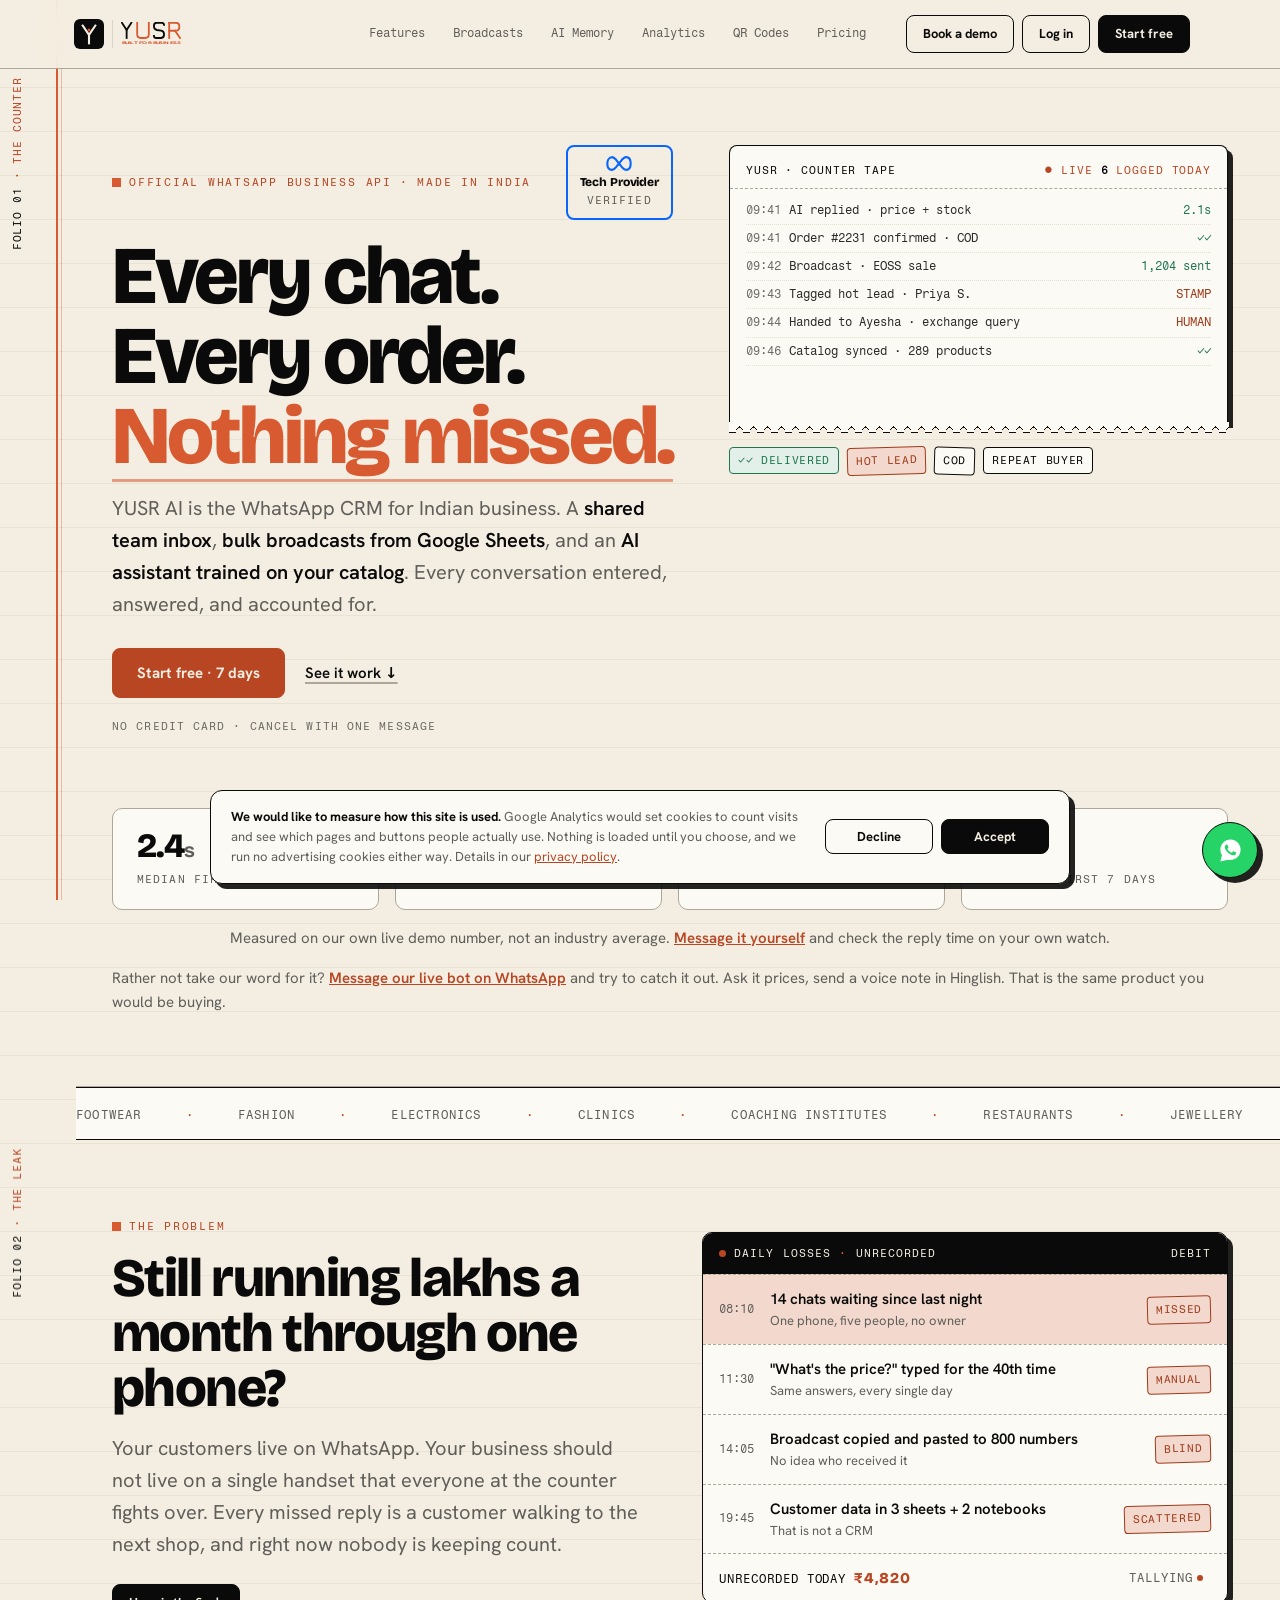
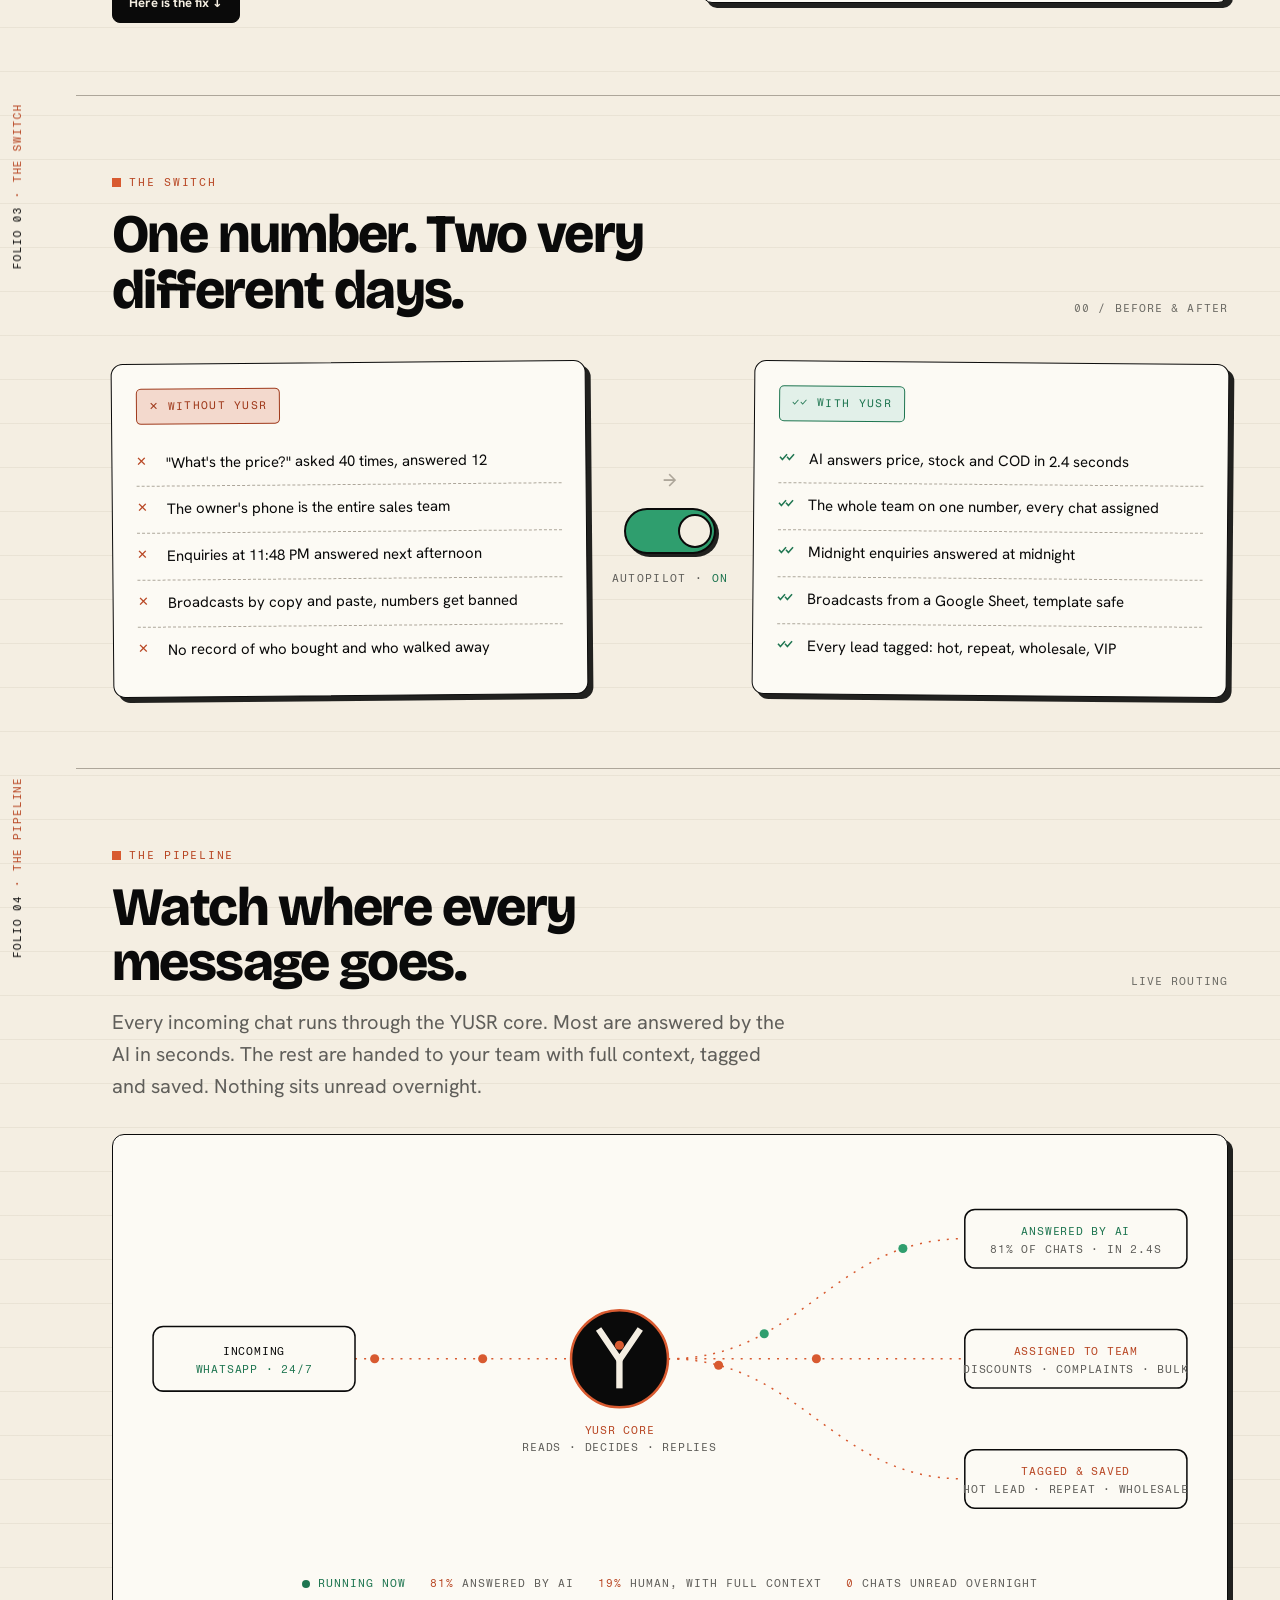
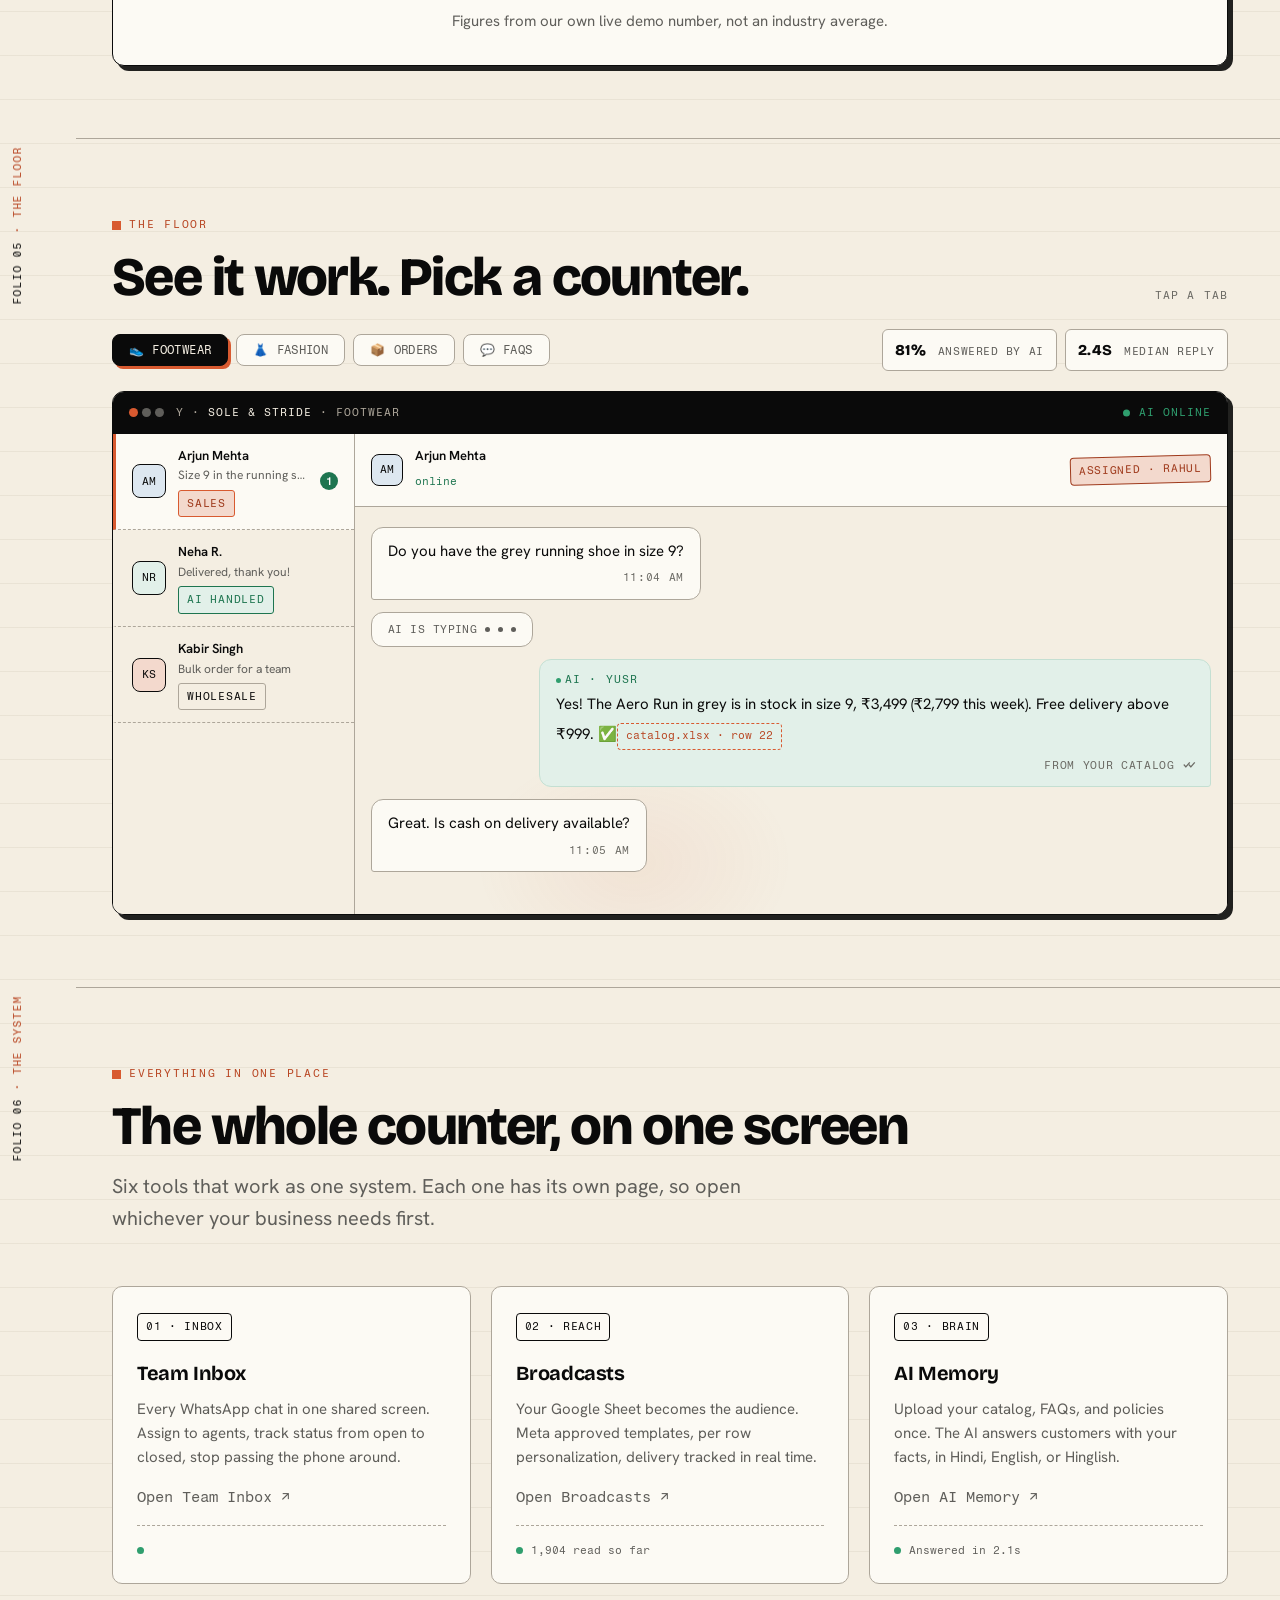
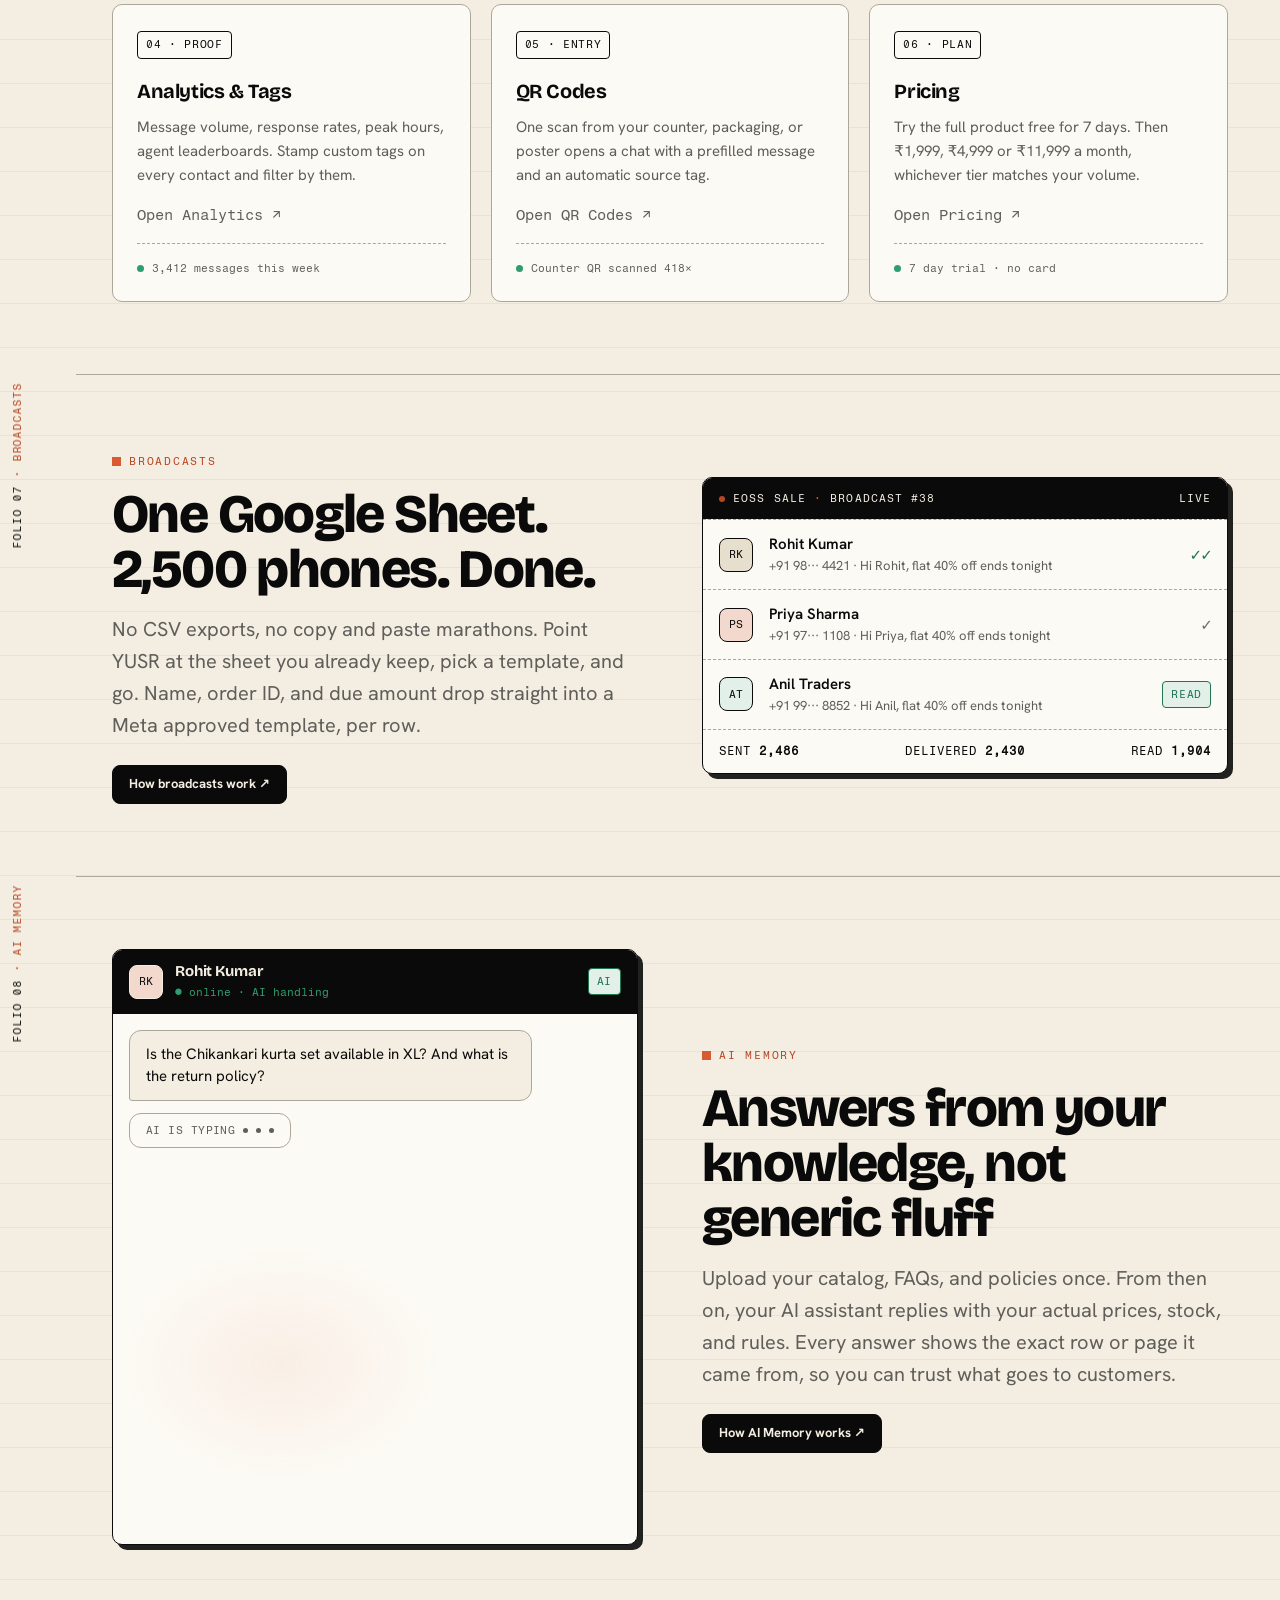
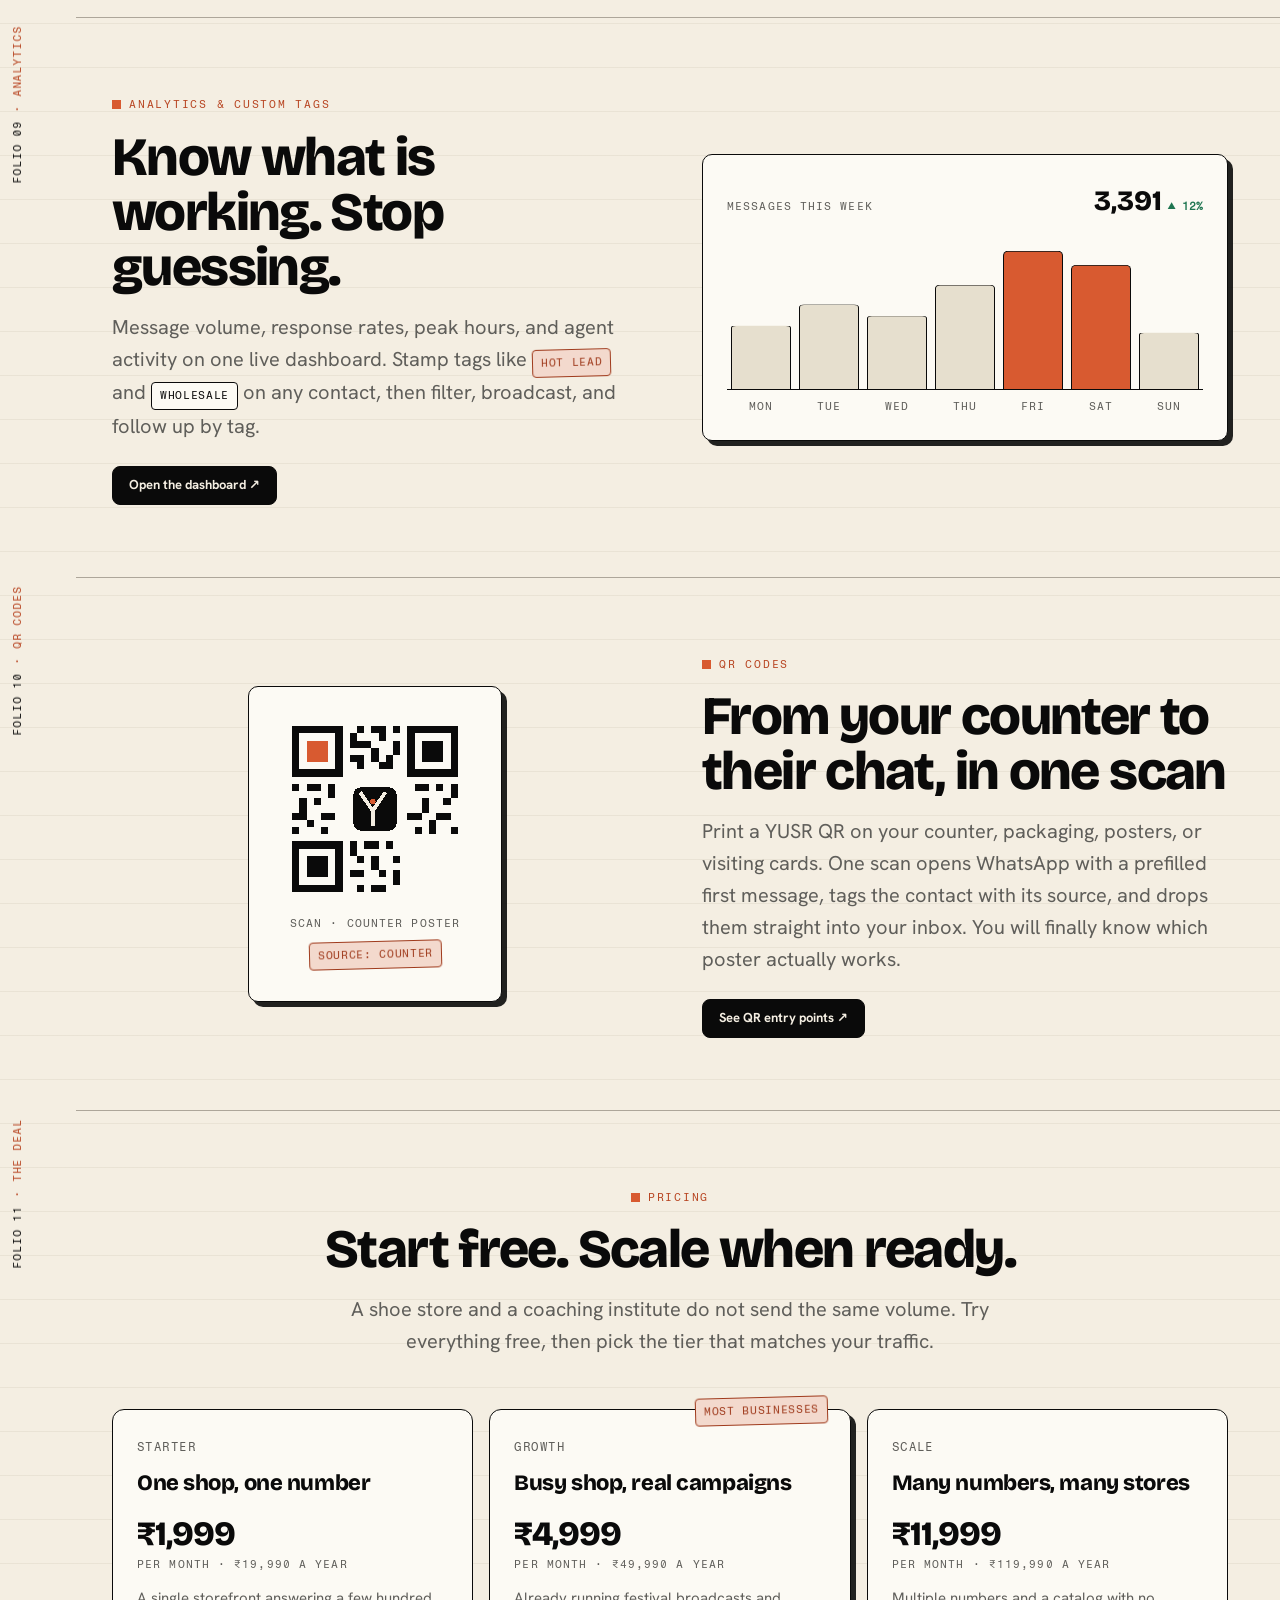
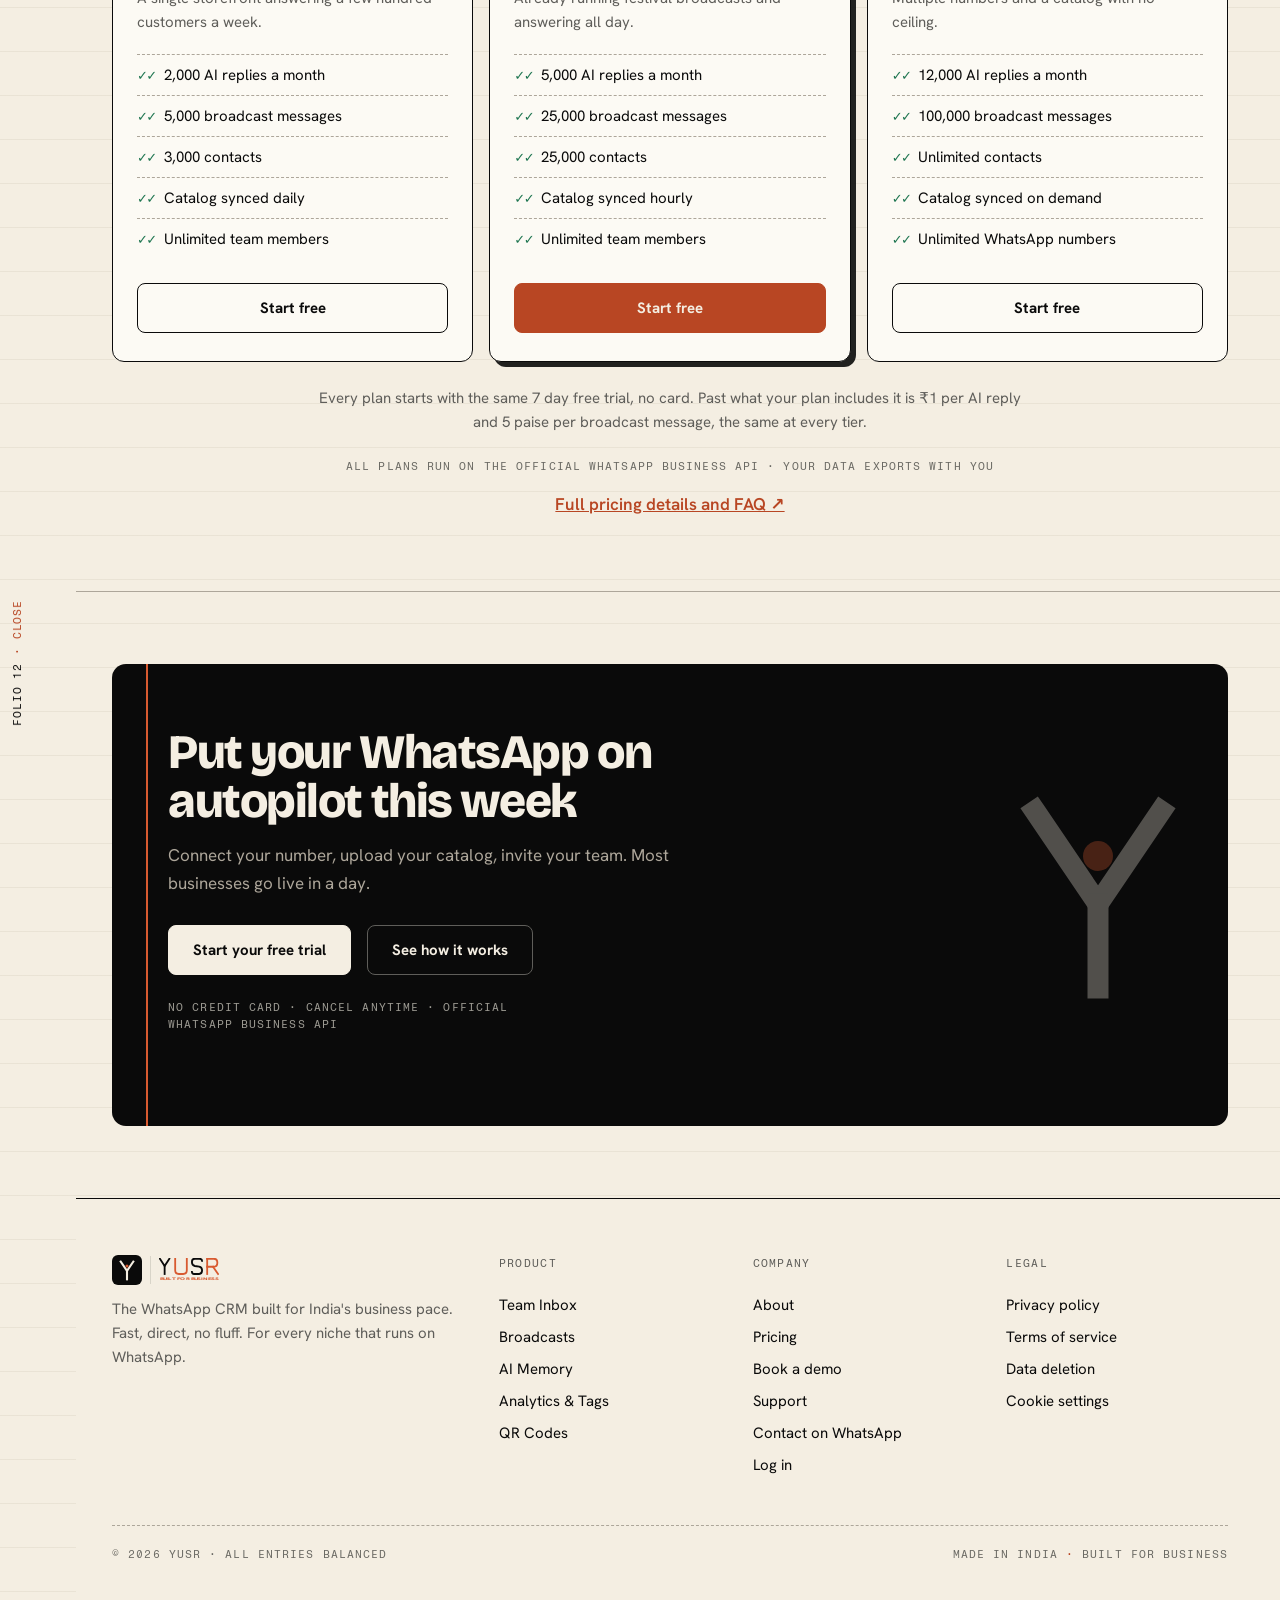
<file: index.html>
<!doctype html>
<html lang="en">
<head>
  <meta charset="UTF-8" />
  <meta name="viewport" content="width=device-width, initial-scale=1.0" />
  <title>YUSR AI · AI WhatsApp Assistants for Businesses</title>
  <meta name="description" content="WhatsApp CRM for Indian business. Shared team inbox, bulk broadcasts from Google Sheets, and an AI assistant trained on your own catalog. Free 7 day trial." />
  <link rel="canonical" href="https://yusr.co.in/" />
  <link rel="alternate" hreflang="en-IN" href="https://yusr.co.in/" />
  <link rel="alternate" hreflang="en" href="https://yusr.co.in/" />
  <link rel="alternate" hreflang="x-default" href="https://yusr.co.in/" />
  <meta property="og:site_name" content="YUSR AI" />
  <meta property="og:type" content="website" />
  <meta property="og:url" content="https://yusr.co.in/" />
  <meta property="og:title" content="YUSR AI · AI WhatsApp Assistants for Businesses" />
  <meta property="og:description" content="YUSR AI is the WhatsApp CRM for Indian business. Team inbox, bulk broadcasts from Google Sheets, and an AI assistant trained on your catalog. Official WhatsApp Business API." />
  <meta property="og:image" content="https://yusr.co.in/og-image.png" />
  <meta property="og:image:width" content="1200" />
  <meta property="og:image:height" content="630" />
  <meta property="og:image:alt" content="YUSR AI. Every chat. Every order. Nothing missed." />
  <meta property="og:locale" content="en_IN" />
  <meta name="twitter:card" content="summary_large_image" />
  <meta name="twitter:title" content="YUSR AI · AI WhatsApp Assistants for Businesses" />
  <meta name="twitter:description" content="YUSR AI is the WhatsApp CRM for Indian business. Team inbox, bulk broadcasts from Google Sheets, and an AI assistant trained on your catalog. Official WhatsApp Business API." />
  <meta name="twitter:image" content="https://yusr.co.in/og-image.png" />
  <meta name="twitter:image:alt" content="YUSR AI. Every chat. Every order. Nothing missed." />
  <script type="application/ld+json">
  {
    "@context": "https://schema.org",
    "@graph": [
      {
        "@type": "Organization",
        "@id": "https://yusr.co.in/#organization",
        "name": "YUSR AI",
        "legalName": "YUSR AI",
        "url": "https://yusr.co.in/",
        "foundingDate": "2026-04",
        "logo": {
          "@type": "ImageObject",
          "url": "https://yusr.co.in/favicon-512.png",
          "width": 512,
          "height": 512
        },
        "description": "YUSR AI is a WhatsApp CRM for Indian business: a shared team inbox, bulk broadcasts from Google Sheets, and an AI assistant trained on your catalog.",
        "founder": {
          "@type": "Person",
          "@id": "https://yusr.co.in/about#founder",
          "name": "Mohd Farhan",
          "jobTitle": "Founder",
          "url": "https://yusr.co.in/about",
          "sameAs": [
            "https://www.linkedin.com/in/mohd-farhan-9f15/"
          ]
        },
        "address": {
          "@type": "PostalAddress",
          "addressLocality": "Bangalore",
          "addressRegion": "Karnataka",
          "addressCountry": "IN"
        },
        "sameAs": [
          "https://www.linkedin.com/company/yusr-co-in/",
          "https://www.instagram.com/yusr.ai_/"
        ],
        "areaServed": {
          "@type": "Country",
          "name": "India"
        },
        "contactPoint": {
          "@type": "ContactPoint",
          "contactType": "sales",
          "telephone": "+919286046420",
          "email": "contact@yusr.co.in",
          "availableLanguage": [
            "en",
            "hi"
          ],
          "areaServed": "IN"
        }
      },
      {
        "@type": "WebSite",
        "@id": "https://yusr.co.in/#website",
        "name": "YUSR AI",
        "url": "https://yusr.co.in/",
        "publisher": {
          "@id": "https://yusr.co.in/#organization"
        },
        "inLanguage": "en-IN"
      },
      {
        "@type": "SoftwareApplication",
        "@id": "https://yusr.co.in/#software",
        "name": "YUSR AI",
        "applicationCategory": "BusinessApplication",
        "applicationSubCategory": "CRM",
        "operatingSystem": "Web",
        "url": "https://yusr.co.in/",
        "publisher": {
          "@id": "https://yusr.co.in/#organization"
        },
        "description": "WhatsApp Business CRM with a shared team inbox, Google Sheets broadcasts, an AI assistant trained on your catalog, analytics and custom tags, and QR entry points.",
        "featureList": [
          "Shared team inbox",
          "Bulk broadcasts from Google Sheets",
          "AI assistant trained on your catalog",
          "Analytics and custom tags",
          "QR entry points"
        ],
        "offers": {
          "@type": "AggregateOffer",
          "priceCurrency": "INR",
          "lowPrice": "1999",
          "highPrice": "11999",
          "offerCount": 3,
          "url": "https://yusr.co.in/pricing",
          "description": "Three plans, billed monthly or yearly. Free for 7 days, no card required. Yearly billing costs ten months instead of twelve.",
          "offers": [
            {
              "@type": "Offer",
              "name": "Starter",
              "price": "1999",
              "priceCurrency": "INR",
              "url": "https://yusr.co.in/pricing",
              "availability": "https://schema.org/InStock",
              "description": "2,000 AI replies a month.",
              "priceSpecification": {
                "@type": "UnitPriceSpecification",
                "price": "1999",
                "priceCurrency": "INR",
                "referenceQuantity": {
                  "@type": "QuantitativeValue",
                  "value": 1,
                  "unitCode": "MON"
                }
              }
            },
            {
              "@type": "Offer",
              "name": "Growth",
              "price": "4999",
              "priceCurrency": "INR",
              "url": "https://yusr.co.in/pricing",
              "availability": "https://schema.org/InStock",
              "description": "5,000 AI replies a month.",
              "priceSpecification": {
                "@type": "UnitPriceSpecification",
                "price": "4999",
                "priceCurrency": "INR",
                "referenceQuantity": {
                  "@type": "QuantitativeValue",
                  "value": 1,
                  "unitCode": "MON"
                }
              }
            },
            {
              "@type": "Offer",
              "name": "Scale",
              "price": "11999",
              "priceCurrency": "INR",
              "url": "https://yusr.co.in/pricing",
              "availability": "https://schema.org/InStock",
              "description": "12,000 AI replies a month.",
              "priceSpecification": {
                "@type": "UnitPriceSpecification",
                "price": "11999",
                "priceCurrency": "INR",
                "referenceQuantity": {
                  "@type": "QuantitativeValue",
                  "value": 1,
                  "unitCode": "MON"
                }
              }
            }
          ]
        }
      }
    ]
  }
  </script>
  <link rel="icon" type="image/svg+xml" href="/favicon.svg" />
  <link rel="icon" href="/favicon.ico" />
  <link rel="icon" type="image/png" sizes="48x48" href="/favicon-48.png" />
  <link rel="icon" type="image/png" sizes="192x192" href="/favicon-192.png" />
  <link rel="icon" type="image/png" sizes="512x512" href="/favicon-512.png" />
  <link rel="apple-touch-icon" href="/favicon-192.png" />
  <meta name="theme-color" content="#0A0A0A" />
  <link rel="preconnect" href="https://fonts.googleapis.com" />
  <link rel="preconnect" href="https://fonts.gstatic.com" crossorigin />
  <link href="https://fonts.googleapis.com/css2?family=Bricolage+Grotesque:opsz,wght@12..96,600;12..96,700;12..96,800&family=Hanken+Grotesk:wght@400;500;600;700;800&family=Fragment+Mono&display=swap" rel="stylesheet" />
  <link rel="stylesheet" href="yusr.css?v=10" />
  <style>
    /* ═══ Homepage additions · Switch · Pipeline · Floor ═══ */
    .adds-head { display:flex; align-items:flex-end; justify-content:space-between; gap:20px; flex-wrap:wrap; margin-bottom:8px; }
    .adds-folio { font-family:var(--font-mono); font-size:11px; letter-spacing:0.1em; text-transform:uppercase; color:var(--stone-2); white-space:nowrap; }

    /* ── THE SWITCH (before / after) ─────────────────────── */
    .switch-grid { display:grid; grid-template-columns:1fr auto 1fr; gap:24px; align-items:stretch; margin-top:44px; }
    .switch-card { background:var(--paper); border:1.5px solid var(--ink); border-radius:12px; padding:24px 24px 24px; position:relative; box-shadow:var(--stamp); transition:opacity .4s ease, box-shadow .3s ease; }
    .switch-card.bad { transform:rotate(-0.5deg); }
    .switch-card.good { transform:rotate(0.5deg); }
    .switch-card .tag { display:inline-flex; align-items:center; gap:8px; font-family:var(--font-mono); font-size: 11px; letter-spacing:0.12em; text-transform:uppercase; padding:8px 12px; border-radius:5px; border:1.5px solid; margin-bottom:16px; }
    .switch-card.bad .tag { color:var(--orange-ink); border-color:var(--orange-ink); background:var(--orange-soft); }
    .switch-card.good .tag { color:var(--green-ink); border-color:var(--green-ink); background:var(--green-soft); }
    .switch-list { list-style:none; display:grid; gap:0; }
    .switch-list li { display:grid; grid-template-columns:22px 1fr; gap:8px; padding:12px 0; border-top:1px dashed var(--bone-2); font-size: 15px; align-items:start; line-height:1.45; }
    .switch-list li:first-child { border-top:none; }
    .switch-card .mk { font-family:var(--font-mono); flex:none; font-size:13px; letter-spacing:-0.08em; }
    .switch-card.bad .mk { color:var(--orange-deep); }
    .switch-card.good .mk { color:var(--green-ink); font-weight:700; }

    .switch-mid { display:flex; flex-direction:column; align-items:center; justify-content:center; gap:16px; min-width:118px; }
    .switch-arrow { font-family:var(--font-mono); color:var(--bone-2); font-size:22px; line-height:1; }
    .toggle { width:92px; height:46px; border-radius:999px; border:2px solid var(--ink); background:var(--green); position:relative; box-shadow:var(--stamp-sm); cursor:pointer; padding:0; transition:background .35s ease; }
    .toggle .knob { position:absolute; top:4px; left:52px; width:34px; height:34px; border-radius:50%; background:var(--sand); border:2px solid var(--ink); transition:left .45s cubic-bezier(.2,.8,.2,1); }
    .toggle.off { background:var(--bone); }
    .toggle.off .knob { left:4px; }
    .mid-lbl { font-family:var(--font-mono); font-size: 11px; letter-spacing:0.12em; text-transform:uppercase; color:var(--stone); text-align:center; }
    .mid-lbl b { color:var(--green-ink); font-weight:400; }
    .switch-block.off .switch-card.good { opacity:.4; box-shadow:none; }
    .switch-block.off .switch-card.bad { box-shadow:6px 6px 0 var(--orange-deep); }
    .switch-block.off .mid-lbl b { color:var(--stone-2); }

    /* ── THE PIPELINE ────────────────────────────────────── */
    .pipe-frame { margin-top:32px; background:var(--paper); border:1.5px solid var(--ink); border-radius:12px; box-shadow:var(--stamp); padding:clamp(16px,3vw,32px); }
    .pipe { width:100%; height:auto; display:block; }
    .pipe .lane { fill:none; stroke:var(--bone-2); stroke-width:1.5; }
    .pipe .lane.hot { stroke:var(--orange); stroke-dasharray:2 7; animation:laneflow 1.4s linear infinite; }
    @keyframes laneflow { to { stroke-dashoffset:-9; } }
    .pipe .node { fill:var(--paper); stroke:var(--ink); stroke-width:1.5; }
    .pipe .node.core { fill:var(--ink); stroke:var(--orange); stroke-width:2.5; }
    .pipe text { font-family:var(--font-mono); fill:var(--stone); font-size: 11px; letter-spacing:0.07em; text-transform:uppercase; }
    .pipe text.hd { fill:var(--ink); }
    .pipe text.or { fill:var(--orange-deep); }
    .pipe text.gr { fill:var(--green-ink); }
    .pipe .dot { fill:var(--orange); }
    .pipe .dot.g { fill:var(--green); }
    .pipe .ring { fill:none; stroke:var(--orange); stroke-width:1.5; opacity:.5; transform-box:fill-box; transform-origin:center; animation:ringpulse 2.4s ease-out infinite; }
    @keyframes ringpulse { from { transform:scale(.55); opacity:.7; } to { transform:scale(1.75); opacity:0; } }
    .pipe-hud { display:flex; flex-wrap:wrap; gap:8px 24px; align-items:center; justify-content:center; margin-top:24px; font-family:var(--font-mono); font-size: 11px; letter-spacing:0.09em; text-transform:uppercase; color:var(--stone); }
    .pipe-hud .live { color:var(--green-ink); display:inline-flex; align-items:center; gap:8px; }
    .pipe-hud .live::before { content:""; width:8px; height:8px; border-radius:50%; background:var(--green-ink); animation:beat 1.8s infinite; }
    @keyframes beat { 0%,100%{opacity:1} 50%{opacity:.3} }
    .pipe-hud b { color:var(--orange-deep); font-weight:400; }

    /* ── THE FLOOR (interactive inbox) ───────────────────── */
    .floor-top { display:flex; align-items:center; justify-content:space-between; gap:16px; flex-wrap:wrap; margin:24px 0 20px; }
    .floor-tabs { display:flex; gap:8px; flex-wrap:wrap; }
    .floor-tab { display:inline-flex; align-items:center; gap:8px; font-family:var(--font-mono); font-size: 12px; letter-spacing:0.03em; text-transform:uppercase; color:var(--stone); background:var(--paper); border:1.5px solid var(--bone-2); border-radius:8px; padding:8px 16px; cursor:pointer; transition:transform .13s ease, box-shadow .13s ease, background .13s, color .13s, border-color .13s; }
    .floor-tab:hover { color:var(--ink); border-color:var(--ink); transform:translate(-1px,-1px); }
    .floor-tab.active { background:var(--ink); color:var(--sand); border-color:var(--ink); box-shadow:3px 3px 0 var(--orange); }
    .floor-stats { display:flex; gap:8px; flex-wrap:wrap; }
    .floor-stat { font-family:var(--font-mono); font-size: 11px; letter-spacing:0.05em; text-transform:uppercase; color:var(--stone); border:1px solid var(--bone-2); background:var(--paper); border-radius:6px; padding:8px 12px; }
    .floor-stat b { font-family:var(--font-display); font-size: 15px; font-weight:800; color:var(--ink); margin-right:4px; }

    .floor-window { background:var(--paper); border:1.5px solid var(--ink); border-radius:12px; box-shadow:var(--stamp); overflow:hidden; }
    .floor-bar { display:flex; align-items:center; gap:12px; padding:12px 16px; background:var(--ink); color:var(--sand); font-family:var(--font-mono); font-size: 11px; letter-spacing:0.09em; text-transform:uppercase; }
    .floor-bar .dots { display:inline-flex; gap:4px; }
    .floor-bar .dots i { width:9px; height:9px; border-radius:50%; background:var(--stone); }
    .floor-bar .dots i.o { background:var(--orange); }
    .floor-bar .ctx { color:var(--bone-2); }
    .floor-bar .ctx b { color:var(--sand); font-weight:400; }
    .floor-bar .rt { margin-left:auto; color:var(--green); display:inline-flex; align-items:center; gap:8px; position:relative; padding-left:16px; }
    .floor-bar .rt::before { content:""; position:absolute; left:0; top:50%; transform:translateY(-50%); width:7px; height:7px; border-radius:50%; background:var(--green); animation:beat 1.8s infinite; }
    .tick { transition:color .3s ease; }
    .tick.tick-sent, .tick.tick-delivered { color:var(--stone-2); }
    .tick.tick-read { color:var(--orange-ink); }
    .floor-body { display:grid; grid-template-columns:242px 1fr; height:480px; }
    .floor-side { border-right:1px solid var(--bone-2); background:var(--sand); }
    .floor-conv { display:flex; gap:12px; align-items:center; padding:12px 16px; border-bottom:1px dashed var(--bone-2); border-left:3px solid transparent;
      cursor:pointer; background:none; width:100%; text-align:left; font:inherit; color:inherit; transition:background .15s ease, border-color .15s ease; }
    .floor-conv:hover:not(.on) { background:rgba(216,90,48,0.06); }
    .floor-conv.on { background:var(--paper); border-left-color:var(--orange); }
    .floor-conv .av { width:34px; height:34px; border-radius:8px; border:1.5px solid var(--ink); display:grid; place-items:center; font-family:var(--font-mono); font-size:11px; color:var(--ink); flex:none; }
    .floor-conv .cm { min-width:0; flex:1; }
    .floor-conv .cm b { display:block; font-size: 13px; font-weight:600; font-family:var(--font-body); }
    .floor-conv .cm span.pv { display:block; font-size:12px; color:var(--stone); white-space:nowrap; overflow:hidden; text-overflow:ellipsis; }
    .floor-conv .ct { font-family:var(--font-mono); font-size: 11px; letter-spacing:0.07em; text-transform:uppercase; padding:4px 8px; border-radius:3px; margin-top:4px; display:inline-block; border:1px solid; }
    .ct.sales { color:var(--orange-ink); border-color:var(--orange); background:var(--orange-soft); }
    .ct.ai { color:var(--green-ink); border-color:var(--green-ink); background:var(--green-soft); }
    .ct.b2b { color:var(--ink); border-color:var(--bone-2); background:var(--sand); }
    .ct.sup { color:#2A6FA8; border-color:#9CC4E0; background:#E7F0F8; }
    .floor-conv .un { flex:none; min-width:18px; height:18px; padding:0 4px; border-radius:999px; background:var(--green-ink); color:#fff; font-size: 11px; font-weight:700; display:grid; place-items:center; }
    .floor-thread { display:flex; flex-direction:column; background:var(--sand); }
    .thread-variant { display:none; flex-direction:column; flex:1; min-height:0; }
    .thread-variant.on { display:flex; }
    .thread-variant.on .floor-thread-head { animation:threadSwap .32s ease both; }
    .thread-variant.on .floor-msgs { animation:threadSwap .32s ease both; }
    @keyframes threadSwap { from { opacity:0; transform:translateY(5px); } to { opacity:1; transform:none; } }
    .floor-thread-head { display:flex; align-items:center; gap:12px; padding:12px 16px; border-bottom:1px solid var(--bone-2); background:var(--paper); }
    .floor-thread-head .nm b { display:block; font-size: 13px; font-weight:600; }
    .floor-thread-head .nm span { font-family:var(--font-mono); font-size: 11px; color:var(--green-ink); }
    .floor-thread-head .av { width:32px; height:32px; border-radius:8px; border:1.5px solid var(--ink); display:grid; place-items:center; font-family:var(--font-mono); font-size:11px; flex:none; }
    .floor-msgs { flex:1; display:flex; flex-direction:column; gap:12px; padding:20px 16px; min-height:0; overflow-y:auto; }
    .fmsg { max-width:80%; padding:12px 16px; border-radius:12px; font-size: 15px; line-height:1.5; border:1px solid var(--bone-2); }
    .fmsg.in { align-self:flex-start; background:var(--paper); border-bottom-left-radius:3px; }
    .fmsg.out { align-self:flex-end; background:var(--green-soft); border-color:#C4DFD2; border-bottom-right-radius:3px; }
    .fmsg .who { display:block; font-family:var(--font-mono); font-size: 11px; letter-spacing:0.1em; text-transform:uppercase; color:var(--green-ink); margin-bottom:4px; }
    .fmsg .who::before { content:""; display:inline-block; width:5px; height:5px; border-radius:50%; background:var(--green); margin-right:4px; vertical-align:middle; }
    .fmsg .src { display:inline-block; font-family:var(--font-mono); font-size: 11px; color:var(--orange-deep); border:1px dashed var(--orange); border-radius:4px; padding:4px 8px; margin-top:8px; }
    .fmsg .mt { display:flex; justify-content:flex-end; gap:8px; font-family:var(--font-mono); font-size: 11px; color:var(--stone-2); text-transform:uppercase; letter-spacing:0.06em; margin-top:8px; }
    .floor-input { display:flex; gap:8px; padding:12px 16px; border-top:1px solid var(--bone-2); background:var(--paper); }
    .floor-input .fld { flex:1; border:1.5px solid var(--bone-2); border-radius:8px; padding:8px 16px; font-family:var(--font-mono); font-size: 12px; color:var(--stone-2); background:var(--sand); }
    .floor-input .snd { width:40px; height:40px; border-radius:8px; background:var(--ink); color:var(--sand); display:grid; place-items:center; border:1.5px solid var(--ink); flex:none; }
    .floor-panel { display:none; }
    .floor-panel.active { display:block; animation:floorIn .4s ease both; }
    @keyframes floorIn { from { opacity:0; transform:translateY(8px); } to { opacity:1; transform:none; } }

    @media (max-width:900px){
      .switch-grid { grid-template-columns:1fr; gap:20px; }
      .switch-card.bad, .switch-card.good { transform:none; }
      .switch-card { padding:16px 20px 20px; }
      .switch-list li { padding:8px 0; }
      .switch-mid { flex-direction:row; gap:16px; min-width:0; padding:4px 0; }
      .switch-arrow { transform:rotate(90deg); }
    }
    @media (max-width:640px){
      /* The sidebar is gone below this width, so the remaining single
         thread pane doesn't need the fixed 480px box that was sized for
         a two-column desktop layout — height:auto lets it size to
         whatever the actual conversation is, so it reads as a compact
         preview instead of an oversized app screenshot. This also drops
         the nested scrollbar .floor-msgs used to need inside a fixed
         box: on a phone, one long conversation is better read by
         scrolling the page than by scrolling a box inside the page. */
      .floor-body { grid-template-columns:1fr; height:auto; }
      .floor-side { display:none; }
      .floor-top { flex-direction:column; align-items:flex-start; }
      .floor-msgs { overflow-y:visible; }
      /* The three window-chrome dots are a desktop flourish (mimicking
         a browser titlebar); the business name next to them already
         carries the real information. */
      .floor-bar .dots { display:none; }
    }
    @media (prefers-reduced-motion: reduce){
      .pipe .lane.hot, .pipe .ring, .pipe-hud .live::before, .floor-panel.active { animation:none; }
    }

    /* ── heading line-hold (keep two words together) ─────── */
    .keep { white-space:nowrap; }

    /* ── live "recording" dot, reused by Problem + Broadcasts ─ */
    .rec-dot { display:inline-block; width:7px; height:7px; border-radius:50%; background:var(--orange-deep); margin-right:8px; animation:recblink 1.4s infinite; vertical-align:middle; }
    .rec-dot.sm { width:6px; height:6px; }
    @keyframes recblink { 0%,100%{opacity:1} 50%{opacity:.22} }

    /* ── THE LEAK (problem ledger) · dynamic reveal + live meter ─ */
    .ledger-row[data-row] { opacity:0; transform:translateX(10px); transition:opacity .5s ease, transform .5s ease, background .3s ease; }
    .ledger.in-view .ledger-row[data-row] { opacity:1; transform:none; }
    .ledger-row[data-row].flag { background:var(--orange-soft); }
    .ledger-meter b { font-family:var(--font-display); font-weight:800; color:var(--orange-deep); font-size:15px; }
    .meter-live { color:var(--stone); display:inline-flex; align-items:center; gap:4px; }
    .meter-wrap { position:relative; display:inline-flex; align-items:baseline; gap:8px; }
    .meter-pop { position:absolute; left:100%; top:-4px; margin-left:8px; font-style:normal; font-weight:700;
      font-family:var(--font-mono); font-size: 11px; color:var(--green-ink);
      opacity:0; transform:translateY(0) scale(0.9); white-space:nowrap; pointer-events:none; }
    .meter-pop.pop { animation:meterPop 1.1s ease-out forwards; }
    @keyframes meterPop {
      0% { opacity:0; transform:translateY(4px) scale(0.85); }
      18% { opacity:1; transform:translateY(-2px) scale(1); }
      100% { opacity:0; transform:translateY(-20px) scale(1); }
    }

    /* ── shared typing indicator + message reveal (Floor + Memory) ─ */
    .fmsg, .bubble { opacity:0; transform:translateY(10px); transition:opacity .45s ease, transform .45s ease; position:relative; z-index:1; }
    .fmsg.show, .bubble.show { opacity:1; transform:none; }
    .ftyping { display:inline-flex; visibility:hidden; opacity:0; align-self:flex-start; align-items:center; gap:8px; padding:8px 16px; border-radius:12px; background:var(--paper); border:1px solid var(--bone-2); position:relative; z-index:1; transition:opacity .2s ease, visibility .2s; }
    .ftyping.show { visibility:visible; opacity:1; }
    .ftyping::before { content:"AI is typing"; font-family:var(--font-mono); font-size: 11px; letter-spacing:0.04em; text-transform:uppercase; color:var(--stone); }
    .ftyping i { width:5px; height:5px; border-radius:50%; background:var(--stone); animation:ftbounce 1s infinite; }
    .ftyping i:nth-child(2){ animation-delay:.15s; } .ftyping i:nth-child(3){ animation-delay:.3s; }
    @keyframes ftbounce { 0%,100%{ transform:translateY(0); opacity:.4; } 50%{ transform:translateY(-4px); opacity:1; } }

    /* an always-on ambient pulse, so the message area never reads as dead/static */
    .floor-msgs, .chat-body { position:relative; }
    .floor-msgs::before, .chat-body::before {
      content:""; position:absolute; inset:0; z-index:0; pointer-events:none;
      background: radial-gradient(220px 160px at 32% 66%, rgba(216,90,48,0.07), transparent 72%);
      animation: msgsBreathe 4.4s ease-in-out infinite;
    }
    @keyframes msgsBreathe {
      0%,100% { opacity:.5; transform:scale(1); }
      50% { opacity:1; transform:scale(1.08); }
    }

    /* ── Broadcasts ledger · live status cycling ─────────── */
    .b-status { display:inline-flex; min-width:64px; justify-content:flex-end; }

    /* ── Features grid · live status line + cursor spotlight ─ */
    .card.lift { position:relative; overflow:hidden; }
    .card.lift::before { content:""; position:absolute; inset:0; pointer-events:none; opacity:0; transition:opacity .3s ease; z-index:0;
      background:radial-gradient(260px circle at var(--mx,50%) var(--my,50%), rgba(216,90,48,0.11), transparent 62%); }
    .card.lift:hover::before { opacity:1; }
    .card.lift > * { position:relative; z-index:1; }
    /* .card-live itself lives in yusr.css (shared, site-wide) — this
       page-local copy was a byte-for-byte duplicate left behind after
       the JS side of the same cleanup, and it was winning the cascade
       over yusr.css's mobile @media override purely by appearing later
       in the document at equal specificity. */

    @media (prefers-reduced-motion: reduce){
      .fmsg, .bubble { opacity:1; transform:none; }
      .ledger-row[data-row] { opacity:1; transform:none; }
      .rec-dot, .card-live .cdot, .ftyping i { animation:none; }
    }
  </style>
  <link rel="stylesheet" href="yusr-mobile.css?v=10" />
  <script defer src="yusr.js?v=10"></script>
</head>
<body>
<a class="skip-link" href="#main">Skip to main content</a>
<div class="margin-rule" aria-hidden="true"></div>

<header class="nav">
  <div class="nav-inner">
    <a class="logo" href="/">
      <svg width="30" height="30" viewBox="0 0 200 200" aria-hidden="true"><rect width="200" height="200" rx="40" fill="#0A0A0A"/><g transform="translate(58,44)"><path d="M0 0 L42 62 L84 0" stroke="#F4EEE2" stroke-width="14" fill="none" stroke-linecap="square" stroke-linejoin="miter"/><line x1="42" y1="62" x2="42" y2="118" stroke="#F4EEE2" stroke-width="14" stroke-linecap="square"/><circle cx="42" cy="30" r="10" fill="#D85A30"/></g></svg>
     <span style="display:inline-block;width:1px;height:28px;background:#D8D4C8;" aria-hidden="true"></span><svg width="60" height="24" viewBox="0 0 164 66" role="img" aria-label="YUSR, built for business"><g transform="translate(2,2)" stroke-width="5" fill="none" stroke-linecap="square" stroke-linejoin="miter"><g stroke="#0A0A0A"><path d="M 0 0 L 13 20 L 26 0"/><line x1="13" y1="20" x2="13" y2="42"/></g><g stroke="#D85A30"><path d="M 42 0 L 42 32 Q 42 42 52 42 L 64 42 Q 74 42 74 32 L 74 0"/></g><g stroke="#0A0A0A"><path d="M 116 6 Q 116 0 108 0 L 96 0 Q 88 0 88 9 Q 88 18 96 20 L 108 22 Q 116 24 116 32 Q 116 42 108 42 L 94 42 Q 88 42 88 36"/></g><g stroke="#D85A30"><line x1="130" y1="0" x2="130" y2="42"/><path d="M 130 0 L 148 0 Q 158 0 158 11 Q 158 22 148 22 L 130 22"/><line x1="146" y1="22" x2="160" y2="42"/></g></g><text x="2" y="60" font-family="'Hanken Grotesk',Arial,sans-serif" font-size="10" font-weight="800" fill="#D85A30" textLength="160" lengthAdjust="spacingAndGlyphs">BUILT FOR BUSINESS</text></svg>
    </a>
    <nav class="nav-links" aria-label="Main">
      <a href="/features">Features</a>
      <a href="/broadcasts">Broadcasts</a>
      <a href="/memory">AI Memory</a>
      <a href="/analytics">Analytics</a>
      <a href="/qr">QR Codes</a>
      <a href="/pricing">Pricing</a>
      <a class="nav-mobile-only" href="/book-demo">Book a demo</a>
      <a class="nav-mobile-only" href="https://app.yusr.co.in" data-cta="nav-login-mobile">Log in</a>
    </nav>
    <div class="nav-cta">
      <a class="btn btn-ghost btn-sm" href="/book-demo">Book a demo</a>
      <a class="btn btn-ghost btn-sm" href="https://app.yusr.co.in" data-cta="nav-login">Log in</a>
      <a class="btn btn-ink btn-sm" href="https://app.yusr.co.in/signup">Start free</a>
      <button class="nav-burger" aria-label="Menu" aria-expanded="false">≡</button>
    </div>
  </div>
</header>

<div class="page">
<main id="main">

<!-- ═══ HERO ═══ -->
<section id="top">
  <span class="folio" aria-hidden="true"><b>FOLIO 01</b> · THE COUNTER</span>
  <div class="wrap">
    <div class="split" style="align-items:start; gap:56px;">
      <div>
        <div class="hero-cred">
          <span class="eyebrow" style="margin-bottom:0;">Official WhatsApp Business API<span class="eb-tail"> · Made in India</span></span>
          <div class="cred-badges">
            <div class="meta-badge" role="img" aria-label="Meta Tech Provider, verified">
              <svg width="26" height="17" viewBox="0 0 48 32" aria-hidden="true"><path d="M12 4 C4 4 2 12 2 16 C2 24 6 28 11 28 C16 28 19 22 24 16 C29 10 32 4 37 4 C42 4 46 8 46 16 C46 24 42 28 37 28 C32 28 29 22 24 16 C19 10 16 4 11 4 Z" fill="none" stroke="#0866FF" stroke-width="4"/></svg>
              <span class="mb-name">Tech Provider</span>
              <span class="mb-verified">Verified</span>
            </div>
            <span class="made-in-india">Made in India</span>
          </div>
        </div>
        <h1 class="display">Every chat.<br>Every order.<br><span class="u">Nothing missed.</span></h1>
        <p class="lede">YUSR AI is the WhatsApp CRM for Indian business. A <b>shared team inbox</b>, <b>bulk broadcasts from Google Sheets</b>, and an <b>AI assistant trained on your catalog</b>. Every conversation entered, answered, and accounted for.</p>
        <div class="hero-actions">
          <a class="btn btn-orange" href="https://app.yusr.co.in/signup">Start free · 7 days</a>
          <a class="hero-alt" href="#features">See it work ↓</a>
        </div>
        <p style="font-family:var(--font-mono); font-size:11px; letter-spacing:0.1em; text-transform:uppercase; color:var(--stone-2); margin-top:20px;">No credit card · Cancel with one message</p>
      </div>
      <div class="visual rv">
        <div class="tape" role="img" aria-label="A live feed of WhatsApp business events, printed like a receipt">
          <div class="tape-head"><span>YUSR · Counter tape</span><b>● LIVE <span data-tape-count>0</span> logged today</b></div>
          <div class="tape-lines" data-tape></div>
        </div>
        <div style="display:flex; gap:8px; margin-top:24px; flex-wrap:wrap;">
          <span class="chip green">✓✓ delivered</span>
          <span class="chip orange">hot lead</span>
          <span class="chip tilt">cod</span>
          <span class="chip">repeat buyer</span>
        </div>
      </div>
    </div>

    <div class="stat-row rv" style="margin-top:72px;">
      <div class="stat"><div class="num"><span data-count="2.4">0</span><small>s</small></div><div class="lbl">Median first reply</div></div>
      <div class="stat"><div class="num"><span data-count="81">0</span><small>%</small></div><div class="lbl">Answered by AI</div></div>
      <div class="stat"><div class="num"><span data-count="2500">0</span><small>+</small></div><div class="lbl">Broadcasts in minutes</div></div>
      <div class="stat"><div class="num">₹0</div><div class="lbl">For your first 7 days</div></div>
    </div>
    <p class="rv stat-note">Measured on our own live demo number, not an industry average. <a href="https://wa.me/919286046420?text=Hi%2C%20I%20want%20to%20try%20the%20live%20demo" target="_blank" rel="noopener" data-cta="stats-live-demo" style="color:var(--orange-deep); font-weight:600;">Message it yourself</a> and check the reply time on your own watch.</p>
    <p class="hero-try">Rather not take our word for it? <a href="https://wa.me/919286046420?text=Hi%2C%20I%20want%20to%20try%20the%20live%20demo" target="_blank" rel="noopener" data-cta="hero-live-demo" style="color:var(--orange-deep); font-weight:600;">Message our live bot on WhatsApp</a> and try to catch it out. Ask it prices, send a voice note in Hinglish. That is the same product you would be buying.</p>
  </div>
</section>

<!-- ═══ MARQUEE ═══ -->
<div class="marquee" aria-hidden="true">
  <div class="marquee-track">
    <span>Footwear</span><span class="o">·</span><span>Fashion</span><span class="o">·</span><span>Electronics</span><span class="o">·</span><span>Clinics</span><span class="o">·</span><span>Coaching institutes</span><span class="o">·</span><span>Restaurants</span><span class="o">·</span><span>Jewellery</span><span class="o">·</span><span>Logistics</span><span class="o">·</span>
    <span>Footwear</span><span class="o">·</span><span>Fashion</span><span class="o">·</span><span>Electronics</span><span class="o">·</span><span>Clinics</span><span class="o">·</span><span>Coaching institutes</span><span class="o">·</span><span>Restaurants</span><span class="o">·</span><span>Jewellery</span><span class="o">·</span><span>Logistics</span><span class="o">·</span>
  </div>
</div>

<!-- ═══ PROBLEM ═══ -->
<section id="problem">
  <span class="folio" aria-hidden="true"><b>FOLIO 02</b> · THE LEAK</span>
  <div class="wrap">
    <div class="split">
      <div class="rv">
        <span class="eyebrow">The problem</span>
        <h2 class="sec">Still running lakhs a month through one phone?</h2>
        <p class="lede">Your customers live on WhatsApp. Your business should not live on a single handset that everyone at the counter fights over. Every missed reply is a customer walking to the next shop, and right now nobody is keeping count.</p>
        <div class="sec-actions">
          <a class="btn btn-ink btn-sm" href="#features">Here is the fix ↓</a>
        </div>
      </div>
      <div class="visual rv">
        <div class="ledger" role="img" aria-label="Daily losses that go unrecorded, tallying live">
          <div class="ledger-head"><span><i class="rec-dot" aria-hidden="true"></i>Daily losses <span class="dot">·</span> unrecorded</span><span>DEBIT</span></div>
          <div class="ledger-row" data-row style="transition-delay:.05s"><span class="mono">08:10</span><div class="grow"><div class="name">14 chats waiting since last night</div><div class="sub">One phone, five people, no owner</div></div><span class="chip orange">missed</span></div>
          <div class="ledger-row" data-row style="transition-delay:.18s"><span class="mono">11:30</span><div class="grow"><div class="name">"What's the price?" typed for the 40th time</div><div class="sub">Same answers, every single day</div></div><span class="chip orange">manual</span></div>
          <div class="ledger-row" data-row style="transition-delay:.31s"><span class="mono">14:05</span><div class="grow"><div class="name">Broadcast copied and pasted to 800 numbers</div><div class="sub">No idea who received it</div></div><span class="chip orange">blind</span></div>
          <div class="ledger-row" data-row style="transition-delay:.44s"><span class="mono">19:45</span><div class="grow"><div class="name">Customer data in 3 sheets + 2 notebooks</div><div class="sub">That is not a CRM</div></div><span class="chip orange">scattered</span></div>
          <div class="ledger-row ledger-meter" style="justify-content:space-between; font-family:var(--font-mono); font-size:12px; text-transform:uppercase; letter-spacing:0.08em;">
            <span class="meter-wrap">Unrecorded today <b data-meter>₹0</b><i class="meter-pop" data-meter-pop aria-hidden="true"></i></span>
            <span class="meter-live">tallying <i class="rec-dot sm" aria-hidden="true"></i></span>
          </div>
        </div>
      </div>
    </div>
  </div>
</section>

<!-- ═══ THE SWITCH (before / after) ═══ -->
<section id="switch">
  <span class="folio" aria-hidden="true"><b>FOLIO 03</b> · THE SWITCH</span>
  <div class="wrap">
    <div class="adds-head rv">
      <div>
        <span class="eyebrow">The switch</span>
        <h2 class="sec">One number. Two very <span class="keep">different days.</span></h2>
      </div>
      <span class="adds-folio">00 / Before &amp; after</span>
    </div>
    <div class="switch-block rv">
      <div class="switch-grid">
        <div class="switch-card bad">
          <span class="tag">✕ Without YUSR</span>
          <ul class="switch-list">
            <li><span class="mk">✕</span><span>"What's the price?" asked 40 times, answered 12</span></li>
            <li><span class="mk">✕</span><span>The owner's phone is the entire sales team</span></li>
            <li><span class="mk">✕</span><span>Enquiries at 11:48 PM answered next afternoon</span></li>
            <li><span class="mk">✕</span><span>Broadcasts by copy and paste, numbers get banned</span></li>
            <li><span class="mk">✕</span><span>No record of who bought and who walked away</span></li>
          </ul>
        </div>
        <div class="switch-mid">
          <span class="switch-arrow" aria-hidden="true">→</span>
          <button class="toggle" data-toggle role="switch" aria-checked="true" aria-label="Autopilot toggle"><span class="knob"></span></button>
          <span class="mid-lbl">Autopilot · <b class="tg-state">ON</b></span>
        </div>
        <div class="switch-card good">
          <span class="tag">✓✓ With YUSR</span>
          <ul class="switch-list">
            <li><span class="mk">✓✓</span><span>AI answers price, stock and COD in 2.4 seconds</span></li>
            <li><span class="mk">✓✓</span><span>The whole team on one number, every chat assigned</span></li>
            <li><span class="mk">✓✓</span><span>Midnight enquiries answered at midnight</span></li>
            <li><span class="mk">✓✓</span><span>Broadcasts from a Google Sheet, template safe</span></li>
            <li><span class="mk">✓✓</span><span>Every lead tagged: hot, repeat, wholesale, VIP</span></li>
          </ul>
        </div>
      </div>
    </div>
  </div>
</section>

<!-- ═══ THE PIPELINE ═══ -->
<section id="pipeline">
  <span class="folio" aria-hidden="true"><b>FOLIO 04</b> · THE PIPELINE</span>
  <div class="wrap">
    <div class="adds-head rv">
      <div>
        <span class="eyebrow">The pipeline</span>
        <h2 class="sec">Watch where every <span class="keep">message goes.</span></h2>
      </div>
      <span class="adds-folio">Live routing</span>
    </div>
    <p class="lede rv">Every incoming chat runs through the YUSR core. Most are answered by the AI in seconds. The rest are handed to your team with full context, tagged and saved. Nothing sits unread overnight.</p>
    <div class="pipe-frame rv">
      <svg class="pipe" viewBox="0 0 1040 380" role="img" aria-label="Diagram: incoming WhatsApp messages flow through the YUSR core and are answered by AI, assigned to the team, or tagged and saved.">
        <defs>
          <path id="pin" d="M208,190 L422,190"/>
          <path id="pa" d="M518,190 C650,190 680,71 812,71"/>
          <path id="pb" d="M518,190 L812,190"/>
          <path id="pc" d="M518,190 C650,190 680,309 812,309"/>
        </defs>
        <use href="#pin" class="lane hot"/>
        <use href="#pa" class="lane hot"/>
        <use href="#pb" class="lane hot"/>
        <use href="#pc" class="lane hot"/>

        <rect class="node" x="8" y="158" width="200" height="64" rx="10"/>
        <text class="hd" x="108" y="186" text-anchor="middle">Incoming</text>
        <text class="gr" x="108" y="204" text-anchor="middle">WhatsApp · 24/7</text>

        <circle class="ring" cx="470" cy="190" r="48"/>
        <circle class="node core" cx="470" cy="190" r="48"/>
        <g transform="translate(451,163) scale(0.45)">
          <path d="M0 0 L42 62 L84 0" stroke="#F4EEE2" stroke-width="14" fill="none" stroke-linecap="square" stroke-linejoin="miter"/>
          <line x1="42" y1="62" x2="42" y2="118" stroke="#F4EEE2" stroke-width="14" stroke-linecap="square"/>
          <circle cx="42" cy="30" r="10" fill="#D85A30"/>
        </g>
        <text class="or" x="470" y="264" text-anchor="middle">YUSR core</text>
        <text x="470" y="281" text-anchor="middle">reads · decides · replies</text>

        <rect class="node" x="812" y="42" width="220" height="58" rx="10"/>
        <text class="gr" x="922" y="67" text-anchor="middle">Answered by AI</text>
        <text x="922" y="85" text-anchor="middle">81% of chats · in 2.4s</text>

        <rect class="node" x="812" y="161" width="220" height="58" rx="10"/>
        <text class="or" x="922" y="186" text-anchor="middle">Assigned to team</text>
        <text x="922" y="204" text-anchor="middle">discounts · complaints · bulk</text>

        <rect class="node" x="812" y="280" width="220" height="58" rx="10"/>
        <text class="or" x="922" y="305" text-anchor="middle">Tagged &amp; saved</text>
        <text x="922" y="323" text-anchor="middle">hot lead · repeat · wholesale</text>

        <circle class="dot" r="4.5"><animateMotion dur="2.2s" repeatCount="indefinite"><mpath href="#pin"/></animateMotion></circle>
        <circle class="dot" r="4.5"><animateMotion dur="2.2s" begin="1.1s" repeatCount="indefinite"><mpath href="#pin"/></animateMotion></circle>
        <circle class="dot g" r="4.5"><animateMotion dur="2.6s" begin="0.3s" repeatCount="indefinite"><mpath href="#pa"/></animateMotion></circle>
        <circle class="dot g" r="4.5"><animateMotion dur="2.6s" begin="1.6s" repeatCount="indefinite"><mpath href="#pa"/></animateMotion></circle>
        <circle class="dot" r="4.5"><animateMotion dur="3s" begin="0.9s" repeatCount="indefinite"><mpath href="#pb"/></animateMotion></circle>
        <circle class="dot" r="4.5"><animateMotion dur="3.2s" begin="1.9s" repeatCount="indefinite"><mpath href="#pc"/></animateMotion></circle>
      </svg>
      <div class="pipe-mobile">
        <div class="steps">
          <div class="step"><div><h3>Incoming</h3><p>WhatsApp, 24/7.</p></div></div>
          <div class="step"><div><h3>YUSR core</h3><p>Reads, decides, replies.</p></div></div>
          <div class="step"><div><h3>Answered by AI</h3><p>81% of chats, in 2.4s.</p></div></div>
          <div class="step"><div><h3>Assigned to team</h3><p>Discounts, complaints, bulk.</p></div></div>
          <div class="step"><div><h3>Tagged &amp; saved</h3><p>Hot lead, repeat, wholesale.</p></div></div>
        </div>
      </div>
      <div class="pipe-hud">
        <span class="live">Running now</span>
        <span><b>81%</b> answered by AI</span>
        <span><b>19%</b> human, with full context</span>
        <span><b>0</b> chats unread overnight</span>
      </div>
      <p class="stat-note">Figures from our own live demo number, not an industry average.</p>
    </div>
  </div>
</section>

<!-- ═══ THE FLOOR (interactive inbox) ═══ -->
<section id="floor">
  <span class="folio" aria-hidden="true"><b>FOLIO 05</b> · THE FLOOR</span>
  <div class="wrap">
    <div class="adds-head rv">
      <div>
        <span class="eyebrow">The floor</span>
        <h2 class="sec">See it work. Pick a counter.</h2>
      </div>
      <span class="adds-folio">Tap a tab</span>
    </div>
    <div class="floor-top rv">
      <div class="floor-tabs" role="tablist" aria-label="Conversation type">
        <button class="floor-tab active" data-floor="footwear" role="tab" id="floortab-footwear" aria-controls="floorpanel-footwear" aria-selected="true" tabindex="0"><span aria-hidden="true">👟</span> Footwear</button>
        <button class="floor-tab" data-floor="fashion" role="tab" id="floortab-fashion" aria-controls="floorpanel-fashion" aria-selected="false" tabindex="-1"><span aria-hidden="true">👗</span> Fashion</button>
        <button class="floor-tab" data-floor="orders" role="tab" id="floortab-orders" aria-controls="floorpanel-orders" aria-selected="false" tabindex="-1"><span aria-hidden="true">📦</span> Orders</button>
        <button class="floor-tab" data-floor="faqs" role="tab" id="floortab-faqs" aria-controls="floorpanel-faqs" aria-selected="false" tabindex="-1"><span aria-hidden="true">💬</span> FAQs</button>
      </div>
      <div class="floor-stats">
        <span class="floor-stat"><b>81%</b> answered by AI</span>
        <span class="floor-stat"><b>2.4s</b> median reply</span>
      </div>
    </div>

    <div class="floor-stage rv">
      <!-- FOOTWEAR -->
      <div class="floor-panel active" data-floor="footwear" role="tabpanel" id="floorpanel-footwear" aria-labelledby="floortab-footwear">
        <div class="floor-window">
          <div class="floor-bar">
            <span class="dots"><i class="o"></i><i></i><i></i></span>
            <span class="ctx">Y · <b>Sole &amp; Stride</b> · Footwear</span>
            <span class="rt">AI online</span>
          </div>
          <div class="floor-body">
            <aside class="floor-side">
              <div class="floor-conv on" data-contact="0" role="button" tabindex="0">
                <span class="av" style="background:#DDE7F0;">AM</span>
                <div class="cm"><b>Arjun Mehta</b><span class="pv">Size 9 in the running shoe?</span><span class="ct sales">Sales</span></div>
                <span class="un">1</span>
              </div>
              <div class="floor-conv" data-contact="1" role="button" tabindex="0">
                <span class="av" style="background:#E2F0E9;">NR</span>
                <div class="cm"><b>Neha R.</b><span class="pv">Delivered, thank you!</span><span class="ct ai">AI handled</span></div>
              </div>
              <div class="floor-conv" data-contact="2" role="button" tabindex="0">
                <span class="av" style="background:#F3D9CD;">KS</span>
                <div class="cm"><b>Kabir Singh</b><span class="pv">Bulk order for a team</span><span class="ct b2b">Wholesale</span></div>
              </div>
            </aside>
            <div class="floor-thread">
              <div class="thread-variant on" data-contact="0">
                <div class="floor-thread-head">
                  <span class="av" style="background:#DDE7F0;">AM</span>
                  <div class="nm"><b>Arjun Mehta</b><span>online</span></div>
                  <span class="chip orange" style="margin-left:auto;">Assigned · Rahul</span>
                </div>
                <div class="floor-msgs" data-msgs>
                  <div class="fmsg in" data-m>Do you have the grey running shoe in size 9?<div class="mt">11:04 AM</div></div>
                  <div class="ftyping" data-t><i></i><i></i><i></i></div>
                  <div class="fmsg out" data-m><span class="who">AI · YUSR</span>Yes! The Aero Run in grey is in stock in size 9, ₹3,499 (₹2,799 this week). Free delivery above ₹999. ✅<span class="src">catalog.xlsx · row 22</span><div class="mt">From your catalog <span class="tick">✓✓</span></div></div>
                  <div class="fmsg in" data-m>Great. Is cash on delivery available?<div class="mt">11:05 AM</div></div>
                  <div class="ftyping" data-t><i></i><i></i><i></i></div>
                  <div class="fmsg out" data-m><span class="who">AI · YUSR</span>Cash on delivery is available across India on this order. Shall I place it for you? 🛍️<div class="mt">From your FAQ <span class="tick">✓✓</span></div></div>
                </div>
                <div class="floor-input"><span class="fld">Reply as Sole &amp; Stride…</span><span class="snd">→</span></div>
              </div>
              <div class="thread-variant" data-contact="1">
                <div class="floor-thread-head">
                  <span class="av" style="background:#E2F0E9;">NR</span>
                  <div class="nm"><b>Neha R.</b><span>online</span></div>
                  <span class="chip green" style="margin-left:auto;">AI handled</span>
                </div>
                <div class="floor-msgs" data-msgs>
                  <div class="fmsg in" data-m>Just wanted to say the shoes arrived today, thank you!<div class="mt">4:41 PM</div></div>
                  <div class="ftyping" data-t><i></i><i></i><i></i></div>
                  <div class="fmsg out" data-m><span class="who">AI · YUSR</span>So glad they arrived safely, Neha! Let us know if you need a different size down the line. 👟<div class="mt">From your catalog <span class="tick">✓✓</span></div></div>
                </div>
                <div class="floor-input"><span class="fld">Reply as Sole &amp; Stride…</span><span class="snd">→</span></div>
              </div>
              <div class="thread-variant" data-contact="2">
                <div class="floor-thread-head">
                  <span class="av" style="background:#F3D9CD;">KS</span>
                  <div class="nm"><b>Kabir Singh</b><span>online</span></div>
                  <span class="chip orange" style="margin-left:auto;">Wholesale</span>
                </div>
                <div class="floor-msgs" data-msgs>
                  <div class="fmsg in" data-m>We need 40 pairs for our staff uniform, what's the best rate?<div class="mt">2:18 PM</div></div>
                  <div class="ftyping" data-t><i></i><i></i><i></i></div>
                  <div class="fmsg out" data-m><span class="who">AI · YUSR</span>For 40+ pairs I can do ₹2,899 per pair with free delivery. Connecting you with Rahul to confirm sizes. 🤝<div class="mt">From your catalog <span class="tick">✓✓</span></div></div>
                </div>
                <div class="floor-input"><span class="fld">Reply as Sole &amp; Stride…</span><span class="snd">→</span></div>
              </div>
            </div>
          </div>
        </div>
      </div>

      <!-- FASHION -->
      <div class="floor-panel" data-floor="fashion" role="tabpanel" id="floorpanel-fashion" aria-labelledby="floortab-fashion">
        <div class="floor-window">
          <div class="floor-bar">
            <span class="dots"><i class="o"></i><i></i><i></i></span>
            <span class="ctx">Y · <b>Mira Boutique</b> · Fashion</span>
            <span class="rt">AI online</span>
          </div>
          <div class="floor-body">
            <aside class="floor-side">
              <div class="floor-conv on" data-contact="0" role="button" tabindex="0">
                <span class="av" style="background:#F0D8E4;">AV</span>
                <div class="cm"><b>Anjali Verma</b><span class="pv">Is the kurta set in XL?</span><span class="ct sales">Sales</span></div>
                <span class="un">1</span>
              </div>
              <div class="floor-conv" data-contact="1" role="button" tabindex="0">
                <span class="av" style="background:#E2F0E9;">RS</span>
                <div class="cm"><b>Ritu S.</b><span class="pv">Saree fall and pico?</span><span class="ct ai">AI handled</span></div>
              </div>
              <div class="floor-conv" data-contact="2" role="button" tabindex="0">
                <span class="av" style="background:#F3D9CD;">KD</span>
                <div class="cm"><b>Kavya D.</b><span class="pv">Wedding collection</span><span class="ct sales">Hot lead</span></div>
                <span class="un">3</span>
              </div>
            </aside>
            <div class="floor-thread">
              <div class="thread-variant on" data-contact="0">
                <div class="floor-thread-head">
                  <span class="av" style="background:#F0D8E4;">AV</span>
                  <div class="nm"><b>Anjali Verma</b><span>online</span></div>
                  <span class="chip orange" style="margin-left:auto;">Assigned · Sana</span>
                </div>
                <div class="floor-msgs" data-msgs>
                  <div class="fmsg in" data-m>Is the Chikankari kurta set available in XL?<div class="mt">1:06 PM</div></div>
                  <div class="ftyping" data-t><i></i><i></i><i></i></div>
                  <div class="fmsg out" data-m><span class="who">AI · YUSR</span>Yes! The powder blue Chikankari set is in XL, ₹2,499 (₹1,999 this week). Free shipping above ₹999. ✅<span class="src">catalog.xlsx · row 58</span><div class="mt">From your catalog <span class="tick">✓✓</span></div></div>
                  <div class="fmsg in" data-m>Does the colour run in the wash?<div class="mt">1:07 PM</div></div>
                  <div class="ftyping" data-t><i></i><i></i><i></i></div>
                  <div class="fmsg out" data-m><span class="who">AI · YUSR</span>It is pure cotton, colourfast tested and machine wash safe. A care card comes in the box. 🧺<div class="mt">From your FAQ <span class="tick">✓✓</span></div></div>
                </div>
                <div class="floor-input"><span class="fld">Reply as Mira Boutique…</span><span class="snd">→</span></div>
              </div>
              <div class="thread-variant" data-contact="1">
                <div class="floor-thread-head">
                  <span class="av" style="background:#E2F0E9;">RS</span>
                  <div class="nm"><b>Ritu S.</b><span>online</span></div>
                  <span class="chip green" style="margin-left:auto;">AI handled</span>
                </div>
                <div class="floor-msgs" data-msgs>
                  <div class="fmsg in" data-m>Do you also do saree fall and pico stitching?<div class="mt">3:22 PM</div></div>
                  <div class="ftyping" data-t><i></i><i></i><i></i></div>
                  <div class="fmsg out" data-m><span class="who">AI · YUSR</span>Yes! Fall and pico is ₹149, ready in 2 days. Want me to book a slot? ✅<div class="mt">From your FAQ <span class="tick">✓✓</span></div></div>
                </div>
                <div class="floor-input"><span class="fld">Reply as Mira Boutique…</span><span class="snd">→</span></div>
              </div>
              <div class="thread-variant" data-contact="2">
                <div class="floor-thread-head">
                  <span class="av" style="background:#F3D9CD;">KD</span>
                  <div class="nm"><b>Kavya D.</b><span>online</span></div>
                  <span class="chip orange" style="margin-left:auto;">Hot lead</span>
                </div>
                <div class="floor-msgs" data-msgs>
                  <div class="fmsg in" data-m>Can I see your wedding lehenga collection?<div class="mt">5:50 PM</div></div>
                  <div class="ftyping" data-t><i></i><i></i><i></i></div>
                  <div class="fmsg out" data-m><span class="who">AI · YUSR</span>Absolutely! Our bridal collection starts at ₹8,999. Connecting you with Sana for a personal shopping session. 👰<div class="mt">From your catalog <span class="tick">✓✓</span></div></div>
                </div>
                <div class="floor-input"><span class="fld">Reply as Mira Boutique…</span><span class="snd">→</span></div>
              </div>
            </div>
          </div>
        </div>
      </div>

      <!-- ORDERS -->
      <div class="floor-panel" data-floor="orders" role="tabpanel" id="floorpanel-orders" aria-labelledby="floortab-orders">
        <div class="floor-window">
          <div class="floor-bar">
            <span class="dots"><i class="o"></i><i></i><i></i></span>
            <span class="ctx">Y · <b>Urban Kart</b> · Orders</span>
            <span class="rt">AI online</span>
          </div>
          <div class="floor-body">
            <aside class="floor-side">
              <div class="floor-conv on" data-contact="0" role="button" tabindex="0">
                <span class="av" style="background:#DDE7F0;">SY</span>
                <div class="cm"><b>Sandeep Yadav</b><span class="pv">Where is order #2231?</span><span class="ct sup">Orders</span></div>
                <span class="un">1</span>
              </div>
              <div class="floor-conv" data-contact="1" role="button" tabindex="0">
                <span class="av" style="background:#E2F0E9;">FA</span>
                <div class="cm"><b>Farah A.</b><span class="pv">Delivered, thank you!</span><span class="ct ai">AI handled</span></div>
              </div>
              <div class="floor-conv" data-contact="2" role="button" tabindex="0">
                <span class="av" style="background:#F3D9CD;">GT</span>
                <div class="cm"><b>Gupta Traders</b><span class="pv">Invoice copy needed</span><span class="ct b2b">B2B</span></div>
              </div>
            </aside>
            <div class="floor-thread">
              <div class="thread-variant on" data-contact="0">
                <div class="floor-thread-head">
                  <span class="av" style="background:#DDE7F0;">SY</span>
                  <div class="nm"><b>Sandeep Yadav</b><span>online</span></div>
                  <span class="chip green" style="margin-left:auto;">AI handled</span>
                </div>
                <div class="floor-msgs" data-msgs>
                  <div class="fmsg in" data-m>Where is order #2231? It has been three days.<div class="mt">11:20 AM</div></div>
                  <div class="ftyping" data-t><i></i><i></i><i></i></div>
                  <div class="fmsg out" data-m><span class="who">AI · YUSR</span>Checking… 📦 Order #2231 is out for delivery today. Courier: Ekart, expected by 6 PM. Tracking: EK88··42.<span class="src">orders · #2231</span><div class="mt">From your order sheet <span class="tick">✓✓</span></div></div>
                  <div class="fmsg in" data-m>Perfect, thank you!<div class="mt">11:21 AM</div></div>
                  <div class="ftyping" data-t><i></i><i></i><i></i></div>
                  <div class="fmsg out" data-m><span class="who">AI · YUSR</span>You are welcome! I will send the delivery confirmation here the moment it is completed. ✅<div class="mt">Auto follow up <span class="tick">✓✓</span></div></div>
                </div>
                <div class="floor-input"><span class="fld">Reply as Urban Kart…</span><span class="snd">→</span></div>
              </div>
              <div class="thread-variant" data-contact="1">
                <div class="floor-thread-head">
                  <span class="av" style="background:#E2F0E9;">FA</span>
                  <div class="nm"><b>Farah A.</b><span>online</span></div>
                  <span class="chip green" style="margin-left:auto;">AI handled</span>
                </div>
                <div class="floor-msgs" data-msgs>
                  <div class="fmsg in" data-m>My order just arrived, everything's perfect, thanks!<div class="mt">9:04 AM</div></div>
                  <div class="ftyping" data-t><i></i><i></i><i></i></div>
                  <div class="fmsg out" data-m><span class="who">AI · YUSR</span>Wonderful to hear, Farah! Thank you for shopping with us. 🎉<div class="mt">Auto follow up <span class="tick">✓✓</span></div></div>
                </div>
                <div class="floor-input"><span class="fld">Reply as Urban Kart…</span><span class="snd">→</span></div>
              </div>
              <div class="thread-variant" data-contact="2">
                <div class="floor-thread-head">
                  <span class="av" style="background:#F3D9CD;">GT</span>
                  <div class="nm"><b>Gupta Traders</b><span>online</span></div>
                  <span class="chip" style="margin-left:auto;">B2B</span>
                </div>
                <div class="floor-msgs" data-msgs>
                  <div class="fmsg in" data-m>Can you resend the invoice for order #2198?<div class="mt">12:35 PM</div></div>
                  <div class="ftyping" data-t><i></i><i></i><i></i></div>
                  <div class="fmsg out" data-m><span class="who">AI · YUSR</span>Sending it right now. Check your email in a moment. Let me know if anything doesn't add up. 🧾<div class="mt">From your order sheet <span class="tick">✓✓</span></div></div>
                </div>
                <div class="floor-input"><span class="fld">Reply as Urban Kart…</span><span class="snd">→</span></div>
              </div>
            </div>
          </div>
        </div>
      </div>

      <!-- FAQs -->
      <div class="floor-panel" data-floor="faqs" role="tabpanel" id="floorpanel-faqs" aria-labelledby="floortab-faqs">
        <div class="floor-window">
          <div class="floor-bar">
            <span class="dots"><i class="o"></i><i></i><i></i></span>
            <span class="ctx">Y · <b>Sole &amp; Stride</b> · Front desk</span>
            <span class="rt">AI online</span>
          </div>
          <div class="floor-body">
            <aside class="floor-side">
              <div class="floor-conv on" data-contact="0" role="button" tabindex="0">
                <span class="av" style="background:#E2F0E9;">PN</span>
                <div class="cm"><b>Priya N.</b><span class="pv">Are you open on Sunday?</span><span class="ct ai">AI handled</span></div>
              </div>
              <div class="floor-conv" data-contact="1" role="button" tabindex="0">
                <span class="av" style="background:#F0E2CD;">IK</span>
                <div class="cm"><b>Imran K.</b><span class="pv">What is the return window?</span><span class="ct sup">Support</span></div>
              </div>
              <div class="floor-conv" data-contact="2" role="button" tabindex="0">
                <span class="av" style="background:#DDE7F0;">RT</span>
                <div class="cm"><b>Rohit T.</b><span class="pv">Do you ship across India?</span><span class="ct ai">AI handled</span></div>
              </div>
            </aside>
            <div class="floor-thread">
              <div class="thread-variant on" data-contact="0">
                <div class="floor-thread-head">
                  <span class="av" style="background:#E2F0E9;">PN</span>
                  <div class="nm"><b>Priya N.</b><span>online</span></div>
                  <span class="chip green" style="margin-left:auto;">AI handled</span>
                </div>
                <div class="floor-msgs" data-msgs>
                  <div class="fmsg in" data-m>Are you open on Sunday?<div class="mt">6:12 PM</div></div>
                  <div class="ftyping" data-t><i></i><i></i><i></i></div>
                  <div class="fmsg out" data-m><span class="who">AI · YUSR</span>Yes, we are open Sunday 11 AM to 6 PM. You are welcome to visit! 🙏<span class="src">faq.pdf · p2</span><div class="mt">From your FAQ <span class="tick">✓✓</span></div></div>
                  <div class="fmsg in" data-m>And what is the return window?<div class="mt">6:13 PM</div></div>
                  <div class="ftyping" data-t><i></i><i></i><i></i></div>
                  <div class="fmsg out" data-m><span class="who">AI · YUSR</span>Easy 7 day returns with free pickup, and size exchange is instant. 👍<span class="src">policy.pdf · p1</span><div class="mt">From your policy <span class="tick">✓✓</span></div></div>
                </div>
                <div class="floor-input"><span class="fld">Reply as Sole &amp; Stride…</span><span class="snd">→</span></div>
              </div>
              <div class="thread-variant" data-contact="1">
                <div class="floor-thread-head">
                  <span class="av" style="background:#F0E2CD;">IK</span>
                  <div class="nm"><b>Imran K.</b><span>online</span></div>
                  <span class="chip" style="margin-left:auto;">Support</span>
                </div>
                <div class="floor-msgs" data-msgs>
                  <div class="fmsg in" data-m>What's your return window?<div class="mt">10:47 AM</div></div>
                  <div class="ftyping" data-t><i></i><i></i><i></i></div>
                  <div class="fmsg out" data-m><span class="who">AI · YUSR</span>7 day easy returns with free pickup, no questions asked. 👍<span class="src">policy.pdf · p1</span><div class="mt">From your policy <span class="tick">✓✓</span></div></div>
                </div>
                <div class="floor-input"><span class="fld">Reply as Sole &amp; Stride…</span><span class="snd">→</span></div>
              </div>
              <div class="thread-variant" data-contact="2">
                <div class="floor-thread-head">
                  <span class="av" style="background:#DDE7F0;">RT</span>
                  <div class="nm"><b>Rohit T.</b><span>online</span></div>
                  <span class="chip green" style="margin-left:auto;">AI handled</span>
                </div>
                <div class="floor-msgs" data-msgs>
                  <div class="fmsg in" data-m>Do you ship across India?<div class="mt">8:29 PM</div></div>
                  <div class="ftyping" data-t><i></i><i></i><i></i></div>
                  <div class="fmsg out" data-m><span class="who">AI · YUSR</span>Yes, we ship across India, 3 to 5 business days depending on your pincode. 📦<span class="src">faq.pdf · p2</span><div class="mt">From your FAQ <span class="tick">✓✓</span></div></div>
                </div>
                <div class="floor-input"><span class="fld">Reply as Sole &amp; Stride…</span><span class="snd">→</span></div>
              </div>
            </div>
          </div>
        </div>
      </div>
    </div>
  </div>
</section>

<!-- ═══ FEATURES GRID ═══ -->
<section id="features">
  <span class="folio" aria-hidden="true"><b>FOLIO 06</b> · THE SYSTEM</span>
  <div class="wrap">
    <div class="sec-head rv">
      <span class="eyebrow">Everything in one place</span>
      <h2 class="sec">The whole counter, on one screen</h2>
      <p class="lede">Six tools that work as one system. Each one has its own page, so open whichever your business needs first.</p>
    </div>
    <div class="grid-3">
      <a class="card lift rv" href="/features" style="text-decoration:none; color:inherit;">
        <span class="chip">01 · Inbox</span>
        <h3>Team Inbox</h3>
        <p>Every WhatsApp chat in one shared screen. Assign to agents, track status from open to closed, stop passing the phone around.</p>
        <p class="card-open">Open Team Inbox ↗</p>
        <div class="card-live"><span class="cdot"></span><span class="txt" data-live data-lines="Rahul replied 6s ago|3 chats waiting|Sana just closed #2231"></span></div>
      </a>
      <a class="card lift rv" href="/broadcasts" style="text-decoration:none; color:inherit;">
        <span class="chip">02 · Reach</span>
        <h3>Broadcasts</h3>
        <p>Your Google Sheet becomes the audience. Meta approved templates, per row personalization, delivery tracked in real time.</p>
        <p class="card-open">Open Broadcasts ↗</p>
        <div class="card-live"><span class="cdot"></span><span class="txt" data-live data-lines="1,904 read so far|EOSS Sale · sending now|97% delivered"></span></div>
      </a>
      <a class="card lift rv" href="/memory" style="text-decoration:none; color:inherit;">
        <span class="chip">03 · Brain</span>
        <h3>AI Memory</h3>
        <p>Upload your catalog, FAQs, and policies once. The AI answers customers with your facts, in Hindi, English, or Hinglish.</p>
        <p class="card-open">Open AI Memory ↗</p>
        <div class="card-live"><span class="cdot"></span><span class="txt" data-live data-lines="Answered in 2.1s|catalog.xlsx synced|32 FAQs indexed"></span></div>
      </a>
      <a class="card lift rv" href="/analytics" style="text-decoration:none; color:inherit;">
        <span class="chip">04 · Proof</span>
        <h3>Analytics &amp; Tags</h3>
        <p>Message volume, response rates, peak hours, agent leaderboards. Stamp custom tags on every contact and filter by them.</p>
        <p class="card-open">Open Analytics ↗</p>
        <div class="card-live"><span class="cdot"></span><span class="txt" data-live data-lines="3,412 messages this week|Peak hour: 8–9 PM|Sana leading today"></span></div>
      </a>
      <a class="card lift rv" href="/qr" style="text-decoration:none; color:inherit;">
        <span class="chip">05 · Entry</span>
        <h3>QR Codes</h3>
        <p>One scan from your counter, packaging, or poster opens a chat with a prefilled message and an automatic source tag.</p>
        <p class="card-open">Open QR Codes ↗</p>
        <div class="card-live"><span class="cdot"></span><span class="txt" data-live data-lines="Counter QR scanned 418×|+1 lead · packaging QR|Hoarding: 129 scans"></span></div>
      </a>
      <a class="card lift rv" href="/pricing" style="text-decoration:none; color:inherit;">
        <span class="chip">06 · Plan</span>
        <h3>Pricing</h3>
        <p>Try the full product free for 7 days. Then ₹1,999, ₹4,999 or ₹11,999 a month, whichever tier matches your volume.</p>
        <p class="card-open">Open Pricing ↗</p>
        <div class="card-live"><span class="cdot"></span><span class="txt" data-live data-lines="7 day trial · no card|Setup call in 24h|Cancel anytime"></span></div>
      </a>
    </div>
  </div>
</section>

<!-- ═══ BROADCASTS PREVIEW ═══ -->
<section id="broadcasts">
  <span class="folio" aria-hidden="true"><b>FOLIO 07</b> · BROADCASTS</span>
  <div class="wrap">
    <div class="split">
      <div class="rv">
        <span class="eyebrow">Broadcasts</span>
        <h2 class="sec">One Google Sheet. <span class="keep">2,500 phones.</span> Done.</h2>
        <p class="lede">No CSV exports, no copy and paste marathons. Point YUSR at the sheet you already keep, pick a template, and go. Name, order ID, and due amount drop straight into a Meta approved template, per row.</p>
        <div class="sec-actions">
          <a class="btn btn-ink btn-sm" href="/broadcasts">How broadcasts work ↗</a>
        </div>
      </div>
      <div class="visual rv">
        <div class="ledger ledger-broadcast" role="img" aria-label="A live broadcast send, delivery status updating in real time">
          <div class="ledger-head"><span><i class="rec-dot sm" aria-hidden="true"></i>EOSS Sale <span class="dot">·</span> Broadcast #38</span><span>LIVE</span></div>
          <div class="ledger-row" data-brow data-state="delivered"><span class="avatar">RK</span><div class="grow"><div class="name">Rohit Kumar</div><div class="sub">+91 98··· 4421 · Hi Rohit, flat 40% off ends tonight</div></div><span class="b-status" data-status></span></div>
          <div class="ledger-row" data-brow data-state="sent"><span class="avatar o">PS</span><div class="grow"><div class="name">Priya Sharma</div><div class="sub">+91 97··· 1108 · Hi Priya, flat 40% off ends tonight</div></div><span class="b-status" data-status></span></div>
          <div class="ledger-row" data-brow data-state="read"><span class="avatar g">AT</span><div class="grow"><div class="name">Anil Traders</div><div class="sub">+91 99··· 8852 · Hi Anil, flat 40% off ends tonight</div></div><span class="b-status" data-status></span></div>
          <div class="ledger-row" style="justify-content:space-between; font-family:var(--font-mono); font-size:12px; text-transform:uppercase; letter-spacing:0.08em;">
            <span>Sent <b data-count="2487">0</b></span>
            <span>Delivered <b data-count="2431">0</b></span>
            <span>Read <b data-count="1904">0</b></span>
          </div>
        </div>
      </div>
    </div>
  </div>
</section>

<!-- ═══ AI MEMORY PREVIEW ═══ -->
<section id="memory">
  <span class="folio" aria-hidden="true"><b>FOLIO 08</b> · AI MEMORY</span>
  <div class="wrap">
    <div class="split rev">
      <div class="rv">
        <span class="eyebrow">AI Memory</span>
        <h2 class="sec">Answers from your knowledge, not generic fluff</h2>
        <p class="lede">Upload your catalog, FAQs, and policies once. From then on, your AI assistant replies with your actual prices, stock, and rules. Every answer shows the exact row or page it came from, so you can trust what goes to customers.</p>
        <div class="sec-actions">
          <a class="btn btn-ink btn-sm" href="/memory">How AI Memory works ↗</a>
        </div>
      </div>
      <div class="visual rv">
        <div class="chat" role="img" aria-label="A WhatsApp conversation where the AI answers with a cited answer from the catalog, live">
          <div class="chat-head">
            <span class="avatar o" style="border-color:var(--sand);">RK</span>
            <div class="who"><b>Rohit Kumar</b><span>● online · AI handling</span></div>
            <span class="chip green">AI</span>
          </div>
          <div class="chat-body" data-msgs>
            <div class="bubble in" data-m>Is the Chikankari kurta set available in XL? And what is the return policy?</div>
            <div class="ftyping" data-t><i></i><i></i><i></i></div>
            <div class="bubble out" data-m>
              Yes! Chikankari Kurta Set is available in XL, ₹2,499 (sale ₹1,999 this week). Returns: 7 day easy returns with free pickup. Size exchange is instant. ✅
              <div><span class="src">catalog.xlsx · row 58</span><span class="src">policy.pdf · p1</span></div>
              <div class="meta">AI · from your catalog · <span class="tick">✓✓</span></div>
            </div>
            <div class="bubble in" data-m>Perfect. Is cash on delivery available?</div>
            <div class="ftyping" data-t><i></i><i></i><i></i></div>
            <div class="bubble out" data-m>Cash on delivery is available on orders above ₹999 across India. Should I create the order for you? 🛍️<div class="meta">AI · from your FAQ · <span class="tick">✓✓</span></div></div>
          </div>
        </div>
      </div>
    </div>
  </div>
</section>

<!-- ═══ ANALYTICS PREVIEW ═══ -->
<section id="analytics">
  <span class="folio" aria-hidden="true"><b>FOLIO 09</b> · ANALYTICS</span>
  <div class="wrap">
    <div class="split">
      <div class="rv">
        <span class="eyebrow">Analytics &amp; custom tags</span>
        <h2 class="sec">Know what is working. Stop guessing.</h2>
        <p class="lede">Message volume, response rates, peak hours, and agent activity on one live dashboard. Stamp tags like <span class="chip orange">hot lead</span> and <span class="chip">wholesale</span> on any contact, then filter, broadcast, and follow up by tag.</p>
        <div class="sec-actions">
          <a class="btn btn-ink btn-sm" href="/analytics">Open the dashboard ↗</a>
        </div>
      </div>
      <div class="visual rv">
        <div class="card" style="border:1.5px solid var(--ink); box-shadow:var(--stamp);">
          <div style="display:flex; justify-content:space-between; align-items:baseline; margin-bottom:16px;">
            <span style="font-family:var(--font-mono); font-size:11px; letter-spacing:0.1em; text-transform:uppercase; color:var(--stone);">Messages this week</span>
            <span class="metric-lead"><span data-count="3412">0</span> <span class="delta">▲ 12%</span></span>
          </div>
          <div class="bars" role="img" aria-label="Messages per day, Monday to Sunday">
            <div class="bar" data-h="0.45"></div>
            <div class="bar" data-h="0.6"></div>
            <div class="bar" data-h="0.52"></div>
            <div class="bar" data-h="0.74"></div>
            <div class="bar hot" data-h="0.98"></div>
            <div class="bar hot" data-h="0.88"></div>
            <div class="bar" data-h="0.4"></div>
          </div>
          <div class="bar-lbls"><span>Mon</span><span>Tue</span><span>Wed</span><span>Thu</span><span>Fri</span><span>Sat</span><span>Sun</span></div>
        </div>
      </div>
    </div>
  </div>
</section>

<!-- ═══ QR PREVIEW ═══ -->
<section id="qr">
  <span class="folio" aria-hidden="true"><b>FOLIO 10</b> · QR CODES</span>
  <div class="wrap">
    <div class="split rev">
      <div class="rv">
        <span class="eyebrow">QR codes</span>
        <h2 class="sec">From your counter to their chat, in one scan</h2>
        <p class="lede">Print a YUSR QR on your counter, packaging, posters, or visiting cards. One scan opens WhatsApp with a prefilled first message, tags the contact with its source, and drops them straight into your inbox. You will finally know which poster actually works.</p>
        <div class="sec-actions">
          <a class="btn btn-ink btn-sm" href="/qr">See QR entry points ↗</a>
        </div>
      </div>
      <div class="visual visual-center rv">
        <div class="card" style="border:1.5px solid var(--ink); box-shadow:var(--stamp); text-align:center; padding:32px 36px;">
          <svg width="180" height="180" viewBox="0 0 25 25" role="img" aria-label="A stylized QR code with the YUSR mark in the middle" shape-rendering="crispEdges" style="display:block; margin:0 auto;">
            <rect width="25" height="25" fill="#FCFAF4"/>
            <g fill="#0A0A0A">
              <path d="M1 1h7v7H1zM2 2v5h5V2z"/><rect x="3" y="3" width="3" height="3" fill="#D85A30"/>
              <path d="M17 1h7v7h-7zM18 2v5h5v-5z"/><rect x="19" y="3" width="3" height="3"/>
              <path d="M1 17h7v7H1zM2 18v5h5v-5z"/><rect x="3" y="19" width="3" height="3"/>
              <rect x="10" y="1" width="1" height="1"/><rect x="12" y="1" width="2" height="1"/><rect x="15" y="1" width="1" height="1"/>
              <rect x="9" y="2" width="1" height="2"/><rect x="13" y="2" width="1" height="1"/><rect x="15" y="3" width="1" height="2"/>
              <rect x="10" y="3" width="2" height="1"/><rect x="12" y="4" width="1" height="2"/><rect x="9" y="5" width="2" height="1"/>
              <rect x="14" y="5" width="1" height="1"/><rect x="10" y="6" width="1" height="1"/><rect x="13" y="6" width="2" height="1"/>
              <rect x="1" y="9" width="1" height="1"/><rect x="3" y="9" width="2" height="1"/><rect x="6" y="9" width="1" height="2"/>
              <rect x="2" y="11" width="1" height="2"/><rect x="4" y="11" width="1" height="1"/><rect x="1" y="13" width="2" height="1"/>
              <rect x="5" y="13" width="2" height="1"/><rect x="3" y="14" width="1" height="1"/><rect x="1" y="15" width="1" height="1"/>
              <rect x="5" y="15" width="1" height="1"/><rect x="18" y="9" width="2" height="1"/><rect x="21" y="9" width="1" height="1"/>
              <rect x="23" y="9" width="1" height="2"/><rect x="19" y="11" width="1" height="2"/><rect x="22" y="11" width="1" height="1"/>
              <rect x="17" y="13" width="2" height="1"/><rect x="21" y="13" width="2" height="1"/><rect x="18" y="15" width="1" height="1"/>
              <rect x="20" y="14" width="1" height="2"/><rect x="23" y="15" width="1" height="1"/>
              <rect x="9" y="17" width="1" height="2"/><rect x="11" y="17" width="2" height="1"/><rect x="14" y="17" width="1" height="1"/>
              <rect x="10" y="19" width="1" height="1"/><rect x="12" y="19" width="1" height="2"/><rect x="15" y="19" width="1" height="1"/>
              <rect x="9" y="21" width="2" height="1"/><rect x="13" y="21" width="1" height="1"/><rect x="15" y="21" width="1" height="2"/>
              <rect x="10" y="23" width="1" height="1"/><rect x="12" y="23" width="2" height="1"/>
              <rect x="9" y="9" width="7" height="7" fill="#FCFAF4"/>
              <rect x="9.5" y="9.5" width="6" height="6" fill="#0A0A0A" rx="1"/>
            </g>
            <g transform="translate(10.6,10.4) scale(0.038)" stroke="#F4EEE2" stroke-width="14" fill="none" stroke-linecap="square">
              <path d="M0 0 L42 62 L84 0"/><line x1="42" y1="62" x2="42" y2="110"/><circle cx="42" cy="28" r="10" fill="#D85A30" stroke="none"/>
            </g>
          </svg>
          <p style="font-family:var(--font-mono); font-size:11px; letter-spacing:0.1em; text-transform:uppercase; color:var(--stone); margin-top:16px;">Scan · counter poster</p>
          <span class="chip orange" style="margin-top:8px;">source: counter</span>
        </div>
      </div>
    </div>
  </div>
</section>

<!-- ═══ PRICING ═══ -->
<section id="pricing">
  <span class="folio" aria-hidden="true"><b>FOLIO 11</b> · THE DEAL</span>
  <div class="wrap">
    <div class="sec-head rv" style="text-align:center; margin-inline:auto;">
      <span class="eyebrow" style="justify-content:center; display:inline-flex;">Pricing</span>
      <h2 class="sec" style="margin-inline:auto;">Start free. Scale when ready.</h2>
      <p class="lede" style="margin-inline:auto;">A shoe store and a coaching institute do not send the same volume. Try everything free, then pick the tier that matches your traffic.</p>
    </div>
    <div class="plans plans-3">
      <div class="plan rv">
        <span class="plan-name">Starter</span>
        <span class="plan-title">One shop, one number</span>
        <div class="price">₹1,999<small>per month · ₹19,990 a year</small></div>
        <p class="desc">A single storefront answering a few hundred customers a week.</p>
        <ul>
          <li>2,000 AI replies a month</li>
          <li>5,000 broadcast messages</li>
          <li>3,000 contacts</li>
          <li>Catalog synced daily</li>
          <li>Unlimited team members</li>
        </ul>
        <a class="btn btn-ghost" href="https://app.yusr.co.in/signup">Start free</a>
      </div>
      <div class="plan hero-plan rv">
        <span class="badge chip orange">Most businesses</span>
        <span class="plan-name">Growth</span>
        <span class="plan-title">Busy shop, real campaigns</span>
        <div class="price">₹4,999<small>per month · ₹49,990 a year</small></div>
        <p class="desc">Already running festival broadcasts and answering all day.</p>
        <ul>
          <li>5,000 AI replies a month</li>
          <li>25,000 broadcast messages</li>
          <li>25,000 contacts</li>
          <li>Catalog synced hourly</li>
          <li>Unlimited team members</li>
        </ul>
        <a class="btn btn-orange" href="https://app.yusr.co.in/signup">Start free</a>
      </div>
      <div class="plan rv">
        <span class="plan-name">Scale</span>
        <span class="plan-title">Many numbers, many stores</span>
        <div class="price">₹11,999<small>per month · ₹119,990 a year</small></div>
        <p class="desc">Multiple numbers and a catalog with no ceiling.</p>
        <ul>
          <li>12,000 AI replies a month</li>
          <li>100,000 broadcast messages</li>
          <li>Unlimited contacts</li>
          <li>Catalog synced on demand</li>
          <li>Unlimited WhatsApp numbers</li>
        </ul>
        <a class="btn btn-ghost" href="https://app.yusr.co.in/signup">Start free</a>
      </div>
    </div>
    <p class="rv" style="text-align:center; color:var(--stone); font-size:15px; max-width:720px; margin:24px auto 0;">Every plan starts with the same 7 day free trial, no card. Past what your plan includes it is ₹1 per AI reply and 5 paise per broadcast message, the same at every tier.</p>
    <p class="rv" style="text-align:center; font-family:var(--font-mono); font-size:11px; letter-spacing:0.1em; text-transform:uppercase; color:var(--stone-2); margin-top:24px;">All plans run on the official WhatsApp Business API · Your data exports with you</p>
    <p class="rv" style="text-align:center; margin-top:16px;"><a href="/pricing" style="color:var(--orange-deep); font-weight:600;">Full pricing details and FAQ ↗</a></p>
  </div>
</section>

<!-- ═══ CTA ═══ -->
<section id="cta" style="border-bottom:none;">
  <span class="folio" aria-hidden="true"><b>FOLIO 12</b> · CLOSE</span>
  <div class="wrap">
    <div class="cta-band rv">
      <h2>Put your WhatsApp on autopilot this week</h2>
      <p>Connect your number, upload your catalog, invite your team. Most businesses go live in a day.</p>
      <div class="cta-actions">
        <a class="btn btn-ink" href="https://app.yusr.co.in/signup">Start your free trial</a>
        <a class="btn btn-ghost" href="/features">See how it works</a>
      </div>
      <p class="fine">No credit card · Cancel anytime · Official WhatsApp Business API</p>
    </div>
  </div>
</section>

</main>

<footer>
  <div class="wrap">
    <div class="foot-grid">
      <div class="foot-brand">
        <a class="logo" href="/" style="margin-right:0;">
          <svg width="30" height="30" viewBox="0 0 200 200" aria-hidden="true"><rect width="200" height="200" rx="40" fill="#0A0A0A"/><g transform="translate(58,44)"><path d="M0 0 L42 62 L84 0" stroke="#F4EEE2" stroke-width="14" fill="none" stroke-linecap="square" stroke-linejoin="miter"/><line x1="42" y1="62" x2="42" y2="118" stroke="#F4EEE2" stroke-width="14" stroke-linecap="square"/><circle cx="42" cy="30" r="10" fill="#D85A30"/></g></svg>
         <span style="display:inline-block;width:1px;height:28px;background:#D8D4C8;" aria-hidden="true"></span><svg width="60" height="24" viewBox="0 0 164 66" role="img" aria-label="YUSR, built for business"><g transform="translate(2,2)" stroke-width="5" fill="none" stroke-linecap="square" stroke-linejoin="miter"><g stroke="#0A0A0A"><path d="M 0 0 L 13 20 L 26 0"/><line x1="13" y1="20" x2="13" y2="42"/></g><g stroke="#D85A30"><path d="M 42 0 L 42 32 Q 42 42 52 42 L 64 42 Q 74 42 74 32 L 74 0"/></g><g stroke="#0A0A0A"><path d="M 116 6 Q 116 0 108 0 L 96 0 Q 88 0 88 9 Q 88 18 96 20 L 108 22 Q 116 24 116 32 Q 116 42 108 42 L 94 42 Q 88 42 88 36"/></g><g stroke="#D85A30"><line x1="130" y1="0" x2="130" y2="42"/><path d="M 130 0 L 148 0 Q 158 0 158 11 Q 158 22 148 22 L 130 22"/><line x1="146" y1="22" x2="160" y2="42"/></g></g><text x="2" y="60" font-family="'Hanken Grotesk',Arial,sans-serif" font-size="10" font-weight="800" fill="#D85A30" textLength="160" lengthAdjust="spacingAndGlyphs">BUILT FOR BUSINESS</text></svg>
        </a>
        <p>The WhatsApp CRM built for India's business pace. Fast, direct, no fluff. For every niche that runs on WhatsApp.</p>
      </div>
      <div>
        <h3>Product</h3>
        <a href="/features">Team Inbox</a>
        <a href="/broadcasts">Broadcasts</a>
        <a href="/memory">AI Memory</a>
        <a href="/analytics">Analytics &amp; Tags</a>
        <a href="/qr">QR Codes</a>
      </div>
      <div>
        <h3>Company</h3>
        <a href="/about">About</a>
        <a href="/pricing">Pricing</a>
        <a href="/book-demo">Book a demo</a>
        <a href="/support">Support</a>
        <a href="https://wa.me/919286046420?text=Hi%2C%20I%20want%20to%20know%20about%20your%20service" target="_blank" rel="noopener" data-cta="footer-whatsapp">Contact on WhatsApp</a>
        <a href="https://app.yusr.co.in" data-cta="footer-login">Log in</a>
      </div>
      <div>
        <h3>Legal</h3>
        <a href="/privacy">Privacy policy</a>
        <a href="/terms">Terms of service</a>
        <a href="/deletion">Data deletion</a>
        <a href="/privacy#c09" data-cta="cookie-settings">Cookie settings</a>
      </div>
    </div>
    <div class="foot-bottom">
      <span>© 2026 YUSR · All entries balanced</span>
      <span>Made in India <span class="o">·</span> Built for business</span>
    </div>
  </div>
</footer>

</div>

<script>
(function () {
  var reduced = window.matchMedia('(prefers-reduced-motion: reduce)').matches;

  /* ── shared: animate a sent message's tick through sent → delivered → read ── */
  function animateTick(msgEl) {
    var tick = msgEl.querySelector('.tick');
    if (!tick || reduced) return;
    tick.textContent = '✓';
    tick.className = 'tick tick-sent';
    setTimeout(function () { tick.textContent = '✓✓'; tick.className = 'tick tick-delivered'; }, 450);
    setTimeout(function () { tick.className = 'tick tick-read'; }, 1100);
  }

  /* ── shared: play a message thread (typing dots + staggered reveal + live ticks) ── */
  function playThread(container) {
    if (!container) return 0;
    var kids = Array.prototype.slice.call(container.children);
    kids.forEach(function (el) { el.classList.remove('show'); });
    if (reduced) { kids.forEach(function (el) { el.classList.add('show'); }); return 0; }
    var d = 260;
    kids.forEach(function (el) {
      if (el.hasAttribute('data-t')) {
        (function (el, at) { setTimeout(function () { el.classList.add('show'); }, at); })(el, d);
        d += 900;
        (function (el, at) { setTimeout(function () { el.classList.remove('show'); }, at); })(el, d);
      } else {
        (function (el, at) {
          setTimeout(function () {
            el.classList.add('show');
            if (el.classList.contains('out')) animateTick(el);
          }, at);
        })(el, d);
        d += 560;
      }
    });
    return d;
  }

  /* ── THE FLOOR: interactive tabs, clickable contacts, live conversation replay ── */
  var tabs = Array.prototype.slice.call(document.querySelectorAll('.floor-tab'));
  var panels = Array.prototype.slice.call(document.querySelectorAll('.floor-panel'));
  var floorStage = document.querySelector('.floor-stage');
  var floorTimer = null;

  function activeFloorPanel() {
    return panels.filter(function (p) { return p.classList.contains('active'); })[0];
  }
  function loopFloor() {
    clearTimeout(floorTimer);
    var panel = activeFloorPanel();
    var msgs = panel ? panel.querySelector('.thread-variant.on [data-msgs]') : null;
    var dur = playThread(msgs);
    floorTimer = setTimeout(loopFloor, (dur || 3200) + 2600);
  }

  /* Roving tabindex: only the selected tab is in the tab order, and the
     arrow keys move between them. That is what the tablist role promises. */
  function selectTab(t, focus) {
    var key = t.getAttribute('data-floor');
    tabs.forEach(function (x) {
      var on = x === t;
      x.classList.toggle('active', on);
      x.setAttribute('aria-selected', on ? 'true' : 'false');
      x.setAttribute('tabindex', on ? '0' : '-1');
    });
    panels.forEach(function (p) {
      p.classList.toggle('active', p.getAttribute('data-floor') === key);
    });
    if (focus) t.focus();
    loopFloor();
  }

  tabs.forEach(function (t, i) {
    t.addEventListener('click', function () { selectTab(t, false); });
    t.addEventListener('keydown', function (e) {
      var to = null;
      if (e.key === 'ArrowRight') to = tabs[(i + 1) % tabs.length];
      else if (e.key === 'ArrowLeft') to = tabs[(i - 1 + tabs.length) % tabs.length];
      else if (e.key === 'Home') to = tabs[0];
      else if (e.key === 'End') to = tabs[tabs.length - 1];
      if (to) { e.preventDefault(); selectTab(to, true); }
    });
  });

  /* clicking (or keying into) a sidebar contact swaps the visible thread — real, felt interactivity */
  function switchContact(panel, idx) {
    if (!panel) return;
    Array.prototype.forEach.call(panel.querySelectorAll('.floor-conv[data-contact]'), function (c) {
      c.classList.toggle('on', c.getAttribute('data-contact') === idx);
    });
    Array.prototype.forEach.call(panel.querySelectorAll('.thread-variant[data-contact]'), function (v) {
      v.classList.toggle('on', v.getAttribute('data-contact') === idx);
    });
    loopFloor();
  }
  Array.prototype.forEach.call(document.querySelectorAll('.floor-conv[data-contact]'), function (conv) {
    conv.addEventListener('click', function () {
      switchContact(conv.closest('.floor-panel'), conv.getAttribute('data-contact'));
    });
    conv.addEventListener('keydown', function (e) {
      if (e.key === 'Enter' || e.key === ' ') {
        e.preventDefault();
        switchContact(conv.closest('.floor-panel'), conv.getAttribute('data-contact'));
      }
    });
  });

  if (floorStage) {
    loopFloor(); /* start right away — don't wait on scroll to fill the panel */
    if ('IntersectionObserver' in window) {
      new IntersectionObserver(function (es) {
        es.forEach(function (e) {
          if (e.isIntersecting) { loopFloor(); }
          else { clearTimeout(floorTimer); }
        });
      }, { threshold: 0.3 }).observe(floorStage);
    }
  }

  /* ── AI MEMORY: live chat replay, loops while in view ── */
  var memChat = document.querySelector('#memory [data-msgs]');
  if (memChat) {
    var memTimer = null;
    function loopMem() {
      clearTimeout(memTimer);
      var dur = playThread(memChat);
      memTimer = setTimeout(loopMem, (dur || 3200) + 2800);
    }
    if ('IntersectionObserver' in window) {
      new IntersectionObserver(function (es) {
        es.forEach(function (e) {
          if (e.isIntersecting) { loopMem(); }
          else { clearTimeout(memTimer); }
        });
      }, { threshold: 0.35 }).observe(memChat);
    } else {
      loopMem();
    }
  }

  /* ── THE LEAK: ledger reveal + a live "unrecorded losses" meter ── */
  var lossLedger = document.querySelector('#problem .ledger');
  if (lossLedger) {
    var lossRows = Array.prototype.slice.call(lossLedger.querySelectorAll('[data-row]'));
    var meter = lossLedger.querySelector('[data-meter]');
    var meterPop = lossLedger.querySelector('[data-meter-pop]');
    var lossStarted = false;

    function tweenMeter(from, to, dur) {
      var start = null;
      function step(ts) {
        if (!start) start = ts;
        var p = Math.min((ts - start) / dur, 1);
        var eased = 1 - Math.pow(1 - p, 2);
        var val = Math.round(from + (to - from) * eased);
        if (meter) meter.textContent = '₹' + val.toLocaleString('en-IN');
        if (p < 1) requestAnimationFrame(step);
      }
      requestAnimationFrame(step);
    }

    function startLoss() {
      if (lossStarted) return;
      lossStarted = true;
      lossLedger.classList.add('in-view');
      var idx = 0;
      if (!reduced) {
        setInterval(function () {
          lossRows.forEach(function (r) { r.classList.remove('flag'); });
          lossRows[idx % lossRows.length].classList.add('flag');
          idx++;
        }, 1600);
      }
      var amount = 4820;
      if (meter) meter.textContent = '₹' + amount.toLocaleString('en-IN');
      if (!reduced) {
        setInterval(function () {
          var bump = Math.floor(Math.random() * 60) + 15;
          var next = amount + bump;
          tweenMeter(amount, next, 550);
          amount = next;
          if (meterPop) {
            meterPop.textContent = '+₹' + bump;
            meterPop.classList.remove('pop');
            void meterPop.offsetWidth; /* restart the animation */
            meterPop.classList.add('pop');
          }
        }, 2400);
      }
    }
    if ('IntersectionObserver' in window) {
      new IntersectionObserver(function (es) {
        es.forEach(function (e) { if (e.isIntersecting) startLoss(); });
      }, { threshold: 0.3 }).observe(lossLedger);
    } else {
      startLoss();
    }
  }

  /* ── BROADCASTS: rows cycle sent → delivered → read, counters creep up ── */
  var bcastLedger = document.querySelector('.ledger-broadcast');
  if (bcastLedger) {
    var bNext = { sent: 'delivered', delivered: 'read', read: 'read' };
    function renderBStatus(el, s) {
      if (!el) return;
      if (s === 'read') el.innerHTML = '<span class="chip green">read</span>';
      else if (s === 'delivered') el.innerHTML = '<span class="tick">✓✓</span>';
      else el.innerHTML = '<span class="tick" style="color:var(--stone-2);">✓</span>';
    }
    var bRows = Array.prototype.slice.call(bcastLedger.querySelectorAll('[data-brow]'));
    bRows.forEach(function (r) { renderBStatus(r.querySelector('[data-status]'), r.getAttribute('data-state')); });
    var bCounters = Array.prototype.slice.call(bcastLedger.querySelectorAll('[data-count]'));
    var bStarted = false;
    function startBroadcast() {
      if (bStarted || reduced) return;
      bStarted = true;
      setInterval(function () {
        var advancing = bRows.filter(function (r) { return r.getAttribute('data-state') !== 'read'; });
        if (!advancing.length) {
          bRows.forEach(function (r) { r.setAttribute('data-state', 'sent'); renderBStatus(r.querySelector('[data-status]'), 'sent'); });
          return;
        }
        var r = advancing[Math.floor(Math.random() * advancing.length)];
        var ns = bNext[r.getAttribute('data-state')];
        r.setAttribute('data-state', ns);
        renderBStatus(r.querySelector('[data-status]'), ns);
      }, 1900);
      setTimeout(function () {
        setInterval(function () {
          bCounters.forEach(function (c) {
            var v = parseInt((c.textContent || '0').replace(/,/g, ''), 10) || 0;
            c.textContent = (v + Math.floor(Math.random() * 3) + 1).toLocaleString('en-IN');
          });
        }, 3200);
      }, 2200);
    }
    if ('IntersectionObserver' in window) {
      new IntersectionObserver(function (es) {
        es.forEach(function (e) { if (e.isIntersecting) startBroadcast(); });
      }, { threshold: 0.3 }).observe(bcastLedger);
    } else {
      startBroadcast();
    }
  }

  /* rotating card-live status lines + card.lift cursor spotlight now live in
     yusr.js (generic, site-wide) — removed the page-local duplicate here. */

  /* ── autopilot toggle in the switch section ── */
  var tog = document.querySelector('[data-toggle]');
  var block = document.querySelector('.switch-block');
  var state = document.querySelector('.tg-state');
  if (tog) {
    tog.addEventListener('click', function () {
      var nowOff = !tog.classList.contains('off');
      tog.classList.toggle('off', nowOff);
      tog.setAttribute('aria-checked', nowOff ? 'false' : 'true');
      if (block) block.classList.toggle('off', nowOff);
      if (state) state.textContent = nowOff ? 'OFF' : 'ON';
    });
  }
})();
</script>
<a class="fab-wa" href="https://wa.me/919286046420?text=Hi%2C%20I%20want%20to%20know%20about%20your%20service" target="_blank" rel="noopener" aria-label="Chat with us on WhatsApp">
  <svg viewBox="0 0 32 32" fill="#fff" aria-hidden="true"><path d="M16.001 3C9.373 3 4 8.373 4 15c0 2.386.7 4.61 1.902 6.477L4 29l7.72-1.862A11.94 11.94 0 0 0 16.001 27C22.628 27 28 21.627 28 15S22.628 3 16.001 3zm6.564 16.905c-.276.777-1.366 1.464-2.24 1.65-.6.127-1.383.228-4.017-.863-3.372-1.396-5.541-4.815-5.71-5.04-.164-.226-1.363-1.813-1.363-3.458 0-1.646.86-2.454 1.166-2.79.276-.303.6-.379.8-.379.2 0 .4.002.575.01.185.009.433-.07.677.517.276.664.937 2.31 1.02 2.478.084.168.14.365.028.591-.112.226-.168.365-.335.56-.168.196-.352.437-.503.587-.168.168-.343.35-.148.687.196.336.87 1.436 1.867 2.325 1.283 1.146 2.365 1.5 2.7 1.669.336.168.532.14.727-.084.196-.226.84-.98 1.064-1.316.224-.336.448-.28.756-.168.308.112 1.958.924 2.294 1.092.336.168.56.253.643.393.084.14.084.812-.192 1.589z"/></svg>
</a>
</body>
</html>
</file>
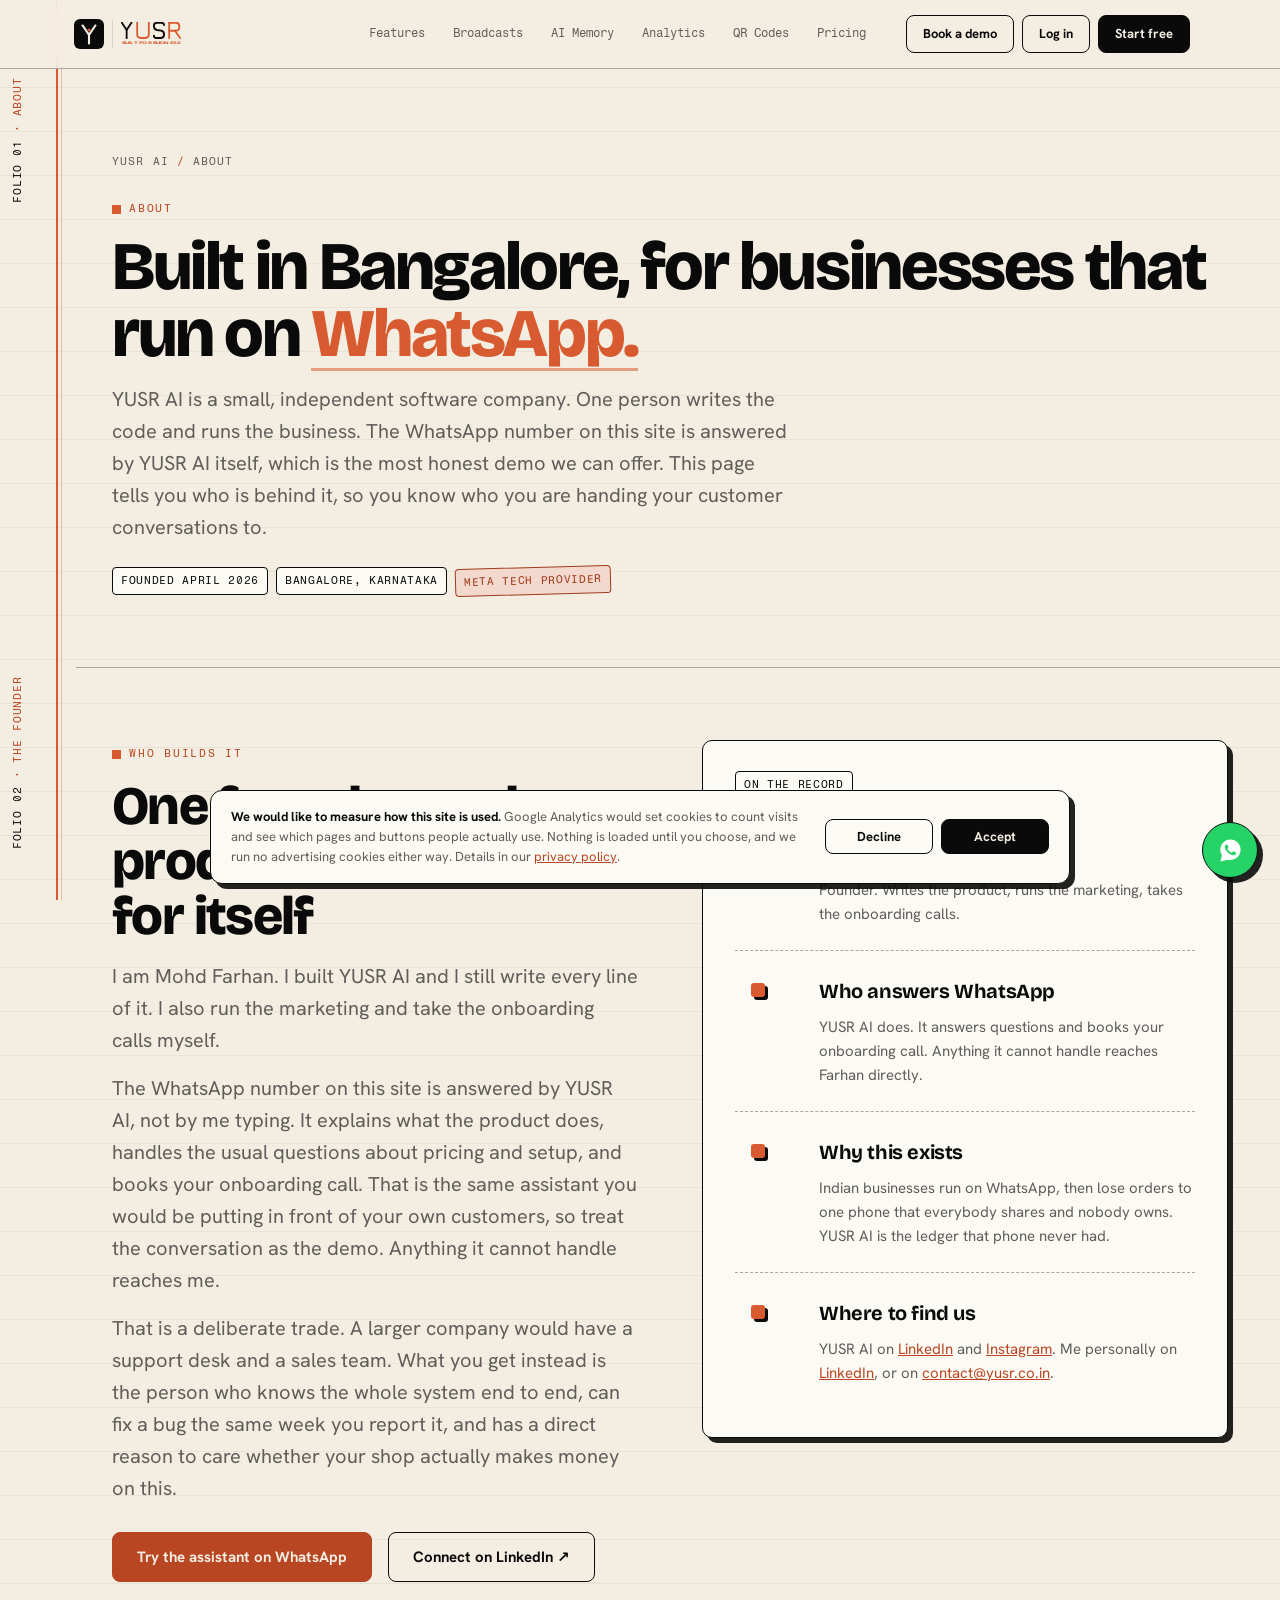
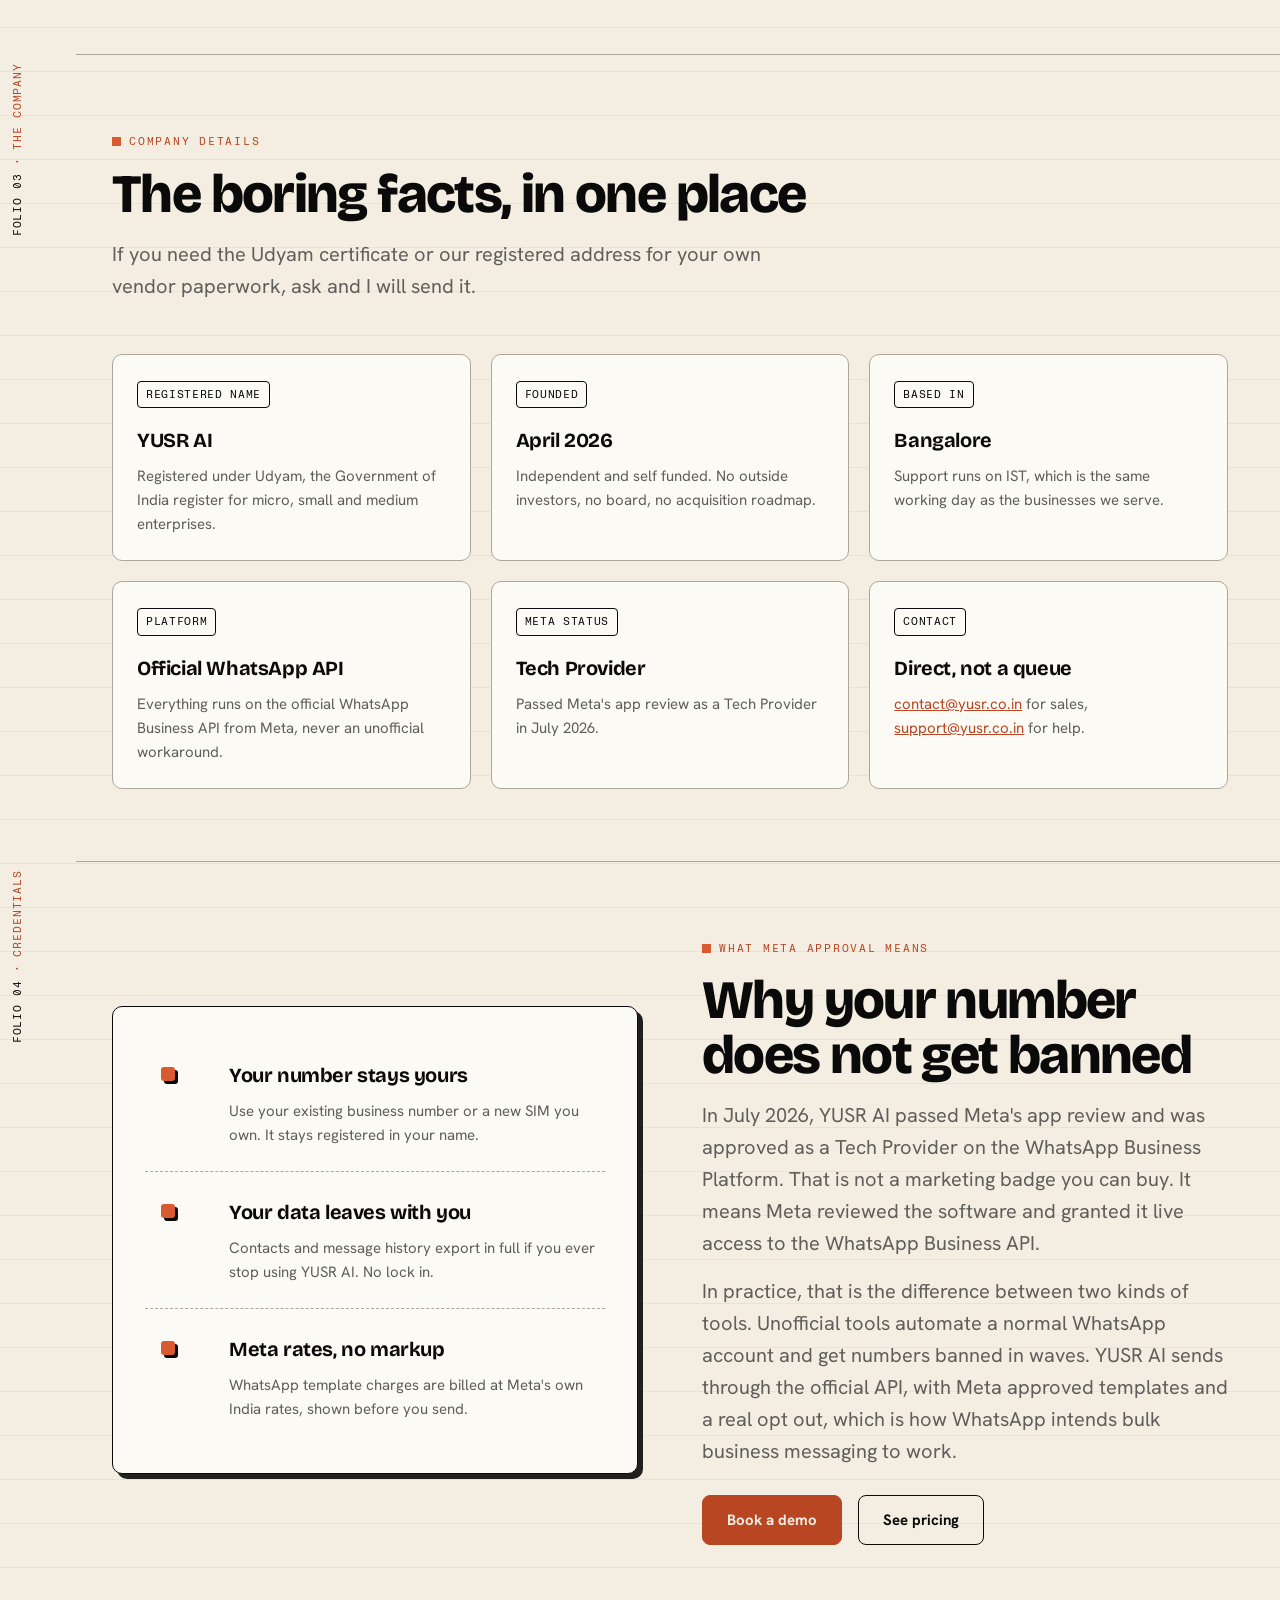
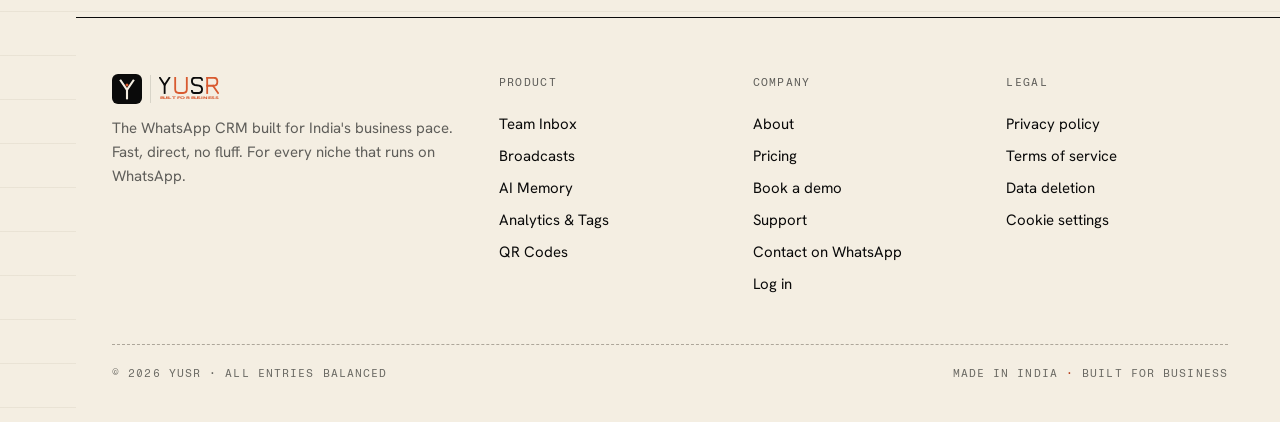
<file: about.html>
<!doctype html>
<html lang="en">
<head>
  <meta charset="UTF-8" />
  <meta name="viewport" content="width=device-width, initial-scale=1.0" />
  <title>About · YUSR AI</title>
  <meta name="description" content="Who builds YUSR AI. An independent WhatsApp CRM founded in April 2026 by Mohd Farhan, based in Bangalore, and a verified Meta Tech Provider." />
  <link rel="canonical" href="https://yusr.co.in/about" />
  <link rel="alternate" hreflang="en-IN" href="https://yusr.co.in/about" />
  <link rel="alternate" hreflang="en" href="https://yusr.co.in/about" />
  <link rel="alternate" hreflang="x-default" href="https://yusr.co.in/about" />
  <meta property="og:site_name" content="YUSR AI" />
  <meta property="og:type" content="website" />
  <meta property="og:url" content="https://yusr.co.in/about" />
  <meta property="og:title" content="About · YUSR AI" />
  <meta property="og:description" content="Who builds YUSR AI. An independent WhatsApp CRM founded in April 2026 by Mohd Farhan, based in Bangalore, and a verified Meta Tech Provider." />
  <meta property="og:image" content="https://yusr.co.in/og-image.png" />
  <meta property="og:image:width" content="1200" />
  <meta property="og:image:height" content="630" />
  <meta property="og:image:alt" content="YUSR AI. Every chat. Every order. Nothing missed." />
  <meta property="og:locale" content="en_IN" />
  <meta name="twitter:card" content="summary_large_image" />
  <meta name="twitter:title" content="About · YUSR AI" />
  <meta name="twitter:description" content="Who builds YUSR AI. An independent WhatsApp CRM founded in April 2026 by Mohd Farhan, based in Bangalore, and a verified Meta Tech Provider." />
  <meta name="twitter:image" content="https://yusr.co.in/og-image.png" />
  <meta name="twitter:image:alt" content="YUSR AI. Every chat. Every order. Nothing missed." />
  <link rel="icon" type="image/svg+xml" href="/favicon.svg" />
  <link rel="icon" href="/favicon.ico" />
  <link rel="icon" type="image/png" sizes="48x48" href="/favicon-48.png" />
  <link rel="icon" type="image/png" sizes="192x192" href="/favicon-192.png" />
  <link rel="icon" type="image/png" sizes="512x512" href="/favicon-512.png" />
  <link rel="apple-touch-icon" href="/favicon-192.png" />
  <meta name="theme-color" content="#0A0A0A" />
  <link rel="preconnect" href="https://fonts.googleapis.com" />
  <link rel="preconnect" href="https://fonts.gstatic.com" crossorigin />
  <link href="https://fonts.googleapis.com/css2?family=Bricolage+Grotesque:opsz,wght@12..96,600;12..96,700;12..96,800&family=Hanken+Grotesk:wght@400;500;600;700;800&family=Fragment+Mono&display=swap" rel="stylesheet" />
  <link rel="stylesheet" href="yusr.css?v=10" />
  <link rel="stylesheet" href="yusr-mobile.css?v=10" />
  <script defer src="yusr.js?v=10"></script>
  <script type="application/ld+json">
  {
    "@context": "https://schema.org",
    "@graph": [
      {
        "@type": "AboutPage",
        "@id": "https://yusr.co.in/about#aboutpage",
        "url": "https://yusr.co.in/about",
        "name": "About YUSR AI",
        "description": "Who builds YUSR AI. An independent WhatsApp CRM founded in April 2026 by Mohd Farhan, based in Bangalore, and a verified Meta Tech Provider.",
        "inLanguage": "en-IN",
        "about": { "@id": "https://yusr.co.in/#organization" },
        "mainEntity": { "@id": "https://yusr.co.in/about#founder" }
      },
      {
        "@type": "Person",
        "@id": "https://yusr.co.in/about#founder",
        "name": "Mohd Farhan",
        "jobTitle": "Founder",
        "description": "Founder of YUSR AI. Builds the product and runs its marketing and customer onboarding.",
        "url": "https://yusr.co.in/about",
        "worksFor": { "@id": "https://yusr.co.in/#organization" },
        "sameAs": [
          "https://www.linkedin.com/in/mohd-farhan-9f15/"
        ]
      },
      {
        "@type": "BreadcrumbList",
        "itemListElement": [
          { "@type": "ListItem", "position": 1, "name": "Home", "item": "https://yusr.co.in/" },
          { "@type": "ListItem", "position": 2, "name": "About", "item": "https://yusr.co.in/about" }
        ]
      }
    ]
  }
  </script>
</head>

<body>
<a class="skip-link" href="#main">Skip to main content</a>
<div class="margin-rule" aria-hidden="true"></div>

<header class="nav">
  <div class="nav-inner">
    <a class="logo" href="/"><svg width="30" height="30" viewBox="0 0 200 200" aria-hidden="true"><rect width="200" height="200" rx="40" fill="#0A0A0A"/><g transform="translate(58,44)"><path d="M0 0 L42 62 L84 0" stroke="#F4EEE2" stroke-width="14" fill="none" stroke-linecap="square" stroke-linejoin="miter"/><line x1="42" y1="62" x2="42" y2="118" stroke="#F4EEE2" stroke-width="14" stroke-linecap="square"/><circle cx="42" cy="30" r="10" fill="#D85A30"/></g></svg><span style="display:inline-block;width:1px;height:28px;background:#D8D4C8;" aria-hidden="true"></span><svg width="60" height="24" viewBox="0 0 164 66" role="img" aria-label="YUSR, built for business"><g transform="translate(2,2)" stroke-width="5" fill="none" stroke-linecap="square" stroke-linejoin="miter"><g stroke="#0A0A0A"><path d="M 0 0 L 13 20 L 26 0"/><line x1="13" y1="20" x2="13" y2="42"/></g><g stroke="#D85A30"><path d="M 42 0 L 42 32 Q 42 42 52 42 L 64 42 Q 74 42 74 32 L 74 0"/></g><g stroke="#0A0A0A"><path d="M 116 6 Q 116 0 108 0 L 96 0 Q 88 0 88 9 Q 88 18 96 20 L 108 22 Q 116 24 116 32 Q 116 42 108 42 L 94 42 Q 88 42 88 36"/></g><g stroke="#D85A30"><line x1="130" y1="0" x2="130" y2="42"/><path d="M 130 0 L 148 0 Q 158 0 158 11 Q 158 22 148 22 L 130 22"/><line x1="146" y1="22" x2="160" y2="42"/></g></g><text x="2" y="60" font-family="'Hanken Grotesk',Arial,sans-serif" font-size="10" font-weight="800" fill="#D85A30" textLength="160" lengthAdjust="spacingAndGlyphs">BUILT FOR BUSINESS</text></svg></a>
    <nav class="nav-links" aria-label="Main">
      <a href="/features">Features</a>
      <a href="/broadcasts">Broadcasts</a>
      <a href="/memory">AI Memory</a>
      <a href="/analytics">Analytics</a>
      <a href="/qr">QR Codes</a>
      <a href="/pricing">Pricing</a>
      <a class="nav-mobile-only" href="/book-demo">Book a demo</a>
      <a class="nav-mobile-only" href="https://app.yusr.co.in" data-cta="nav-login-mobile">Log in</a>
    </nav>
    <div class="nav-cta">
      <a class="btn btn-ghost btn-sm" href="/book-demo">Book a demo</a>
      <a class="btn btn-ghost btn-sm" href="https://app.yusr.co.in" data-cta="nav-login">Log in</a>
      <a class="btn btn-ink btn-sm" href="https://app.yusr.co.in/signup">Start free</a>
      <button class="nav-burger" aria-label="Menu" aria-expanded="false">≡</button>
    </div>
  </div>
</header>

<div class="page">
<main id="main">

<section class="page-hero">
  <span class="folio" aria-hidden="true"><b>FOLIO 01</b> · ABOUT</span>
  <div class="wrap">
    <p class="crumbs"><a href="/">YUSR AI</a> <span class="o">/</span> About</p>
    <span class="eyebrow">About</span>
    <h1 class="display">Built in Bangalore, for businesses that run on <span class="u">WhatsApp.</span></h1>
    <p class="lede">YUSR AI is a small, independent software company. One person writes the code and runs the business. The WhatsApp number on this site is answered by YUSR AI itself, which is the most honest demo we can offer. This page tells you who is behind it, so you know who you are handing your customer conversations to.</p>
    <div class="chip-row">
      <span class="chip">Founded April 2026</span>
      <span class="chip">Bangalore, Karnataka</span>
      <span class="chip orange">Meta Tech Provider</span>
    </div>
  </div>
</section>

<section>
  <span class="folio" aria-hidden="true"><b>FOLIO 02</b> · THE FOUNDER</span>
  <div class="wrap">
    <div class="split" style="align-items:start;">
      <div class="rv">
        <span class="eyebrow">Who builds it</span>
        <h2 class="sec">One founder, and a product that answers for itself</h2>
        <p class="lede">I am Mohd Farhan. I built YUSR AI and I still write every line of it. I also run the marketing and take the onboarding calls myself.</p>
        <p class="lede">The WhatsApp number on this site is answered by YUSR AI, not by me typing. It explains what the product does, handles the usual questions about pricing and setup, and books your onboarding call. That is the same assistant you would be putting in front of your own customers, so treat the conversation as the demo. Anything it cannot handle reaches me.</p>
        <p class="lede">That is a deliberate trade. A larger company would have a support desk and a sales team. What you get instead is the person who knows the whole system end to end, can fix a bug the same week you report it, and has a direct reason to care whether your shop actually makes money on this.</p>
        <div style="display:flex; gap:16px; margin-top:28px; flex-wrap:wrap;">
          <a class="btn btn-orange" href="https://wa.me/919286046420?text=Hi%2C%20I%20have%20a%20question%20about%20YUSR%20AI" target="_blank" rel="noopener" data-cta="about-whatsapp">Try the assistant on WhatsApp</a>
          <a class="btn btn-ghost" href="https://www.linkedin.com/in/mohd-farhan-9f15/" target="_blank" rel="noopener">Connect on LinkedIn ↗</a>
        </div>
      </div>
      <div class="visual rv">
        <div class="card" style="border:1.5px solid var(--ink); box-shadow:var(--stamp); padding:28px 32px;">
          <span class="chip" style="display:inline-block; margin-bottom:16px;">On the record</span>
          <div class="steps facts">
            <div class="step"><div><h3>Mohd Farhan</h3><p>Founder. Writes the product, runs the marketing, takes the onboarding calls.</p></div></div>
            <div class="step"><div><h3>Who answers WhatsApp</h3><p>YUSR AI does. It answers questions and books your onboarding call. Anything it cannot handle reaches Farhan directly.</p></div></div>
            <div class="step"><div><h3>Why this exists</h3><p>Indian businesses run on WhatsApp, then lose orders to one phone that everybody shares and nobody owns. YUSR AI is the ledger that phone never had.</p></div></div>
            <div class="step"><div><h3>Where to find us</h3><p>YUSR AI on <a href="https://www.linkedin.com/company/yusr-co-in/" target="_blank" rel="noopener" style="color:var(--orange-deep);">LinkedIn</a> and <a href="https://www.instagram.com/yusr.ai_/" target="_blank" rel="noopener" style="color:var(--orange-deep);">Instagram</a>. Me personally on <a href="https://www.linkedin.com/in/mohd-farhan-9f15/" target="_blank" rel="noopener" style="color:var(--orange-deep);">LinkedIn</a>, or on <a href="mailto:contact@yusr.co.in" style="color:var(--orange-deep);">contact@yusr.co.in</a>.</p></div></div>
          </div>
        </div>
      </div>
    </div>
  </div>
</section>

<section>
  <span class="folio" aria-hidden="true"><b>FOLIO 03</b> · THE COMPANY</span>
  <div class="wrap">
    <div class="sec-head rv">
      <span class="eyebrow">Company details</span>
      <h2 class="sec">The boring facts, in one place</h2>
      <p class="lede">If you need the Udyam certificate or our registered address for your own vendor paperwork, ask and I will send it.</p>
    </div>
    <div class="grid-3">
      <div class="card rv"><span class="chip">Registered name</span><h3>YUSR AI</h3><p>Registered under Udyam, the Government of India register for micro, small and medium enterprises.</p></div>
      <div class="card rv"><span class="chip">Founded</span><h3>April 2026</h3><p>Independent and self funded. No outside investors, no board, no acquisition roadmap.</p></div>
      <div class="card rv"><span class="chip">Based in</span><h3>Bangalore</h3><p>Support runs on IST, which is the same working day as the businesses we serve.</p></div>
      <div class="card rv"><span class="chip">Platform</span><h3>Official WhatsApp API</h3><p>Everything runs on the official WhatsApp Business API from Meta, never an unofficial workaround.</p></div>
      <div class="card rv"><span class="chip">Meta status</span><h3>Tech Provider</h3><p>Passed Meta's app review as a Tech Provider in July 2026.</p></div>
      <div class="card rv"><span class="chip">Contact</span><h3>Direct, not a queue</h3><p><a href="mailto:contact@yusr.co.in" style="color:var(--orange-deep);">contact@yusr.co.in</a> for sales, <a href="mailto:support@yusr.co.in" style="color:var(--orange-deep);">support@yusr.co.in</a> for help.</p></div>
    </div>
  </div>
</section>

<section>
  <span class="folio" aria-hidden="true"><b>FOLIO 04</b> · CREDENTIALS</span>
  <div class="wrap">
    <div class="split rev">
      <div class="rv">
        <span class="eyebrow">What Meta approval means</span>
        <h2 class="sec">Why your number does not get banned</h2>
        <p class="lede">In July 2026, YUSR AI passed Meta's app review and was approved as a Tech Provider on the WhatsApp Business Platform. That is not a marketing badge you can buy. It means Meta reviewed the software and granted it live access to the WhatsApp Business API.</p>
        <p class="lede">In practice, that is the difference between two kinds of tools. Unofficial tools automate a normal WhatsApp account and get numbers banned in waves. YUSR AI sends through the official API, with Meta approved templates and a real opt out, which is how WhatsApp intends bulk business messaging to work.</p>
        <div style="display:flex; gap:16px; margin-top:28px; flex-wrap:wrap;">
          <a class="btn btn-orange" href="/book-demo">Book a demo</a>
          <a class="btn btn-ghost" href="/pricing">See pricing</a>
        </div>
      </div>
      <div class="visual rv">
        <div class="card" style="border:1.5px solid var(--ink); box-shadow:var(--stamp); padding:28px 32px;">
          <div class="steps facts">
            <div class="step"><div><h3>Your number stays yours</h3><p>Use your existing business number or a new SIM you own. It stays registered in your name.</p></div></div>
            <div class="step"><div><h3>Your data leaves with you</h3><p>Contacts and message history export in full if you ever stop using YUSR AI. No lock in.</p></div></div>
            <div class="step"><div><h3>Meta rates, no markup</h3><p>WhatsApp template charges are billed at Meta's own India rates, shown before you send.</p></div></div>
          </div>
        </div>
      </div>
    </div>
  </div>
</section>

</main>

<footer>
  <div class="wrap">
    <div class="foot-grid">
      <div class="foot-brand">
        <a class="logo" href="/" style="margin-right:0;"><svg width="30" height="30" viewBox="0 0 200 200" aria-hidden="true"><rect width="200" height="200" rx="40" fill="#0A0A0A"/><g transform="translate(58,44)"><path d="M0 0 L42 62 L84 0" stroke="#F4EEE2" stroke-width="14" fill="none" stroke-linecap="square" stroke-linejoin="miter"/><line x1="42" y1="62" x2="42" y2="118" stroke="#F4EEE2" stroke-width="14" stroke-linecap="square"/><circle cx="42" cy="30" r="10" fill="#D85A30"/></g></svg><span style="display:inline-block;width:1px;height:28px;background:#D8D4C8;" aria-hidden="true"></span><svg width="60" height="24" viewBox="0 0 164 66" role="img" aria-label="YUSR, built for business"><g transform="translate(2,2)" stroke-width="5" fill="none" stroke-linecap="square" stroke-linejoin="miter"><g stroke="#0A0A0A"><path d="M 0 0 L 13 20 L 26 0"/><line x1="13" y1="20" x2="13" y2="42"/></g><g stroke="#D85A30"><path d="M 42 0 L 42 32 Q 42 42 52 42 L 64 42 Q 74 42 74 32 L 74 0"/></g><g stroke="#0A0A0A"><path d="M 116 6 Q 116 0 108 0 L 96 0 Q 88 0 88 9 Q 88 18 96 20 L 108 22 Q 116 24 116 32 Q 116 42 108 42 L 94 42 Q 88 42 88 36"/></g><g stroke="#D85A30"><line x1="130" y1="0" x2="130" y2="42"/><path d="M 130 0 L 148 0 Q 158 0 158 11 Q 158 22 148 22 L 130 22"/><line x1="146" y1="22" x2="160" y2="42"/></g></g><text x="2" y="60" font-family="'Hanken Grotesk',Arial,sans-serif" font-size="10" font-weight="800" fill="#D85A30" textLength="160" lengthAdjust="spacingAndGlyphs">BUILT FOR BUSINESS</text></svg></a>
        <p>The WhatsApp CRM built for India's business pace. Fast, direct, no fluff. For every niche that runs on WhatsApp.</p>
      </div>
      <div>
        <h3>Product</h3>
        <a href="/features">Team Inbox</a>
        <a href="/broadcasts">Broadcasts</a>
        <a href="/memory">AI Memory</a>
        <a href="/analytics">Analytics &amp; Tags</a>
        <a href="/qr">QR Codes</a>
      </div>
      <div>
        <h3>Company</h3>
        <a href="/about">About</a>
        <a href="/pricing">Pricing</a>
        <a href="/book-demo">Book a demo</a>
        <a href="/support">Support</a>
        <a href="https://wa.me/919286046420?text=Hi%2C%20I%20want%20to%20know%20about%20your%20service" target="_blank" rel="noopener" data-cta="footer-whatsapp">Contact on WhatsApp</a>
        <a href="https://app.yusr.co.in" data-cta="footer-login">Log in</a>
      </div>
      <div>
        <h3>Legal</h3>
        <a href="/privacy">Privacy policy</a>
        <a href="/terms">Terms of service</a>
        <a href="/deletion">Data deletion</a>
        <a href="/privacy#c09" data-cta="cookie-settings">Cookie settings</a>
      </div>
    </div>
    <div class="foot-bottom">
      <span>© 2026 YUSR · All entries balanced</span>
      <span>Made in India <span class="o">·</span> Built for business</span>
    </div>
  </div>
</footer>

</div>
<a class="fab-wa" href="https://wa.me/919286046420?text=Hi%2C%20I%20want%20to%20know%20about%20your%20service" target="_blank" rel="noopener" aria-label="Chat with us on WhatsApp">
  <svg viewBox="0 0 32 32" fill="#fff" aria-hidden="true"><path d="M16.001 3C9.373 3 4 8.373 4 15c0 2.386.7 4.61 1.902 6.477L4 29l7.72-1.862A11.94 11.94 0 0 0 16.001 27C22.628 27 28 21.627 28 15S22.628 3 16.001 3zm6.564 16.905c-.276.777-1.366 1.464-2.24 1.65-.6.127-1.383.228-4.017-.863-3.372-1.396-5.541-4.815-5.71-5.04-.164-.226-1.363-1.813-1.363-3.458 0-1.646.86-2.454 1.166-2.79.276-.303.6-.379.8-.379.2 0 .4.002.575.01.185.009.433-.07.677.517.276.664.937 2.31 1.02 2.478.084.168.14.365.028.591-.112.226-.168.365-.335.56-.168.196-.352.437-.503.587-.168.168-.343.35-.148.687.196.336.87 1.436 1.867 2.325 1.283 1.146 2.365 1.5 2.7 1.669.336.168.532.14.727-.084.196-.226.84-.98 1.064-1.316.224-.336.448-.28.756-.168.308.112 1.958.924 2.294 1.092.336.168.56.253.643.393.084.14.084.812-.192 1.589z"/></svg>
</a>
</body>
</html>
</file>
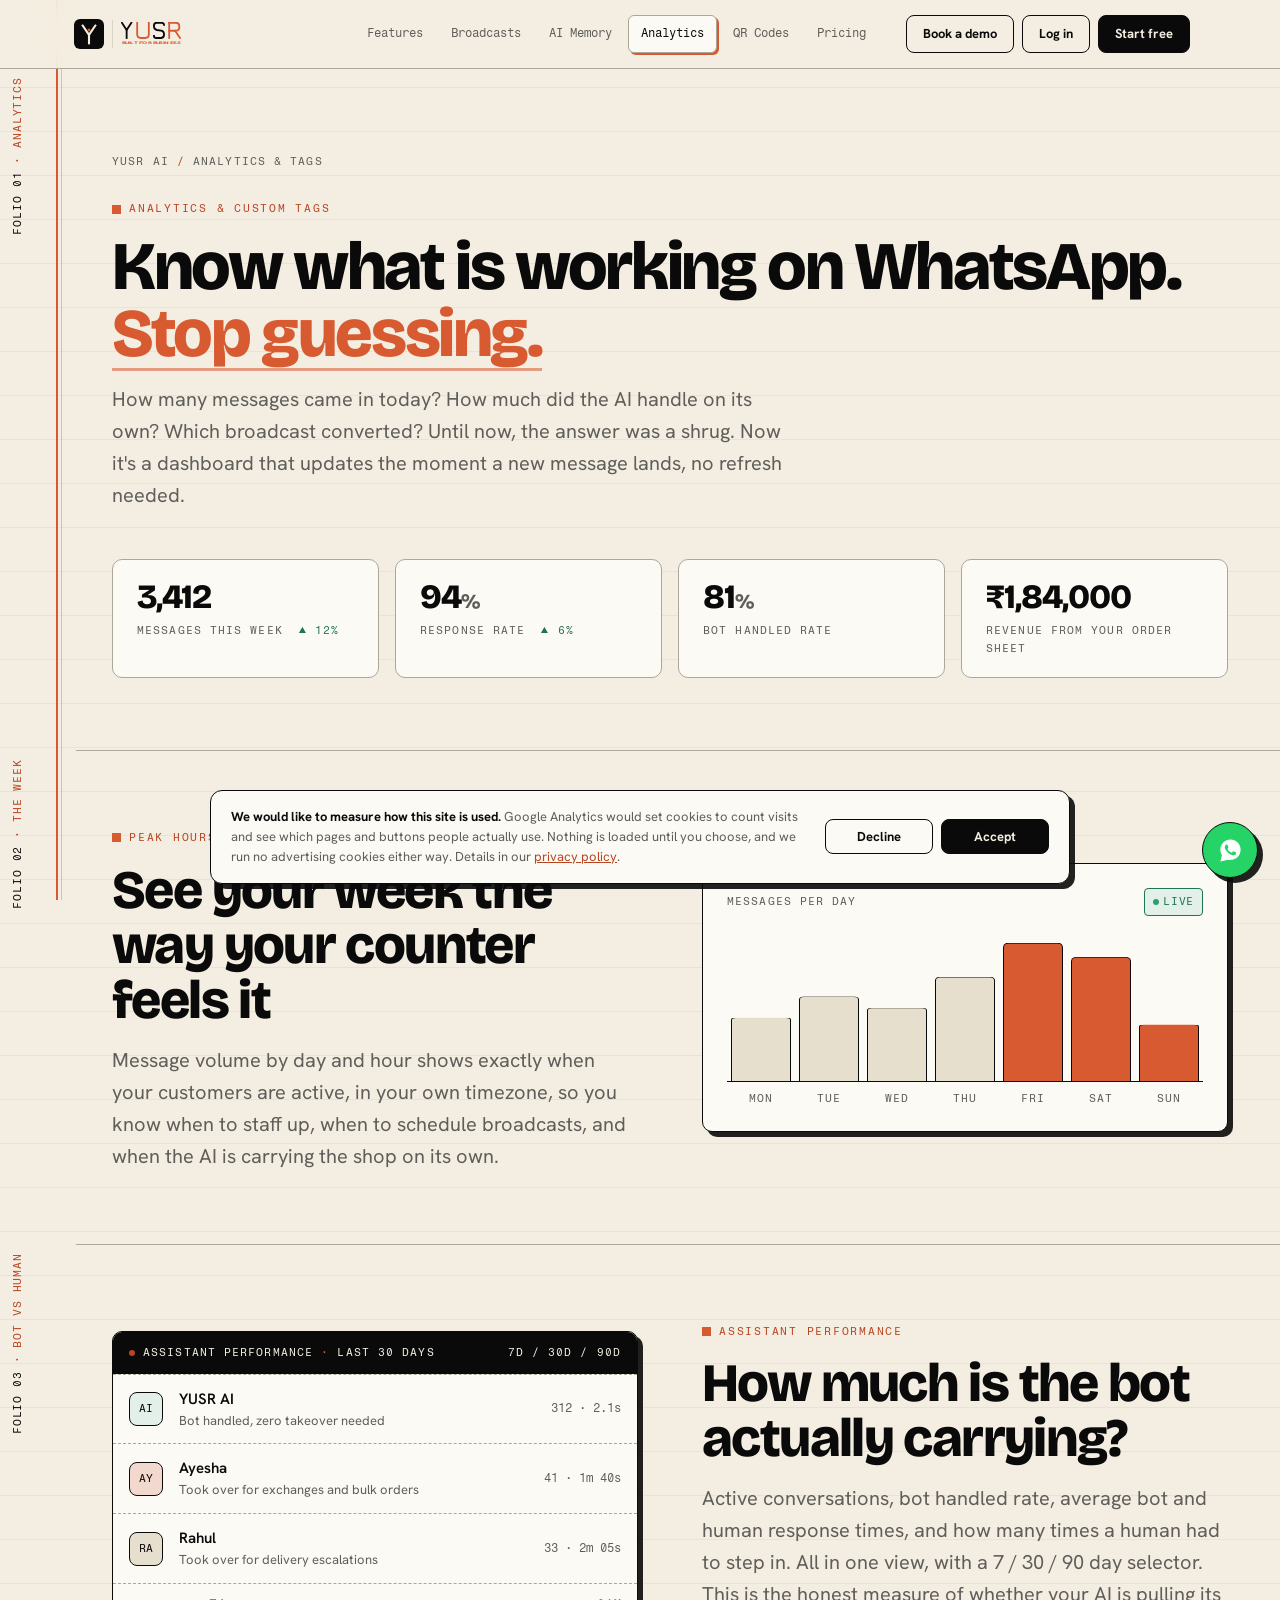
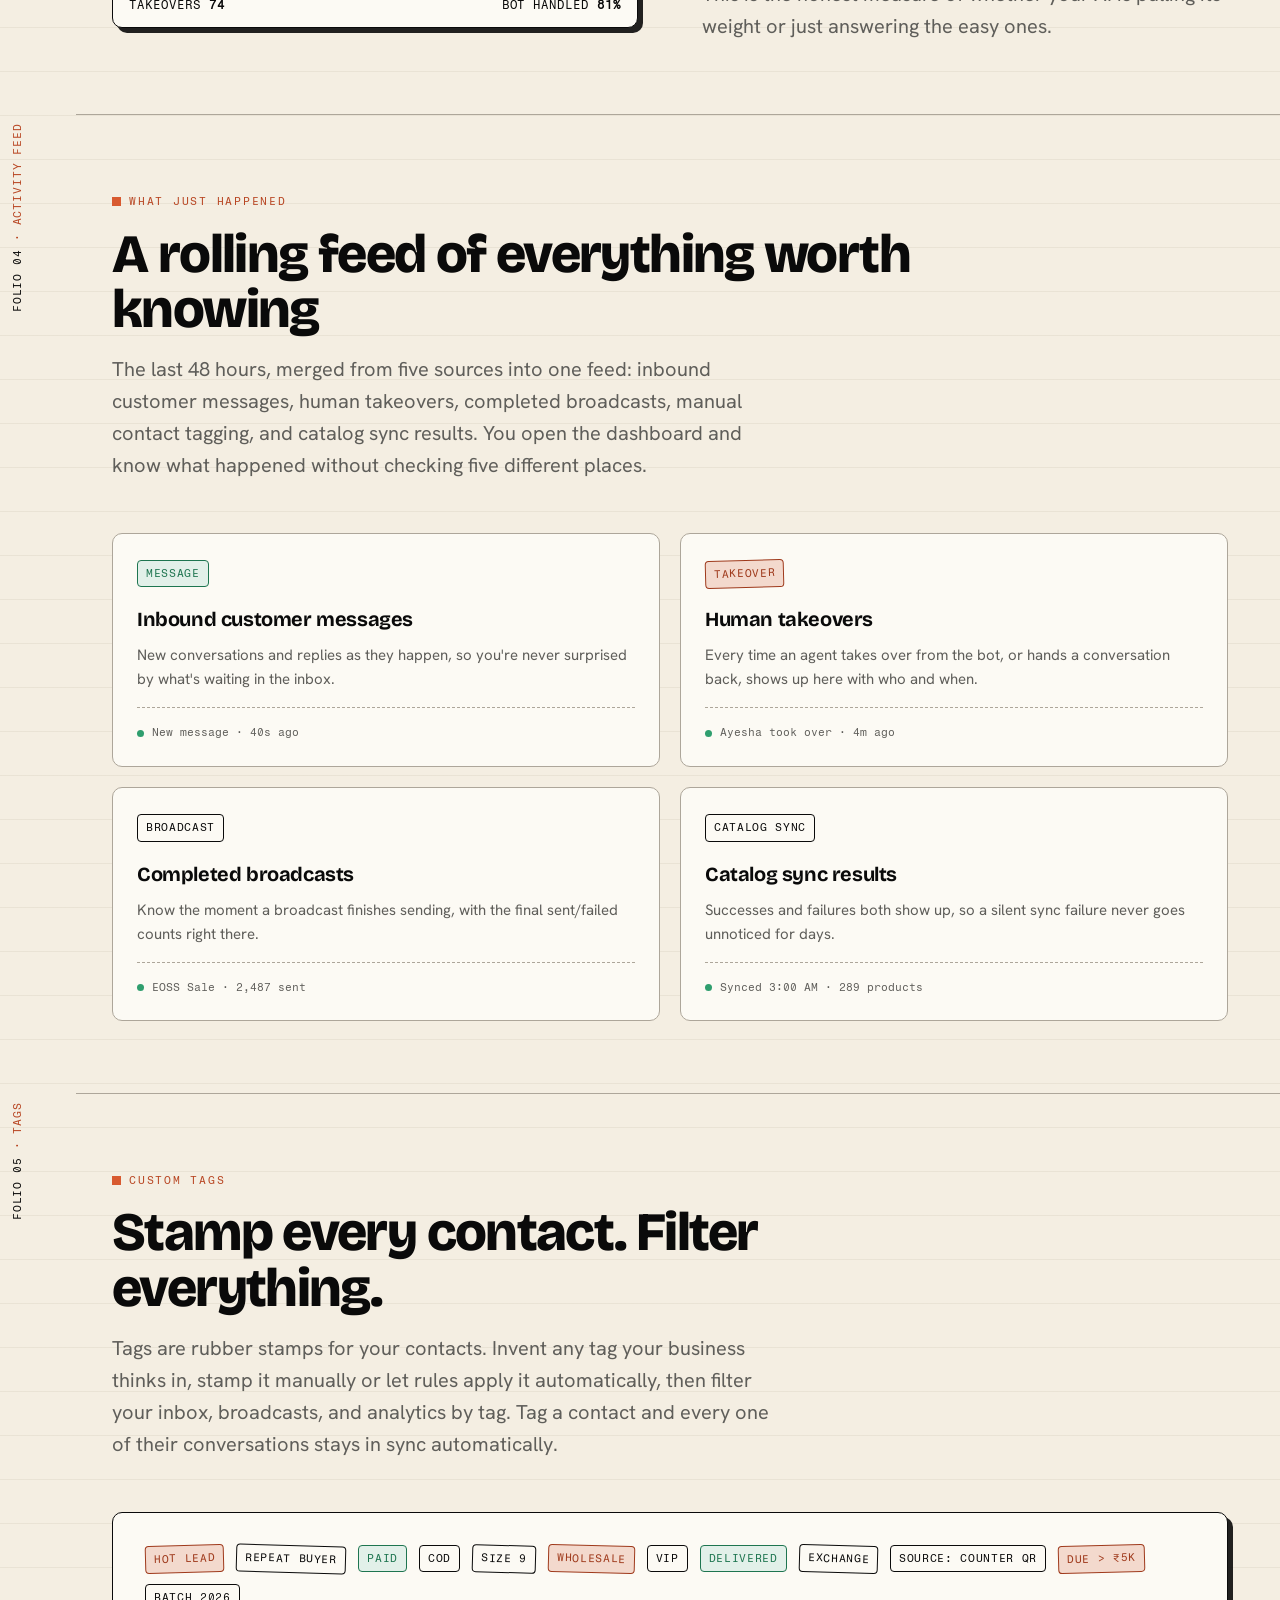
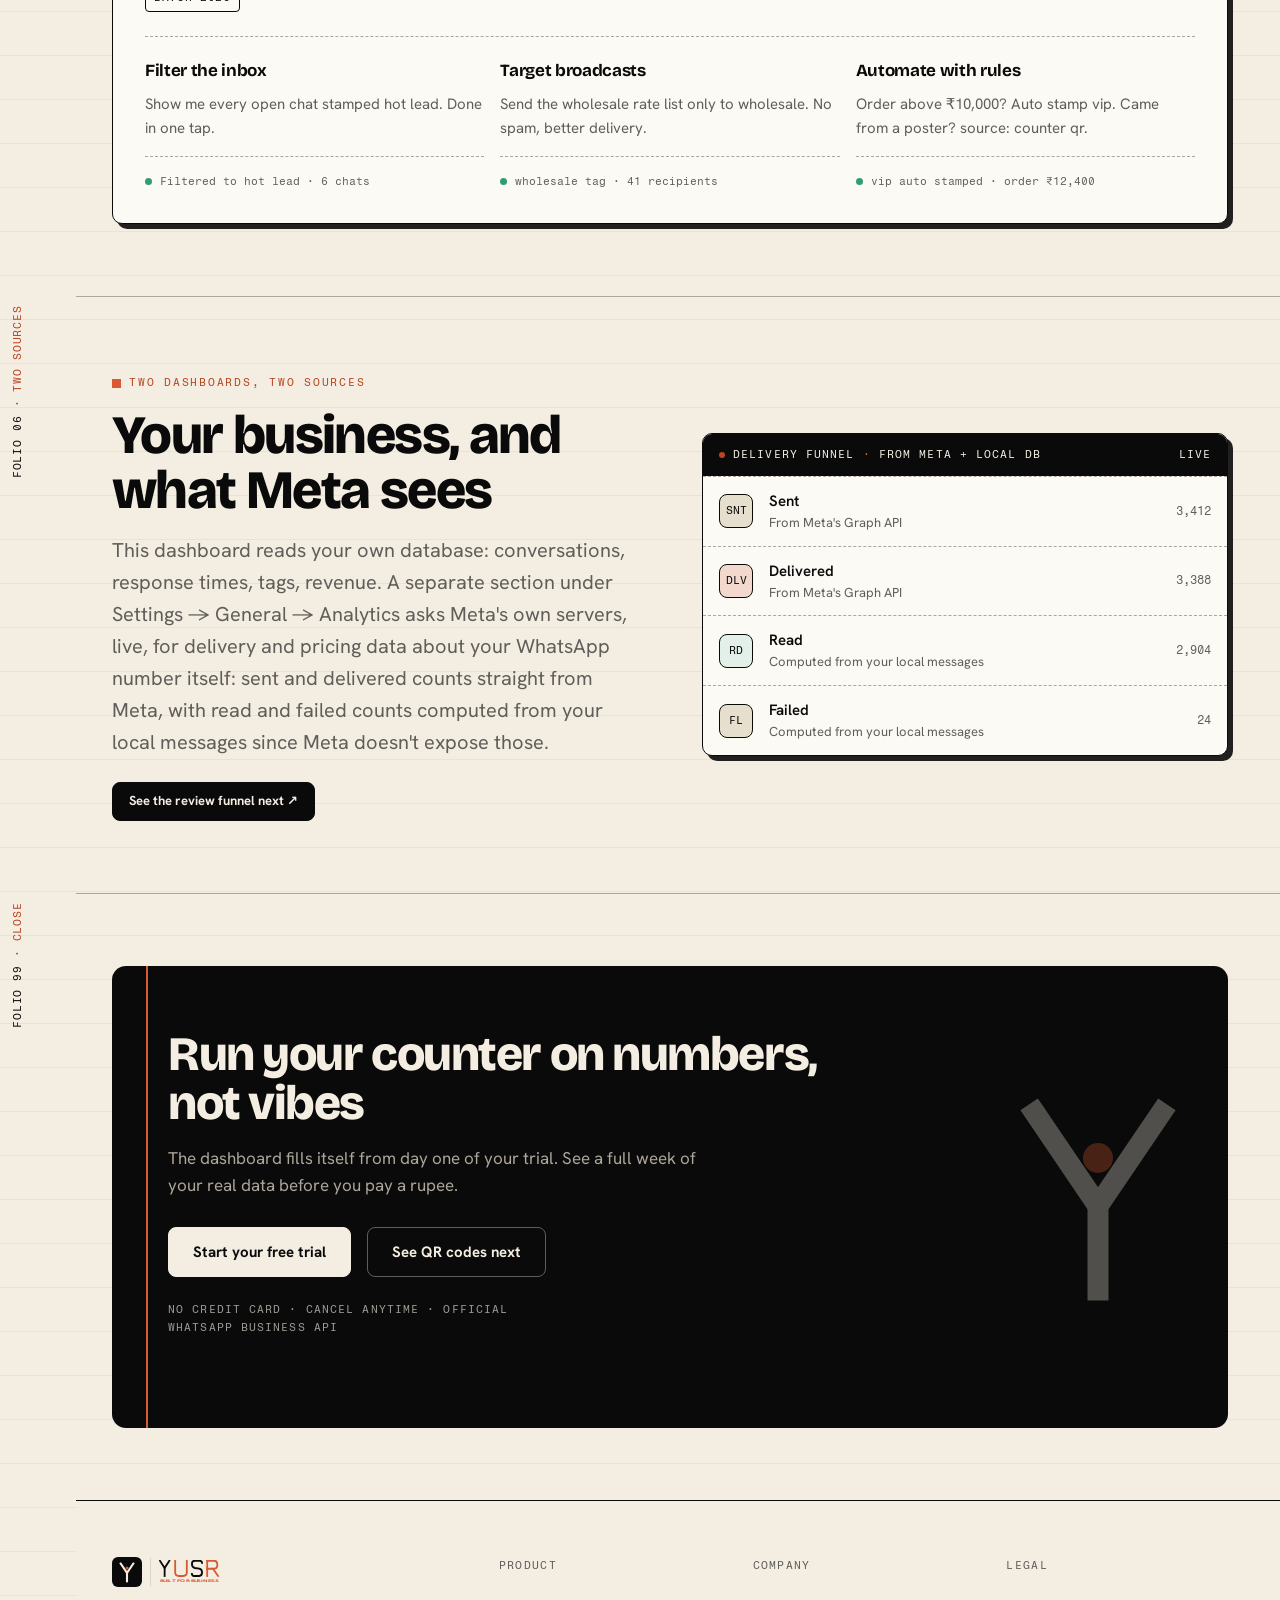
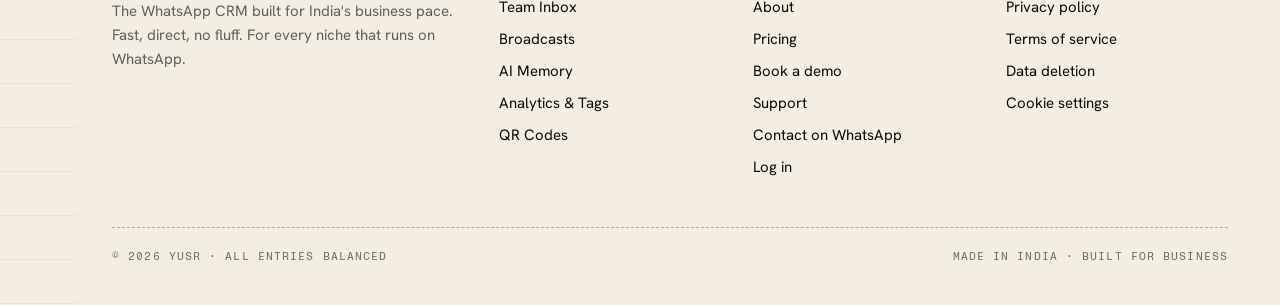
<file: analytics.html>
<!doctype html>
<html lang="en">
<head>
  <meta charset="UTF-8" />
  <meta name="viewport" content="width=device-width, initial-scale=1.0" />
  <title>Analytics & Custom Tags · YUSR AI</title>
  <meta name="description" content="Live WhatsApp analytics: message volume, peak hours, bot versus human response rates, and custom contact tags for targeted broadcasts. Free 7 day trial." />
  <link rel="canonical" href="https://yusr.co.in/analytics" />
  <link rel="alternate" hreflang="en-IN" href="https://yusr.co.in/analytics" />
  <link rel="alternate" hreflang="en" href="https://yusr.co.in/analytics" />
  <link rel="alternate" hreflang="x-default" href="https://yusr.co.in/analytics" />
  <meta property="og:site_name" content="YUSR AI" />
  <meta property="og:type" content="website" />
  <meta property="og:url" content="https://yusr.co.in/analytics" />
  <meta property="og:title" content="Analytics & Custom Tags · YUSR AI" />
  <meta property="og:description" content="Live WhatsApp analytics dashboard: message volume, peak hours, bot vs human response rates, custom contact tags for targeted broadcasts. Track team performance in real time. Free 7 day trial." />
  <meta property="og:image" content="https://yusr.co.in/og-image.png" />
  <meta property="og:image:width" content="1200" />
  <meta property="og:image:height" content="630" />
  <meta property="og:image:alt" content="YUSR AI. Every chat. Every order. Nothing missed." />
  <meta property="og:locale" content="en_IN" />
  <meta name="twitter:card" content="summary_large_image" />
  <meta name="twitter:title" content="Analytics & Custom Tags · YUSR AI" />
  <meta name="twitter:description" content="Live WhatsApp analytics dashboard: message volume, peak hours, bot vs human response rates, custom contact tags for targeted broadcasts. Track team performance in real time. Free 7 day trial." />
  <meta name="twitter:image" content="https://yusr.co.in/og-image.png" />
  <meta name="twitter:image:alt" content="YUSR AI. Every chat. Every order. Nothing missed." />
  <link rel="icon" type="image/svg+xml" href="/favicon.svg" />
  <link rel="icon" href="/favicon.ico" />
  <link rel="icon" type="image/png" sizes="48x48" href="/favicon-48.png" />
  <link rel="icon" type="image/png" sizes="192x192" href="/favicon-192.png" />
  <link rel="icon" type="image/png" sizes="512x512" href="/favicon-512.png" />
  <link rel="apple-touch-icon" href="/favicon-192.png" />
  <meta name="theme-color" content="#0A0A0A" />
  <link rel="preconnect" href="https://fonts.googleapis.com" />
  <link rel="preconnect" href="https://fonts.gstatic.com" crossorigin />
  <link href="https://fonts.googleapis.com/css2?family=Bricolage+Grotesque:opsz,wght@12..96,600;12..96,700;12..96,800&family=Hanken+Grotesk:wght@400;500;600;700;800&family=Fragment+Mono&display=swap" rel="stylesheet" />
  <link rel="stylesheet" href="yusr.css?v=10" />
  <link rel="stylesheet" href="yusr-mobile.css?v=10" />
  <script defer src="yusr.js?v=10"></script>
  <script type="application/ld+json">
  {
    "@context": "https://schema.org",
    "@type": "BreadcrumbList",
    "itemListElement": [
      {
        "@type": "ListItem",
        "position": 1,
        "name": "Home",
        "item": "https://yusr.co.in/"
      },
      {
        "@type": "ListItem",
        "position": 2,
        "name": "Analytics & Tags",
        "item": "https://yusr.co.in/analytics"
      }
    ]
  }
  </script>
</head>
<body>
<a class="skip-link" href="#main">Skip to main content</a>
<div class="margin-rule" aria-hidden="true"></div>

<header class="nav">
  <div class="nav-inner">
    <a class="logo" href="/"><svg width="30" height="30" viewBox="0 0 200 200" aria-hidden="true"><rect width="200" height="200" rx="40" fill="#0A0A0A"/><g transform="translate(58,44)"><path d="M0 0 L42 62 L84 0" stroke="#F4EEE2" stroke-width="14" fill="none" stroke-linecap="square" stroke-linejoin="miter"/><line x1="42" y1="62" x2="42" y2="118" stroke="#F4EEE2" stroke-width="14" stroke-linecap="square"/><circle cx="42" cy="30" r="10" fill="#D85A30"/></g></svg><span style="display:inline-block;width:1px;height:28px;background:#D8D4C8;" aria-hidden="true"></span><svg width="60" height="24" viewBox="0 0 164 66" role="img" aria-label="YUSR, built for business"><g transform="translate(2,2)" stroke-width="5" fill="none" stroke-linecap="square" stroke-linejoin="miter"><g stroke="#0A0A0A"><path d="M 0 0 L 13 20 L 26 0"/><line x1="13" y1="20" x2="13" y2="42"/></g><g stroke="#D85A30"><path d="M 42 0 L 42 32 Q 42 42 52 42 L 64 42 Q 74 42 74 32 L 74 0"/></g><g stroke="#0A0A0A"><path d="M 116 6 Q 116 0 108 0 L 96 0 Q 88 0 88 9 Q 88 18 96 20 L 108 22 Q 116 24 116 32 Q 116 42 108 42 L 94 42 Q 88 42 88 36"/></g><g stroke="#D85A30"><line x1="130" y1="0" x2="130" y2="42"/><path d="M 130 0 L 148 0 Q 158 0 158 11 Q 158 22 148 22 L 130 22"/><line x1="146" y1="22" x2="160" y2="42"/></g></g><text x="2" y="60" font-family="'Hanken Grotesk',Arial,sans-serif" font-size="10" font-weight="800" fill="#D85A30" textLength="160" lengthAdjust="spacingAndGlyphs">BUILT FOR BUSINESS</text></svg></a>
    <nav class="nav-links" aria-label="Main">
      <a href="/features">Features</a>
      <a href="/broadcasts">Broadcasts</a>
      <a href="/memory">AI Memory</a>
      <a href="/analytics" aria-current="page">Analytics</a>
      <a href="/qr">QR Codes</a>
      <a href="/pricing">Pricing</a>
      <a class="nav-mobile-only" href="/book-demo">Book a demo</a>
      <a class="nav-mobile-only" href="https://app.yusr.co.in" data-cta="nav-login-mobile">Log in</a>
    </nav>
    <div class="nav-cta">
      <a class="btn btn-ghost btn-sm" href="/book-demo">Book a demo</a>
      <a class="btn btn-ghost btn-sm" href="https://app.yusr.co.in" data-cta="nav-login">Log in</a>
      <a class="btn btn-ink btn-sm" href="https://app.yusr.co.in/signup">Start free</a>
      <button class="nav-burger" aria-label="Menu" aria-expanded="false">≡</button>
    </div>
  </div>
</header>

<div class="page">
<main id="main">

<section class="page-hero">
  <span class="folio" aria-hidden="true"><b>FOLIO 01</b> · ANALYTICS</span>
  <div class="wrap">
    <p class="crumbs"><a href="/">YUSR AI</a> <span class="o">/</span> Analytics &amp; Tags</p>
    <span class="eyebrow">Analytics &amp; custom tags</span>
    <h1 class="display">Know what is working on WhatsApp. <span class="u">Stop guessing.</span></h1>
    <p class="lede">How many messages came in today? How much did the AI handle on its own? Which broadcast converted? Until now, the answer was a shrug. Now it's a dashboard that updates the moment a new message lands, no refresh needed.</p>

    <div class="stat-row rv" data-creep style="margin-top:48px;">
      <div class="stat"><div class="num"><span data-count="3412">0</span></div><div class="lbl">Messages this week <span class="delta">▲ 12%</span></div></div>
      <div class="stat"><div class="num"><span data-count="94">0</span><small>%</small></div><div class="lbl">Response rate <span class="delta">▲ 6%</span></div></div>
      <div class="stat"><div class="num"><span data-count="81">0</span><small>%</small></div><div class="lbl">Bot handled rate</div></div>
      <div class="stat"><div class="num">₹<span data-count="184000">0</span></div><div class="lbl">Revenue from your order sheet</div></div>
    </div>
  </div>
</section>

<section>
  <span class="folio" aria-hidden="true"><b>FOLIO 02</b> · THE WEEK</span>
  <div class="wrap">
    <div class="split">
      <div class="rv">
        <span class="eyebrow">Peak hours &amp; volume</span>
        <h2 class="sec">See your week the way your counter feels it</h2>
        <p class="lede">Message volume by day and hour shows exactly when your customers are active, in your own timezone, so you know when to staff up, when to schedule broadcasts, and when the AI is carrying the shop on its own.</p>
      </div>
      <div class="visual rv">
        <div class="card" style="border:1.5px solid var(--ink); box-shadow:var(--stamp);">
          <div style="display:flex; justify-content:space-between; align-items:baseline; margin-bottom:16px;">
            <span style="font-family:var(--font-mono); font-size:11px; letter-spacing:0.1em; text-transform:uppercase; color:var(--stone);">Messages per day</span>
            <span class="chip green"><i class="rec-dot sm" style="background:var(--green); margin-right:4px;" aria-hidden="true"></i>live</span>
          </div>
          <div class="bars" role="img" aria-label="Messages per day, Monday to Sunday, peaking Friday and Saturday">
            <div class="bar" data-h="0.45"></div>
            <div class="bar" data-h="0.6"></div>
            <div class="bar" data-h="0.52"></div>
            <div class="bar" data-h="0.74"></div>
            <div class="bar hot" data-h="0.98"></div>
            <div class="bar hot" data-h="0.88"></div>
            <div class="bar hot" data-h="0.4" style="animation:barGrow 3.2s ease-in-out infinite; transform-origin:bottom;"></div>
          </div>
          <style>@keyframes barGrow { 0%,100% { transform:scaleY(0.4); } 50% { transform:scaleY(0.46); } } @media (prefers-reduced-motion: reduce) { [style*="barGrow"] { animation:none !important; } }</style>
          <div class="bar-lbls"><span>Mon</span><span>Tue</span><span>Wed</span><span>Thu</span><span>Fri</span><span>Sat</span><span>Sun</span></div>
        </div>
      </div>
    </div>
  </div>
</section>

<section id="performance">
  <span class="folio" aria-hidden="true"><b>FOLIO 03</b> · BOT VS HUMAN</span>
  <div class="wrap">
    <div class="split rev">
      <div class="rv">
        <span class="eyebrow">Assistant performance</span>
        <h2 class="sec">How much is the bot actually carrying?</h2>
        <p class="lede">Active conversations, bot handled rate, average bot and human response times, and how many times a human had to step in. All in one view, with a 7 / 30 / 90 day selector. This is the honest measure of whether your AI is pulling its weight or just answering the easy ones.</p>
      </div>
      <div class="visual rv">
        <div class="ledger" data-live-meter>
          <div class="ledger-head"><span><i class="rec-dot sm" aria-hidden="true"></i>Assistant performance <span class="dot">·</span> last 30 days</span><span>7D / 30D / 90D</span></div>
          <div class="ledger-row" data-row><span class="avatar g">AI</span><div class="grow"><div class="name">YUSR AI</div><div class="sub">Bot handled, zero takeover needed</div></div><span class="mono">312 · 2.1s</span></div>
          <div class="ledger-row" data-row><span class="avatar o">AY</span><div class="grow"><div class="name">Ayesha</div><div class="sub">Took over for exchanges and bulk orders</div></div><span class="mono">41 · 1m 40s</span></div>
          <div class="ledger-row" data-row><span class="avatar">RA</span><div class="grow"><div class="name">Rahul</div><div class="sub">Took over for delivery escalations</div></div><span class="mono">33 · 2m 05s</span></div>
          <div class="ledger-row" style="justify-content:space-between; font-family:var(--font-mono); font-size:12px; text-transform:uppercase; letter-spacing:0.08em;"><span>Takeovers <b>74</b></span><span>Bot handled <b>81%</b></span></div>
        </div>
      </div>
    </div>
  </div>
</section>

<section id="activity">
  <span class="folio" aria-hidden="true"><b>FOLIO 04</b> · ACTIVITY FEED</span>
  <div class="wrap">
    <div class="sec-head rv">
      <span class="eyebrow">What just happened</span>
      <h2 class="sec">A rolling feed of everything worth knowing</h2>
      <p class="lede">The last 48 hours, merged from five sources into one feed: inbound customer messages, human takeovers, completed broadcasts, manual contact tagging, and catalog sync results. You open the dashboard and know what happened without checking five different places.</p>
    </div>
    <div class="grid-2">
      <div class="card lift rv" style="--i:0;"><span class="chip green">Message</span><h3>Inbound customer messages</h3><p>New conversations and replies as they happen, so you're never surprised by what's waiting in the inbox.</p>
        <div class="card-live"><span class="cdot"></span><span class="txt" data-live data-lines="New message · 40s ago|3 messages in the last hour|Priya S. just replied"></span></div>
      </div>
      <div class="card lift rv" style="--i:1;"><span class="chip orange">Takeover</span><h3>Human takeovers</h3><p>Every time an agent takes over from the bot, or hands a conversation back, shows up here with who and when.</p>
        <div class="card-live"><span class="cdot"></span><span class="txt" data-live data-lines="Ayesha took over · 4m ago|Rahul released back to bot|2 takeovers today"></span></div>
      </div>
      <div class="card lift rv" style="--i:2;"><span class="chip">Broadcast</span><h3>Completed broadcasts</h3><p>Know the moment a broadcast finishes sending, with the final sent/failed counts right there.</p>
        <div class="card-live"><span class="cdot"></span><span class="txt" data-live data-lines="EOSS Sale · 2,487 sent|12 failed, logged and skipped|Last broadcast: 6:04 PM"></span></div>
      </div>
      <div class="card lift rv" style="--i:3;"><span class="chip">Catalog sync</span><h3>Catalog sync results</h3><p>Successes and failures both show up, so a silent sync failure never goes unnoticed for days.</p>
        <div class="card-live"><span class="cdot"></span><span class="txt" data-live data-lines="Synced 3:00 AM · 289 products|0 failures this week|Next sync: tomorrow 3 AM"></span></div>
      </div>
    </div>
  </div>
</section>

<section id="tags">
  <span class="folio" aria-hidden="true"><b>FOLIO 05</b> · TAGS</span>
  <div class="wrap">
    <div class="sec-head rv">
      <span class="eyebrow">Custom tags</span>
      <h2 class="sec">Stamp every contact. Filter everything.</h2>
      <p class="lede">Tags are rubber stamps for your contacts. Invent any tag your business thinks in, stamp it manually or let rules apply it automatically, then filter your inbox, broadcasts, and analytics by tag. Tag a contact and every one of their conversations stays in sync automatically.</p>
    </div>
    <div class="card rv" style="border:1.5px solid var(--ink); box-shadow:var(--stamp); padding:32px;">
      <div data-tag-cycle style="display:flex; gap:12px; flex-wrap:wrap; align-items:center;">
        <span class="chip orange">hot lead</span>
        <span class="chip tilt">repeat buyer</span>
        <span class="chip green">paid</span>
        <span class="chip">cod</span>
        <span class="chip tilt">size 9</span>
        <span class="chip orange" style="transform:rotate(1.4deg);">wholesale</span>
        <span class="chip">vip</span>
        <span class="chip green">delivered</span>
        <span class="chip tilt">exchange</span>
        <span class="chip">source: counter qr</span>
        <span class="chip orange">due &gt; ₹5k</span>
        <span class="chip">batch 2026</span>
      </div>
      <div class="tag-uses">
        <div><h3 style="font-size: 17px;">Filter the inbox</h3><p style="color:var(--stone); font-size: 15px;">Show me every open chat stamped hot lead. Done in one tap.</p>
          <div class="card-live"><span class="cdot"></span><span class="txt" data-live data-lines="Filtered to hot lead · 6 chats|Filtered to takeover · 1 chat|Filter cleared, showing all"></span></div>
        </div>
        <div><h3 style="font-size: 17px;">Target broadcasts</h3><p style="color:var(--stone); font-size: 15px;">Send the wholesale rate list only to wholesale. No spam, better delivery.</p>
          <div class="card-live"><span class="cdot"></span><span class="txt" data-live data-lines="wholesale tag · 41 recipients|size 9 tag · 41 matches|0 sent outside the tag"></span></div>
        </div>
        <div><h3 style="font-size: 17px;">Automate with rules</h3><p style="color:var(--stone); font-size: 15px;">Order above ₹10,000? Auto stamp vip. Came from a poster? source: counter qr.</p>
          <div class="card-live"><span class="cdot"></span><span class="txt" data-live data-lines="vip auto stamped · order ₹12,400|counter qr auto stamped · new scan|3 rules ran today"></span></div>
        </div>
      </div>
    </div>
  </div>
</section>

<section id="meta">
  <span class="folio" aria-hidden="true"><b>FOLIO 06</b> · TWO SOURCES</span>
  <div class="wrap">
    <div class="split">
      <div class="rv">
        <span class="eyebrow">Two dashboards, two sources</span>
        <h2 class="sec">Your business, and what Meta sees</h2>
        <p class="lede">This dashboard reads your own database: conversations, response times, tags, revenue. A separate section under Settings → General → Analytics asks Meta's own servers, live, for delivery and pricing data about your WhatsApp number itself: sent and delivered counts straight from Meta, with read and failed counts computed from your local messages since Meta doesn't expose those.</p>
        <div style="margin-top:24px;">
          <a class="btn btn-ink btn-sm" href="/qr">See the review funnel next ↗</a>
        </div>
      </div>
      <div class="visual rv">
        <div class="ledger" data-live-meter>
          <div class="ledger-head"><span><i class="rec-dot sm" aria-hidden="true"></i>Delivery funnel <span class="dot">·</span> from Meta + local DB</span><span>LIVE</span></div>
          <div class="ledger-row" data-row><span class="avatar">SNT</span><div class="grow"><div class="name">Sent</div><div class="sub">From Meta's Graph API</div></div><span class="mono">3,412</span></div>
          <div class="ledger-row" data-row><span class="avatar o">DLV</span><div class="grow"><div class="name">Delivered</div><div class="sub">From Meta's Graph API</div></div><span class="mono">3,388</span></div>
          <div class="ledger-row" data-row><span class="avatar g">RD</span><div class="grow"><div class="name">Read</div><div class="sub">Computed from your local messages</div></div><span class="mono">2,904</span></div>
          <div class="ledger-row" data-row><span class="avatar">FL</span><div class="grow"><div class="name">Failed</div><div class="sub">Computed from your local messages</div></div><span class="mono">24</span></div>
        </div>
      </div>
    </div>
  </div>
</section>


<!-- shared closing CTA -->
<section id="cta" style="border-bottom:none;">
  <span class="folio" aria-hidden="true"><b>FOLIO 99</b> · CLOSE</span>
  <div class="wrap">
    <div class="cta-band rv">
      <h2>Run your counter on numbers, not vibes</h2>
      <p>The dashboard fills itself from day one of your trial. See a full week of your real data before you pay a rupee.</p>
      <div class="cta-actions">
        <a class="btn btn-ink" href="https://app.yusr.co.in/signup">Start your free trial</a>
        <a class="btn btn-ghost" href="/qr">See QR codes next</a>
      </div>
      <p class="fine">No credit card · Cancel anytime · Official WhatsApp Business API</p>
    </div>
  </div>
</section>

</main>

<footer>
  <div class="wrap">
    <div class="foot-grid">
      <div class="foot-brand">
        <a class="logo" href="/" style="margin-right:0;"><svg width="30" height="30" viewBox="0 0 200 200" aria-hidden="true"><rect width="200" height="200" rx="40" fill="#0A0A0A"/><g transform="translate(58,44)"><path d="M0 0 L42 62 L84 0" stroke="#F4EEE2" stroke-width="14" fill="none" stroke-linecap="square" stroke-linejoin="miter"/><line x1="42" y1="62" x2="42" y2="118" stroke="#F4EEE2" stroke-width="14" stroke-linecap="square"/><circle cx="42" cy="30" r="10" fill="#D85A30"/></g></svg><span style="display:inline-block;width:1px;height:28px;background:#D8D4C8;" aria-hidden="true"></span><svg width="60" height="24" viewBox="0 0 164 66" role="img" aria-label="YUSR, built for business"><g transform="translate(2,2)" stroke-width="5" fill="none" stroke-linecap="square" stroke-linejoin="miter"><g stroke="#0A0A0A"><path d="M 0 0 L 13 20 L 26 0"/><line x1="13" y1="20" x2="13" y2="42"/></g><g stroke="#D85A30"><path d="M 42 0 L 42 32 Q 42 42 52 42 L 64 42 Q 74 42 74 32 L 74 0"/></g><g stroke="#0A0A0A"><path d="M 116 6 Q 116 0 108 0 L 96 0 Q 88 0 88 9 Q 88 18 96 20 L 108 22 Q 116 24 116 32 Q 116 42 108 42 L 94 42 Q 88 42 88 36"/></g><g stroke="#D85A30"><line x1="130" y1="0" x2="130" y2="42"/><path d="M 130 0 L 148 0 Q 158 0 158 11 Q 158 22 148 22 L 130 22"/><line x1="146" y1="22" x2="160" y2="42"/></g></g><text x="2" y="60" font-family="'Hanken Grotesk',Arial,sans-serif" font-size="10" font-weight="800" fill="#D85A30" textLength="160" lengthAdjust="spacingAndGlyphs">BUILT FOR BUSINESS</text></svg></a>
        <p>The WhatsApp CRM built for India's business pace. Fast, direct, no fluff. For every niche that runs on WhatsApp.</p>
      </div>
      <div>
        <h3>Product</h3>
        <a href="/features">Team Inbox</a>
        <a href="/broadcasts">Broadcasts</a>
        <a href="/memory">AI Memory</a>
        <a href="/analytics">Analytics &amp; Tags</a>
        <a href="/qr">QR Codes</a>
      </div>
      <div>
        <h3>Company</h3>
        <a href="/about">About</a>
        <a href="/pricing">Pricing</a>
        <a href="/book-demo">Book a demo</a>
        <a href="/support">Support</a>
        <a href="https://wa.me/919286046420?text=Hi%2C%20I%20want%20to%20know%20about%20your%20service" target="_blank" rel="noopener" data-cta="footer-whatsapp">Contact on WhatsApp</a>
        <a href="https://app.yusr.co.in" data-cta="footer-login">Log in</a>
      </div>
      <div>
        <h3>Legal</h3>
        <a href="/privacy">Privacy policy</a>
        <a href="/terms">Terms of service</a>
        <a href="/deletion">Data deletion</a>
        <a href="/privacy#c09" data-cta="cookie-settings">Cookie settings</a>
      </div>
    </div>
    <div class="foot-bottom">
      <span>© 2026 YUSR · All entries balanced</span>
      <span>Made in India <span class="o">·</span> Built for business</span>
    </div>
  </div>
</footer>

</div>
<a class="fab-wa" href="https://wa.me/919286046420?text=Hi%2C%20I%20want%20to%20know%20about%20your%20service" target="_blank" rel="noopener" aria-label="Chat with us on WhatsApp">
  <svg viewBox="0 0 32 32" fill="#fff" aria-hidden="true"><path d="M16.001 3C9.373 3 4 8.373 4 15c0 2.386.7 4.61 1.902 6.477L4 29l7.72-1.862A11.94 11.94 0 0 0 16.001 27C22.628 27 28 21.627 28 15S22.628 3 16.001 3zm6.564 16.905c-.276.777-1.366 1.464-2.24 1.65-.6.127-1.383.228-4.017-.863-3.372-1.396-5.541-4.815-5.71-5.04-.164-.226-1.363-1.813-1.363-3.458 0-1.646.86-2.454 1.166-2.79.276-.303.6-.379.8-.379.2 0 .4.002.575.01.185.009.433-.07.677.517.276.664.937 2.31 1.02 2.478.084.168.14.365.028.591-.112.226-.168.365-.335.56-.168.196-.352.437-.503.587-.168.168-.343.35-.148.687.196.336.87 1.436 1.867 2.325 1.283 1.146 2.365 1.5 2.7 1.669.336.168.532.14.727-.084.196-.226.84-.98 1.064-1.316.224-.336.448-.28.756-.168.308.112 1.958.924 2.294 1.092.336.168.56.253.643.393.084.14.084.812-.192 1.589z"/></svg>
</a>
</body>
</html>
</file>
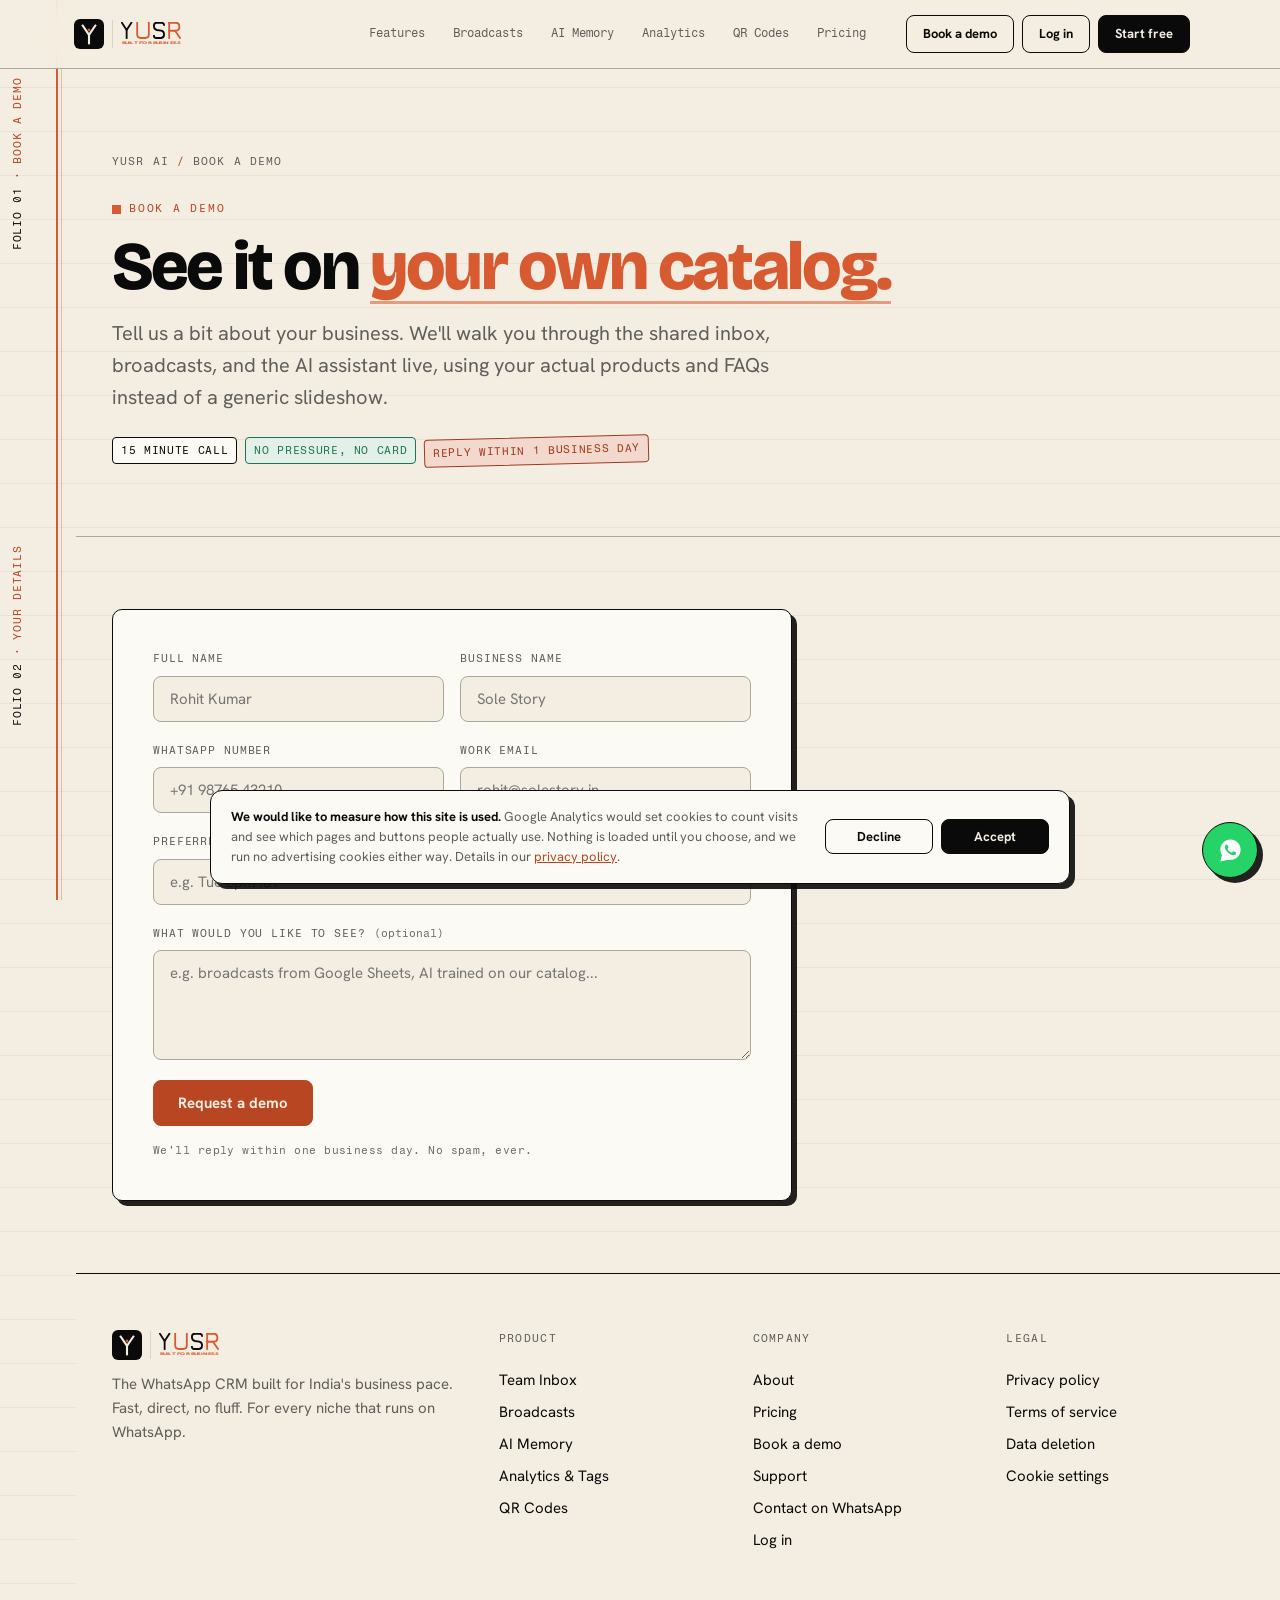
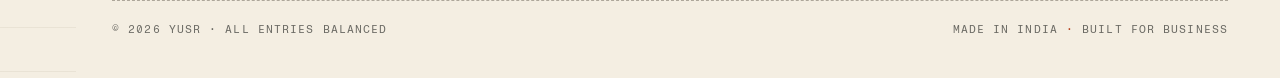
<file: book-demo.html>
<!doctype html>
<html lang="en">
<head>
  <meta charset="UTF-8" />
  <meta name="viewport" content="width=device-width, initial-scale=1.0" />
  <title>Book a Demo · YUSR AI</title>
  <meta name="description" content="See YUSR AI on your own WhatsApp catalog. Book a live demo and we'll get back to you within one business day." />
  <link rel="canonical" href="https://yusr.co.in/book-demo" />
  <link rel="alternate" hreflang="en-IN" href="https://yusr.co.in/book-demo" />
  <link rel="alternate" hreflang="en" href="https://yusr.co.in/book-demo" />
  <link rel="alternate" hreflang="x-default" href="https://yusr.co.in/book-demo" />
  <meta property="og:site_name" content="YUSR AI" />
  <meta property="og:type" content="website" />
  <meta property="og:url" content="https://yusr.co.in/book-demo" />
  <meta property="og:title" content="Book a Demo · YUSR AI" />
  <meta property="og:description" content="See YUSR AI on your own WhatsApp catalog. Book a live demo and we'll get back to you within one business day." />
  <meta property="og:image" content="https://yusr.co.in/og-image.png" />
  <meta property="og:image:width" content="1200" />
  <meta property="og:image:height" content="630" />
  <meta property="og:image:alt" content="YUSR AI. Every chat. Every order. Nothing missed." />
  <meta property="og:locale" content="en_IN" />
  <meta name="twitter:card" content="summary_large_image" />
  <meta name="twitter:title" content="Book a Demo · YUSR AI" />
  <meta name="twitter:description" content="See YUSR AI on your own WhatsApp catalog. Book a live demo and we'll get back to you within one business day." />
  <meta name="twitter:image" content="https://yusr.co.in/og-image.png" />
  <meta name="twitter:image:alt" content="YUSR AI. Every chat. Every order. Nothing missed." />
  <link rel="icon" type="image/svg+xml" href="/favicon.svg" />
  <link rel="icon" href="/favicon.ico" />
  <link rel="icon" type="image/png" sizes="48x48" href="/favicon-48.png" />
  <link rel="icon" type="image/png" sizes="192x192" href="/favicon-192.png" />
  <link rel="icon" type="image/png" sizes="512x512" href="/favicon-512.png" />
  <link rel="apple-touch-icon" href="/favicon-192.png" />
  <meta name="theme-color" content="#0A0A0A" />
  <link rel="preconnect" href="https://fonts.googleapis.com" />
  <link rel="preconnect" href="https://fonts.gstatic.com" crossorigin />
  <link href="https://fonts.googleapis.com/css2?family=Bricolage+Grotesque:opsz,wght@12..96,600;12..96,700;12..96,800&family=Hanken+Grotesk:wght@400;500;600;700;800&family=Fragment+Mono&display=swap" rel="stylesheet" />
  <link rel="stylesheet" href="yusr.css?v=10" />
  <link rel="stylesheet" href="yusr-mobile.css?v=10" />
  <script defer src="yusr.js?v=10"></script>
  <script type="application/ld+json">
  {
    "@context": "https://schema.org",
    "@type": "BreadcrumbList",
    "itemListElement": [
      {
        "@type": "ListItem",
        "position": 1,
        "name": "Home",
        "item": "https://yusr.co.in/"
      },
      {
        "@type": "ListItem",
        "position": 2,
        "name": "Book a Demo",
        "item": "https://yusr.co.in/book-demo"
      }
    ]
  }
  </script>
</head>
<body>
<a class="skip-link" href="#main">Skip to main content</a>
<div class="margin-rule" aria-hidden="true"></div>

<header class="nav">
  <div class="nav-inner">
    <a class="logo" href="/"><svg width="30" height="30" viewBox="0 0 200 200" aria-hidden="true"><rect width="200" height="200" rx="40" fill="#0A0A0A"/><g transform="translate(58,44)"><path d="M0 0 L42 62 L84 0" stroke="#F4EEE2" stroke-width="14" fill="none" stroke-linecap="square" stroke-linejoin="miter"/><line x1="42" y1="62" x2="42" y2="118" stroke="#F4EEE2" stroke-width="14" stroke-linecap="square"/><circle cx="42" cy="30" r="10" fill="#D85A30"/></g></svg><span style="display:inline-block;width:1px;height:28px;background:#D8D4C8;" aria-hidden="true"></span><svg width="60" height="24" viewBox="0 0 164 66" role="img" aria-label="YUSR, built for business"><g transform="translate(2,2)" stroke-width="5" fill="none" stroke-linecap="square" stroke-linejoin="miter"><g stroke="#0A0A0A"><path d="M 0 0 L 13 20 L 26 0"/><line x1="13" y1="20" x2="13" y2="42"/></g><g stroke="#D85A30"><path d="M 42 0 L 42 32 Q 42 42 52 42 L 64 42 Q 74 42 74 32 L 74 0"/></g><g stroke="#0A0A0A"><path d="M 116 6 Q 116 0 108 0 L 96 0 Q 88 0 88 9 Q 88 18 96 20 L 108 22 Q 116 24 116 32 Q 116 42 108 42 L 94 42 Q 88 42 88 36"/></g><g stroke="#D85A30"><line x1="130" y1="0" x2="130" y2="42"/><path d="M 130 0 L 148 0 Q 158 0 158 11 Q 158 22 148 22 L 130 22"/><line x1="146" y1="22" x2="160" y2="42"/></g></g><text x="2" y="60" font-family="'Hanken Grotesk',Arial,sans-serif" font-size="10" font-weight="800" fill="#D85A30" textLength="160" lengthAdjust="spacingAndGlyphs">BUILT FOR BUSINESS</text></svg></a>
    <nav class="nav-links" aria-label="Main">
      <a href="/features">Features</a>
      <a href="/broadcasts">Broadcasts</a>
      <a href="/memory">AI Memory</a>
      <a href="/analytics">Analytics</a>
      <a href="/qr">QR Codes</a>
      <a href="/pricing">Pricing</a>
      <a class="nav-mobile-only" href="/book-demo">Book a demo</a>
      <a class="nav-mobile-only" href="https://app.yusr.co.in" data-cta="nav-login-mobile">Log in</a>
    </nav>
    <div class="nav-cta">
      <a class="btn btn-ghost btn-sm" href="/book-demo">Book a demo</a>
      <a class="btn btn-ghost btn-sm" href="https://app.yusr.co.in" data-cta="nav-login">Log in</a>
      <a class="btn btn-ink btn-sm" href="https://app.yusr.co.in/signup">Start free</a>
      <button class="nav-burger" aria-label="Menu" aria-expanded="false">≡</button>
    </div>
  </div>
</header>

<div class="page">
<main id="main">

<section class="page-hero">
  <span class="folio" aria-hidden="true"><b>FOLIO 01</b> · BOOK A DEMO</span>
  <div class="wrap">
    <p class="crumbs"><a href="/">YUSR AI</a> <span class="o">/</span> Book a Demo</p>
    <span class="eyebrow">Book a demo</span>
    <h1 class="display">See it on <span class="u">your own catalog.</span></h1>
    <p class="lede">Tell us a bit about your business. We'll walk you through the shared inbox, broadcasts, and the AI assistant live, using your actual products and FAQs instead of a generic slideshow.</p>
    <div class="chip-row">
      <span class="chip">15 minute call</span>
      <span class="chip green">No pressure, no card</span>
      <span class="chip orange">Reply within 1 business day</span>
    </div>
  </div>
</section>

<section>
  <span class="folio" aria-hidden="true"><b>FOLIO 02</b> · YOUR DETAILS</span>
  <div class="wrap">
    <div class="form-card rv" style="max-width:680px;">

      <form id="demo-form" action="https://formspree.io/f/xqpzodor" method="POST">
        <input type="text" name="_gotcha" style="display:none;" tabindex="-1" autocomplete="off" aria-hidden="true" />
        <input type="hidden" name="_subject" value="New demo request from YUSR AI website" />

        <div class="field-row">
          <div class="field">
            <label for="name">Full name</label>
            <input type="text" id="name" name="name" autocomplete="name" placeholder="Rohit Kumar" required />
          </div>
          <div class="field">
            <label for="business">Business name</label>
            <input type="text" id="business" name="business" autocomplete="organization" placeholder="Sole Story" required />
          </div>
        </div>

        <div class="field-row">
          <div class="field">
            <label for="phone">WhatsApp number</label>
            <input type="tel" id="phone" name="phone" autocomplete="tel" inputmode="tel" placeholder="+91 98765 43210" required />
          </div>
          <div class="field">
            <label for="email">Work email</label>
            <input type="email" id="email" name="email" autocomplete="email" inputmode="email" placeholder="rohit@solestory.in" required />
          </div>
        </div>

        <div class="field">
          <label for="preferred_time">Preferred date &amp; time <span class="opt">(optional)</span></label>
          <input type="text" id="preferred_time" name="preferred_time" placeholder="e.g. Tue 3pm IST" />
        </div>

        <div class="field">
          <label for="message">What would you like to see? <span class="opt">(optional)</span></label>
          <textarea id="message" name="message" placeholder="e.g. broadcasts from Google Sheets, AI trained on our catalog..."></textarea>
        </div>

        <button class="btn btn-orange" type="submit" id="demo-submit">Request a demo</button>
        <p class="form-fine">We'll reply within one business day. No spam, ever.</p>
        <div class="form-status" id="demo-status" role="status" aria-live="polite"></div>
      </form>

      <div class="demo-confirm" id="demo-confirm">
        <div class="mk">✓✓</div>
        <h2>Request received</h2>
        <p>Thanks. We'll be in touch within one business day to confirm your demo.</p>
      </div>

    </div>
  </div>
</section>


</main>

<footer>
  <div class="wrap">
    <div class="foot-grid">
      <div class="foot-brand">
        <a class="logo" href="/" style="margin-right:0;"><svg width="30" height="30" viewBox="0 0 200 200" aria-hidden="true"><rect width="200" height="200" rx="40" fill="#0A0A0A"/><g transform="translate(58,44)"><path d="M0 0 L42 62 L84 0" stroke="#F4EEE2" stroke-width="14" fill="none" stroke-linecap="square" stroke-linejoin="miter"/><line x1="42" y1="62" x2="42" y2="118" stroke="#F4EEE2" stroke-width="14" stroke-linecap="square"/><circle cx="42" cy="30" r="10" fill="#D85A30"/></g></svg><span style="display:inline-block;width:1px;height:28px;background:#D8D4C8;" aria-hidden="true"></span><svg width="60" height="24" viewBox="0 0 164 66" role="img" aria-label="YUSR, built for business"><g transform="translate(2,2)" stroke-width="5" fill="none" stroke-linecap="square" stroke-linejoin="miter"><g stroke="#0A0A0A"><path d="M 0 0 L 13 20 L 26 0"/><line x1="13" y1="20" x2="13" y2="42"/></g><g stroke="#D85A30"><path d="M 42 0 L 42 32 Q 42 42 52 42 L 64 42 Q 74 42 74 32 L 74 0"/></g><g stroke="#0A0A0A"><path d="M 116 6 Q 116 0 108 0 L 96 0 Q 88 0 88 9 Q 88 18 96 20 L 108 22 Q 116 24 116 32 Q 116 42 108 42 L 94 42 Q 88 42 88 36"/></g><g stroke="#D85A30"><line x1="130" y1="0" x2="130" y2="42"/><path d="M 130 0 L 148 0 Q 158 0 158 11 Q 158 22 148 22 L 130 22"/><line x1="146" y1="22" x2="160" y2="42"/></g></g><text x="2" y="60" font-family="'Hanken Grotesk',Arial,sans-serif" font-size="10" font-weight="800" fill="#D85A30" textLength="160" lengthAdjust="spacingAndGlyphs">BUILT FOR BUSINESS</text></svg></a>
        <p>The WhatsApp CRM built for India's business pace. Fast, direct, no fluff. For every niche that runs on WhatsApp.</p>
      </div>
      <div>
        <h3>Product</h3>
        <a href="/features">Team Inbox</a>
        <a href="/broadcasts">Broadcasts</a>
        <a href="/memory">AI Memory</a>
        <a href="/analytics">Analytics &amp; Tags</a>
        <a href="/qr">QR Codes</a>
      </div>
      <div>
        <h3>Company</h3>
        <a href="/about">About</a>
        <a href="/pricing">Pricing</a>
        <a href="/book-demo">Book a demo</a>
        <a href="/support">Support</a>
        <a href="https://wa.me/919286046420?text=Hi%2C%20I%20want%20to%20know%20about%20your%20service" target="_blank" rel="noopener" data-cta="footer-whatsapp">Contact on WhatsApp</a>
        <a href="https://app.yusr.co.in" data-cta="footer-login">Log in</a>
      </div>
      <div>
        <h3>Legal</h3>
        <a href="/privacy">Privacy policy</a>
        <a href="/terms">Terms of service</a>
        <a href="/deletion">Data deletion</a>
        <a href="/privacy#c09" data-cta="cookie-settings">Cookie settings</a>
      </div>
    </div>
    <div class="foot-bottom">
      <span>© 2026 YUSR · All entries balanced</span>
      <span>Made in India <span class="o">·</span> Built for business</span>
    </div>
  </div>
</footer>

</div>
<a class="fab-wa" href="https://wa.me/919286046420?text=Hi%2C%20I%20want%20to%20know%20about%20your%20service" target="_blank" rel="noopener" aria-label="Chat with us on WhatsApp">
  <svg viewBox="0 0 32 32" fill="#fff" aria-hidden="true"><path d="M16.001 3C9.373 3 4 8.373 4 15c0 2.386.7 4.61 1.902 6.477L4 29l7.72-1.862A11.94 11.94 0 0 0 16.001 27C22.628 27 28 21.627 28 15S22.628 3 16.001 3zm6.564 16.905c-.276.777-1.366 1.464-2.24 1.65-.6.127-1.383.228-4.017-.863-3.372-1.396-5.541-4.815-5.71-5.04-.164-.226-1.363-1.813-1.363-3.458 0-1.646.86-2.454 1.166-2.79.276-.303.6-.379.8-.379.2 0 .4.002.575.01.185.009.433-.07.677.517.276.664.937 2.31 1.02 2.478.084.168.14.365.028.591-.112.226-.168.365-.335.56-.168.196-.352.437-.503.587-.168.168-.343.35-.148.687.196.336.87 1.436 1.867 2.325 1.283 1.146 2.365 1.5 2.7 1.669.336.168.532.14.727-.084.196-.226.84-.98 1.064-1.316.224-.336.448-.28.756-.168.308.112 1.958.924 2.294 1.092.336.168.56.253.643.393.084.14.084.812-.192 1.589z"/></svg>
</a>

<script>
(function () {
  var form = document.getElementById('demo-form');
  var status = document.getElementById('demo-status');
  var confirm = document.getElementById('demo-confirm');
  var submitBtn = document.getElementById('demo-submit');

  form.addEventListener('submit', function (e) {
    e.preventDefault();
    status.className = 'form-status';
    status.textContent = '';
    submitBtn.disabled = true;
    submitBtn.textContent = 'Sending…';

    fetch(form.action, {
      method: 'POST',
      body: new FormData(form),
      headers: { 'Accept': 'application/json' }
    }).then(function (res) {
      if (res.ok) {
        form.style.display = 'none';
        confirm.className = 'demo-confirm show';
      } else {
        return res.json().then(function (data) {
          var msg = (data && data.errors && data.errors.length) ? data.errors.map(function (er) { return er.message; }).join(', ') : 'Something went wrong. Please try again or WhatsApp us directly.';
          throw new Error(msg);
        });
      }
    }).catch(function (err) {
      status.className = 'form-status err show';
      status.textContent = err.message || 'Something went wrong. Please try again or WhatsApp us directly.';
      submitBtn.disabled = false;
      submitBtn.textContent = 'Request a demo';
    });
  });
})();
</script>

</body>
</html>
</file>
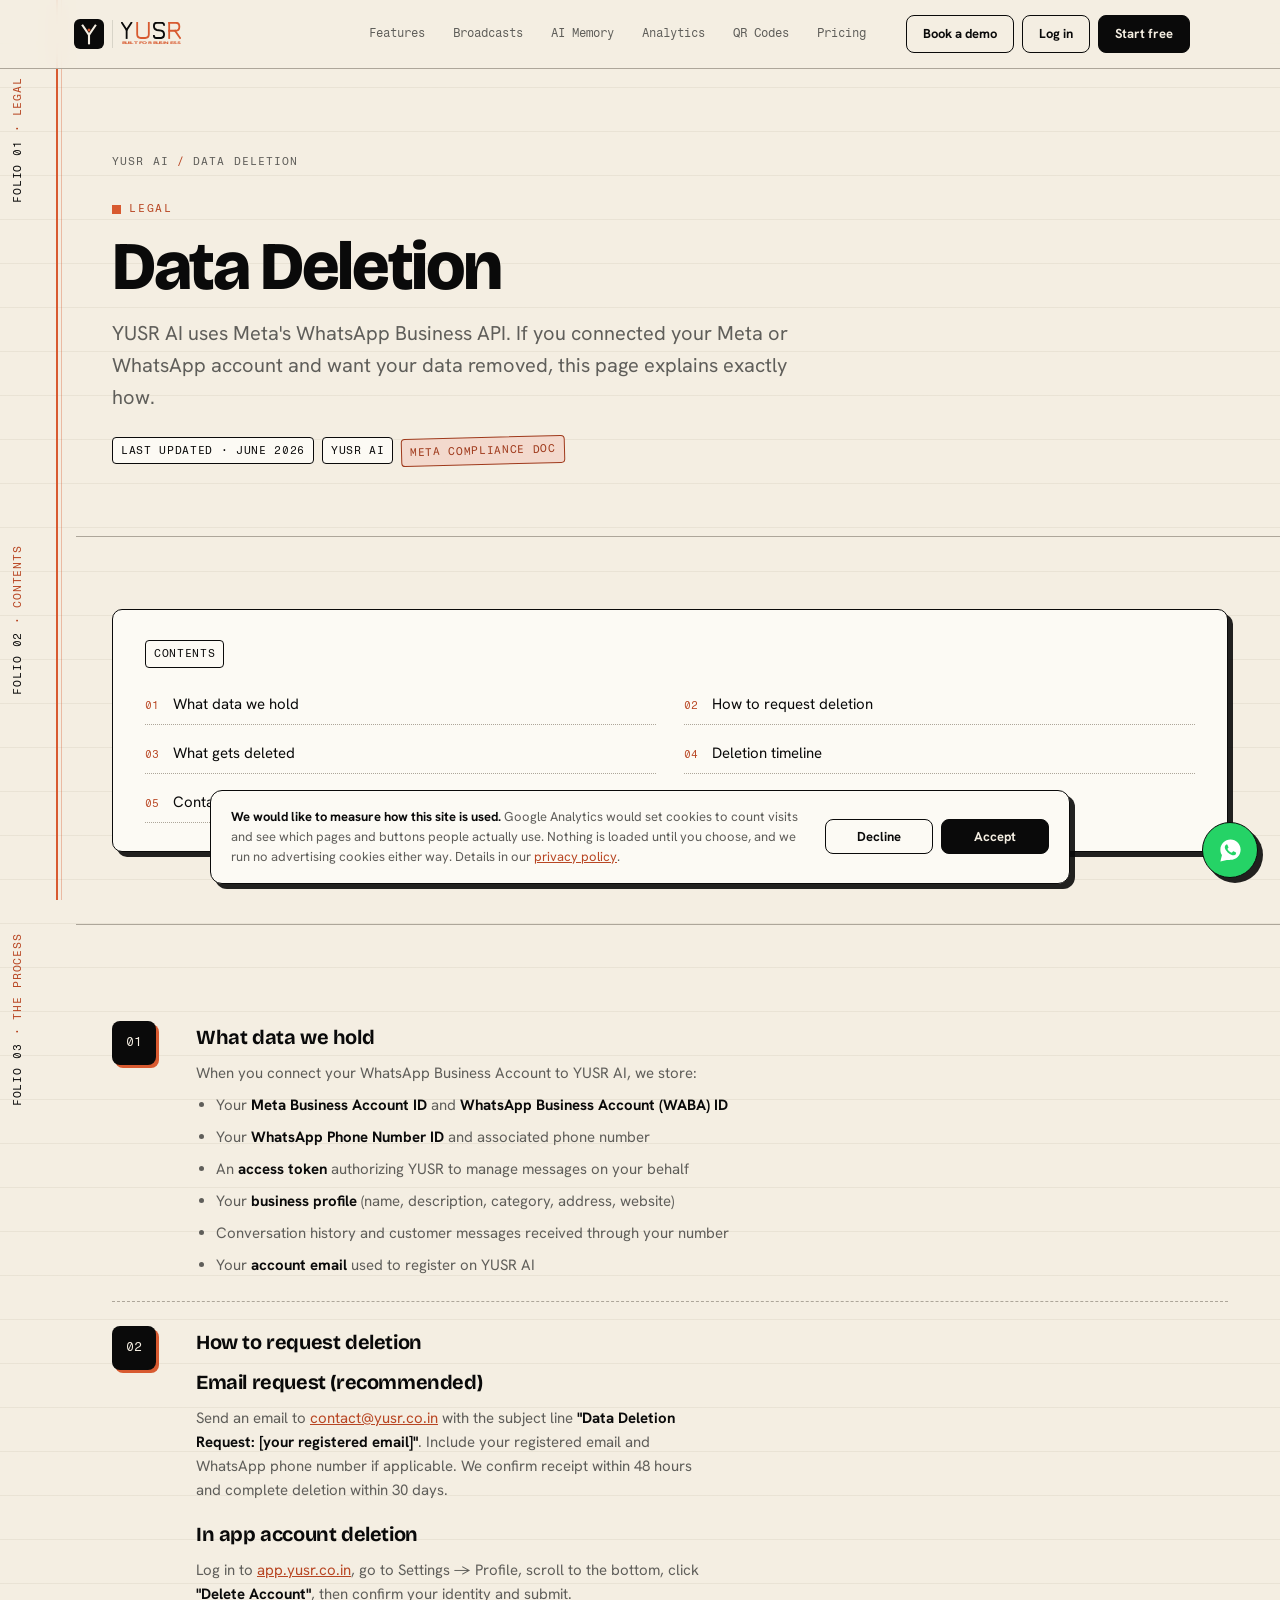
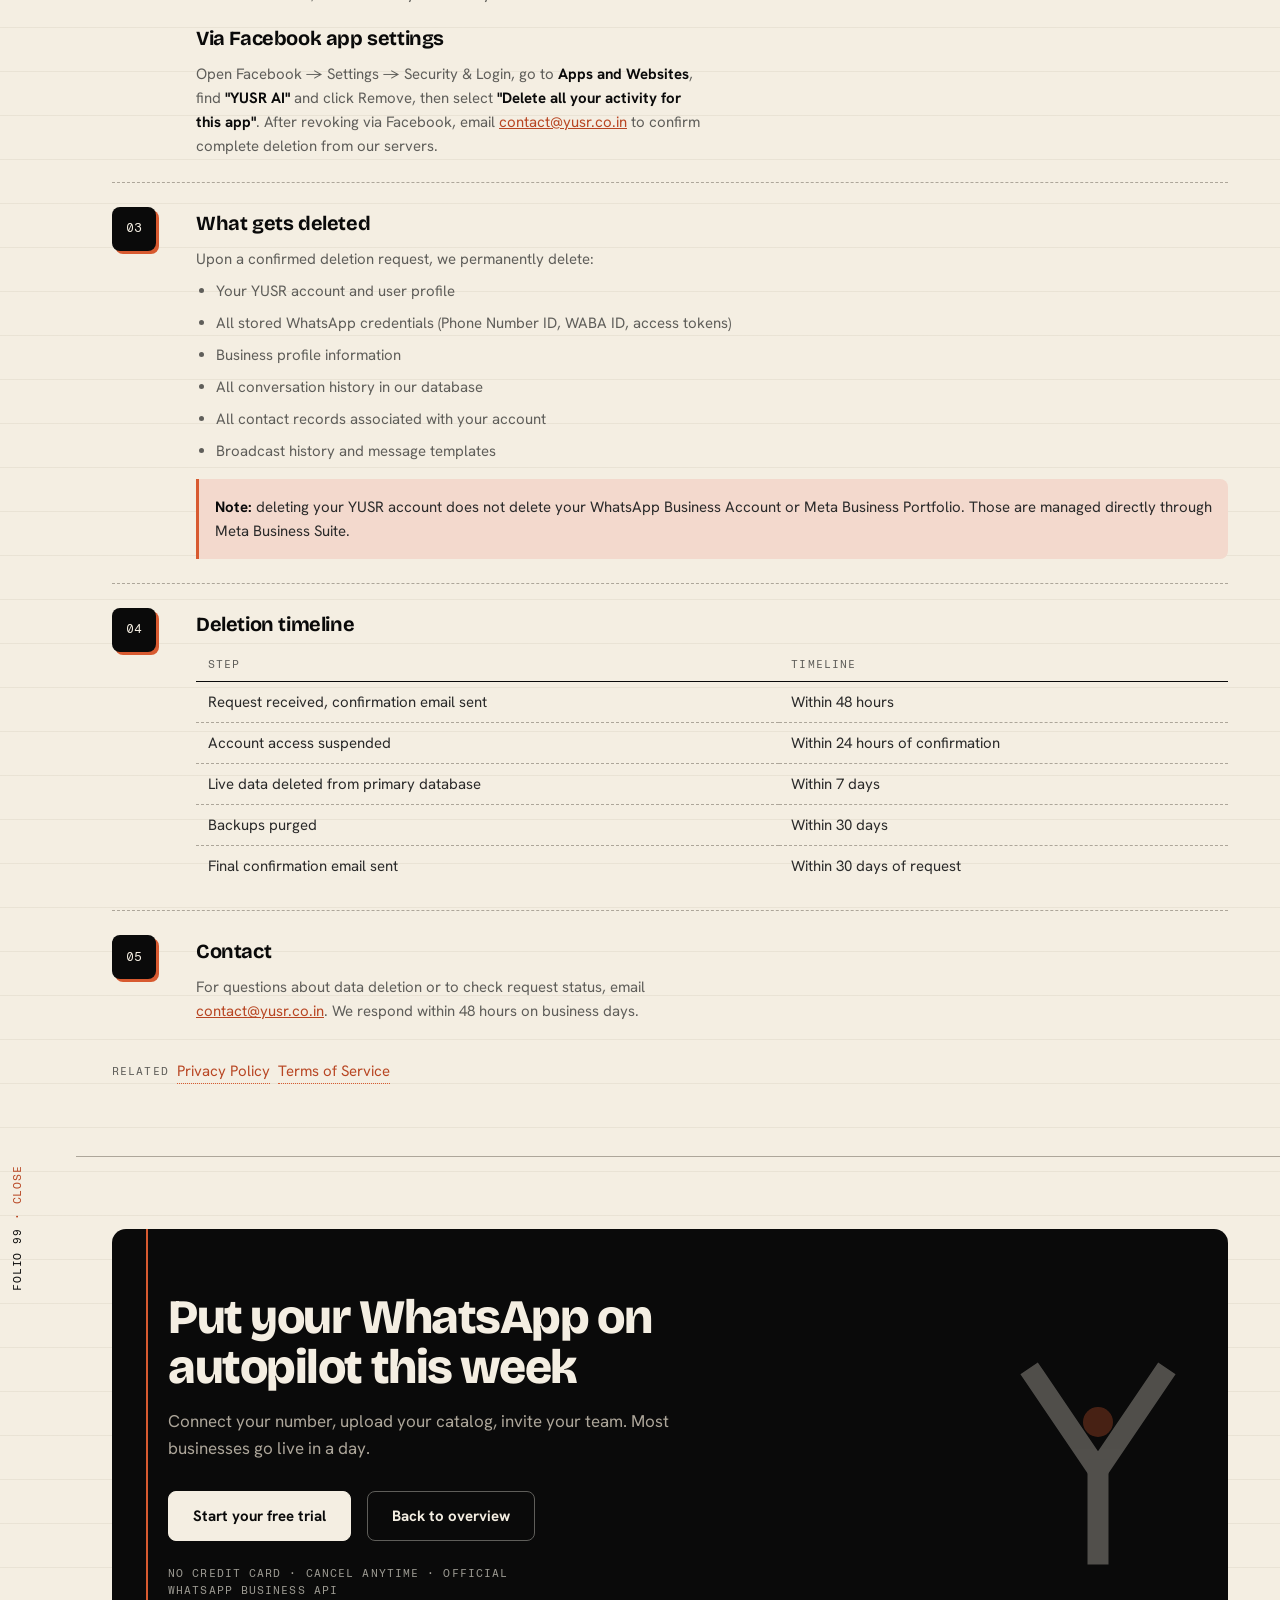
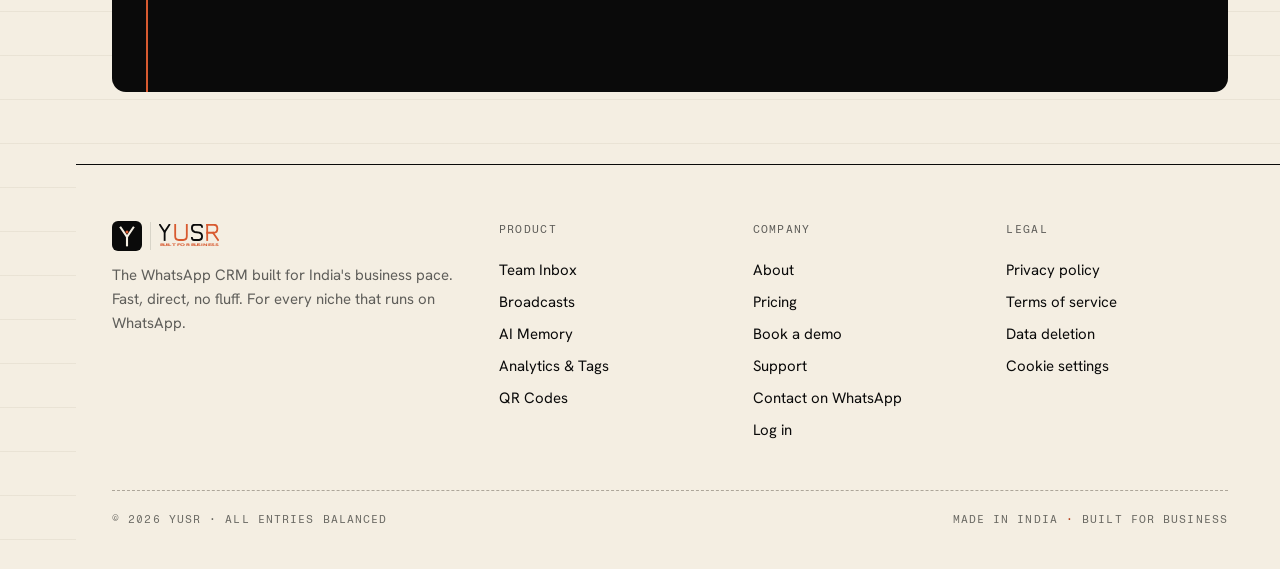
<file: deletion.html>
<!doctype html>
<html lang="en">
<head>
  <meta charset="UTF-8" />
  <meta name="viewport" content="width=device-width, initial-scale=1.0" />
  <title>Data Deletion · YUSR AI</title>
  <meta name="description" content="How to delete your data from YUSR AI: email, in app, or via Facebook settings." />
  <link rel="canonical" href="https://yusr.co.in/deletion" />
  <link rel="alternate" hreflang="en-IN" href="https://yusr.co.in/deletion" />
  <link rel="alternate" hreflang="en" href="https://yusr.co.in/deletion" />
  <link rel="alternate" hreflang="x-default" href="https://yusr.co.in/deletion" />
  <meta property="og:site_name" content="YUSR AI" />
  <meta property="og:type" content="website" />
  <meta property="og:url" content="https://yusr.co.in/deletion" />
  <meta property="og:title" content="Data Deletion · YUSR AI" />
  <meta property="og:description" content="How to delete your data from YUSR AI: email, in app, or via Facebook settings." />
  <meta property="og:image" content="https://yusr.co.in/og-image.png" />
  <meta property="og:image:width" content="1200" />
  <meta property="og:image:height" content="630" />
  <meta property="og:image:alt" content="YUSR AI. Every chat. Every order. Nothing missed." />
  <meta property="og:locale" content="en_IN" />
  <meta name="twitter:card" content="summary_large_image" />
  <meta name="twitter:title" content="Data Deletion · YUSR AI" />
  <meta name="twitter:description" content="How to delete your data from YUSR AI: email, in app, or via Facebook settings." />
  <meta name="twitter:image" content="https://yusr.co.in/og-image.png" />
  <meta name="twitter:image:alt" content="YUSR AI. Every chat. Every order. Nothing missed." />
  <link rel="icon" type="image/svg+xml" href="/favicon.svg" />
  <link rel="icon" href="/favicon.ico" />
  <link rel="icon" type="image/png" sizes="48x48" href="/favicon-48.png" />
  <link rel="icon" type="image/png" sizes="192x192" href="/favicon-192.png" />
  <link rel="icon" type="image/png" sizes="512x512" href="/favicon-512.png" />
  <link rel="apple-touch-icon" href="/favicon-192.png" />
  <meta name="theme-color" content="#0A0A0A" />
  <link rel="preconnect" href="https://fonts.googleapis.com" />
  <link rel="preconnect" href="https://fonts.gstatic.com" crossorigin />
  <link href="https://fonts.googleapis.com/css2?family=Bricolage+Grotesque:opsz,wght@12..96,600;12..96,700;12..96,800&family=Hanken+Grotesk:wght@400;500;600;700;800&family=Fragment+Mono&display=swap" rel="stylesheet" />
  <link rel="stylesheet" href="yusr.css?v=10" />
  <link rel="stylesheet" href="yusr-mobile.css?v=10" />
  <script defer src="yusr.js?v=10"></script>
  <script type="application/ld+json">
  {
    "@context": "https://schema.org",
    "@type": "BreadcrumbList",
    "itemListElement": [
      {
        "@type": "ListItem",
        "position": 1,
        "name": "Home",
        "item": "https://yusr.co.in/"
      },
      {
        "@type": "ListItem",
        "position": 2,
        "name": "Data Deletion",
        "item": "https://yusr.co.in/deletion"
      }
    ]
  }
  </script>
</head>
<body>
<a class="skip-link" href="#main">Skip to main content</a>
<div class="margin-rule" aria-hidden="true"></div>

<header class="nav">
  <div class="nav-inner">
    <a class="logo" href="/"><svg width="30" height="30" viewBox="0 0 200 200" aria-hidden="true"><rect width="200" height="200" rx="40" fill="#0A0A0A"/><g transform="translate(58,44)"><path d="M0 0 L42 62 L84 0" stroke="#F4EEE2" stroke-width="14" fill="none" stroke-linecap="square" stroke-linejoin="miter"/><line x1="42" y1="62" x2="42" y2="118" stroke="#F4EEE2" stroke-width="14" stroke-linecap="square"/><circle cx="42" cy="30" r="10" fill="#D85A30"/></g></svg><span style="display:inline-block;width:1px;height:28px;background:#D8D4C8;" aria-hidden="true"></span><svg width="60" height="24" viewBox="0 0 164 66" role="img" aria-label="YUSR, built for business"><g transform="translate(2,2)" stroke-width="5" fill="none" stroke-linecap="square" stroke-linejoin="miter"><g stroke="#0A0A0A"><path d="M 0 0 L 13 20 L 26 0"/><line x1="13" y1="20" x2="13" y2="42"/></g><g stroke="#D85A30"><path d="M 42 0 L 42 32 Q 42 42 52 42 L 64 42 Q 74 42 74 32 L 74 0"/></g><g stroke="#0A0A0A"><path d="M 116 6 Q 116 0 108 0 L 96 0 Q 88 0 88 9 Q 88 18 96 20 L 108 22 Q 116 24 116 32 Q 116 42 108 42 L 94 42 Q 88 42 88 36"/></g><g stroke="#D85A30"><line x1="130" y1="0" x2="130" y2="42"/><path d="M 130 0 L 148 0 Q 158 0 158 11 Q 158 22 148 22 L 130 22"/><line x1="146" y1="22" x2="160" y2="42"/></g></g><text x="2" y="60" font-family="'Hanken Grotesk',Arial,sans-serif" font-size="10" font-weight="800" fill="#D85A30" textLength="160" lengthAdjust="spacingAndGlyphs">BUILT FOR BUSINESS</text></svg></a>
    <nav class="nav-links" aria-label="Main">
      <a href="/features">Features</a>
      <a href="/broadcasts">Broadcasts</a>
      <a href="/memory">AI Memory</a>
      <a href="/analytics">Analytics</a>
      <a href="/qr">QR Codes</a>
      <a href="/pricing">Pricing</a>
      <a class="nav-mobile-only" href="/book-demo">Book a demo</a>
      <a class="nav-mobile-only" href="https://app.yusr.co.in" data-cta="nav-login-mobile">Log in</a>
    </nav>
    <div class="nav-cta">
      <a class="btn btn-ghost btn-sm" href="/book-demo">Book a demo</a>
      <a class="btn btn-ghost btn-sm" href="https://app.yusr.co.in" data-cta="nav-login">Log in</a>
      <a class="btn btn-ink btn-sm" href="https://app.yusr.co.in/signup">Start free</a>
      <button class="nav-burger" aria-label="Menu" aria-expanded="false">≡</button>
    </div>
  </div>
</header>

<div class="page">
<main id="main">

<section class="page-hero">
  <span class="folio" aria-hidden="true"><b>FOLIO 01</b> · LEGAL</span>
  <div class="wrap">
    <p class="crumbs"><a href="/">YUSR AI</a> <span class="o">/</span> Data Deletion</p>
    <span class="eyebrow">Legal</span>
    <h1 class="display">Data Deletion</h1>
    <p class="lede">YUSR AI uses Meta's WhatsApp Business API. If you connected your Meta or WhatsApp account and want your data removed, this page explains exactly how.</p>
    <div class="chip-row">
      <span class="chip">Last updated · June 2026</span>
      <span class="chip">YUSR AI</span>
      <span class="chip orange">Meta compliance doc</span>
    </div>
  </div>
</section>

<section>
  <span class="folio" aria-hidden="true"><b>FOLIO 02</b> · CONTENTS</span>
  <div class="wrap">
    <div class="card rv" style="border:1.5px solid var(--ink); box-shadow:var(--stamp); padding:28px 32px;">
      <span class="chip" style="margin-bottom:16px; display:inline-block;">Contents</span>
      <div class="toc-grid">
        <a href="#c01"><span class="n">01</span>What data we hold</a>
        <a href="#c02"><span class="n">02</span>How to request deletion</a>
        <a href="#c03"><span class="n">03</span>What gets deleted</a>
        <a href="#c04"><span class="n">04</span>Deletion timeline</a>
        <a href="#c05"><span class="n">05</span>Contact</a>
      </div>
    </div>
  </div>
</section>

<section id="clauses">
  <span class="folio" aria-hidden="true"><b>FOLIO 03</b> · THE PROCESS</span>
  <div class="wrap">
    <div class="steps rv">
      <div class="step" id="c01">
        <div>
          <h2>What data we hold</h2>
          <p>When you connect your WhatsApp Business Account to YUSR AI, we store:</p>
          <ul style="margin-top:8px; padding-left:20px; color:var(--stone); font-size:15px; display:grid; gap:8px;">
            <li>Your <strong style="color:var(--ink);">Meta Business Account ID</strong> and <strong style="color:var(--ink);">WhatsApp Business Account (WABA) ID</strong></li>
            <li>Your <strong style="color:var(--ink);">WhatsApp Phone Number ID</strong> and associated phone number</li>
            <li>An <strong style="color:var(--ink);">access token</strong> authorizing YUSR to manage messages on your behalf</li>
            <li>Your <strong style="color:var(--ink);">business profile</strong> (name, description, category, address, website)</li>
            <li>Conversation history and customer messages received through your number</li>
            <li>Your <strong style="color:var(--ink);">account email</strong> used to register on YUSR AI</li>
          </ul>
        </div>
      </div>
      <div class="step" id="c02">
        <div>
          <h2>How to request deletion</h2>
          <div class="sub-stack">
            <div>
              <h3 class="sub-h">Email request (recommended)</h3>
              <p style="color:var(--stone); font-size:15px;">Send an email to <a href="mailto:contact@yusr.co.in" style="color:var(--orange-deep);">contact@yusr.co.in</a> with the subject line <strong style="color:var(--ink);">"Data Deletion Request: [your registered email]"</strong>. Include your registered email and WhatsApp phone number if applicable. We confirm receipt within 48 hours and complete deletion within 30 days.</p>
            </div>
            <div>
              <h3 class="sub-h">In app account deletion</h3>
              <p style="color:var(--stone); font-size:15px;">Log in to <a href="https://app.yusr.co.in" style="color:var(--orange-deep);">app.yusr.co.in</a>, go to Settings → Profile, scroll to the bottom, click <strong style="color:var(--ink);">"Delete Account"</strong>, then confirm your identity and submit.</p>
            </div>
            <div>
              <h3 class="sub-h">Via Facebook app settings</h3>
              <p style="color:var(--stone); font-size:15px;">Open Facebook → Settings → Security &amp; Login, go to <strong style="color:var(--ink);">Apps and Websites</strong>, find <strong style="color:var(--ink);">"YUSR AI"</strong> and click Remove, then select <strong style="color:var(--ink);">"Delete all your activity for this app"</strong>. After revoking via Facebook, email <a href="mailto:contact@yusr.co.in" style="color:var(--orange-deep);">contact@yusr.co.in</a> to confirm complete deletion from our servers.</p>
            </div>
          </div>
        </div>
      </div>
      <div class="step" id="c03">
        <div>
          <h2>What gets deleted</h2>
          <p>Upon a confirmed deletion request, we permanently delete:</p>
          <ul style="margin-top:8px; padding-left:20px; color:var(--stone); font-size:15px; display:grid; gap:8px;">
            <li>Your YUSR account and user profile</li>
            <li>All stored WhatsApp credentials (Phone Number ID, WABA ID, access tokens)</li>
            <li>Business profile information</li>
            <li>All conversation history in our database</li>
            <li>All contact records associated with your account</li>
            <li>Broadcast history and message templates</li>
          </ul>
          <div class="note"><strong>Note:</strong> deleting your YUSR account does not delete your WhatsApp Business Account or Meta Business Portfolio. Those are managed directly through Meta Business Suite.</div>
        </div>
      </div>
      <div class="step" id="c04">
        <div>
          <h2>Deletion timeline</h2>
          <table class="tbl">
            <thead><tr><th>Step</th><th>Timeline</th></tr></thead>
            <tbody>
              <tr><td>Request received, confirmation email sent</td><td>Within 48 hours</td></tr>
              <tr><td>Account access suspended</td><td>Within 24 hours of confirmation</td></tr>
              <tr><td>Live data deleted from primary database</td><td>Within 7 days</td></tr>
              <tr><td>Backups purged</td><td>Within 30 days</td></tr>
              <tr><td>Final confirmation email sent</td><td>Within 30 days of request</td></tr>
            </tbody>
          </table>
        </div>
      </div>
      <div class="step" id="c05">
        <div>
          <h2>Contact</h2>
          <p>For questions about data deletion or to check request status, email <a href="mailto:contact@yusr.co.in" style="color:var(--orange-deep);">contact@yusr.co.in</a>. We respond within 48 hours on business days.</p>
        </div>
      </div>
    </div>
    <div class="legal-related rv">
      <span>Related</span>
      <a href="/privacy">Privacy Policy</a>
      <a href="/terms">Terms of Service</a>
    </div>
  </div>
</section>


<!-- shared closing CTA -->
<section id="cta" style="border-bottom:none;">
  <span class="folio" aria-hidden="true"><b>FOLIO 99</b> · CLOSE</span>
  <div class="wrap">
    <div class="cta-band rv">
      <h2>Put your WhatsApp on autopilot this week</h2>
      <p>Connect your number, upload your catalog, invite your team. Most businesses go live in a day.</p>
      <div class="cta-actions">
        <a class="btn btn-ink" href="https://app.yusr.co.in/signup">Start your free trial</a>
        <a class="btn btn-ghost" href="/">Back to overview</a>
      </div>
      <p class="fine">No credit card · Cancel anytime · Official WhatsApp Business API</p>
    </div>
  </div>
</section>

</main>

<footer>
  <div class="wrap">
    <div class="foot-grid">
      <div class="foot-brand">
        <a class="logo" href="/" style="margin-right:0;"><svg width="30" height="30" viewBox="0 0 200 200" aria-hidden="true"><rect width="200" height="200" rx="40" fill="#0A0A0A"/><g transform="translate(58,44)"><path d="M0 0 L42 62 L84 0" stroke="#F4EEE2" stroke-width="14" fill="none" stroke-linecap="square" stroke-linejoin="miter"/><line x1="42" y1="62" x2="42" y2="118" stroke="#F4EEE2" stroke-width="14" stroke-linecap="square"/><circle cx="42" cy="30" r="10" fill="#D85A30"/></g></svg><span style="display:inline-block;width:1px;height:28px;background:#D8D4C8;" aria-hidden="true"></span><svg width="60" height="24" viewBox="0 0 164 66" role="img" aria-label="YUSR, built for business"><g transform="translate(2,2)" stroke-width="5" fill="none" stroke-linecap="square" stroke-linejoin="miter"><g stroke="#0A0A0A"><path d="M 0 0 L 13 20 L 26 0"/><line x1="13" y1="20" x2="13" y2="42"/></g><g stroke="#D85A30"><path d="M 42 0 L 42 32 Q 42 42 52 42 L 64 42 Q 74 42 74 32 L 74 0"/></g><g stroke="#0A0A0A"><path d="M 116 6 Q 116 0 108 0 L 96 0 Q 88 0 88 9 Q 88 18 96 20 L 108 22 Q 116 24 116 32 Q 116 42 108 42 L 94 42 Q 88 42 88 36"/></g><g stroke="#D85A30"><line x1="130" y1="0" x2="130" y2="42"/><path d="M 130 0 L 148 0 Q 158 0 158 11 Q 158 22 148 22 L 130 22"/><line x1="146" y1="22" x2="160" y2="42"/></g></g><text x="2" y="60" font-family="'Hanken Grotesk',Arial,sans-serif" font-size="10" font-weight="800" fill="#D85A30" textLength="160" lengthAdjust="spacingAndGlyphs">BUILT FOR BUSINESS</text></svg></a>
        <p>The WhatsApp CRM built for India's business pace. Fast, direct, no fluff. For every niche that runs on WhatsApp.</p>
      </div>
      <div>
        <h3>Product</h3>
        <a href="/features">Team Inbox</a>
        <a href="/broadcasts">Broadcasts</a>
        <a href="/memory">AI Memory</a>
        <a href="/analytics">Analytics &amp; Tags</a>
        <a href="/qr">QR Codes</a>
      </div>
      <div>
        <h3>Company</h3>
        <a href="/about">About</a>
        <a href="/pricing">Pricing</a>
        <a href="/book-demo">Book a demo</a>
        <a href="/support">Support</a>
        <a href="https://wa.me/919286046420?text=Hi%2C%20I%20want%20to%20know%20about%20your%20service" target="_blank" rel="noopener" data-cta="footer-whatsapp">Contact on WhatsApp</a>
        <a href="https://app.yusr.co.in" data-cta="footer-login">Log in</a>
      </div>
      <div>
        <h3>Legal</h3>
        <a href="/privacy">Privacy policy</a>
        <a href="/terms">Terms of service</a>
        <a href="/deletion">Data deletion</a>
        <a href="/privacy#c09" data-cta="cookie-settings">Cookie settings</a>
      </div>
    </div>
    <div class="foot-bottom">
      <span>© 2026 YUSR · All entries balanced</span>
      <span>Made in India <span class="o">·</span> Built for business</span>
    </div>
  </div>
</footer>

</div>
<a class="fab-wa" href="https://wa.me/919286046420?text=Hi%2C%20I%20want%20to%20know%20about%20your%20service" target="_blank" rel="noopener" aria-label="Chat with us on WhatsApp">
  <svg viewBox="0 0 32 32" fill="#fff" aria-hidden="true"><path d="M16.001 3C9.373 3 4 8.373 4 15c0 2.386.7 4.61 1.902 6.477L4 29l7.72-1.862A11.94 11.94 0 0 0 16.001 27C22.628 27 28 21.627 28 15S22.628 3 16.001 3zm6.564 16.905c-.276.777-1.366 1.464-2.24 1.65-.6.127-1.383.228-4.017-.863-3.372-1.396-5.541-4.815-5.71-5.04-.164-.226-1.363-1.813-1.363-3.458 0-1.646.86-2.454 1.166-2.79.276-.303.6-.379.8-.379.2 0 .4.002.575.01.185.009.433-.07.677.517.276.664.937 2.31 1.02 2.478.084.168.14.365.028.591-.112.226-.168.365-.335.56-.168.196-.352.437-.503.587-.168.168-.343.35-.148.687.196.336.87 1.436 1.867 2.325 1.283 1.146 2.365 1.5 2.7 1.669.336.168.532.14.727-.084.196-.226.84-.98 1.064-1.316.224-.336.448-.28.756-.168.308.112 1.958.924 2.294 1.092.336.168.56.253.643.393.084.14.084.812-.192 1.589z"/></svg>
</a>
</body>
</html>
</file>
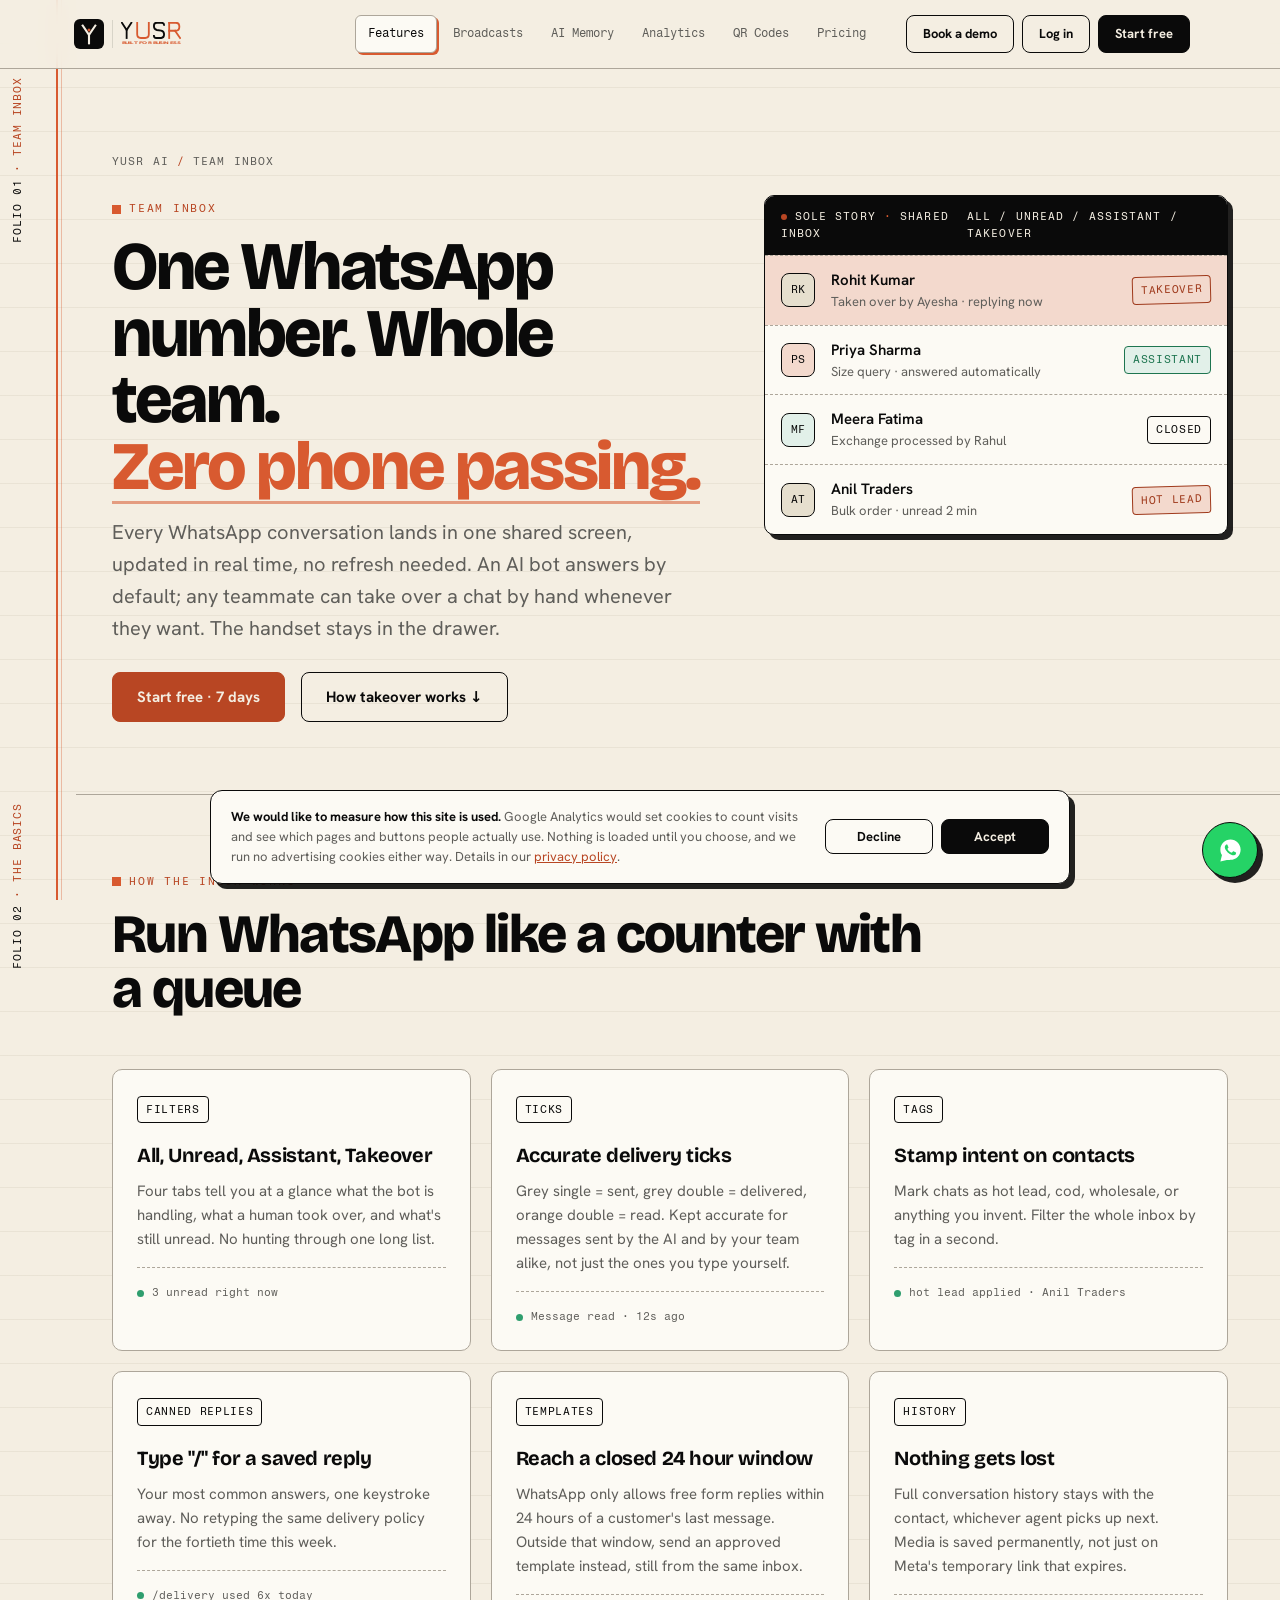
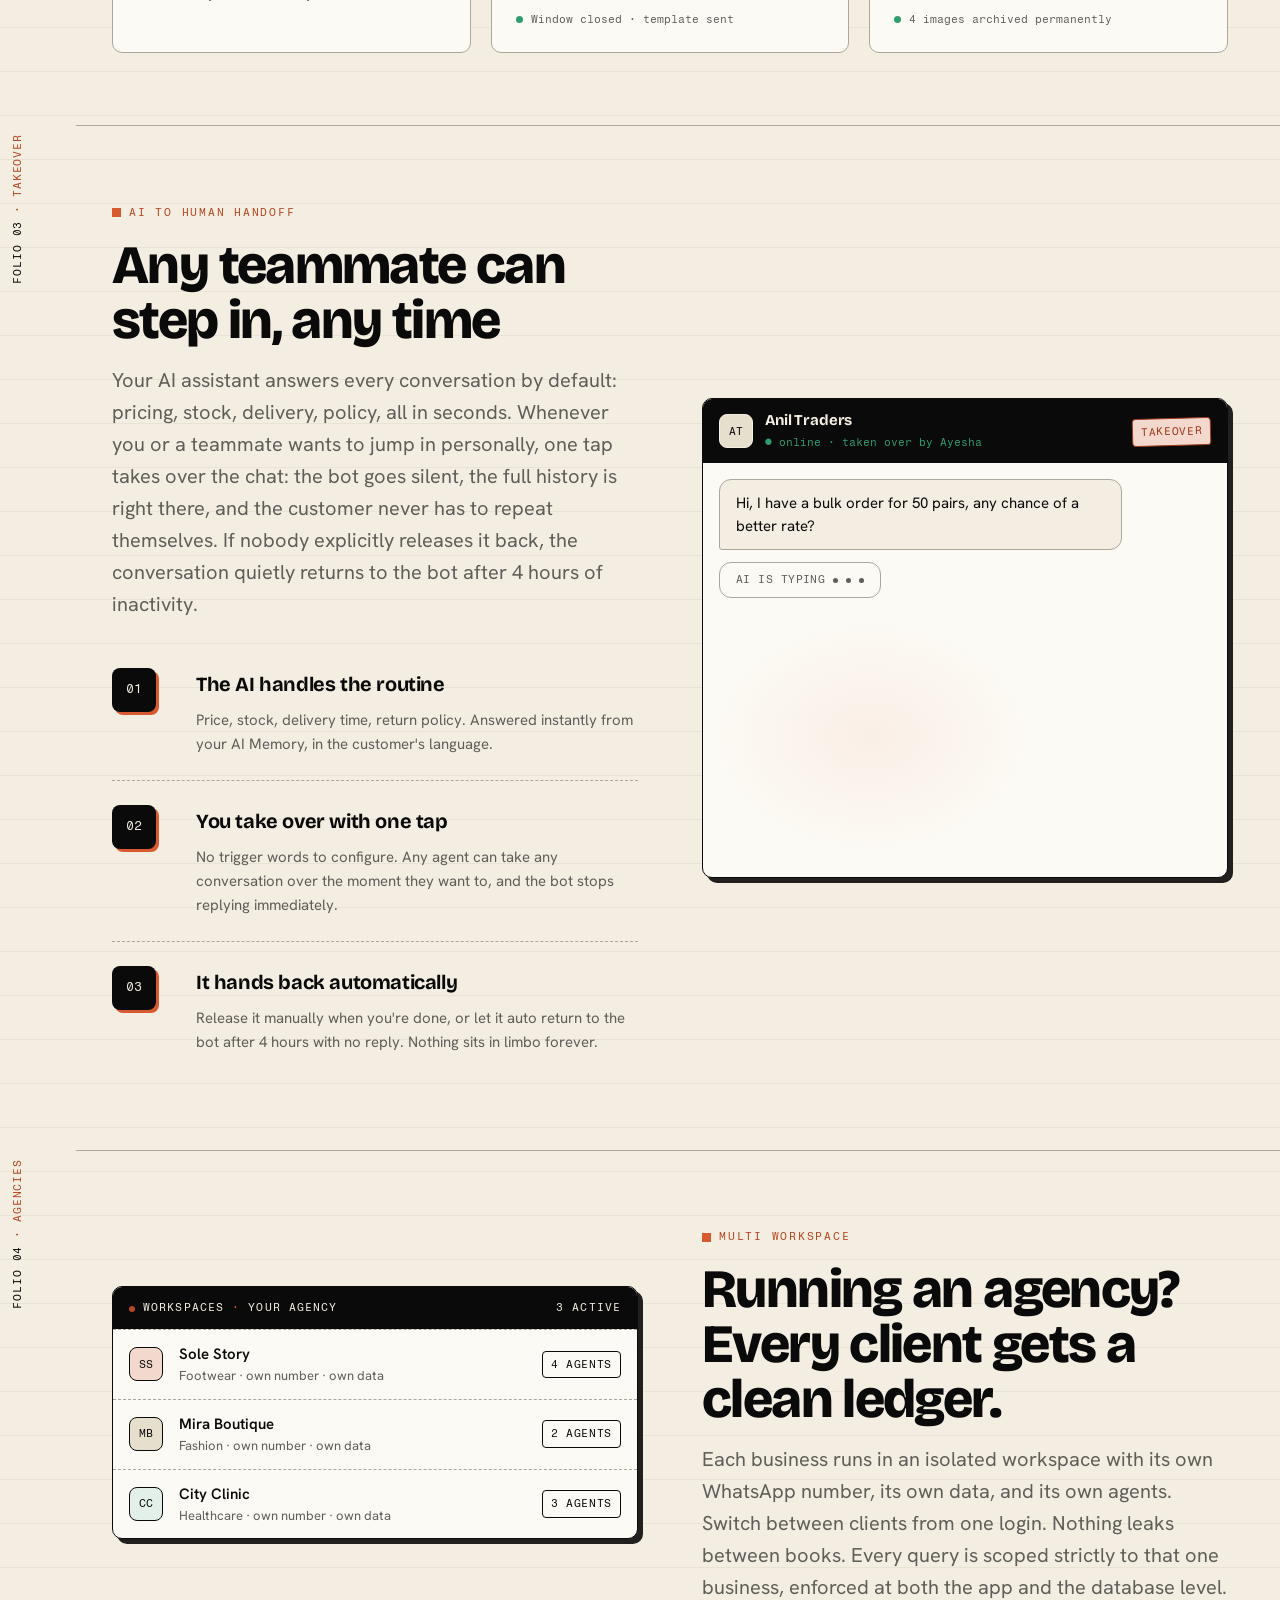
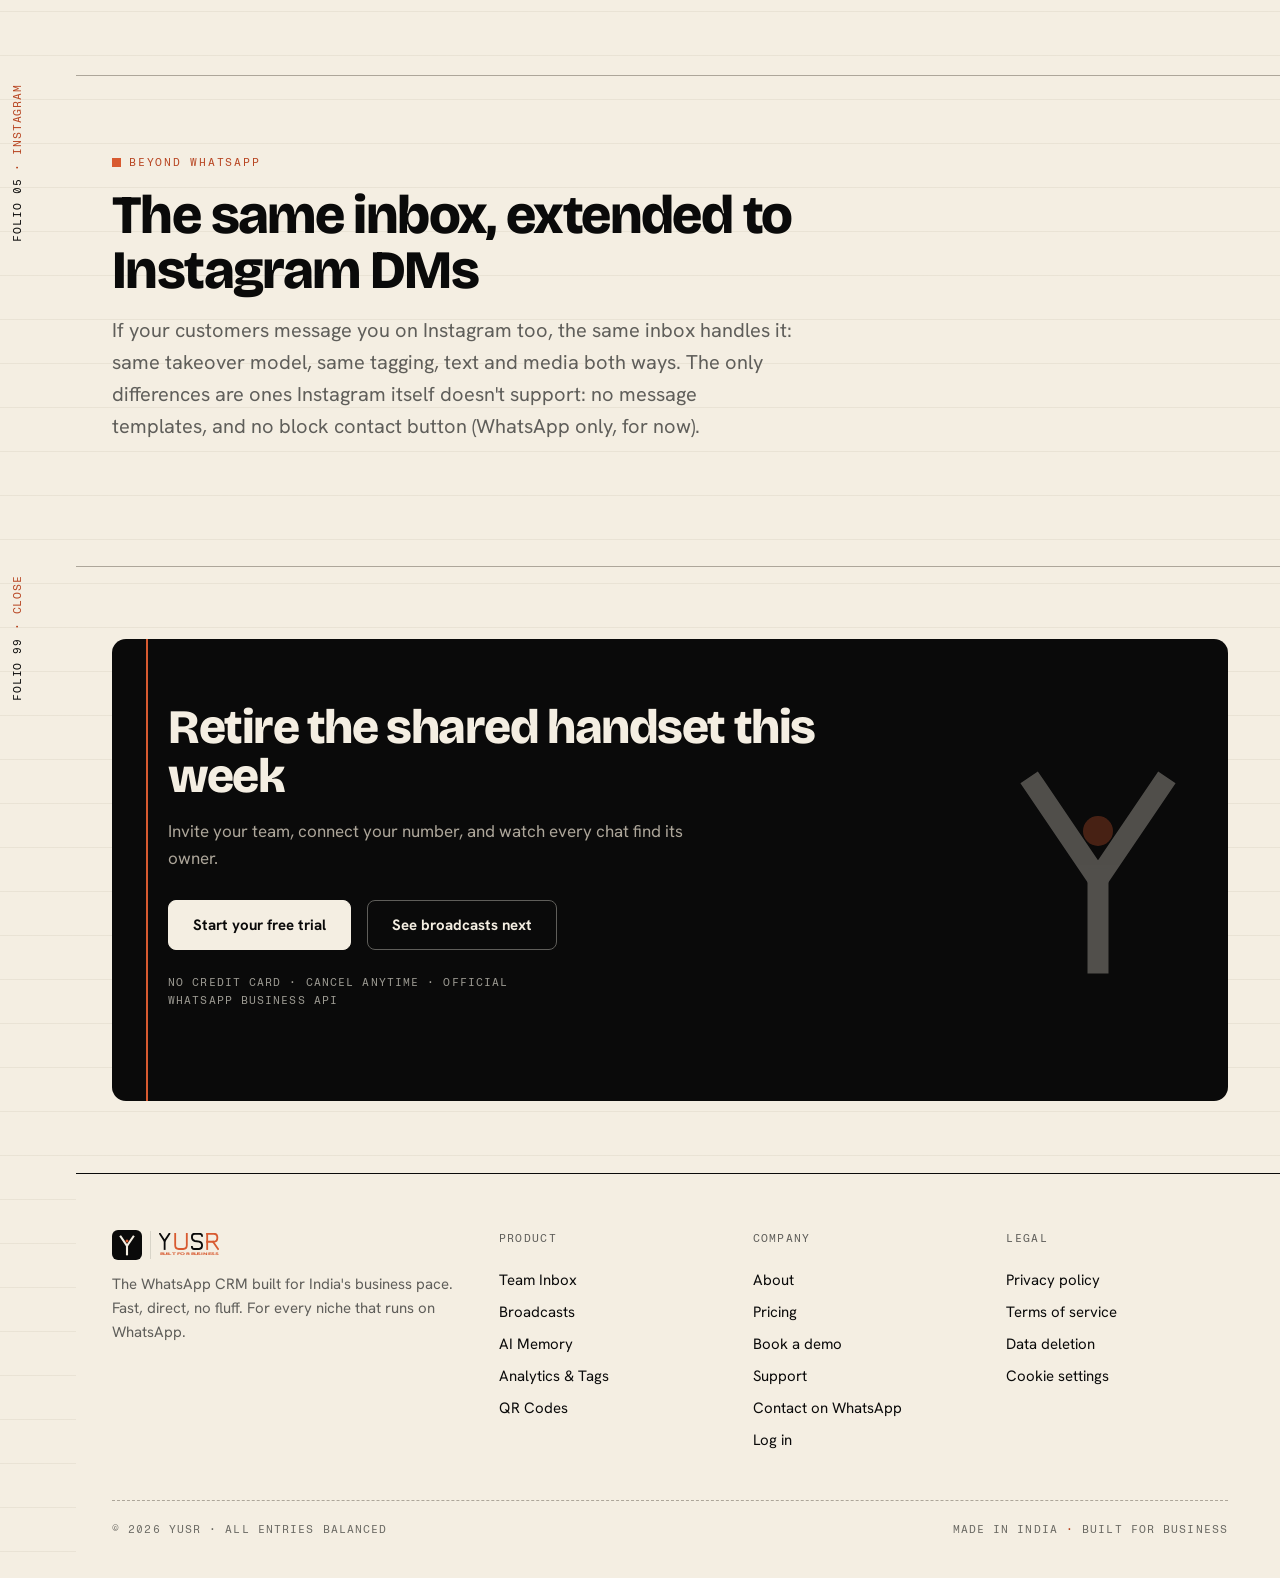
<file: features.html>
<!doctype html>
<html lang="en">
<head>
  <meta charset="UTF-8" />
  <meta name="viewport" content="width=device-width, initial-scale=1.0" />
  <title>Team Inbox · YUSR AI</title>
  <meta name="description" content="Shared WhatsApp team inbox for Indian business. Real time chat assignment, AI bot handover, read receipts, and canned replies. Free 7 day trial." />
  <link rel="canonical" href="https://yusr.co.in/features" />
  <link rel="alternate" hreflang="en-IN" href="https://yusr.co.in/features" />
  <link rel="alternate" hreflang="en" href="https://yusr.co.in/features" />
  <link rel="alternate" hreflang="x-default" href="https://yusr.co.in/features" />
  <meta property="og:site_name" content="YUSR AI" />
  <meta property="og:type" content="website" />
  <meta property="og:url" content="https://yusr.co.in/features" />
  <meta property="og:title" content="Team Inbox · YUSR AI" />
  <meta property="og:description" content="Shared WhatsApp team inbox for Indian businesses. Real time chat assignment, AI bot handover, read receipts, canned replies, and multi workspace support. Try free for 7 days." />
  <meta property="og:image" content="https://yusr.co.in/og-image.png" />
  <meta property="og:image:width" content="1200" />
  <meta property="og:image:height" content="630" />
  <meta property="og:image:alt" content="YUSR AI. Every chat. Every order. Nothing missed." />
  <meta property="og:locale" content="en_IN" />
  <meta name="twitter:card" content="summary_large_image" />
  <meta name="twitter:title" content="Team Inbox · YUSR AI" />
  <meta name="twitter:description" content="Shared WhatsApp team inbox for Indian businesses. Real time chat assignment, AI bot handover, read receipts, canned replies, and multi workspace support. Try free for 7 days." />
  <meta name="twitter:image" content="https://yusr.co.in/og-image.png" />
  <meta name="twitter:image:alt" content="YUSR AI. Every chat. Every order. Nothing missed." />
  <link rel="icon" type="image/svg+xml" href="/favicon.svg" />
  <link rel="icon" href="/favicon.ico" />
  <link rel="icon" type="image/png" sizes="48x48" href="/favicon-48.png" />
  <link rel="icon" type="image/png" sizes="192x192" href="/favicon-192.png" />
  <link rel="icon" type="image/png" sizes="512x512" href="/favicon-512.png" />
  <link rel="apple-touch-icon" href="/favicon-192.png" />
  <meta name="theme-color" content="#0A0A0A" />
  <link rel="preconnect" href="https://fonts.googleapis.com" />
  <link rel="preconnect" href="https://fonts.gstatic.com" crossorigin />
  <link href="https://fonts.googleapis.com/css2?family=Bricolage+Grotesque:opsz,wght@12..96,600;12..96,700;12..96,800&family=Hanken+Grotesk:wght@400;500;600;700;800&family=Fragment+Mono&display=swap" rel="stylesheet" />
  <link rel="stylesheet" href="yusr.css?v=10" />
  <link rel="stylesheet" href="yusr-mobile.css?v=10" />
  <script defer src="yusr.js?v=10"></script>
  <script type="application/ld+json">
  {
    "@context": "https://schema.org",
    "@type": "BreadcrumbList",
    "itemListElement": [
      {
        "@type": "ListItem",
        "position": 1,
        "name": "Home",
        "item": "https://yusr.co.in/"
      },
      {
        "@type": "ListItem",
        "position": 2,
        "name": "Team Inbox",
        "item": "https://yusr.co.in/features"
      }
    ]
  }
  </script>
</head>
<body>
<a class="skip-link" href="#main">Skip to main content</a>
<div class="margin-rule" aria-hidden="true"></div>

<header class="nav">
  <div class="nav-inner">
    <a class="logo" href="/"><svg width="30" height="30" viewBox="0 0 200 200" aria-hidden="true"><rect width="200" height="200" rx="40" fill="#0A0A0A"/><g transform="translate(58,44)"><path d="M0 0 L42 62 L84 0" stroke="#F4EEE2" stroke-width="14" fill="none" stroke-linecap="square" stroke-linejoin="miter"/><line x1="42" y1="62" x2="42" y2="118" stroke="#F4EEE2" stroke-width="14" stroke-linecap="square"/><circle cx="42" cy="30" r="10" fill="#D85A30"/></g></svg><span style="display:inline-block;width:1px;height:28px;background:#D8D4C8;" aria-hidden="true"></span><svg width="60" height="24" viewBox="0 0 164 66" role="img" aria-label="YUSR, built for business"><g transform="translate(2,2)" stroke-width="5" fill="none" stroke-linecap="square" stroke-linejoin="miter"><g stroke="#0A0A0A"><path d="M 0 0 L 13 20 L 26 0"/><line x1="13" y1="20" x2="13" y2="42"/></g><g stroke="#D85A30"><path d="M 42 0 L 42 32 Q 42 42 52 42 L 64 42 Q 74 42 74 32 L 74 0"/></g><g stroke="#0A0A0A"><path d="M 116 6 Q 116 0 108 0 L 96 0 Q 88 0 88 9 Q 88 18 96 20 L 108 22 Q 116 24 116 32 Q 116 42 108 42 L 94 42 Q 88 42 88 36"/></g><g stroke="#D85A30"><line x1="130" y1="0" x2="130" y2="42"/><path d="M 130 0 L 148 0 Q 158 0 158 11 Q 158 22 148 22 L 130 22"/><line x1="146" y1="22" x2="160" y2="42"/></g></g><text x="2" y="60" font-family="'Hanken Grotesk',Arial,sans-serif" font-size="10" font-weight="800" fill="#D85A30" textLength="160" lengthAdjust="spacingAndGlyphs">BUILT FOR BUSINESS</text></svg></a>
    <nav class="nav-links" aria-label="Main">
      <a href="/features" aria-current="page">Features</a>
      <a href="/broadcasts">Broadcasts</a>
      <a href="/memory">AI Memory</a>
      <a href="/analytics">Analytics</a>
      <a href="/qr">QR Codes</a>
      <a href="/pricing">Pricing</a>
      <a class="nav-mobile-only" href="/book-demo">Book a demo</a>
      <a class="nav-mobile-only" href="https://app.yusr.co.in" data-cta="nav-login-mobile">Log in</a>
    </nav>
    <div class="nav-cta">
      <a class="btn btn-ghost btn-sm" href="/book-demo">Book a demo</a>
      <a class="btn btn-ghost btn-sm" href="https://app.yusr.co.in" data-cta="nav-login">Log in</a>
      <a class="btn btn-ink btn-sm" href="https://app.yusr.co.in/signup">Start free</a>
      <button class="nav-burger" aria-label="Menu" aria-expanded="false">≡</button>
    </div>
  </div>
</header>

<div class="page">
<main id="main">

<section class="page-hero">
  <span class="folio" aria-hidden="true"><b>FOLIO 01</b> · TEAM INBOX</span>
  <div class="wrap">
    <p class="crumbs"><a href="/">YUSR AI</a> <span class="o">/</span> Team Inbox</p>
    <div class="split" style="align-items:start;">
      <div>
        <span class="eyebrow">Team Inbox</span>
        <h1 class="display">One WhatsApp number. Whole team. <span class="u">Zero phone passing.</span></h1>
        <p class="lede">Every WhatsApp conversation lands in one shared screen, updated in real time, no refresh needed. An AI bot answers by default; any teammate can take over a chat by hand whenever they want. The handset stays in the drawer.</p>
        <div class="hero-actions">
          <a class="btn btn-orange" href="https://app.yusr.co.in/signup">Start free · 7 days</a>
          <a class="btn btn-ghost" href="#handoff">How takeover works ↓</a>
        </div>
      </div>
      <div class="visual rv">
        <div class="ledger" data-live-meter role="img" aria-label="The shared team inbox showing conversations, some handled by the AI and some taken over by an agent">
          <div class="ledger-head"><span><i class="rec-dot sm" aria-hidden="true"></i>Sole Story <span class="dot">·</span> Shared inbox</span><span>ALL / UNREAD / ASSISTANT / TAKEOVER</span></div>
          <div class="ledger-row" data-row><span class="avatar">RK</span><div class="grow"><div class="name">Rohit Kumar</div><div class="sub">Taken over by Ayesha · replying now</div></div><span class="chip orange">takeover</span></div>
          <div class="ledger-row" data-row><span class="avatar o">PS</span><div class="grow"><div class="name">Priya Sharma</div><div class="sub">Size query · answered automatically</div></div><span class="chip green">assistant</span></div>
          <div class="ledger-row" data-row><span class="avatar g">MF</span><div class="grow"><div class="name">Meera Fatima</div><div class="sub">Exchange processed by Rahul</div></div><span class="chip">closed</span></div>
          <div class="ledger-row" data-row><span class="avatar">AT</span><div class="grow"><div class="name">Anil Traders</div><div class="sub">Bulk order · unread 2 min</div></div><span class="chip orange">hot lead</span></div>
        </div>
      </div>
    </div>
  </div>
</section>

<section>
  <span class="folio" aria-hidden="true"><b>FOLIO 02</b> · THE BASICS</span>
  <div class="wrap">
    <div class="sec-head rv">
      <span class="eyebrow">How the inbox works</span>
      <h2 class="sec">Run WhatsApp like a counter with a queue</h2>
    </div>
    <div class="grid-3">
      <div class="card lift rv" style="--i:0;"><span class="chip">Filters</span><h3>All, Unread, Assistant, Takeover</h3><p>Four tabs tell you at a glance what the bot is handling, what a human took over, and what's still unread. No hunting through one long list.</p>
        <div class="card-live"><span class="cdot"></span><span class="txt" data-live data-lines="3 unread right now|1 chat in takeover|2 handled by the assistant today"></span></div>
      </div>
      <div class="card lift rv" style="--i:1;"><span class="chip">Ticks</span><h3>Accurate delivery ticks</h3><p>Grey single = sent, grey double = delivered, orange double = read. Kept accurate for messages sent by the AI and by your team alike, not just the ones you type yourself.</p>
        <div class="card-live"><span class="cdot"></span><span class="txt" data-live data-lines="Message read · 12s ago|Bot reply delivered|Ticks in sync, zero drift"></span></div>
      </div>
      <div class="card lift rv" style="--i:2;"><span class="chip">Tags</span><h3>Stamp intent on contacts</h3><p>Mark chats as hot lead, cod, wholesale, or anything you invent. Filter the whole inbox by tag in a second.</p>
        <div class="card-live"><span class="cdot"></span><span class="txt" data-live data-lines="hot lead applied · Anil Traders|12 chats tagged today|Filtering by wholesale"></span></div>
      </div>
      <div class="card lift rv" style="--i:3;"><span class="chip">Canned replies</span><h3>Type "/" for a saved reply</h3><p>Your most common answers, one keystroke away. No retyping the same delivery policy for the fortieth time this week.</p>
        <div class="card-live"><span class="cdot"></span><span class="txt" data-live data-lines="/delivery used 6x today|/returns saved 40s just now|9 canned replies ready"></span></div>
      </div>
      <div class="card lift rv" style="--i:4;"><span class="chip">Templates</span><h3>Reach a closed 24 hour window</h3><p>WhatsApp only allows free form replies within 24 hours of a customer's last message. Outside that window, send an approved template instead, still from the same inbox.</p>
        <div class="card-live"><span class="cdot"></span><span class="txt" data-live data-lines="Window closed · template sent|6 templates approved|Reached Kavya D. via template"></span></div>
      </div>
      <div class="card lift rv" style="--i:5;"><span class="chip">History</span><h3>Nothing gets lost</h3><p>Full conversation history stays with the contact, whichever agent picks up next. Media is saved permanently, not just on Meta's temporary link that expires.</p>
        <div class="card-live"><span class="cdot"></span><span class="txt" data-live data-lines="4 images archived permanently|0 expired media links|History synced across agents"></span></div>
      </div>
    </div>
  </div>
</section>

<section id="handoff">
  <span class="folio" aria-hidden="true"><b>FOLIO 03</b> · TAKEOVER</span>
  <div class="wrap">
    <div class="split">
      <div class="rv">
        <span class="eyebrow">AI to human handoff</span>
        <h2 class="sec">Any teammate can step in, any time</h2>
        <p class="lede">Your AI assistant answers every conversation by default: pricing, stock, delivery, policy, all in seconds. Whenever you or a teammate wants to jump in personally, one tap takes over the chat: the bot goes silent, the full history is right there, and the customer never has to repeat themselves. If nobody explicitly releases it back, the conversation quietly returns to the bot after 4 hours of inactivity.</p>
        <div class="steps" style="margin-top:24px;">
          <div class="step"><div><h3>The AI handles the routine</h3><p>Price, stock, delivery time, return policy. Answered instantly from your AI Memory, in the customer's language.</p></div></div>
          <div class="step"><div><h3>You take over with one tap</h3><p>No trigger words to configure. Any agent can take any conversation over the moment they want to, and the bot stops replying immediately.</p></div></div>
          <div class="step"><div><h3>It hands back automatically</h3><p>Release it manually when you're done, or let it auto return to the bot after 4 hours with no reply. Nothing sits in limbo forever.</p></div></div>
        </div>
      </div>
      <div class="visual rv">
        <div class="chat" role="img" aria-label="A conversation being taken over from the AI by a human agent">
          <div class="chat-head">
            <span class="avatar" style="border-color:var(--sand);">AT</span>
            <div class="who"><b>Anil Traders</b><span>● online · taken over by Ayesha</span></div>
            <span class="chip orange">takeover</span>
          </div>
          <div class="chat-body" data-msgs data-autoplay>
            <div class="bubble in" data-m>Hi, I have a bulk order for 50 pairs, any chance of a better rate?</div>
            <div class="ftyping" data-t><i></i><i></i><i></i></div>
            <div class="bubble out" data-m>Great question! Bulk pricing is best confirmed by our team directly. One moment. 👋<div class="meta">AI · last reply before takeover · <span class="tick">✓✓</span></div></div>
            <div class="ftyping" data-t><i></i><i></i><i></i></div>
            <div class="bubble out" data-m>Anil, Ayesha here. For 50 pairs I can do ₹620 per pair with free delivery to your godown. Should I lock it?<div class="meta">Ayesha · agent · <span class="tick">✓✓</span></div></div>
          </div>
        </div>
      </div>
    </div>
  </div>
</section>

<section id="agencies">
  <span class="folio" aria-hidden="true"><b>FOLIO 04</b> · AGENCIES</span>
  <div class="wrap">
    <div class="split rev">
      <div class="rv">
        <span class="eyebrow">Multi workspace</span>
        <h2 class="sec">Running an agency? Every client gets a clean ledger.</h2>
        <p class="lede">Each business runs in an isolated workspace with its own WhatsApp number, its own data, and its own agents. Switch between clients from one login. Nothing leaks between books. Every query is scoped strictly to that one business, enforced at both the app and the database level.</p>
      </div>
      <div class="visual rv">
        <div class="ledger" data-live-meter>
          <div class="ledger-head"><span><i class="rec-dot sm" aria-hidden="true"></i>Workspaces <span class="dot">·</span> your agency</span><span>3 ACTIVE</span></div>
          <div class="ledger-row" data-row><span class="avatar o">SS</span><div class="grow"><div class="name">Sole Story</div><div class="sub">Footwear · own number · own data</div></div><span class="chip">4 agents</span></div>
          <div class="ledger-row" data-row><span class="avatar">MB</span><div class="grow"><div class="name">Mira Boutique</div><div class="sub">Fashion · own number · own data</div></div><span class="chip">2 agents</span></div>
          <div class="ledger-row" data-row><span class="avatar g">CC</span><div class="grow"><div class="name">City Clinic</div><div class="sub">Healthcare · own number · own data</div></div><span class="chip">3 agents</span></div>
        </div>
      </div>
    </div>
  </div>
</section>

<section id="instagram">
  <span class="folio" aria-hidden="true"><b>FOLIO 05</b> · INSTAGRAM</span>
  <div class="wrap">
    <div class="sec-head rv">
      <span class="eyebrow">Beyond WhatsApp</span>
      <h2 class="sec">The same inbox, extended to Instagram DMs</h2>
      <p class="lede">If your customers message you on Instagram too, the same inbox handles it: same takeover model, same tagging, text and media both ways. The only differences are ones Instagram itself doesn't support: no message templates, and no block contact button (WhatsApp only, for now).</p>
    </div>
  </div>
</section>


<!-- shared closing CTA -->
<section id="cta" style="border-bottom:none;">
  <span class="folio" aria-hidden="true"><b>FOLIO 99</b> · CLOSE</span>
  <div class="wrap">
    <div class="cta-band rv">
      <h2>Retire the shared handset this week</h2>
      <p>Invite your team, connect your number, and watch every chat find its owner.</p>
      <div class="cta-actions">
        <a class="btn btn-ink" href="https://app.yusr.co.in/signup">Start your free trial</a>
        <a class="btn btn-ghost" href="/broadcasts">See broadcasts next</a>
      </div>
      <p class="fine">No credit card · Cancel anytime · Official WhatsApp Business API</p>
    </div>
  </div>
</section>

</main>

<footer>
  <div class="wrap">
    <div class="foot-grid">
      <div class="foot-brand">
        <a class="logo" href="/" style="margin-right:0;"><svg width="30" height="30" viewBox="0 0 200 200" aria-hidden="true"><rect width="200" height="200" rx="40" fill="#0A0A0A"/><g transform="translate(58,44)"><path d="M0 0 L42 62 L84 0" stroke="#F4EEE2" stroke-width="14" fill="none" stroke-linecap="square" stroke-linejoin="miter"/><line x1="42" y1="62" x2="42" y2="118" stroke="#F4EEE2" stroke-width="14" stroke-linecap="square"/><circle cx="42" cy="30" r="10" fill="#D85A30"/></g></svg><span style="display:inline-block;width:1px;height:28px;background:#D8D4C8;" aria-hidden="true"></span><svg width="60" height="24" viewBox="0 0 164 66" role="img" aria-label="YUSR, built for business"><g transform="translate(2,2)" stroke-width="5" fill="none" stroke-linecap="square" stroke-linejoin="miter"><g stroke="#0A0A0A"><path d="M 0 0 L 13 20 L 26 0"/><line x1="13" y1="20" x2="13" y2="42"/></g><g stroke="#D85A30"><path d="M 42 0 L 42 32 Q 42 42 52 42 L 64 42 Q 74 42 74 32 L 74 0"/></g><g stroke="#0A0A0A"><path d="M 116 6 Q 116 0 108 0 L 96 0 Q 88 0 88 9 Q 88 18 96 20 L 108 22 Q 116 24 116 32 Q 116 42 108 42 L 94 42 Q 88 42 88 36"/></g><g stroke="#D85A30"><line x1="130" y1="0" x2="130" y2="42"/><path d="M 130 0 L 148 0 Q 158 0 158 11 Q 158 22 148 22 L 130 22"/><line x1="146" y1="22" x2="160" y2="42"/></g></g><text x="2" y="60" font-family="'Hanken Grotesk',Arial,sans-serif" font-size="10" font-weight="800" fill="#D85A30" textLength="160" lengthAdjust="spacingAndGlyphs">BUILT FOR BUSINESS</text></svg></a>
        <p>The WhatsApp CRM built for India's business pace. Fast, direct, no fluff. For every niche that runs on WhatsApp.</p>
      </div>
      <div>
        <h3>Product</h3>
        <a href="/features">Team Inbox</a>
        <a href="/broadcasts">Broadcasts</a>
        <a href="/memory">AI Memory</a>
        <a href="/analytics">Analytics &amp; Tags</a>
        <a href="/qr">QR Codes</a>
      </div>
      <div>
        <h3>Company</h3>
        <a href="/about">About</a>
        <a href="/pricing">Pricing</a>
        <a href="/book-demo">Book a demo</a>
        <a href="/support">Support</a>
        <a href="https://wa.me/919286046420?text=Hi%2C%20I%20want%20to%20know%20about%20your%20service" target="_blank" rel="noopener" data-cta="footer-whatsapp">Contact on WhatsApp</a>
        <a href="https://app.yusr.co.in" data-cta="footer-login">Log in</a>
      </div>
      <div>
        <h3>Legal</h3>
        <a href="/privacy">Privacy policy</a>
        <a href="/terms">Terms of service</a>
        <a href="/deletion">Data deletion</a>
        <a href="/privacy#c09" data-cta="cookie-settings">Cookie settings</a>
      </div>
    </div>
    <div class="foot-bottom">
      <span>© 2026 YUSR · All entries balanced</span>
      <span>Made in India <span class="o">·</span> Built for business</span>
    </div>
  </div>
</footer>

</div>
<a class="fab-wa" href="https://wa.me/919286046420?text=Hi%2C%20I%20want%20to%20know%20about%20your%20service" target="_blank" rel="noopener" aria-label="Chat with us on WhatsApp">
  <svg viewBox="0 0 32 32" fill="#fff" aria-hidden="true"><path d="M16.001 3C9.373 3 4 8.373 4 15c0 2.386.7 4.61 1.902 6.477L4 29l7.72-1.862A11.94 11.94 0 0 0 16.001 27C22.628 27 28 21.627 28 15S22.628 3 16.001 3zm6.564 16.905c-.276.777-1.366 1.464-2.24 1.65-.6.127-1.383.228-4.017-.863-3.372-1.396-5.541-4.815-5.71-5.04-.164-.226-1.363-1.813-1.363-3.458 0-1.646.86-2.454 1.166-2.79.276-.303.6-.379.8-.379.2 0 .4.002.575.01.185.009.433-.07.677.517.276.664.937 2.31 1.02 2.478.084.168.14.365.028.591-.112.226-.168.365-.335.56-.168.196-.352.437-.503.587-.168.168-.343.35-.148.687.196.336.87 1.436 1.867 2.325 1.283 1.146 2.365 1.5 2.7 1.669.336.168.532.14.727-.084.196-.226.84-.98 1.064-1.316.224-.336.448-.28.756-.168.308.112 1.958.924 2.294 1.092.336.168.56.253.643.393.084.14.084.812-.192 1.589z"/></svg>
</a>
</body>
</html>
</file>
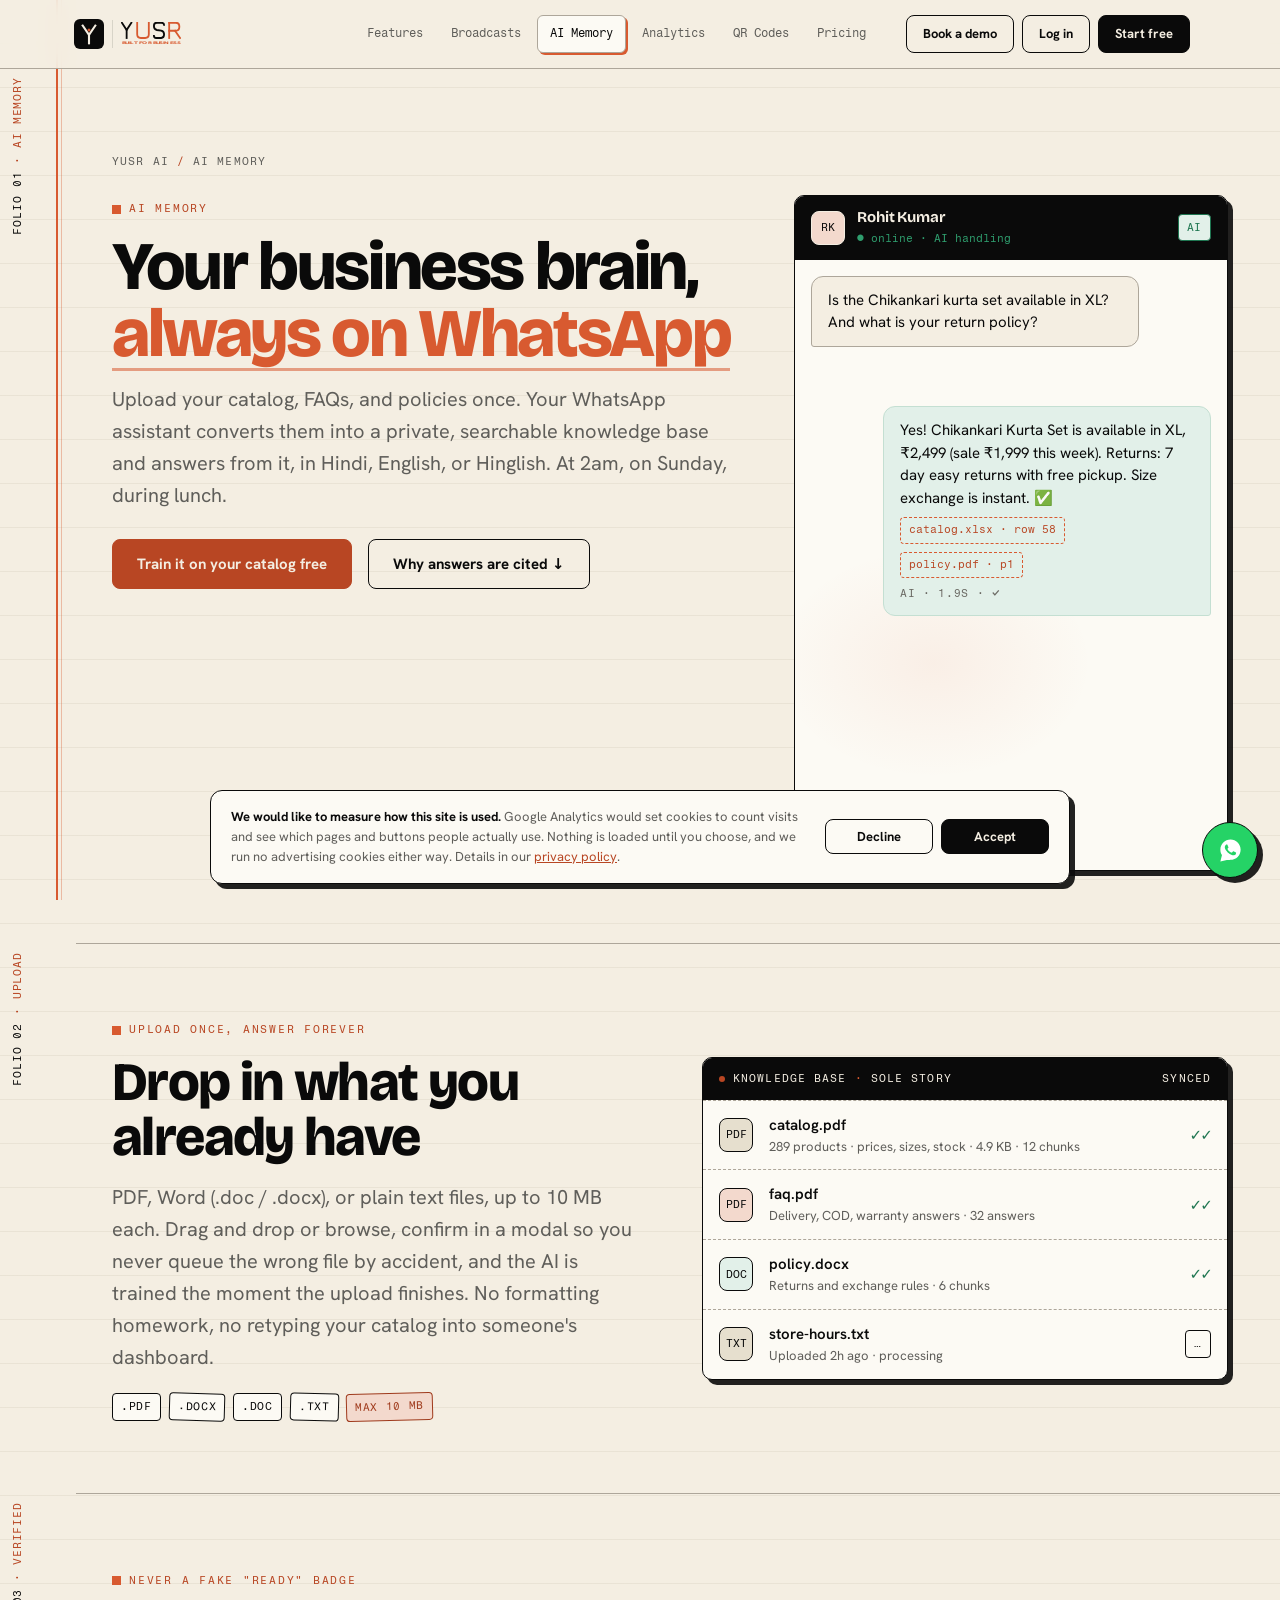
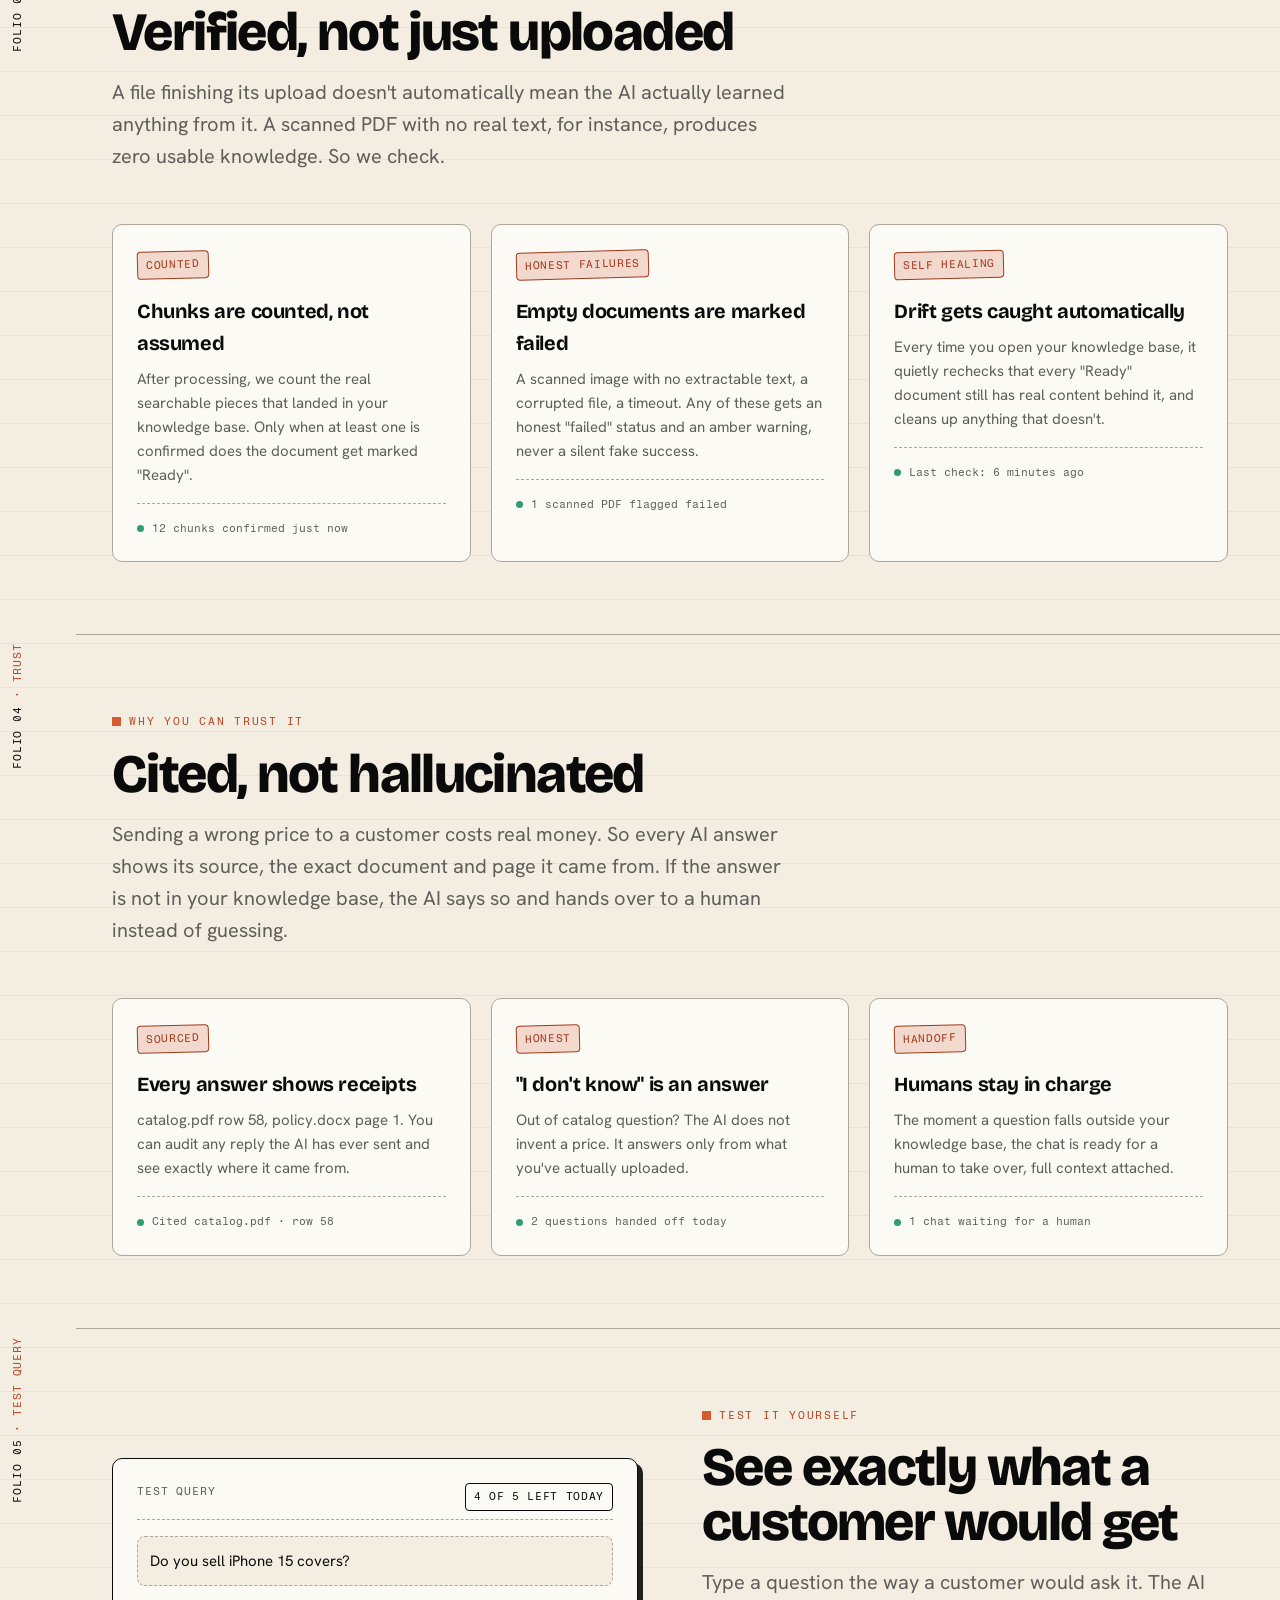
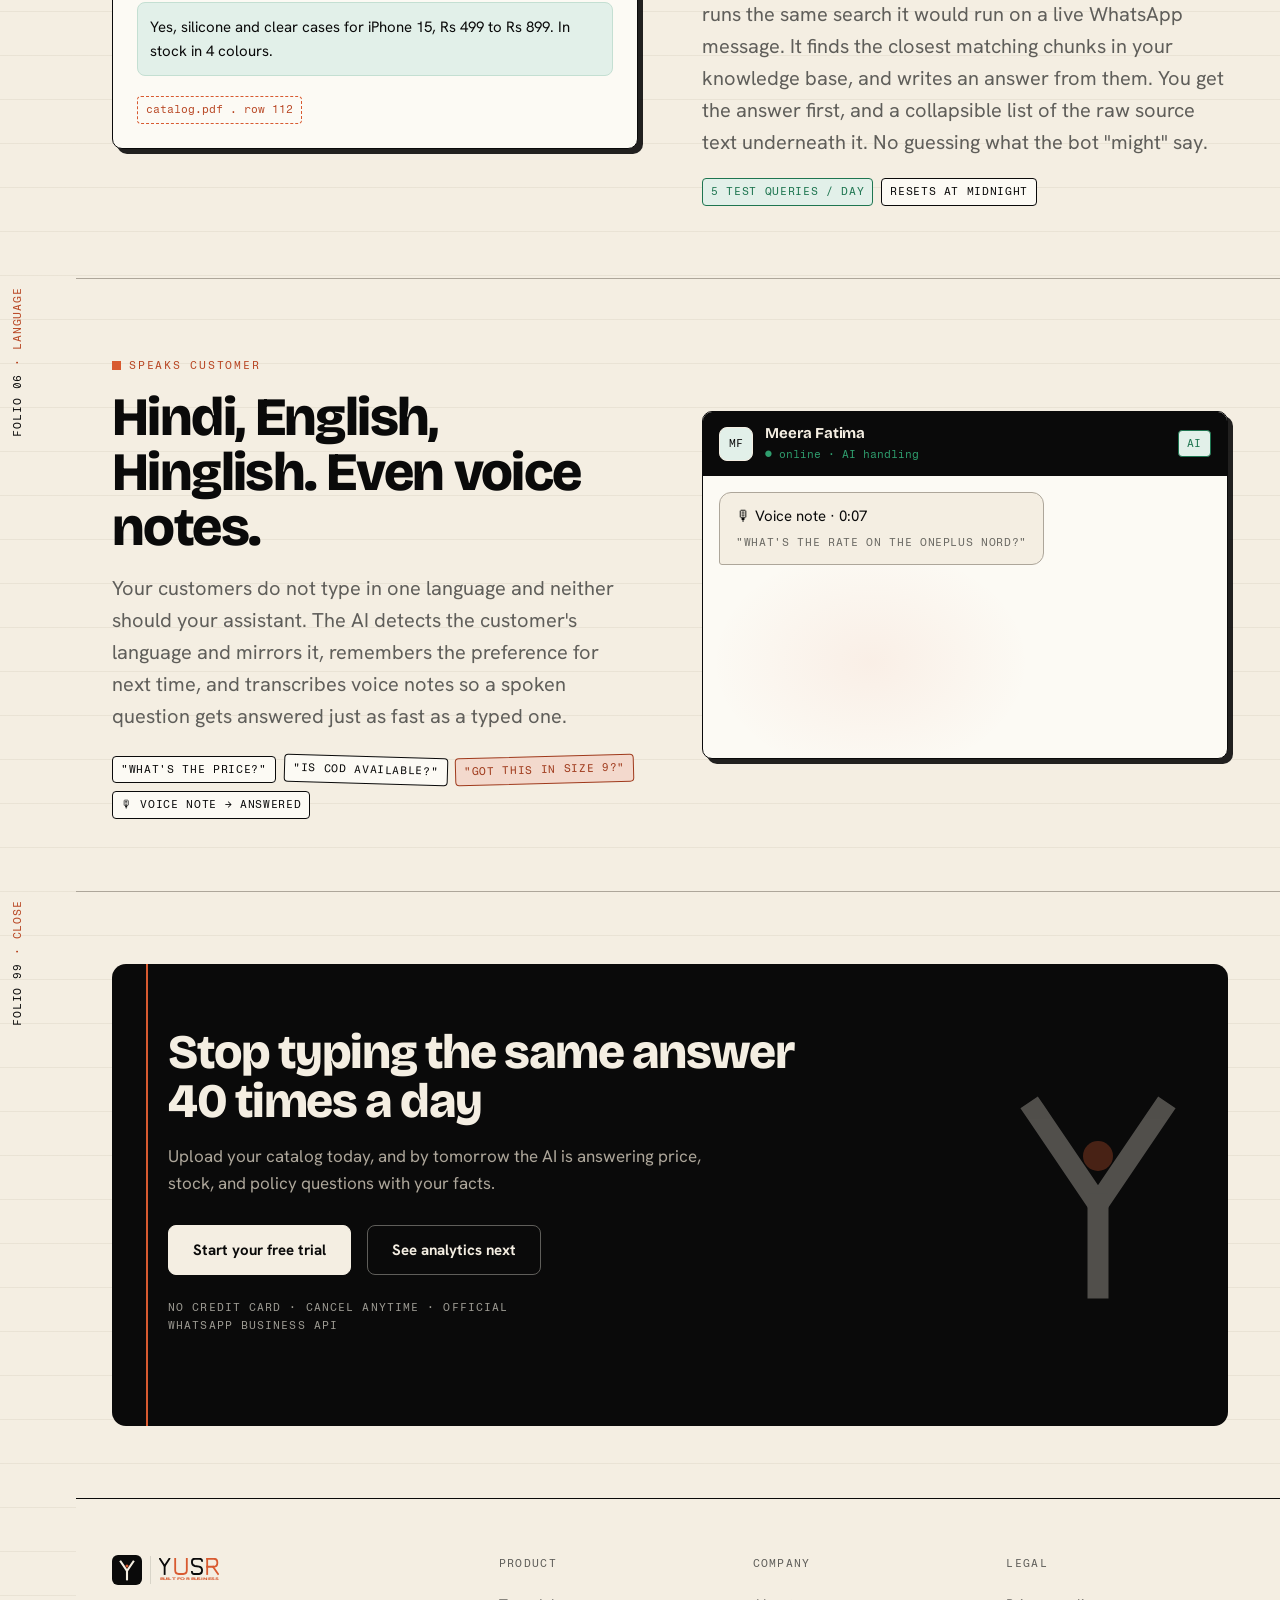
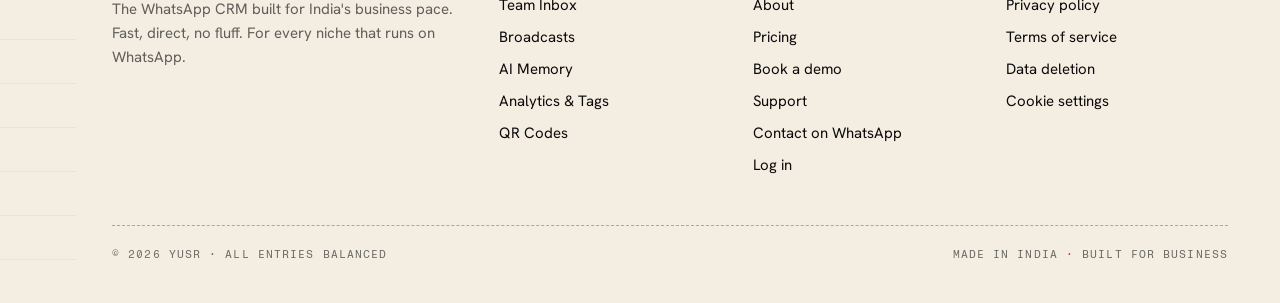
<file: memory.html>
<!doctype html>
<html lang="en">
<head>
  <meta charset="UTF-8" />
  <meta name="viewport" content="width=device-width, initial-scale=1.0" />
  <title>AI Memory · YUSR AI</title>
  <meta name="description" content="Train your WhatsApp AI on your catalog, FAQs, and policies. It answers in Hindi, English, or Hinglish and cites its sources. Free 7 day trial." />
  <link rel="canonical" href="https://yusr.co.in/memory" />
  <link rel="alternate" hreflang="en-IN" href="https://yusr.co.in/memory" />
  <link rel="alternate" hreflang="en" href="https://yusr.co.in/memory" />
  <link rel="alternate" hreflang="x-default" href="https://yusr.co.in/memory" />
  <meta property="og:site_name" content="YUSR AI" />
  <meta property="og:type" content="website" />
  <meta property="og:url" content="https://yusr.co.in/memory" />
  <meta property="og:title" content="AI Memory · YUSR AI" />
  <meta property="og:description" content="Train your WhatsApp AI on your catalog, FAQs, and policies. Upload PDFs, docs, sheets, the bot answers in Hindi, English, or Hinglish with cited sources. Free 7 day trial." />
  <meta property="og:image" content="https://yusr.co.in/og-image.png" />
  <meta property="og:image:width" content="1200" />
  <meta property="og:image:height" content="630" />
  <meta property="og:image:alt" content="YUSR AI. Every chat. Every order. Nothing missed." />
  <meta property="og:locale" content="en_IN" />
  <meta name="twitter:card" content="summary_large_image" />
  <meta name="twitter:title" content="AI Memory · YUSR AI" />
  <meta name="twitter:description" content="Train your WhatsApp AI on your catalog, FAQs, and policies. Upload PDFs, docs, sheets, the bot answers in Hindi, English, or Hinglish with cited sources. Free 7 day trial." />
  <meta name="twitter:image" content="https://yusr.co.in/og-image.png" />
  <meta name="twitter:image:alt" content="YUSR AI. Every chat. Every order. Nothing missed." />
  <link rel="icon" type="image/svg+xml" href="/favicon.svg" />
  <link rel="icon" href="/favicon.ico" />
  <link rel="icon" type="image/png" sizes="48x48" href="/favicon-48.png" />
  <link rel="icon" type="image/png" sizes="192x192" href="/favicon-192.png" />
  <link rel="icon" type="image/png" sizes="512x512" href="/favicon-512.png" />
  <link rel="apple-touch-icon" href="/favicon-192.png" />
  <meta name="theme-color" content="#0A0A0A" />
  <link rel="preconnect" href="https://fonts.googleapis.com" />
  <link rel="preconnect" href="https://fonts.gstatic.com" crossorigin />
  <link href="https://fonts.googleapis.com/css2?family=Bricolage+Grotesque:opsz,wght@12..96,600;12..96,700;12..96,800&family=Hanken+Grotesk:wght@400;500;600;700;800&family=Fragment+Mono&display=swap" rel="stylesheet" />
  <link rel="stylesheet" href="yusr.css?v=10" />
  <link rel="stylesheet" href="yusr-mobile.css?v=10" />
  <script defer src="yusr.js?v=10"></script>
  <script type="application/ld+json">
  {
    "@context": "https://schema.org",
    "@type": "BreadcrumbList",
    "itemListElement": [
      {
        "@type": "ListItem",
        "position": 1,
        "name": "Home",
        "item": "https://yusr.co.in/"
      },
      {
        "@type": "ListItem",
        "position": 2,
        "name": "AI Memory",
        "item": "https://yusr.co.in/memory"
      }
    ]
  }
  </script>
</head>
<body>
<a class="skip-link" href="#main">Skip to main content</a>
<div class="margin-rule" aria-hidden="true"></div>

<header class="nav">
  <div class="nav-inner">
    <a class="logo" href="/"><svg width="30" height="30" viewBox="0 0 200 200" aria-hidden="true"><rect width="200" height="200" rx="40" fill="#0A0A0A"/><g transform="translate(58,44)"><path d="M0 0 L42 62 L84 0" stroke="#F4EEE2" stroke-width="14" fill="none" stroke-linecap="square" stroke-linejoin="miter"/><line x1="42" y1="62" x2="42" y2="118" stroke="#F4EEE2" stroke-width="14" stroke-linecap="square"/><circle cx="42" cy="30" r="10" fill="#D85A30"/></g></svg><span style="display:inline-block;width:1px;height:28px;background:#D8D4C8;" aria-hidden="true"></span><svg width="60" height="24" viewBox="0 0 164 66" role="img" aria-label="YUSR, built for business"><g transform="translate(2,2)" stroke-width="5" fill="none" stroke-linecap="square" stroke-linejoin="miter"><g stroke="#0A0A0A"><path d="M 0 0 L 13 20 L 26 0"/><line x1="13" y1="20" x2="13" y2="42"/></g><g stroke="#D85A30"><path d="M 42 0 L 42 32 Q 42 42 52 42 L 64 42 Q 74 42 74 32 L 74 0"/></g><g stroke="#0A0A0A"><path d="M 116 6 Q 116 0 108 0 L 96 0 Q 88 0 88 9 Q 88 18 96 20 L 108 22 Q 116 24 116 32 Q 116 42 108 42 L 94 42 Q 88 42 88 36"/></g><g stroke="#D85A30"><line x1="130" y1="0" x2="130" y2="42"/><path d="M 130 0 L 148 0 Q 158 0 158 11 Q 158 22 148 22 L 130 22"/><line x1="146" y1="22" x2="160" y2="42"/></g></g><text x="2" y="60" font-family="'Hanken Grotesk',Arial,sans-serif" font-size="10" font-weight="800" fill="#D85A30" textLength="160" lengthAdjust="spacingAndGlyphs">BUILT FOR BUSINESS</text></svg></a>
    <nav class="nav-links" aria-label="Main">
      <a href="/features">Features</a>
      <a href="/broadcasts">Broadcasts</a>
      <a href="/memory" aria-current="page">AI Memory</a>
      <a href="/analytics">Analytics</a>
      <a href="/qr">QR Codes</a>
      <a href="/pricing">Pricing</a>
      <a class="nav-mobile-only" href="/book-demo">Book a demo</a>
      <a class="nav-mobile-only" href="https://app.yusr.co.in" data-cta="nav-login-mobile">Log in</a>
    </nav>
    <div class="nav-cta">
      <a class="btn btn-ghost btn-sm" href="/book-demo">Book a demo</a>
      <a class="btn btn-ghost btn-sm" href="https://app.yusr.co.in" data-cta="nav-login">Log in</a>
      <a class="btn btn-ink btn-sm" href="https://app.yusr.co.in/signup">Start free</a>
      <button class="nav-burger" aria-label="Menu" aria-expanded="false">≡</button>
    </div>
  </div>
</header>

<div class="page">
<main id="main">

<section class="page-hero">
  <span class="folio" aria-hidden="true"><b>FOLIO 01</b> · AI MEMORY</span>
  <div class="wrap">
    <p class="crumbs"><a href="/">YUSR AI</a> <span class="o">/</span> AI Memory</p>
    <div class="split" style="align-items:start;">
      <div>
        <span class="eyebrow">AI Memory</span>
        <h1 class="display">Your business brain, <span class="u">always on WhatsApp</span></h1>
        <p class="lede">Upload your catalog, FAQs, and policies once. Your WhatsApp assistant converts them into a private, searchable knowledge base and answers from it, in Hindi, English, or Hinglish. At 2am, on Sunday, during lunch.</p>
        <div class="hero-actions">
          <a class="btn btn-orange" href="https://app.yusr.co.in/signup">Train it on your catalog free</a>
          <a class="btn btn-ghost" href="#cited">Why answers are cited ↓</a>
        </div>
      </div>
      <div class="visual rv">
        <div class="chat" role="img" aria-label="The AI answering a customer with citations from the catalog and policy files">
          <div class="chat-head">
            <span class="avatar o" style="border-color:var(--sand);">RK</span>
            <div class="who"><b>Rohit Kumar</b><span>● online · AI handling</span></div>
            <span class="chip green">AI</span>
          </div>
          <div class="chat-body" data-msgs data-autoplay>
            <div class="bubble in" data-m>Is the Chikankari kurta set available in XL? And what is your return policy?</div>
            <div class="ftyping" data-t><i></i><i></i><i></i></div>
            <div class="bubble out" data-m>
              Yes! Chikankari Kurta Set is available in XL, ₹2,499 (sale ₹1,999 this week). Returns: 7 day easy returns with free pickup. Size exchange is instant. ✅
              <div><span class="src">catalog.xlsx · row 58</span><span class="src">policy.pdf · p1</span></div>
              <div class="meta">AI · 1.9s · <span class="tick">✓✓</span></div>
            </div>
            <div class="bubble in" data-m>Perfect. Is cash on delivery available?</div>
            <div class="ftyping" data-t><i></i><i></i><i></i></div>
            <div class="bubble out" data-m>Cash on delivery is available on orders above ₹999 across India. Should I create the order for you? 🛍️<div class="meta">AI · from your FAQ · <span class="tick">✓✓</span></div></div>
          </div>
        </div>
      </div>
    </div>
  </div>
</section>

<section>
  <span class="folio" aria-hidden="true"><b>FOLIO 02</b> · UPLOAD</span>
  <div class="wrap">
    <div class="split">
      <div class="rv">
        <span class="eyebrow">Upload once, answer forever</span>
        <h2 class="sec">Drop in what you already have</h2>
        <p class="lede">PDF, Word (.doc / .docx), or plain text files, up to 10 MB each. Drag and drop or browse, confirm in a modal so you never queue the wrong file by accident, and the AI is trained the moment the upload finishes. No formatting homework, no retyping your catalog into someone's dashboard.</p>
        <div style="display:flex; gap:8px; margin-top:20px; flex-wrap:wrap;">
          <span class="chip">.pdf</span><span class="chip tilt">.docx</span><span class="chip">.doc</span><span class="chip tilt">.txt</span><span class="chip orange">max 10 MB</span>
        </div>
      </div>
      <div class="visual rv">
        <div class="ledger" data-live-meter>
          <div class="ledger-head"><span><i class="rec-dot sm" aria-hidden="true"></i>Knowledge base <span class="dot">·</span> Sole Story</span><span>SYNCED</span></div>
          <div class="ledger-row" data-row><span class="avatar">PDF</span><div class="grow"><div class="name">catalog.pdf</div><div class="sub">289 products · prices, sizes, stock · 4.9 KB · 12 chunks</div></div><span class="tick">✓✓</span></div>
          <div class="ledger-row" data-row><span class="avatar o">PDF</span><div class="grow"><div class="name">faq.pdf</div><div class="sub">Delivery, COD, warranty answers · 32 answers</div></div><span class="tick">✓✓</span></div>
          <div class="ledger-row" data-row><span class="avatar g">DOC</span><div class="grow"><div class="name">policy.docx</div><div class="sub">Returns and exchange rules · 6 chunks</div></div><span class="tick">✓✓</span></div>
          <div class="ledger-row" data-row><span class="avatar">TXT</span><div class="grow"><div class="name">store-hours.txt</div><div class="sub">Uploaded 2h ago · processing</div></div><span class="chip" style="animation:procPulse 1.3s ease-in-out infinite;">…</span></div>
        </div>
        <style>@keyframes procPulse { 0%,100% { opacity:1; } 50% { opacity:.35; } } @media (prefers-reduced-motion: reduce) { [style*="procPulse"] { animation:none !important; } }</style>
      </div>
    </div>
  </div>
</section>

<section id="verified">
  <span class="folio" aria-hidden="true"><b>FOLIO 03</b> · VERIFIED</span>
  <div class="wrap">
    <div class="sec-head rv">
      <span class="eyebrow">Never a fake "Ready" badge</span>
      <h2 class="sec">Verified, not just uploaded</h2>
      <p class="lede">A file finishing its upload doesn't automatically mean the AI actually learned anything from it. A scanned PDF with no real text, for instance, produces zero usable knowledge. So we check.</p>
    </div>
    <div class="grid-3">
      <div class="card lift rv" style="--i:0;"><span class="chip orange">Counted</span><h3>Chunks are counted, not assumed</h3><p>After processing, we count the real searchable pieces that landed in your knowledge base. Only when at least one is confirmed does the document get marked "Ready".</p>
        <div class="card-live"><span class="cdot"></span><span class="txt" data-live data-lines="12 chunks confirmed just now|4 documents fully verified|0 fake Ready badges"></span></div>
      </div>
      <div class="card lift rv" style="--i:1;"><span class="chip orange">Honest failures</span><h3>Empty documents are marked failed</h3><p>A scanned image with no extractable text, a corrupted file, a timeout. Any of these gets an honest "failed" status and an amber warning, never a silent fake success.</p>
        <div class="card-live"><span class="cdot"></span><span class="txt" data-live data-lines="1 scanned PDF flagged failed|Warning sent instantly|0 silent failures on record"></span></div>
      </div>
      <div class="card lift rv" style="--i:2;"><span class="chip orange">Self healing</span><h3>Drift gets caught automatically</h3><p>Every time you open your knowledge base, it quietly rechecks that every "Ready" document still has real content behind it, and cleans up anything that doesn't.</p>
        <div class="card-live"><span class="cdot"></span><span class="txt" data-live data-lines="Last check: 6 minutes ago|4 of 4 documents verified|Auto clean: nothing to fix"></span></div>
      </div>
    </div>
  </div>
</section>

<section id="cited">
  <span class="folio" aria-hidden="true"><b>FOLIO 04</b> · TRUST</span>
  <div class="wrap">
    <div class="sec-head rv">
      <span class="eyebrow">Why you can trust it</span>
      <h2 class="sec">Cited, not hallucinated</h2>
      <p class="lede">Sending a wrong price to a customer costs real money. So every AI answer shows its source, the exact document and page it came from. If the answer is not in your knowledge base, the AI says so and hands over to a human instead of guessing.</p>
    </div>
    <div class="grid-3">
      <div class="card lift rv" style="--i:0;"><span class="chip orange">Sourced</span><h3>Every answer shows receipts</h3><p>catalog.pdf row 58, policy.docx page 1. You can audit any reply the AI has ever sent and see exactly where it came from.</p>
        <div class="card-live"><span class="cdot"></span><span class="txt" data-live data-lines="Cited catalog.pdf · row 58|Cited policy.docx · page 1|48 answers cited today"></span></div>
      </div>
      <div class="card lift rv" style="--i:1;"><span class="chip orange">Honest</span><h3>"I don't know" is an answer</h3><p>Out of catalog question? The AI does not invent a price. It answers only from what you've actually uploaded.</p>
        <div class="card-live"><span class="cdot"></span><span class="txt" data-live data-lines="2 questions handed off today|0 guessed prices, ever|Honest handoff · full context"></span></div>
      </div>
      <div class="card lift rv" style="--i:2;"><span class="chip orange">Handoff</span><h3>Humans stay in charge</h3><p>The moment a question falls outside your knowledge base, the chat is ready for a human to take over, full context attached.</p>
        <div class="card-live"><span class="cdot"></span><span class="txt" data-live data-lines="1 chat waiting for a human|Context attached, ready|Avg handoff time: 4s"></span></div>
      </div>
    </div>
  </div>
</section>

<section id="test">
  <span class="folio" aria-hidden="true"><b>FOLIO 05</b> · TEST QUERY</span>
  <div class="wrap">
    <div class="split rev">
      <div class="rv">
        <span class="eyebrow">Test it yourself</span>
        <h2 class="sec">See exactly what a customer would get</h2>
        <p class="lede">Type a question the way a customer would ask it. The AI runs the same search it would run on a live WhatsApp message. It finds the closest matching chunks in your knowledge base, and writes an answer from them. You get the answer first, and a collapsible list of the raw source text underneath it. No guessing what the bot "might" say.</p>
        <div style="display:flex; gap:8px; margin-top:20px; flex-wrap:wrap;">
          <span class="chip green">5 test queries / day</span>
          <span class="chip">Resets at midnight</span>
        </div>
      </div>
      <div class="visual rv">
        <div class="card" data-query-cycle='[{"q":"Do you sell iPhone 15 covers?","a":"Yes, silicone and clear cases for iPhone 15, Rs 499 to Rs 899. In stock in 4 colours.","src":"catalog.pdf . row 112"},{"q":"What is your exchange policy?","a":"Size exchange is instant and free within 7 days of delivery, no questions asked.","src":"policy.docx . page 1"},{"q":"Are you open on public holidays?","a":"Yes, we stay open on all public holidays except Diwali and Eid, 11 AM to 7 PM.","src":"faq.pdf . page 1"}]' style="border:1.5px solid var(--ink); box-shadow:var(--stamp); font-family:var(--font-mono); font-size: 12px;">
          <div style="display:flex; justify-content:space-between; text-transform:uppercase; letter-spacing:0.08em; font-size: 11px; color:var(--stone); border-bottom:1.5px dashed var(--bone-2); padding-bottom:8px; margin-bottom:16px;"><span>Test query</span><span class="chip">4 of 5 left today</span></div>
          <div data-q style="transition:opacity .25s ease; padding:12px; background:var(--sand); border:1px dashed var(--bone-2); border-radius:8px; margin-bottom:16px; font-family:var(--font-body); font-size: 15px; color:var(--ink);">"Do you sell iPhone 15 covers?"</div>
          <div data-a style="transition:opacity .25s ease; padding:12px; background:var(--green-soft); border:1px solid #C4DFD2; border-radius:8px; font-family:var(--font-body); font-size: 15px; line-height:1.6;">Yes, silicone and clear cases for iPhone 15, ₹499 to ₹899. In stock in 4 colours.</div>
          <div style="margin-top:12px; display:flex; gap:8px; flex-wrap:wrap;"><span class="src" data-src>catalog.pdf · row 112</span></div>
        </div>
      </div>
    </div>
  </div>
</section>

<section>
  <span class="folio" aria-hidden="true"><b>FOLIO 06</b> · LANGUAGE</span>
  <div class="wrap">
    <div class="split">
      <div class="rv">
        <span class="eyebrow">Speaks customer</span>
        <h2 class="sec">Hindi, English, Hinglish. Even voice notes.</h2>
        <p class="lede">Your customers do not type in one language and neither should your assistant. The AI detects the customer's language and mirrors it, remembers the preference for next time, and transcribes voice notes so a spoken question gets answered just as fast as a typed one.</p>
        <div class="chip-row">
          <span class="chip">"What's the price?"</span>
          <span class="chip tilt">"Is COD available?"</span>
          <span class="chip orange">"Got this in size 9?"</span>
          <span class="chip">🎙 voice note → answered</span>
        </div>
      </div>
      <div class="visual rv">
        <div class="chat">
          <div class="chat-head">
            <span class="avatar g" style="border-color:var(--sand);">MF</span>
            <div class="who"><b>Meera Fatima</b><span>● online · AI handling</span></div>
            <span class="chip green">AI</span>
          </div>
          <div class="chat-body" data-msgs data-autoplay>
            <div class="bubble in" data-m>🎙 Voice note · 0:07<div class="meta">"What's the rate on the OnePlus Nord?"</div></div>
            <div class="ftyping" data-t><i></i><i></i><i></i></div>
            <div class="bubble out" data-m>The OnePlus Nord CE4 is ₹24,999, 8GB/256GB, in stock. Free delivery today. Should I book it for you? 📱<div class="meta">AI · transcribed + answered · <span class="tick">✓✓</span></div></div>
          </div>
        </div>
      </div>
    </div>
  </div>
</section>


<!-- shared closing CTA -->
<section id="cta" style="border-bottom:none;">
  <span class="folio" aria-hidden="true"><b>FOLIO 99</b> · CLOSE</span>
  <div class="wrap">
    <div class="cta-band rv">
      <h2>Stop typing the same answer 40 times a day</h2>
      <p>Upload your catalog today, and by tomorrow the AI is answering price, stock, and policy questions with your facts.</p>
      <div class="cta-actions">
        <a class="btn btn-ink" href="https://app.yusr.co.in/signup">Start your free trial</a>
        <a class="btn btn-ghost" href="/analytics">See analytics next</a>
      </div>
      <p class="fine">No credit card · Cancel anytime · Official WhatsApp Business API</p>
    </div>
  </div>
</section>

</main>

<footer>
  <div class="wrap">
    <div class="foot-grid">
      <div class="foot-brand">
        <a class="logo" href="/" style="margin-right:0;"><svg width="30" height="30" viewBox="0 0 200 200" aria-hidden="true"><rect width="200" height="200" rx="40" fill="#0A0A0A"/><g transform="translate(58,44)"><path d="M0 0 L42 62 L84 0" stroke="#F4EEE2" stroke-width="14" fill="none" stroke-linecap="square" stroke-linejoin="miter"/><line x1="42" y1="62" x2="42" y2="118" stroke="#F4EEE2" stroke-width="14" stroke-linecap="square"/><circle cx="42" cy="30" r="10" fill="#D85A30"/></g></svg><span style="display:inline-block;width:1px;height:28px;background:#D8D4C8;" aria-hidden="true"></span><svg width="60" height="24" viewBox="0 0 164 66" role="img" aria-label="YUSR, built for business"><g transform="translate(2,2)" stroke-width="5" fill="none" stroke-linecap="square" stroke-linejoin="miter"><g stroke="#0A0A0A"><path d="M 0 0 L 13 20 L 26 0"/><line x1="13" y1="20" x2="13" y2="42"/></g><g stroke="#D85A30"><path d="M 42 0 L 42 32 Q 42 42 52 42 L 64 42 Q 74 42 74 32 L 74 0"/></g><g stroke="#0A0A0A"><path d="M 116 6 Q 116 0 108 0 L 96 0 Q 88 0 88 9 Q 88 18 96 20 L 108 22 Q 116 24 116 32 Q 116 42 108 42 L 94 42 Q 88 42 88 36"/></g><g stroke="#D85A30"><line x1="130" y1="0" x2="130" y2="42"/><path d="M 130 0 L 148 0 Q 158 0 158 11 Q 158 22 148 22 L 130 22"/><line x1="146" y1="22" x2="160" y2="42"/></g></g><text x="2" y="60" font-family="'Hanken Grotesk',Arial,sans-serif" font-size="10" font-weight="800" fill="#D85A30" textLength="160" lengthAdjust="spacingAndGlyphs">BUILT FOR BUSINESS</text></svg></a>
        <p>The WhatsApp CRM built for India's business pace. Fast, direct, no fluff. For every niche that runs on WhatsApp.</p>
      </div>
      <div>
        <h3>Product</h3>
        <a href="/features">Team Inbox</a>
        <a href="/broadcasts">Broadcasts</a>
        <a href="/memory">AI Memory</a>
        <a href="/analytics">Analytics &amp; Tags</a>
        <a href="/qr">QR Codes</a>
      </div>
      <div>
        <h3>Company</h3>
        <a href="/about">About</a>
        <a href="/pricing">Pricing</a>
        <a href="/book-demo">Book a demo</a>
        <a href="/support">Support</a>
        <a href="https://wa.me/919286046420?text=Hi%2C%20I%20want%20to%20know%20about%20your%20service" target="_blank" rel="noopener" data-cta="footer-whatsapp">Contact on WhatsApp</a>
        <a href="https://app.yusr.co.in" data-cta="footer-login">Log in</a>
      </div>
      <div>
        <h3>Legal</h3>
        <a href="/privacy">Privacy policy</a>
        <a href="/terms">Terms of service</a>
        <a href="/deletion">Data deletion</a>
        <a href="/privacy#c09" data-cta="cookie-settings">Cookie settings</a>
      </div>
    </div>
    <div class="foot-bottom">
      <span>© 2026 YUSR · All entries balanced</span>
      <span>Made in India <span class="o">·</span> Built for business</span>
    </div>
  </div>
</footer>

</div>
<a class="fab-wa" href="https://wa.me/919286046420?text=Hi%2C%20I%20want%20to%20know%20about%20your%20service" target="_blank" rel="noopener" aria-label="Chat with us on WhatsApp">
  <svg viewBox="0 0 32 32" fill="#fff" aria-hidden="true"><path d="M16.001 3C9.373 3 4 8.373 4 15c0 2.386.7 4.61 1.902 6.477L4 29l7.72-1.862A11.94 11.94 0 0 0 16.001 27C22.628 27 28 21.627 28 15S22.628 3 16.001 3zm6.564 16.905c-.276.777-1.366 1.464-2.24 1.65-.6.127-1.383.228-4.017-.863-3.372-1.396-5.541-4.815-5.71-5.04-.164-.226-1.363-1.813-1.363-3.458 0-1.646.86-2.454 1.166-2.79.276-.303.6-.379.8-.379.2 0 .4.002.575.01.185.009.433-.07.677.517.276.664.937 2.31 1.02 2.478.084.168.14.365.028.591-.112.226-.168.365-.335.56-.168.196-.352.437-.503.587-.168.168-.343.35-.148.687.196.336.87 1.436 1.867 2.325 1.283 1.146 2.365 1.5 2.7 1.669.336.168.532.14.727-.084.196-.226.84-.98 1.064-1.316.224-.336.448-.28.756-.168.308.112 1.958.924 2.294 1.092.336.168.56.253.643.393.084.14.084.812-.192 1.589z"/></svg>
</a>
</body>
</html>
</file>
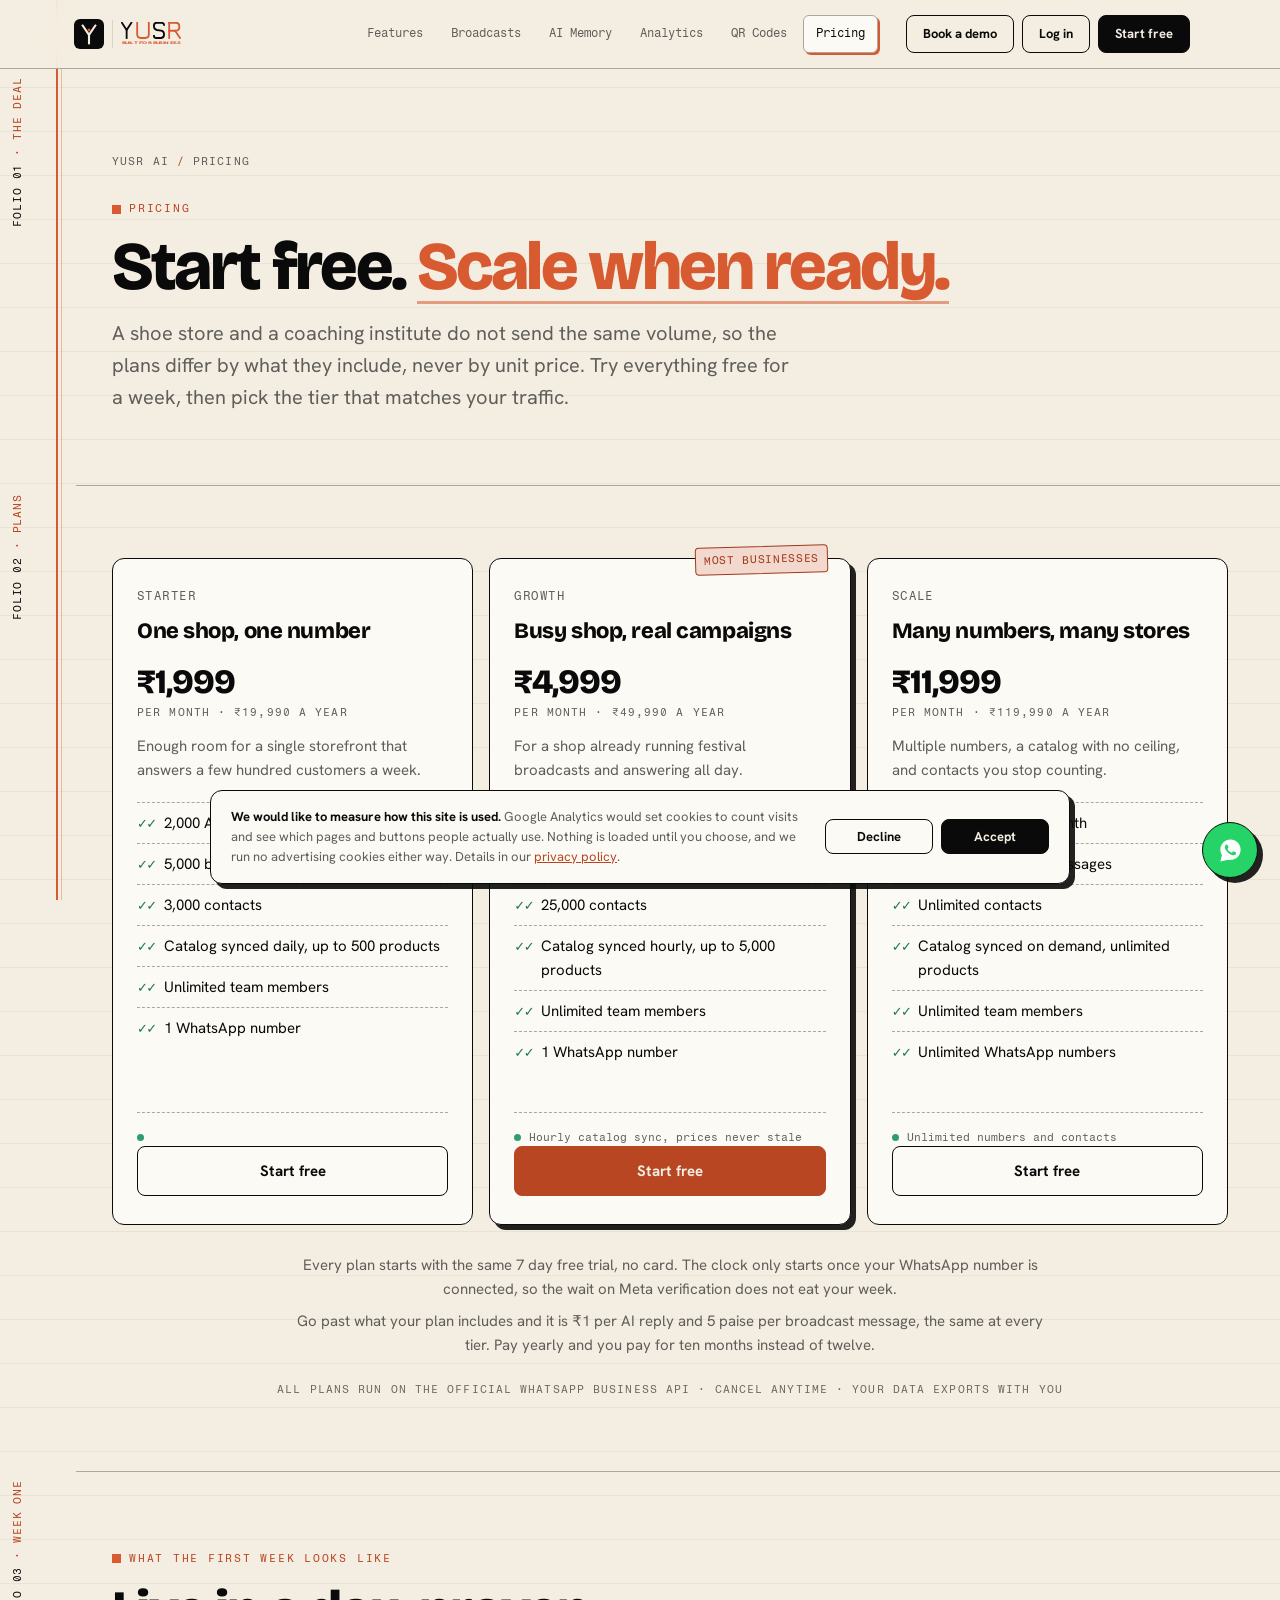
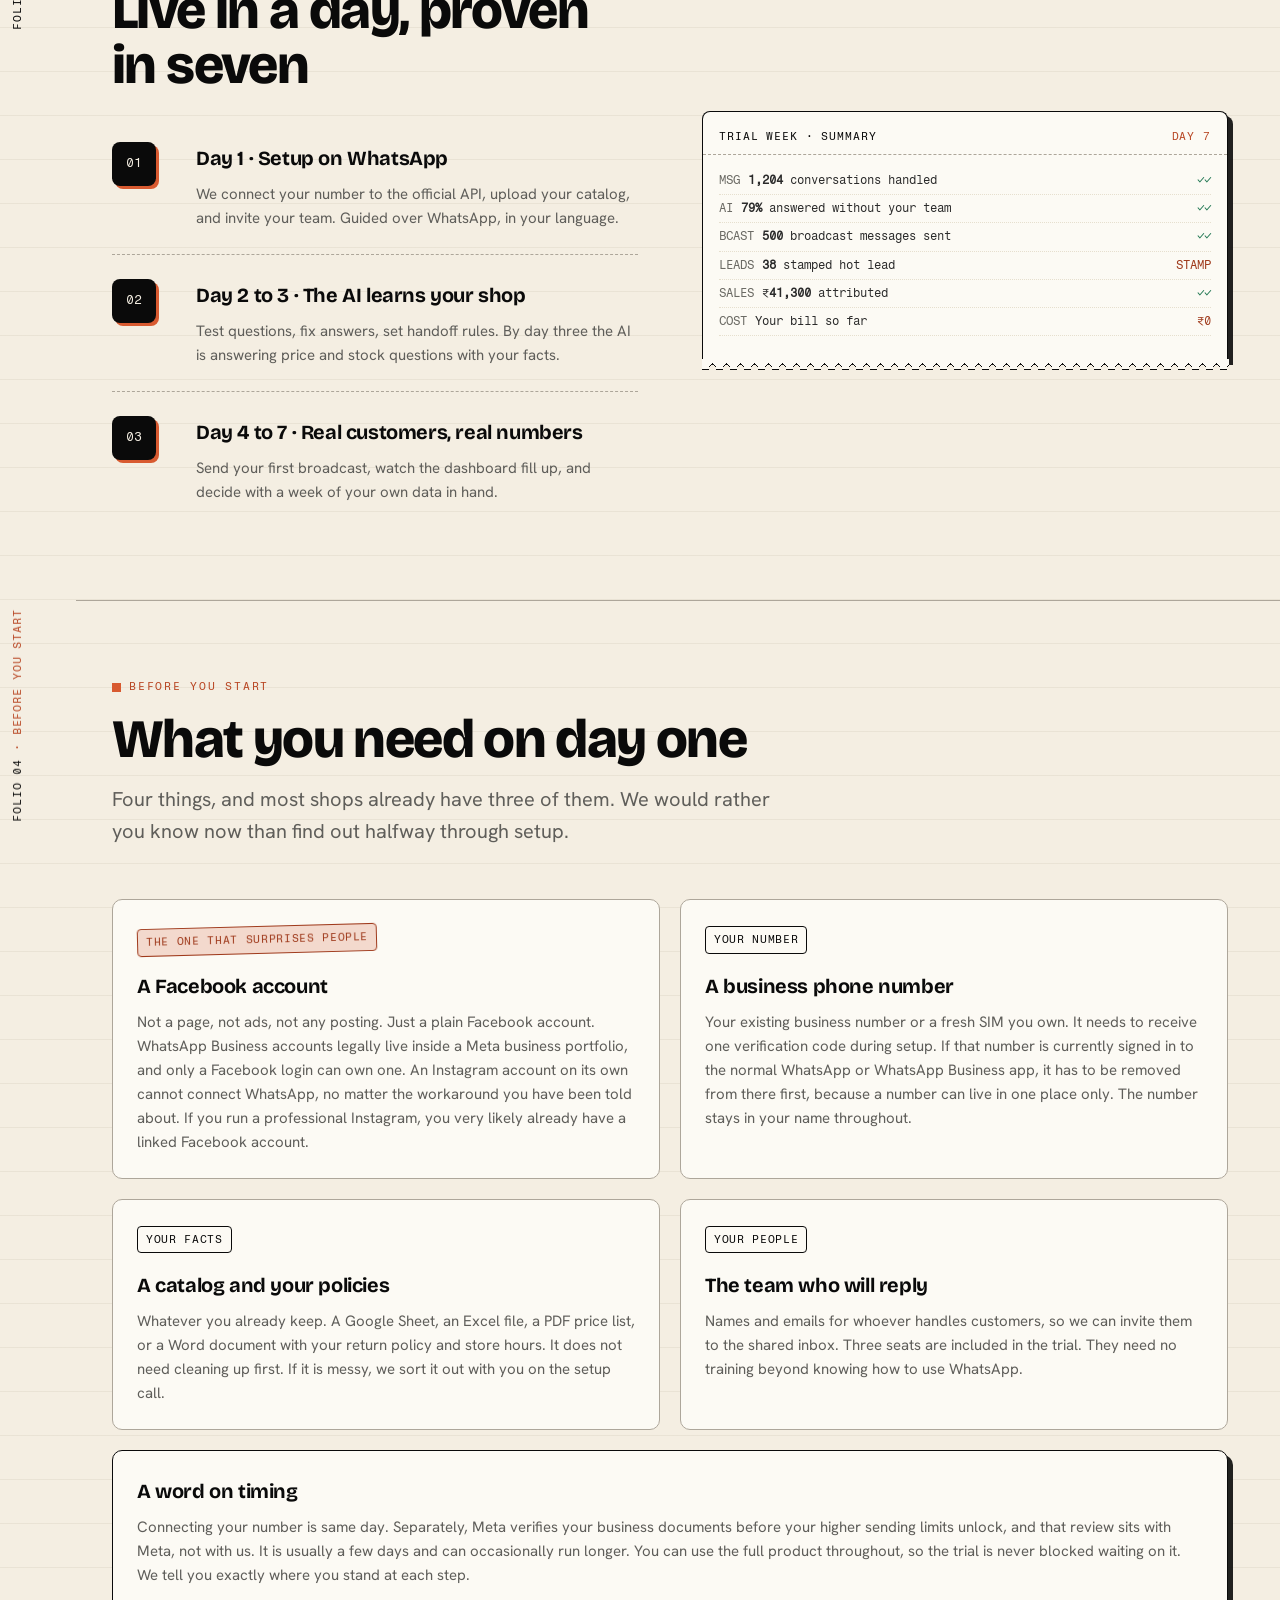
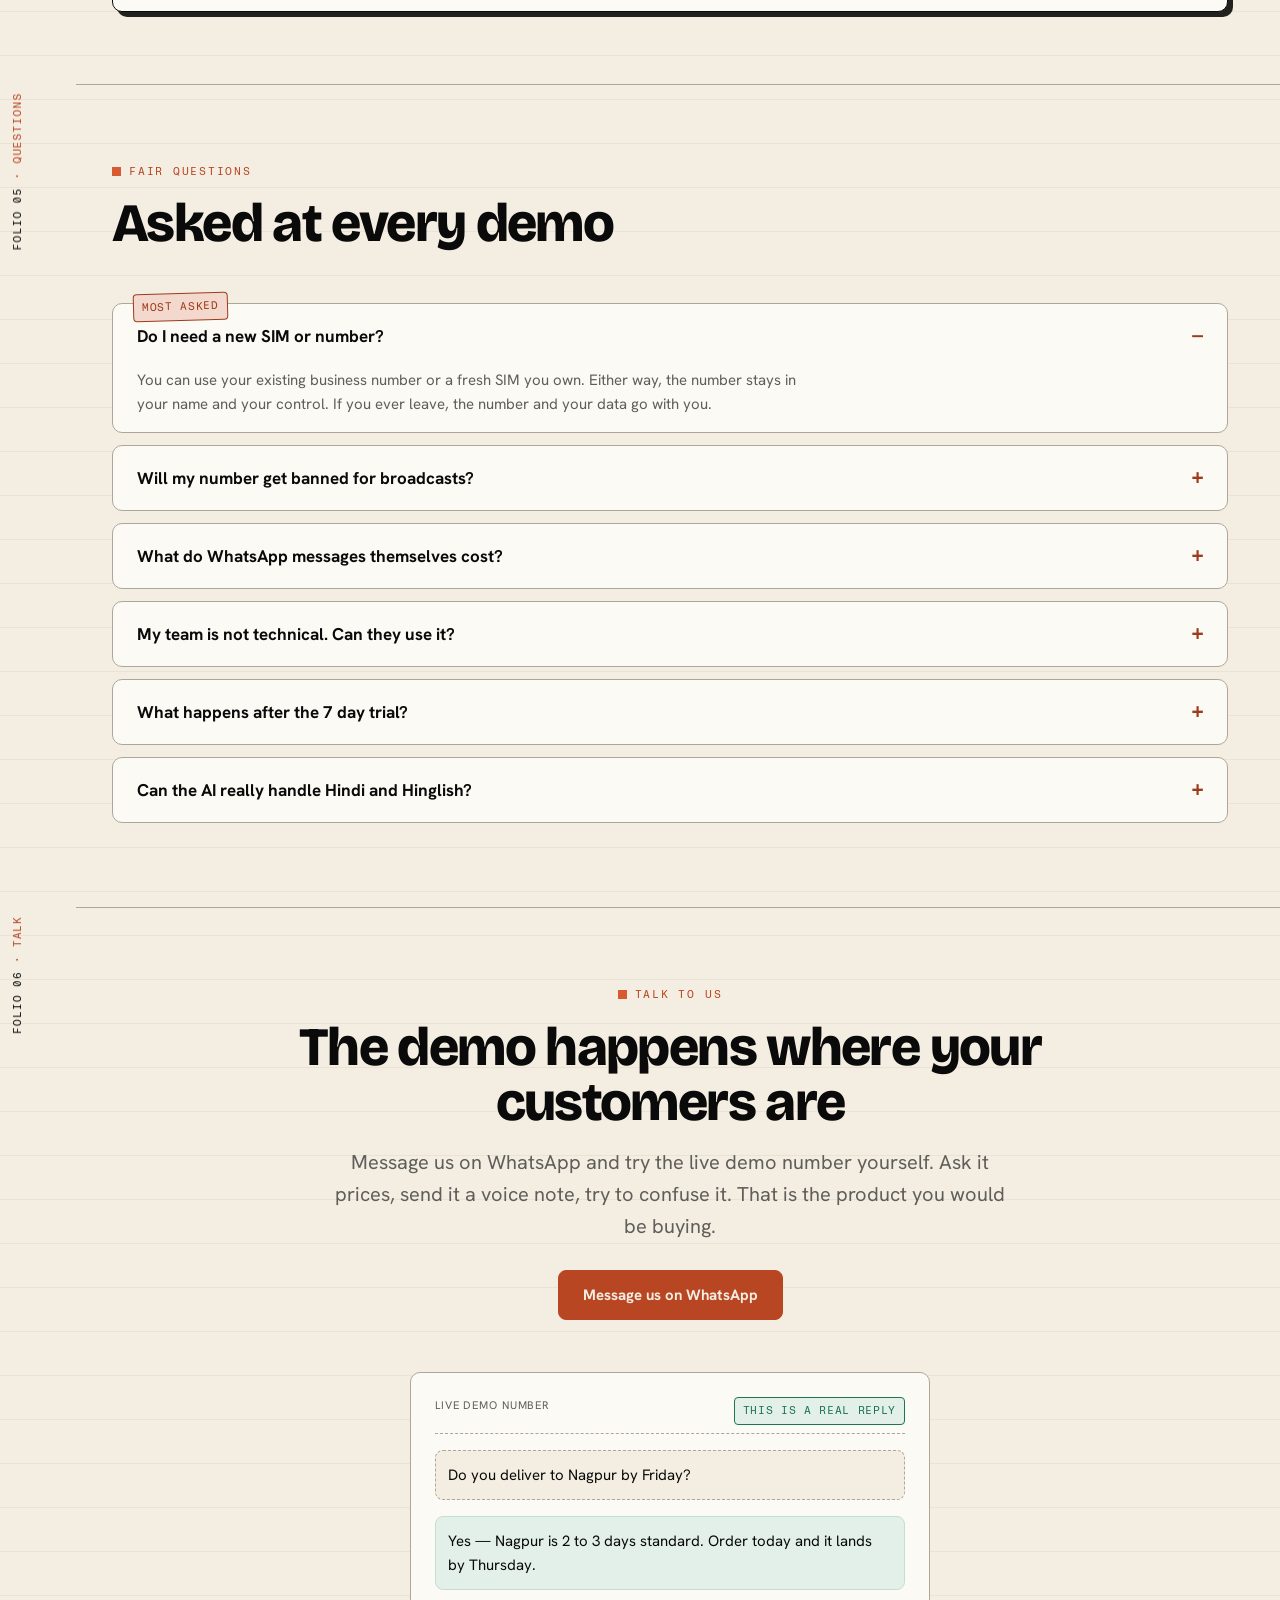
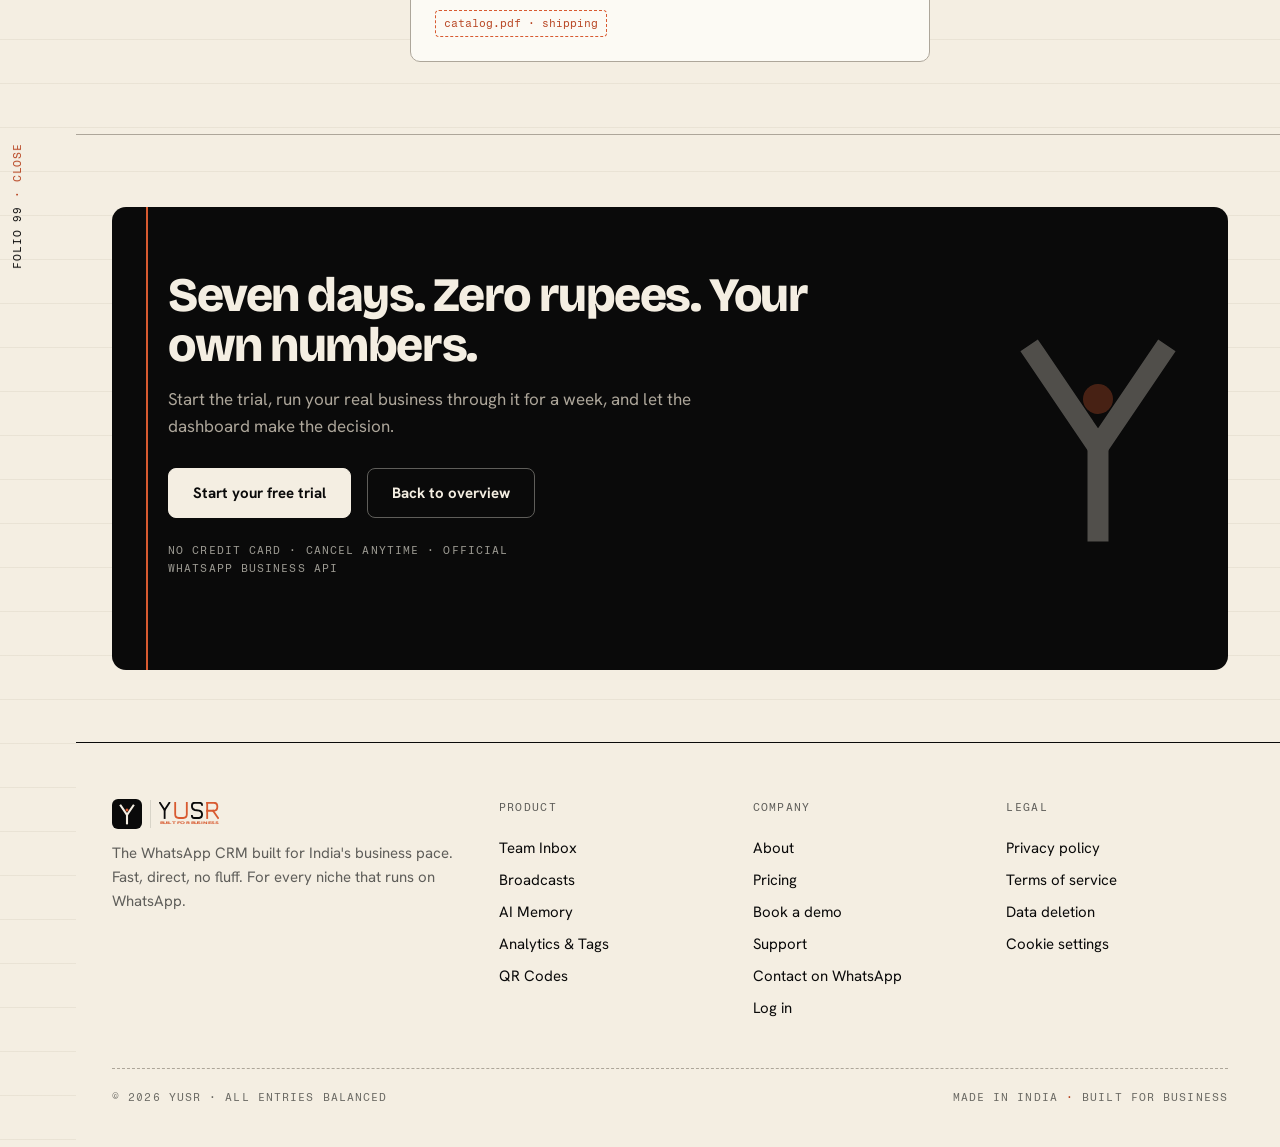
<file: pricing.html>
<!doctype html>
<html lang="en">
<head>
  <meta charset="UTF-8" />
  <meta name="viewport" content="width=device-width, initial-scale=1.0" />
  <title>Pricing · YUSR AI</title>
  <meta name="description" content="Try YUSR AI free for 7 days, full product, no card. Then Starter at 1,999, Growth at 4,999 or Scale at 11,999 a month. Official WhatsApp Business API." />
  <link rel="canonical" href="https://yusr.co.in/pricing" />
  <link rel="alternate" hreflang="en-IN" href="https://yusr.co.in/pricing" />
  <link rel="alternate" hreflang="en" href="https://yusr.co.in/pricing" />
  <link rel="alternate" hreflang="x-default" href="https://yusr.co.in/pricing" />
  <meta property="og:site_name" content="YUSR AI" />
  <meta property="og:type" content="website" />
  <meta property="og:url" content="https://yusr.co.in/pricing" />
  <meta property="og:title" content="Pricing · YUSR AI" />
  <meta property="og:description" content="Try YUSR AI free for 7 days, full product, no card. Then Starter at 1,999, Growth at 4,999 or Scale at 11,999 a month. Official WhatsApp Business API." />
  <meta property="og:image" content="https://yusr.co.in/og-image.png" />
  <meta property="og:image:width" content="1200" />
  <meta property="og:image:height" content="630" />
  <meta property="og:image:alt" content="YUSR AI. Every chat. Every order. Nothing missed." />
  <meta property="og:locale" content="en_IN" />
  <meta name="twitter:card" content="summary_large_image" />
  <meta name="twitter:title" content="Pricing · YUSR AI" />
  <meta name="twitter:description" content="Try YUSR AI free for 7 days, full product, no card. Then Starter at 1,999, Growth at 4,999 or Scale at 11,999 a month. Official WhatsApp Business API." />
  <meta name="twitter:image" content="https://yusr.co.in/og-image.png" />
  <meta name="twitter:image:alt" content="YUSR AI. Every chat. Every order. Nothing missed." />
  <link rel="icon" type="image/svg+xml" href="/favicon.svg" />
  <link rel="icon" href="/favicon.ico" />
  <link rel="icon" type="image/png" sizes="48x48" href="/favicon-48.png" />
  <link rel="icon" type="image/png" sizes="192x192" href="/favicon-192.png" />
  <link rel="icon" type="image/png" sizes="512x512" href="/favicon-512.png" />
  <link rel="apple-touch-icon" href="/favicon-192.png" />
  <meta name="theme-color" content="#0A0A0A" />
  <link rel="preconnect" href="https://fonts.googleapis.com" />
  <link rel="preconnect" href="https://fonts.gstatic.com" crossorigin />
  <link href="https://fonts.googleapis.com/css2?family=Bricolage+Grotesque:opsz,wght@12..96,600;12..96,700;12..96,800&family=Hanken+Grotesk:wght@400;500;600;700;800&family=Fragment+Mono&display=swap" rel="stylesheet" />
  <link rel="stylesheet" href="yusr.css?v=10" />
  <link rel="stylesheet" href="yusr-mobile.css?v=10" />
  <script defer src="yusr.js?v=10"></script>
  <script type="application/ld+json">
  {
    "@context": "https://schema.org",
    "@type": "FAQPage",
    "mainEntity": [
      {
        "@type": "Question",
        "name": "Do I need a new SIM or number?",
        "acceptedAnswer": {
          "@type": "Answer",
          "text": "You can use your existing business number or a fresh SIM you own. Either way, the number stays in your name and your control. If you ever leave, the number and your data go with you."
        }
      },
      {
        "@type": "Question",
        "name": "Will my number get banned for broadcasts?",
        "acceptedAnswer": {
          "@type": "Answer",
          "text": "No grey market tricks here. Everything runs on the official WhatsApp Business API with Meta approved templates and built in opt out, which is exactly how WhatsApp wants bulk messaging done."
        }
      },
      {
        "@type": "Question",
        "name": "What do WhatsApp messages themselves cost?",
        "acceptedAnswer": {
          "@type": "Answer",
          "text": "Meta charges per message rates for template messages (marketing and utility), billed at Meta's India rates with no markup hidden inside. We show you the math before you send anything. From 1 October 2026 Meta also charges for service messages, which are your replies inside the 24 hour customer service window. Every business number gets 1,000 of those free each month, and Meta charges only from the 1,001st."
        }
      },
      {
        "@type": "Question",
        "name": "My team is not technical. Can they use it?",
        "acceptedAnswer": {
          "@type": "Answer",
          "text": "If they can use WhatsApp, they can use YUSR AI. Setup is guided over WhatsApp itself, and most teams are replying from the shared inbox within an hour."
        }
      },
      {
        "@type": "Question",
        "name": "What happens after the 7 day trial?",
        "acceptedAnswer": {
          "@type": "Answer",
          "text": "You pick one of the three plans, Starter, Growth or Scale, and the price is the price. Nothing is charged during the trial and nothing renews on its own until you subscribe. If it is not worth it, you walk away, and your contacts export with you. No lock in, no drama."
        }
      },
      {
        "@type": "Question",
        "name": "Can the AI really handle Hindi and Hinglish?",
        "acceptedAnswer": {
          "@type": "Answer",
          "text": "Yes. It detects the customer's language, replies in kind, remembers the preference, and even transcribes voice notes. A quick voice note just asking for the price gets a proper, typed out answer."
        }
      }
    ]
  }
  </script>
  <script type="application/ld+json">
  {
    "@context": "https://schema.org",
    "@type": "BreadcrumbList",
    "itemListElement": [
      {
        "@type": "ListItem",
        "position": 1,
        "name": "Home",
        "item": "https://yusr.co.in/"
      },
      {
        "@type": "ListItem",
        "position": 2,
        "name": "Pricing",
        "item": "https://yusr.co.in/pricing"
      }
    ]
  }
  </script>
  <script type="application/ld+json">
  {
    "@context": "https://schema.org",
    "@type": "SoftwareApplication",
    "@id": "https://yusr.co.in/#software",
    "name": "YUSR AI",
    "applicationCategory": "BusinessApplication",
    "applicationSubCategory": "CRM",
    "operatingSystem": "Web",
    "url": "https://yusr.co.in/",
    "publisher": { "@id": "https://yusr.co.in/#organization" },
    "offers": {
      "@type": "AggregateOffer",
      "priceCurrency": "INR",
      "lowPrice": "1999",
      "highPrice": "11999",
      "offerCount": 3,
      "url": "https://yusr.co.in/pricing",
      "description": "Three plans, billed monthly or yearly. Free for 7 days, no card required. Yearly billing costs ten months instead of twelve. Past the included volume it is 1 rupee per AI reply and 5 paise per broadcast message at every tier.",
      "offers": [
        {
          "@type": "Offer",
          "name": "Starter",
          "price": "1999",
          "priceCurrency": "INR",
          "url": "https://yusr.co.in/pricing",
          "availability": "https://schema.org/InStock",
          "description": "2,000 AI replies a month.",
          "priceSpecification": {
            "@type": "UnitPriceSpecification",
            "price": "1999",
            "priceCurrency": "INR",
            "referenceQuantity": { "@type": "QuantitativeValue", "value": 1, "unitCode": "MON" }
          }
        },
        {
          "@type": "Offer",
          "name": "Growth",
          "price": "4999",
          "priceCurrency": "INR",
          "url": "https://yusr.co.in/pricing",
          "availability": "https://schema.org/InStock",
          "description": "5,000 AI replies a month.",
          "priceSpecification": {
            "@type": "UnitPriceSpecification",
            "price": "4999",
            "priceCurrency": "INR",
            "referenceQuantity": { "@type": "QuantitativeValue", "value": 1, "unitCode": "MON" }
          }
        },
        {
          "@type": "Offer",
          "name": "Scale",
          "price": "11999",
          "priceCurrency": "INR",
          "url": "https://yusr.co.in/pricing",
          "availability": "https://schema.org/InStock",
          "description": "12,000 AI replies a month.",
          "priceSpecification": {
            "@type": "UnitPriceSpecification",
            "price": "11999",
            "priceCurrency": "INR",
            "referenceQuantity": { "@type": "QuantitativeValue", "value": 1, "unitCode": "MON" }
          }
        }
      ]
    }
  }
  </script>
</head>
<body>
<a class="skip-link" href="#main">Skip to main content</a>
<div class="margin-rule" aria-hidden="true"></div>

<header class="nav">
  <div class="nav-inner">
    <a class="logo" href="/"><svg width="30" height="30" viewBox="0 0 200 200" aria-hidden="true"><rect width="200" height="200" rx="40" fill="#0A0A0A"/><g transform="translate(58,44)"><path d="M0 0 L42 62 L84 0" stroke="#F4EEE2" stroke-width="14" fill="none" stroke-linecap="square" stroke-linejoin="miter"/><line x1="42" y1="62" x2="42" y2="118" stroke="#F4EEE2" stroke-width="14" stroke-linecap="square"/><circle cx="42" cy="30" r="10" fill="#D85A30"/></g></svg><span style="display:inline-block;width:1px;height:28px;background:#D8D4C8;" aria-hidden="true"></span><svg width="60" height="24" viewBox="0 0 164 66" role="img" aria-label="YUSR, built for business"><g transform="translate(2,2)" stroke-width="5" fill="none" stroke-linecap="square" stroke-linejoin="miter"><g stroke="#0A0A0A"><path d="M 0 0 L 13 20 L 26 0"/><line x1="13" y1="20" x2="13" y2="42"/></g><g stroke="#D85A30"><path d="M 42 0 L 42 32 Q 42 42 52 42 L 64 42 Q 74 42 74 32 L 74 0"/></g><g stroke="#0A0A0A"><path d="M 116 6 Q 116 0 108 0 L 96 0 Q 88 0 88 9 Q 88 18 96 20 L 108 22 Q 116 24 116 32 Q 116 42 108 42 L 94 42 Q 88 42 88 36"/></g><g stroke="#D85A30"><line x1="130" y1="0" x2="130" y2="42"/><path d="M 130 0 L 148 0 Q 158 0 158 11 Q 158 22 148 22 L 130 22"/><line x1="146" y1="22" x2="160" y2="42"/></g></g><text x="2" y="60" font-family="'Hanken Grotesk',Arial,sans-serif" font-size="10" font-weight="800" fill="#D85A30" textLength="160" lengthAdjust="spacingAndGlyphs">BUILT FOR BUSINESS</text></svg></a>
    <nav class="nav-links" aria-label="Main">
      <a href="/features">Features</a>
      <a href="/broadcasts">Broadcasts</a>
      <a href="/memory">AI Memory</a>
      <a href="/analytics">Analytics</a>
      <a href="/qr">QR Codes</a>
      <a href="/pricing" aria-current="page">Pricing</a>
      <a class="nav-mobile-only" href="/book-demo">Book a demo</a>
      <a class="nav-mobile-only" href="https://app.yusr.co.in" data-cta="nav-login-mobile">Log in</a>
    </nav>
    <div class="nav-cta">
      <a class="btn btn-ghost btn-sm" href="/book-demo">Book a demo</a>
      <a class="btn btn-ghost btn-sm" href="https://app.yusr.co.in" data-cta="nav-login">Log in</a>
      <a class="btn btn-ink btn-sm" href="https://app.yusr.co.in/signup">Start free</a>
      <button class="nav-burger" aria-label="Menu" aria-expanded="false">&#8801;</button>
    </div>
  </div>
</header>

<div class="page">
<main id="main">

<section class="page-hero">
  <span class="folio" aria-hidden="true"><b>FOLIO 01</b> &middot; THE DEAL</span>
  <div class="wrap">
    <p class="crumbs"><a href="/">YUSR AI</a> <span class="o">/</span> Pricing</p>
    <span class="eyebrow">Pricing</span>
    <h1 class="display">Start free. <span class="u">Scale when ready.</span></h1>
    <p class="lede">A shoe store and a coaching institute do not send the same volume, so the plans differ by what they include, never by unit price. Try everything free for a week, then pick the tier that matches your traffic.</p>
  </div>
</section>

<section id="trial">
  <span class="folio" aria-hidden="true"><b>FOLIO 02</b> &middot; PLANS</span>
  <div class="wrap">
    <div class="plans plans-3">
      <div class="plan rv">
        <span class="plan-name">Starter</span>
        <span class="plan-title">One shop, one number</span>
        <div class="price">&#8377;1,999<small>per month &middot; &#8377;19,990 a year</small></div>
        <p class="desc">Enough room for a single storefront that answers a few hundred customers a week.</p>
        <ul>
          <li>2,000 AI replies a month</li>
          <li>5,000 broadcast messages</li>
          <li>3,000 contacts</li>
          <li>Catalog synced daily, up to 500 products</li>
          <li>Unlimited team members</li>
          <li>1 WhatsApp number</li>
        </ul>
        <div class="card-live"><span class="cdot"></span><span class="txt" data-live data-lines="7 day trial first, no card|Setup guided on WhatsApp|Cancel anytime, data exports with you"></span></div>
        <a class="btn btn-ghost" href="https://app.yusr.co.in/signup">Start free</a>
      </div>
      <div class="plan hero-plan rv" id="business">
        <span class="badge chip orange">Most businesses</span>
        <span class="plan-name">Growth</span>
        <span class="plan-title">Busy shop, real campaigns</span>
        <div class="price">&#8377;4,999<small>per month &middot; &#8377;49,990 a year</small></div>
        <p class="desc">For a shop already running festival broadcasts and answering all day.</p>
        <ul>
          <li>5,000 AI replies a month</li>
          <li>25,000 broadcast messages</li>
          <li>25,000 contacts</li>
          <li>Catalog synced hourly, up to 5,000 products</li>
          <li>Unlimited team members</li>
          <li>1 WhatsApp number</li>
        </ul>
        <div class="card-live"><span class="cdot"></span><span class="txt" data-live data-lines="Hourly catalog sync, prices never stale|25,000 broadcasts a month|Unlimited seats, invite the whole team"></span></div>
        <a class="btn btn-orange" href="https://app.yusr.co.in/signup">Start free</a>
      </div>
      <div class="plan rv">
        <span class="plan-name">Scale</span>
        <span class="plan-title">Many numbers, many stores</span>
        <div class="price">&#8377;11,999<small>per month &middot; &#8377;119,990 a year</small></div>
        <p class="desc">Multiple numbers, a catalog with no ceiling, and contacts you stop counting.</p>
        <ul>
          <li>12,000 AI replies a month</li>
          <li>100,000 broadcast messages</li>
          <li>Unlimited contacts</li>
          <li>Catalog synced on demand, unlimited products</li>
          <li>Unlimited team members</li>
          <li>Unlimited WhatsApp numbers</li>
        </ul>
        <div class="card-live"><span class="cdot"></span><span class="txt" data-live data-lines="Unlimited numbers and contacts|Sync the catalog the moment prices change|Priority support, IST hours"></span></div>
        <a class="btn btn-ghost" href="https://app.yusr.co.in/signup">Start free</a>
      </div>
    </div>
    <div class="rv" style="max-width:760px; margin:28px auto 0; text-align:center;">
      <p style="color:var(--stone); font-size: 15px; margin:0 0 8px;">Every plan starts with the same 7 day free trial, no card. The clock only starts once your WhatsApp number is connected, so the wait on Meta verification does not eat your week.</p>
      <p style="color:var(--stone); font-size:15px; margin:0;">Go past what your plan includes and it is &#8377;1 per AI reply and 5 paise per broadcast message, the same at every tier. Pay yearly and you pay for ten months instead of twelve.</p>
    </div>
    <p class="rv" style="text-align:center; font-family:var(--font-mono); font-size:11px; letter-spacing:0.1em; text-transform:uppercase; color:var(--stone-2); margin-top:24px;">All plans run on the official WhatsApp Business API &middot; Cancel anytime &middot; Your data exports with you</p>
  </div>
</section>

<section>
  <span class="folio" aria-hidden="true"><b>FOLIO 03</b> &middot; WEEK ONE</span>
  <div class="wrap">
    <div class="split">
      <div class="rv">
        <span class="eyebrow">What the first week looks like</span>
        <h2 class="sec">Live in a day, proven in seven</h2>
        <div class="steps" style="margin-top:24px;">
          <div class="step"><div><h3>Day 1 &middot; Setup on WhatsApp</h3><p>We connect your number to the official API, upload your catalog, and invite your team. Guided over WhatsApp, in your language.</p></div></div>
          <div class="step"><div><h3>Day 2 to 3 &middot; The AI learns your shop</h3><p>Test questions, fix answers, set handoff rules. By day three the AI is answering price and stock questions with your facts.</p></div></div>
          <div class="step"><div><h3>Day 4 to 7 &middot; Real customers, real numbers</h3><p>Send your first broadcast, watch the dashboard fill up, and decide with a week of your own data in hand.</p></div></div>
        </div>
      </div>
      <div class="visual rv">
        <div class="tape" role="img" aria-label="A trial week summary printed like a receipt">
          <div class="tape-head"><span>Trial week &middot; summary</span><b>DAY 7</b></div>
          <div style="padding:12px 16px 8px; font-family:var(--font-mono); font-size: 12px;">
            <div class="tape-line"><span class="t">MSG</span><span><b data-count="1204">0</b> conversations handled</span><span class="ok">&#10003;&#10003;</span></div>
            <div class="tape-line"><span class="t">AI</span><span><b data-count="79" data-suffix="%">0</b> answered without your team</span><span class="ok">&#10003;&#10003;</span></div>
            <div class="tape-line"><span class="t">BCAST</span><span><b data-count="500">0</b> broadcast messages sent</span><span class="ok">&#10003;&#10003;</span></div>
            <div class="tape-line"><span class="t">LEADS</span><span><b data-count="38">0</b> stamped hot lead</span><span class="hot">STAMP</span></div>
            <div class="tape-line"><span class="t">SALES</span><span>&#8377;<b data-count="41300">0</b> attributed</span><span class="ok">&#10003;&#10003;</span></div>
            <div class="tape-line"><span class="t">COST</span><span>Your bill so far</span><span class="hot">&#8377;0</span></div>
          </div>
        </div>
      </div>
    </div>
  </div>
</section>

<!-- ═══ BEFORE YOU START ═══ -->
<section id="before-you-start">
  <span class="folio" aria-hidden="true"><b>FOLIO 04</b> &middot; BEFORE YOU START</span>
  <div class="wrap">
    <div class="sec-head" style="max-width:760px;">
      <span class="eyebrow">Before you start</span>
      <h2 class="sec">What you need on day one</h2>
      <p class="lede">Four things, and most shops already have three of them. We would rather you know now than find out halfway through setup.</p>
    </div>
    <div class="grid-2" style="margin-top:36px;">
      <div class="card rv" style="--i:0;">
        <span class="chip orange">The one that surprises people</span>
        <h3>A Facebook account</h3>
        <p>Not a page, not ads, not any posting. Just a plain Facebook account. WhatsApp Business accounts legally live inside a Meta business portfolio, and only a Facebook login can own one. An Instagram account on its own cannot connect WhatsApp, no matter the workaround you have been told about. If you run a professional Instagram, you very likely already have a linked Facebook account.</p>
      </div>
      <div class="card rv" style="--i:1;">
        <span class="chip">Your number</span>
        <h3>A business phone number</h3>
        <p>Your existing business number or a fresh SIM you own. It needs to receive one verification code during setup. If that number is currently signed in to the normal WhatsApp or WhatsApp Business app, it has to be removed from there first, because a number can live in one place only. The number stays in your name throughout.</p>
      </div>
      <div class="card rv" style="--i:2;">
        <span class="chip">Your facts</span>
        <h3>A catalog and your policies</h3>
        <p>Whatever you already keep. A Google Sheet, an Excel file, a PDF price list, or a Word document with your return policy and store hours. It does not need cleaning up first. If it is messy, we sort it out with you on the setup call.</p>
      </div>
      <div class="card rv" style="--i:3;">
        <span class="chip">Your people</span>
        <h3>The team who will reply</h3>
        <p>Names and emails for whoever handles customers, so we can invite them to the shared inbox. Three seats are included in the trial. They need no training beyond knowing how to use WhatsApp.</p>
      </div>
    </div>
    <div class="card rv" style="--i:4; margin-top:20px; border:1.5px solid var(--ink); box-shadow:var(--stamp);">
      <h3>A word on timing</h3>
      <p>Connecting your number is same day. Separately, Meta verifies your business documents before your higher sending limits unlock, and that review sits with Meta, not with us. It is usually a few days and can occasionally run longer. You can use the full product throughout, so the trial is never blocked waiting on it. We tell you exactly where you stand at each step.</p>
    </div>
  </div>
</section>

<section id="faq">
  <span class="folio" aria-hidden="true"><b>FOLIO 05</b> &middot; QUESTIONS</span>
  <div class="wrap">
    <div class="sec-head rv">
      <span class="eyebrow">Fair questions</span>
      <h2 class="sec">Asked at every demo</h2>
    </div>
    <div>
      <details class="faq rv" style="--i:0; position:relative;" open><span class="chip orange" style="position:absolute; top:-11px; left:20px;">Most asked</span><summary>Do I need a new SIM or number?</summary><div class="faq-a"><p>You can use your existing business number or a fresh SIM you own. Either way, the number stays in your name and your control. If you ever leave, the number and your data go with you.</p></div></details>
      <details class="faq rv" style="--i:1;"><summary>Will my number get banned for broadcasts?</summary><div class="faq-a"><p>No grey market tricks here. Everything runs on the official WhatsApp Business API with Meta approved templates and built in opt out, which is exactly how WhatsApp wants bulk messaging done.</p></div></details>
      <details class="faq rv" style="--i:2;"><summary>What do WhatsApp messages themselves cost?</summary><div class="faq-a"><p>Meta charges per message rates for template messages (marketing and utility), billed at Meta's India rates with no markup hidden inside. We show you the math before you send anything. From 1 October 2026 Meta also charges for service messages, which are your replies inside the 24 hour customer service window. Every business number gets 1,000 of those free each month, and Meta charges only from the 1,001st.</p></div></details>
      <details class="faq rv" style="--i:3;"><summary>My team is not technical. Can they use it?</summary><div class="faq-a"><p>If they can use WhatsApp, they can use YUSR AI. Setup is guided over WhatsApp itself, and most teams are replying from the shared inbox within an hour.</p></div></details>
      <details class="faq rv" style="--i:4;"><summary>What happens after the 7 day trial?</summary><div class="faq-a"><p>You pick one of the three plans, Starter, Growth or Scale, and the price is the price. Nothing is charged during the trial and nothing renews on its own until you subscribe. If it is not worth it, you walk away, and your contacts export with you. No lock in, no drama.</p></div></details>
      <details class="faq rv" style="--i:5;"><summary>Can the AI really handle Hindi and Hinglish?</summary><div class="faq-a"><p>Yes. It detects the customer's language, replies in kind, remembers the preference, and even transcribes voice notes. A quick voice note just asking for the price gets a proper, typed out answer.</p></div></details>
    </div>
  </div>
</section>

<section id="contact">
  <span class="folio" aria-hidden="true"><b>FOLIO 06</b> &middot; TALK</span>
  <div class="wrap">
    <div class="sec-head rv" style="text-align:center;">
      <span class="eyebrow" style="display:inline-flex;">Talk to us</span>
      <h2 class="sec" style="margin-inline:auto;">The demo happens where your customers are</h2>
      <p class="lede" style="margin-inline:auto;">Message us on WhatsApp and try the live demo number yourself. Ask it prices, send it a voice note, try to confuse it. That is the product you would be buying.</p>
      <div style="display:flex; gap:16px; justify-content:center; margin-top:28px; flex-wrap:wrap;">
        <a class="btn btn-orange" href="https://wa.me/919286046420?text=Hi%2C%20I%20want%20to%20know%20about%20your%20service" target="_blank" rel="noopener" data-cta="pricing-talk-whatsapp">Message us on WhatsApp</a>
      </div>
    </div>
    <div class="card rv" style="max-width:520px; margin:36px auto 0; text-align:left;" data-query-cycle='[{"q":"Do you deliver to Nagpur by Friday?","a":"Yes — Nagpur is 2 to 3 days standard. Order today and it lands by Thursday.","src":"catalog.pdf · shipping"},{"q":"Bhai size 9 available hai kya?","a":"Haan available hai, size 9 stock mein hai abhi. COD bhi chalega.","src":"inventory · size 9"},{"q":"What is your return window?","a":"7 days from delivery, unused and in original packaging. Refund in 3 to 5 days.","src":"policy.pdf · returns"}]'>
      <div style="display:flex; justify-content:space-between; text-transform:uppercase; letter-spacing:0.08em; font-size: 11px; color:var(--stone); border-bottom:1.5px dashed var(--bone-2); padding-bottom:8px; margin-bottom:16px;"><span>Live demo number</span><span class="chip green">This is a real reply</span></div>
      <div data-q style="transition:opacity .25s ease; padding:12px; background:var(--sand); border:1px dashed var(--bone-2); border-radius:8px; margin-bottom:16px; font-family:var(--font-body); font-size: 15px; color:var(--ink);"></div>
      <div data-a style="transition:opacity .25s ease; padding:12px; background:var(--green-soft); border:1px solid #C4DFD2; border-radius:8px; font-family:var(--font-body); font-size: 15px; line-height:1.6;"></div>
      <div style="margin-top:12px;"><span class="src" data-src></span></div>
    </div>
  </div>
</section>


<!-- shared closing CTA -->
<section id="cta" style="border-bottom:none;">
  <span class="folio" aria-hidden="true"><b>FOLIO 99</b> &middot; CLOSE</span>
  <div class="wrap">
    <div class="cta-band rv">
      <h2>Seven days. Zero rupees. Your own numbers.</h2>
      <p>Start the trial, run your real business through it for a week, and let the dashboard make the decision.</p>
      <div class="cta-actions">
        <a class="btn btn-ink" href="https://app.yusr.co.in/signup">Start your free trial</a>
        <a class="btn btn-ghost" href="/">Back to overview</a>
      </div>
      <p class="fine">No credit card &middot; Cancel anytime &middot; Official WhatsApp Business API</p>
    </div>
  </div>
</section>

</main>

<footer>
  <div class="wrap">
    <div class="foot-grid">
      <div class="foot-brand">
        <a class="logo" href="/" style="margin-right:0;"><svg width="30" height="30" viewBox="0 0 200 200" aria-hidden="true"><rect width="200" height="200" rx="40" fill="#0A0A0A"/><g transform="translate(58,44)"><path d="M0 0 L42 62 L84 0" stroke="#F4EEE2" stroke-width="14" fill="none" stroke-linecap="square" stroke-linejoin="miter"/><line x1="42" y1="62" x2="42" y2="118" stroke="#F4EEE2" stroke-width="14" stroke-linecap="square"/><circle cx="42" cy="30" r="10" fill="#D85A30"/></g></svg><span style="display:inline-block;width:1px;height:28px;background:#D8D4C8;" aria-hidden="true"></span><svg width="60" height="24" viewBox="0 0 164 66" role="img" aria-label="YUSR, built for business"><g transform="translate(2,2)" stroke-width="5" fill="none" stroke-linecap="square" stroke-linejoin="miter"><g stroke="#0A0A0A"><path d="M 0 0 L 13 20 L 26 0"/><line x1="13" y1="20" x2="13" y2="42"/></g><g stroke="#D85A30"><path d="M 42 0 L 42 32 Q 42 42 52 42 L 64 42 Q 74 42 74 32 L 74 0"/></g><g stroke="#0A0A0A"><path d="M 116 6 Q 116 0 108 0 L 96 0 Q 88 0 88 9 Q 88 18 96 20 L 108 22 Q 116 24 116 32 Q 116 42 108 42 L 94 42 Q 88 42 88 36"/></g><g stroke="#D85A30"><line x1="130" y1="0" x2="130" y2="42"/><path d="M 130 0 L 148 0 Q 158 0 158 11 Q 158 22 148 22 L 130 22"/><line x1="146" y1="22" x2="160" y2="42"/></g></g><text x="2" y="60" font-family="'Hanken Grotesk',Arial,sans-serif" font-size="10" font-weight="800" fill="#D85A30" textLength="160" lengthAdjust="spacingAndGlyphs">BUILT FOR BUSINESS</text></svg></a>
        <p>The WhatsApp CRM built for India's business pace. Fast, direct, no fluff. For every niche that runs on WhatsApp.</p>
      </div>
      <div>
        <h3>Product</h3>
        <a href="/features">Team Inbox</a>
        <a href="/broadcasts">Broadcasts</a>
        <a href="/memory">AI Memory</a>
        <a href="/analytics">Analytics &amp; Tags</a>
        <a href="/qr">QR Codes</a>
      </div>
      <div>
        <h3>Company</h3>
        <a href="/about">About</a>
        <a href="/pricing">Pricing</a>
        <a href="/book-demo">Book a demo</a>
        <a href="/support">Support</a>
        <a href="https://wa.me/919286046420?text=Hi%2C%20I%20want%20to%20know%20about%20your%20service" target="_blank" rel="noopener" data-cta="footer-whatsapp">Contact on WhatsApp</a>
        <a href="https://app.yusr.co.in" data-cta="footer-login">Log in</a>
      </div>
      <div>
        <h3>Legal</h3>
        <a href="/privacy">Privacy policy</a>
        <a href="/terms">Terms of service</a>
        <a href="/deletion">Data deletion</a>
        <a href="/privacy#c09" data-cta="cookie-settings">Cookie settings</a>
      </div>
    </div>
    <div class="foot-bottom">
      <span>&copy; 2026 YUSR &middot; All entries balanced</span>
      <span>Made in India <span class="o">&middot;</span> Built for business</span>
    </div>
  </div>
</footer>

</div>
<a class="fab-wa" href="https://wa.me/919286046420?text=Hi%2C%20I%20want%20to%20know%20about%20your%20service" target="_blank" rel="noopener" aria-label="Chat with us on WhatsApp">
  <svg viewBox="0 0 32 32" fill="#fff" aria-hidden="true"><path d="M16.001 3C9.373 3 4 8.373 4 15c0 2.386.7 4.61 1.902 6.477L4 29l7.72-1.862A11.94 11.94 0 0 0 16.001 27C22.628 27 28 21.627 28 15S22.628 3 16.001 3zm6.564 16.905c-.276.777-1.366 1.464-2.24 1.65-.6.127-1.383.228-4.017-.863-3.372-1.396-5.541-4.815-5.71-5.04-.164-.226-1.363-1.813-1.363-3.458 0-1.646.86-2.454 1.166-2.79.276-.303.6-.379.8-.379.2 0 .4.002.575.01.185.009.433-.07.677.517.276.664.937 2.31 1.02 2.478.084.168.14.365.028.591-.112.226-.168.365-.335.56-.168.196-.352.437-.503.587-.168.168-.343.35-.148.687.196.336.87 1.436 1.867 2.325 1.283 1.146 2.365 1.5 2.7 1.669.336.168.532.14.727-.084.196-.226.84-.98 1.064-1.316.224-.336.448-.28.756-.168.308.112 1.958.924 2.294 1.092.336.168.56.253.643.393.084.14.084.812-.192 1.589z"/></svg>
</a>
</body>
</html>
</file>
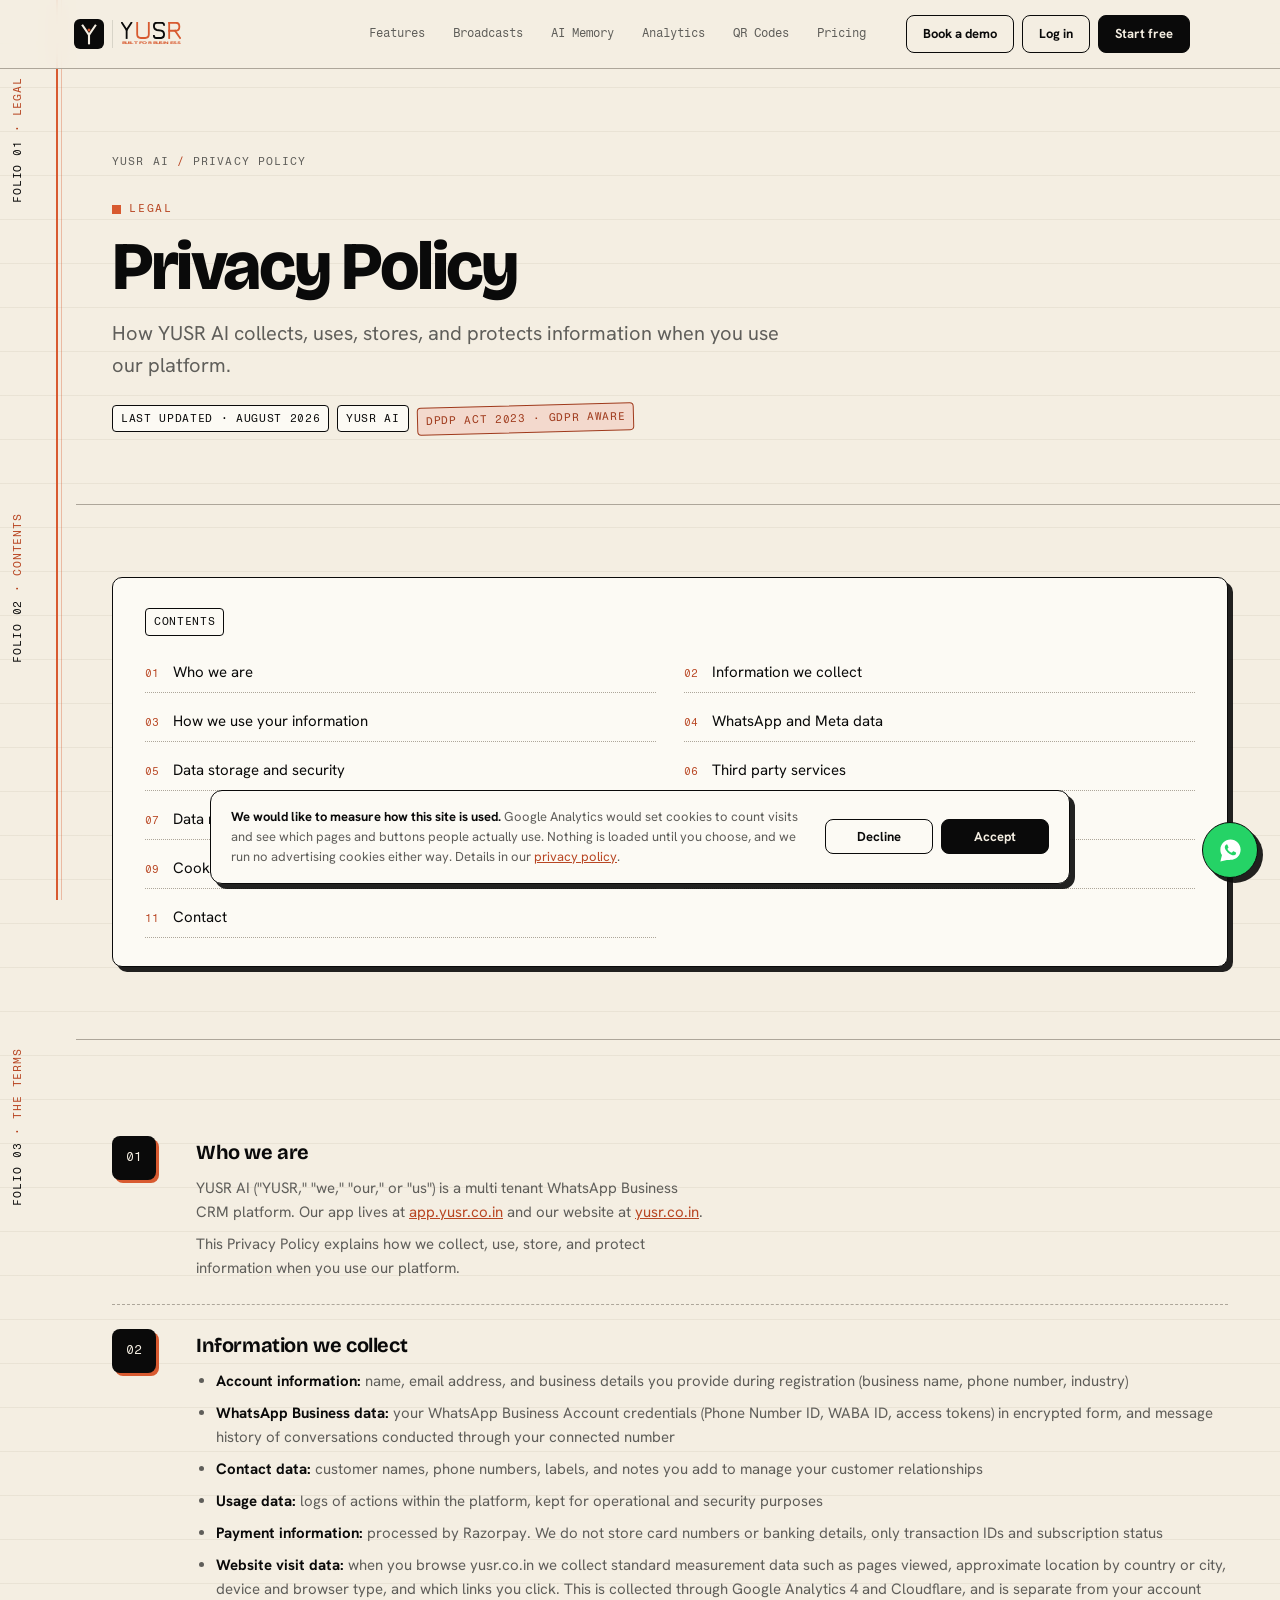
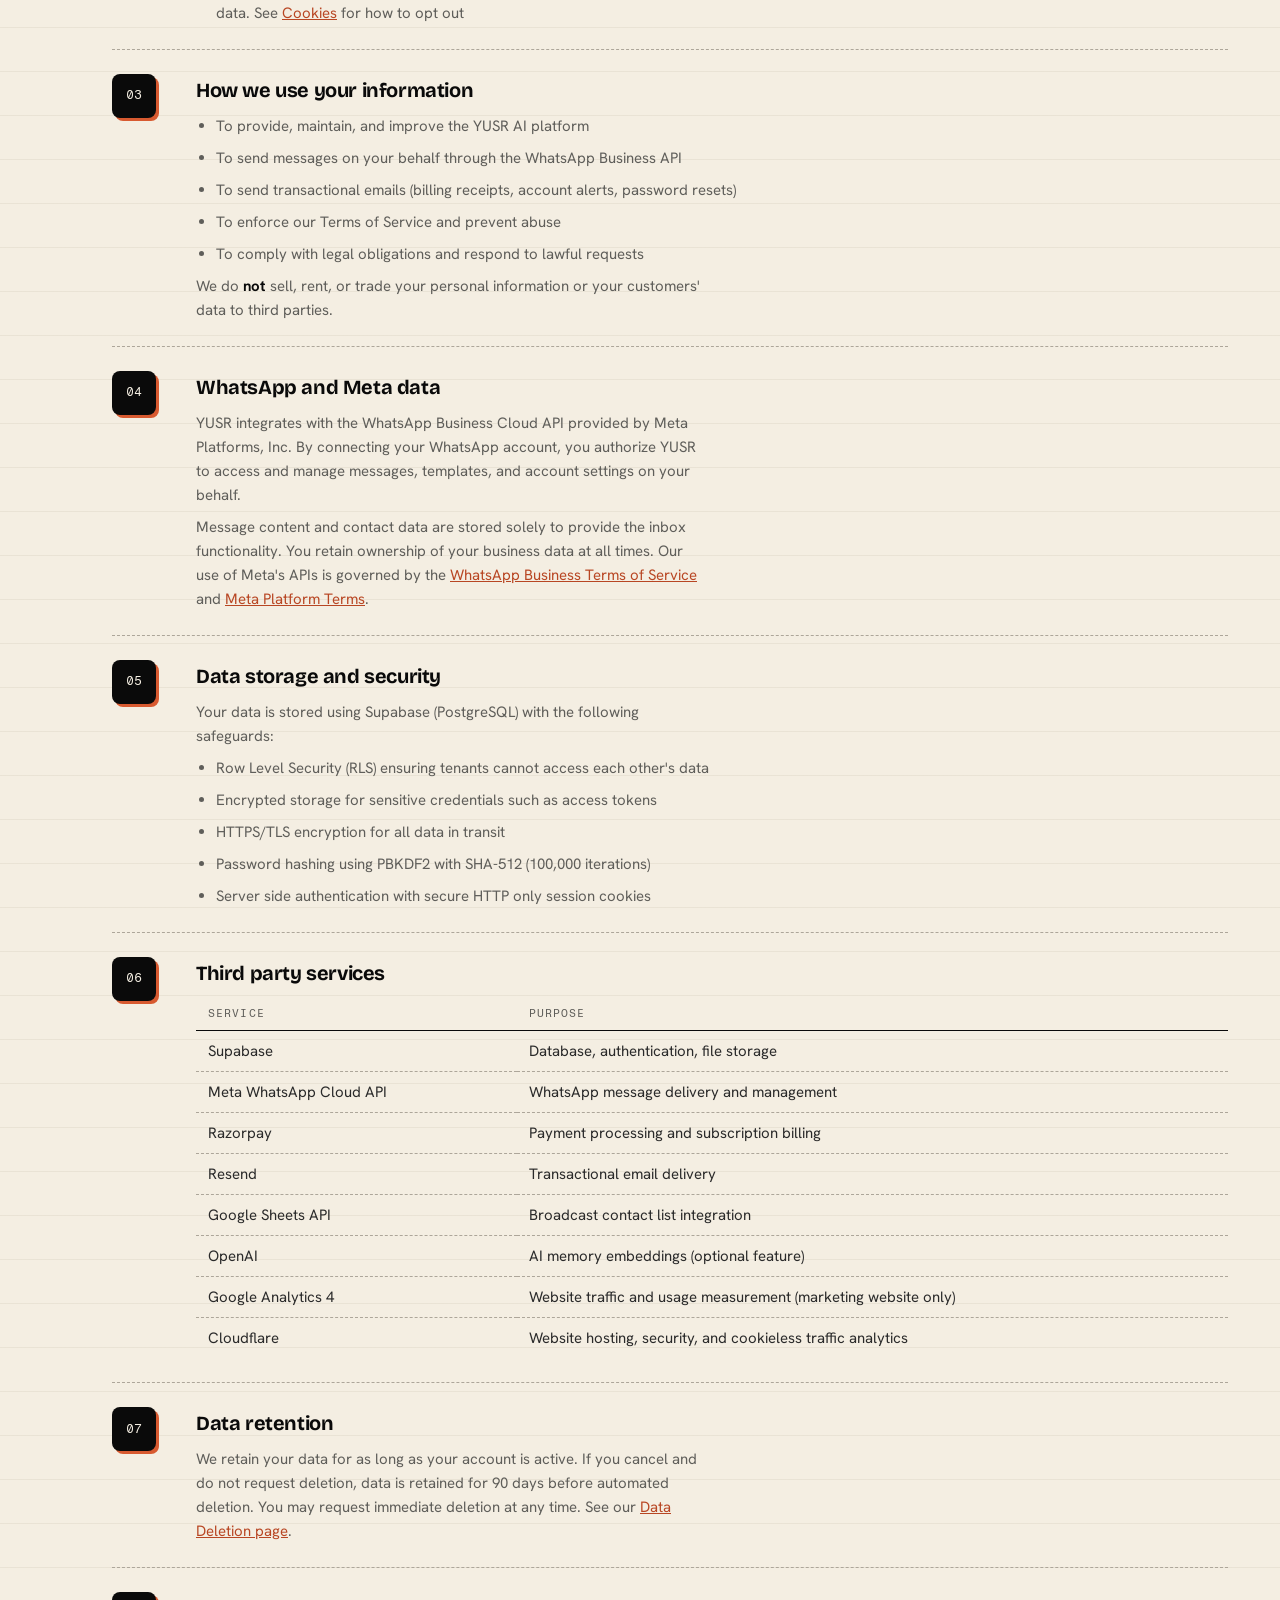
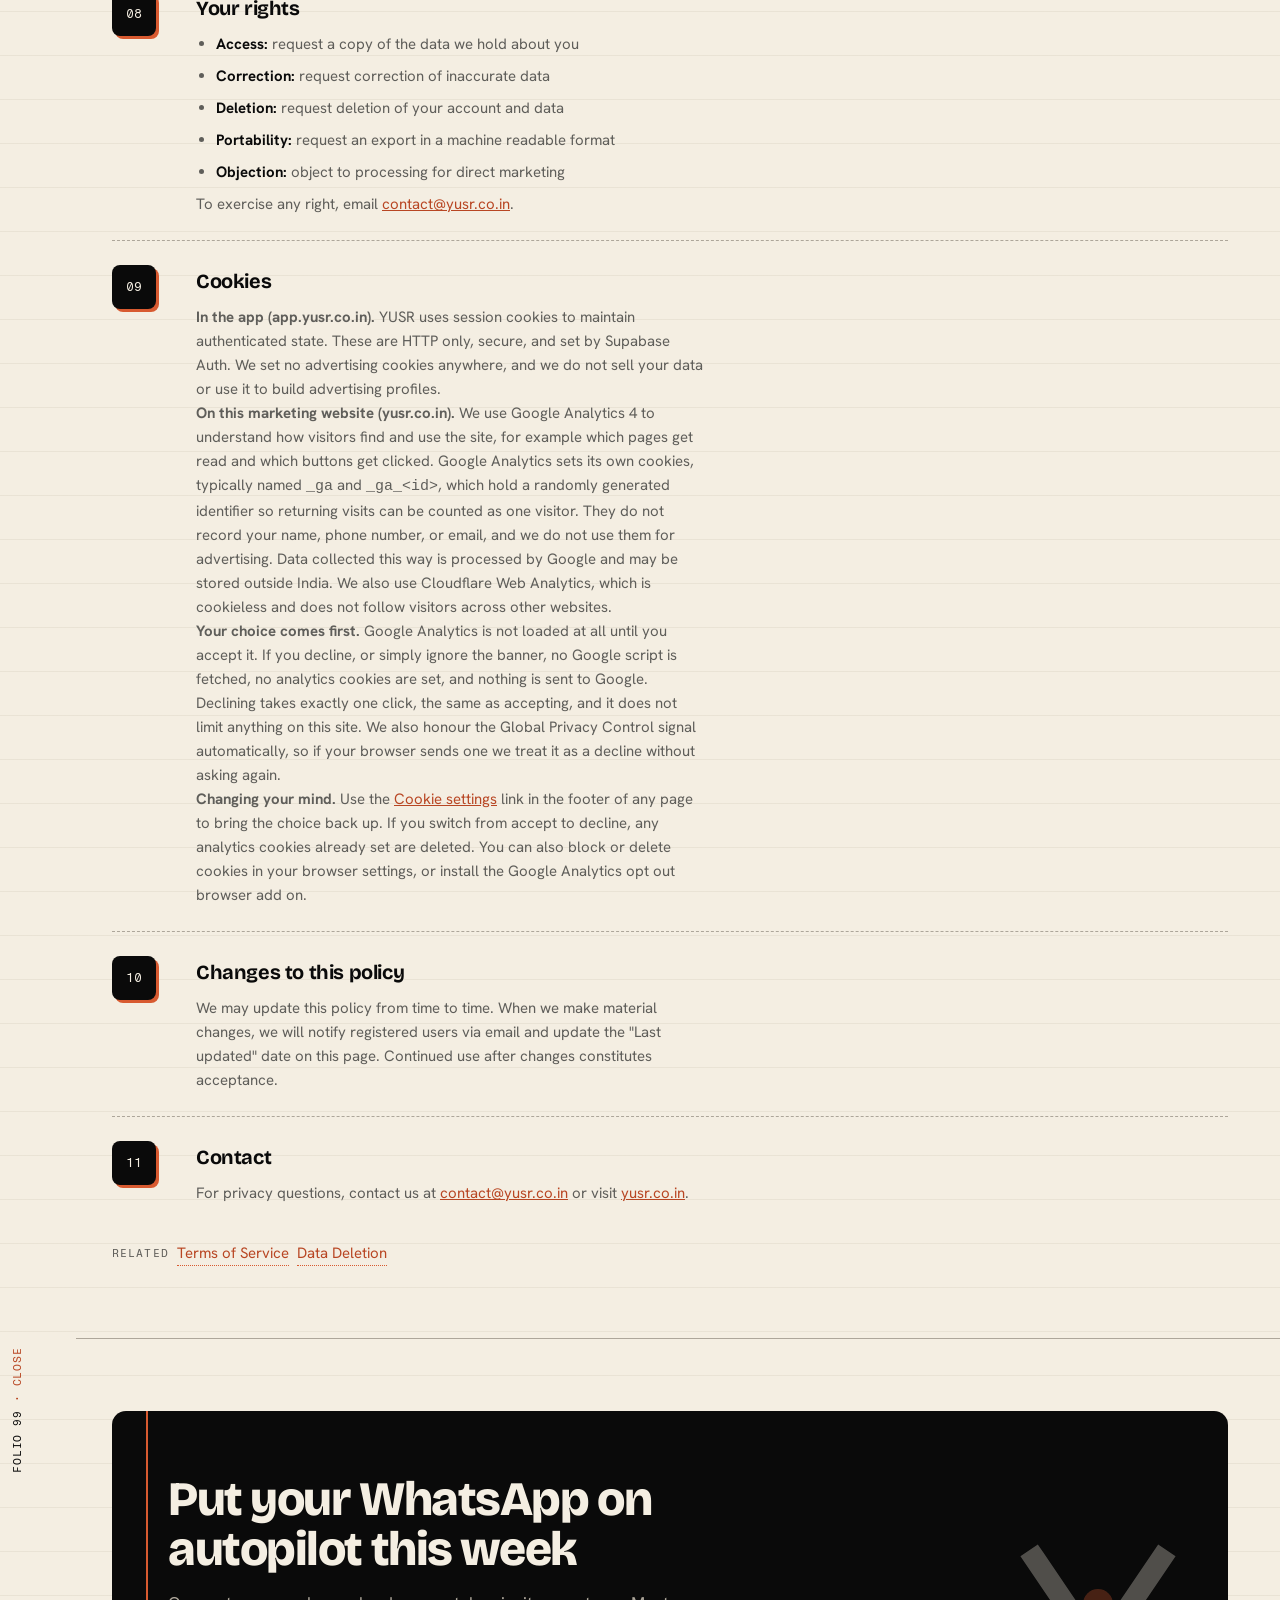
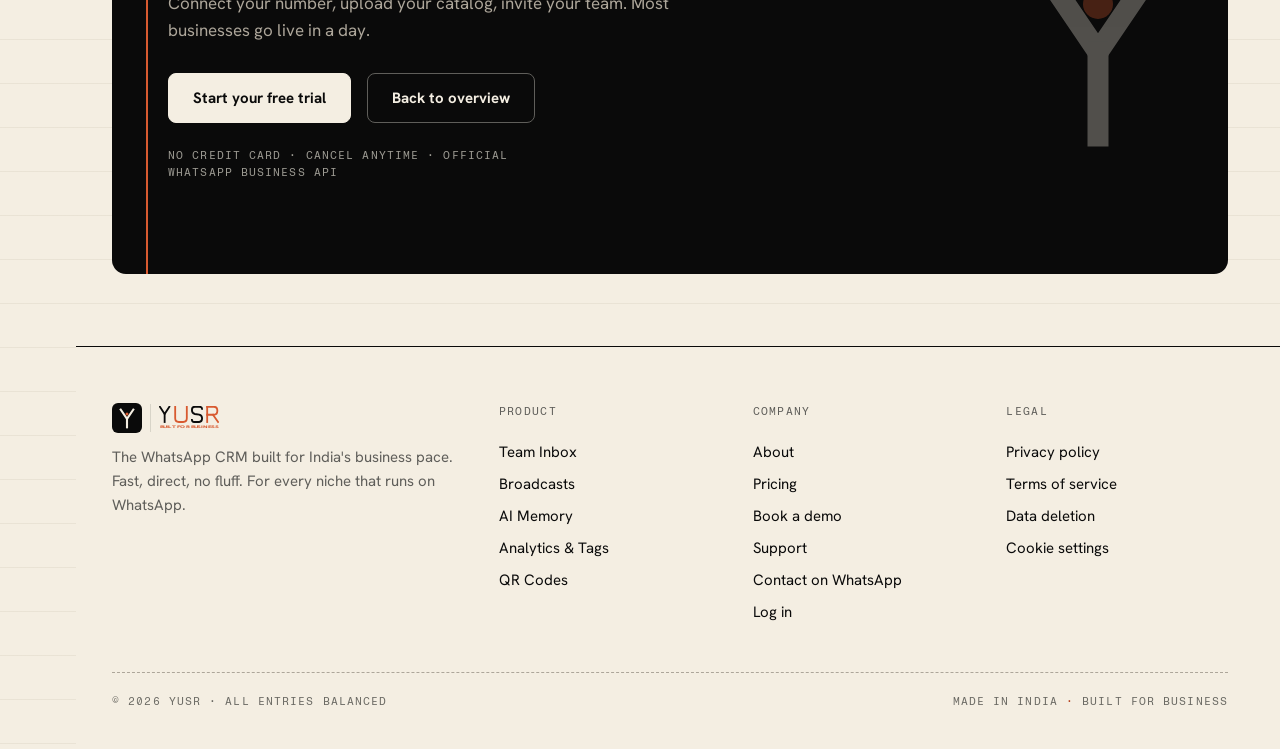
<file: privacy.html>
<!doctype html>
<html lang="en">
<head>
  <meta charset="UTF-8" />
  <meta name="viewport" content="width=device-width, initial-scale=1.0" />
  <title>Privacy Policy · YUSR AI</title>
  <meta name="description" content="How YUSR AI collects, uses, stores, and protects your data." />
  <link rel="canonical" href="https://yusr.co.in/privacy" />
  <link rel="alternate" hreflang="en-IN" href="https://yusr.co.in/privacy" />
  <link rel="alternate" hreflang="en" href="https://yusr.co.in/privacy" />
  <link rel="alternate" hreflang="x-default" href="https://yusr.co.in/privacy" />
  <meta property="og:site_name" content="YUSR AI" />
  <meta property="og:type" content="website" />
  <meta property="og:url" content="https://yusr.co.in/privacy" />
  <meta property="og:title" content="Privacy Policy · YUSR AI" />
  <meta property="og:description" content="How YUSR AI collects, uses, stores, and protects your data." />
  <meta property="og:image" content="https://yusr.co.in/og-image.png" />
  <meta property="og:image:width" content="1200" />
  <meta property="og:image:height" content="630" />
  <meta property="og:image:alt" content="YUSR AI. Every chat. Every order. Nothing missed." />
  <meta property="og:locale" content="en_IN" />
  <meta name="twitter:card" content="summary_large_image" />
  <meta name="twitter:title" content="Privacy Policy · YUSR AI" />
  <meta name="twitter:description" content="How YUSR AI collects, uses, stores, and protects your data." />
  <meta name="twitter:image" content="https://yusr.co.in/og-image.png" />
  <meta name="twitter:image:alt" content="YUSR AI. Every chat. Every order. Nothing missed." />
  <link rel="icon" type="image/svg+xml" href="/favicon.svg" />
  <link rel="icon" href="/favicon.ico" />
  <link rel="icon" type="image/png" sizes="48x48" href="/favicon-48.png" />
  <link rel="icon" type="image/png" sizes="192x192" href="/favicon-192.png" />
  <link rel="icon" type="image/png" sizes="512x512" href="/favicon-512.png" />
  <link rel="apple-touch-icon" href="/favicon-192.png" />
  <meta name="theme-color" content="#0A0A0A" />
  <link rel="preconnect" href="https://fonts.googleapis.com" />
  <link rel="preconnect" href="https://fonts.gstatic.com" crossorigin />
  <link href="https://fonts.googleapis.com/css2?family=Bricolage+Grotesque:opsz,wght@12..96,600;12..96,700;12..96,800&family=Hanken+Grotesk:wght@400;500;600;700;800&family=Fragment+Mono&display=swap" rel="stylesheet" />
  <link rel="stylesheet" href="yusr.css?v=10" />
  <link rel="stylesheet" href="yusr-mobile.css?v=10" />
  <script defer src="yusr.js?v=10"></script>
  <script type="application/ld+json">
  {
    "@context": "https://schema.org",
    "@type": "BreadcrumbList",
    "itemListElement": [
      {
        "@type": "ListItem",
        "position": 1,
        "name": "Home",
        "item": "https://yusr.co.in/"
      },
      {
        "@type": "ListItem",
        "position": 2,
        "name": "Privacy Policy",
        "item": "https://yusr.co.in/privacy"
      }
    ]
  }
  </script>
</head>
<body>
<a class="skip-link" href="#main">Skip to main content</a>
<div class="margin-rule" aria-hidden="true"></div>

<header class="nav">
  <div class="nav-inner">
    <a class="logo" href="/"><svg width="30" height="30" viewBox="0 0 200 200" aria-hidden="true"><rect width="200" height="200" rx="40" fill="#0A0A0A"/><g transform="translate(58,44)"><path d="M0 0 L42 62 L84 0" stroke="#F4EEE2" stroke-width="14" fill="none" stroke-linecap="square" stroke-linejoin="miter"/><line x1="42" y1="62" x2="42" y2="118" stroke="#F4EEE2" stroke-width="14" stroke-linecap="square"/><circle cx="42" cy="30" r="10" fill="#D85A30"/></g></svg><span style="display:inline-block;width:1px;height:28px;background:#D8D4C8;" aria-hidden="true"></span><svg width="60" height="24" viewBox="0 0 164 66" role="img" aria-label="YUSR, built for business"><g transform="translate(2,2)" stroke-width="5" fill="none" stroke-linecap="square" stroke-linejoin="miter"><g stroke="#0A0A0A"><path d="M 0 0 L 13 20 L 26 0"/><line x1="13" y1="20" x2="13" y2="42"/></g><g stroke="#D85A30"><path d="M 42 0 L 42 32 Q 42 42 52 42 L 64 42 Q 74 42 74 32 L 74 0"/></g><g stroke="#0A0A0A"><path d="M 116 6 Q 116 0 108 0 L 96 0 Q 88 0 88 9 Q 88 18 96 20 L 108 22 Q 116 24 116 32 Q 116 42 108 42 L 94 42 Q 88 42 88 36"/></g><g stroke="#D85A30"><line x1="130" y1="0" x2="130" y2="42"/><path d="M 130 0 L 148 0 Q 158 0 158 11 Q 158 22 148 22 L 130 22"/><line x1="146" y1="22" x2="160" y2="42"/></g></g><text x="2" y="60" font-family="'Hanken Grotesk',Arial,sans-serif" font-size="10" font-weight="800" fill="#D85A30" textLength="160" lengthAdjust="spacingAndGlyphs">BUILT FOR BUSINESS</text></svg></a>
    <nav class="nav-links" aria-label="Main">
      <a href="/features">Features</a>
      <a href="/broadcasts">Broadcasts</a>
      <a href="/memory">AI Memory</a>
      <a href="/analytics">Analytics</a>
      <a href="/qr">QR Codes</a>
      <a href="/pricing">Pricing</a>
      <a class="nav-mobile-only" href="/book-demo">Book a demo</a>
      <a class="nav-mobile-only" href="https://app.yusr.co.in" data-cta="nav-login-mobile">Log in</a>
    </nav>
    <div class="nav-cta">
      <a class="btn btn-ghost btn-sm" href="/book-demo">Book a demo</a>
      <a class="btn btn-ghost btn-sm" href="https://app.yusr.co.in" data-cta="nav-login">Log in</a>
      <a class="btn btn-ink btn-sm" href="https://app.yusr.co.in/signup">Start free</a>
      <button class="nav-burger" aria-label="Menu" aria-expanded="false">≡</button>
    </div>
  </div>
</header>

<div class="page">
<main id="main">

<section class="page-hero">
  <span class="folio" aria-hidden="true"><b>FOLIO 01</b> · LEGAL</span>
  <div class="wrap">
    <p class="crumbs"><a href="/">YUSR AI</a> <span class="o">/</span> Privacy Policy</p>
    <span class="eyebrow">Legal</span>
    <h1 class="display">Privacy Policy</h1>
    <p class="lede">How YUSR AI collects, uses, stores, and protects information when you use our platform.</p>
    <div class="chip-row">
      <span class="chip">Last updated · August 2026</span>
      <span class="chip">YUSR AI</span>
      <span class="chip orange">DPDP Act 2023 · GDPR aware</span>
    </div>
  </div>
</section>

<section>
  <span class="folio" aria-hidden="true"><b>FOLIO 02</b> · CONTENTS</span>
  <div class="wrap">
    <div class="card rv" style="border:1.5px solid var(--ink); box-shadow:var(--stamp); padding:28px 32px;">
      <span class="chip" style="margin-bottom:16px; display:inline-block;">Contents</span>
      <div class="toc-grid">
        <a href="#c01"><span class="n">01</span>Who we are</a>
        <a href="#c02"><span class="n">02</span>Information we collect</a>
        <a href="#c03"><span class="n">03</span>How we use your information</a>
        <a href="#c04"><span class="n">04</span>WhatsApp and Meta data</a>
        <a href="#c05"><span class="n">05</span>Data storage and security</a>
        <a href="#c06"><span class="n">06</span>Third party services</a>
        <a href="#c07"><span class="n">07</span>Data retention</a>
        <a href="#c08"><span class="n">08</span>Your rights</a>
        <a href="#c09"><span class="n">09</span>Cookies</a>
        <a href="#c10"><span class="n">10</span>Changes to this policy</a>
        <a href="#c11"><span class="n">11</span>Contact</a>
      </div>
    </div>
  </div>
</section>

<section id="clauses">
  <span class="folio" aria-hidden="true"><b>FOLIO 03</b> · THE TERMS</span>
  <div class="wrap">
    <div class="steps rv">
      <div class="step" id="c01">
        <div>
          <h2>Who we are</h2>
          <p>YUSR AI ("YUSR," "we," "our," or "us") is a multi tenant WhatsApp Business CRM platform. Our app lives at <a href="https://app.yusr.co.in" style="color:var(--orange-deep);">app.yusr.co.in</a> and our website at <a href="https://yusr.co.in" style="color:var(--orange-deep);">yusr.co.in</a>.</p>
          <p style="margin-top:8px;">This Privacy Policy explains how we collect, use, store, and protect information when you use our platform.</p>
        </div>
      </div>
      <div class="step" id="c02">
        <div>
          <h2>Information we collect</h2>
          <ul style="margin-top:8px; padding-left:20px; color:var(--stone); font-size:15px; display:grid; gap:8px;">
            <li><strong style="color:var(--ink);">Account information:</strong> name, email address, and business details you provide during registration (business name, phone number, industry)</li>
            <li><strong style="color:var(--ink);">WhatsApp Business data:</strong> your WhatsApp Business Account credentials (Phone Number ID, WABA ID, access tokens) in encrypted form, and message history of conversations conducted through your connected number</li>
            <li><strong style="color:var(--ink);">Contact data:</strong> customer names, phone numbers, labels, and notes you add to manage your customer relationships</li>
            <li><strong style="color:var(--ink);">Usage data:</strong> logs of actions within the platform, kept for operational and security purposes</li>
            <li><strong style="color:var(--ink);">Payment information:</strong> processed by Razorpay. We do not store card numbers or banking details, only transaction IDs and subscription status</li>
            <li><strong style="color:var(--ink);">Website visit data:</strong> when you browse yusr.co.in we collect standard measurement data such as pages viewed, approximate location by country or city, device and browser type, and which links you click. This is collected through Google Analytics 4 and Cloudflare, and is separate from your account data. See <a href="#c09" style="color:var(--orange-deep);">Cookies</a> for how to opt out</li>
          </ul>
        </div>
      </div>
      <div class="step" id="c03">
        <div>
          <h2>How we use your information</h2>
          <ul style="margin-top:8px; padding-left:20px; color:var(--stone); font-size:15px; display:grid; gap:8px;">
            <li>To provide, maintain, and improve the YUSR AI platform</li>
            <li>To send messages on your behalf through the WhatsApp Business API</li>
            <li>To send transactional emails (billing receipts, account alerts, password resets)</li>
            <li>To enforce our Terms of Service and prevent abuse</li>
            <li>To comply with legal obligations and respond to lawful requests</li>
          </ul>
          <p style="margin-top:8px;">We do <strong style="color:var(--ink);">not</strong> sell, rent, or trade your personal information or your customers' data to third parties.</p>
        </div>
      </div>
      <div class="step" id="c04">
        <div>
          <h2>WhatsApp and Meta data</h2>
          <p>YUSR integrates with the WhatsApp Business Cloud API provided by Meta Platforms, Inc. By connecting your WhatsApp account, you authorize YUSR to access and manage messages, templates, and account settings on your behalf.</p>
          <p style="margin-top:8px;">Message content and contact data are stored solely to provide the inbox functionality. You retain ownership of your business data at all times. Our use of Meta's APIs is governed by the <a href="https://www.whatsapp.com/legal/business-terms" target="_blank" rel="noopener" style="color:var(--orange-deep);">WhatsApp Business Terms of Service</a> and <a href="https://developers.facebook.com/terms" target="_blank" rel="noopener" style="color:var(--orange-deep);">Meta Platform Terms</a>.</p>
        </div>
      </div>
      <div class="step" id="c05">
        <div>
          <h2>Data storage and security</h2>
          <p>Your data is stored using Supabase (PostgreSQL) with the following safeguards:</p>
          <ul style="margin-top:8px; padding-left:20px; color:var(--stone); font-size:15px; display:grid; gap:8px;">
            <li>Row Level Security (RLS) ensuring tenants cannot access each other's data</li>
            <li>Encrypted storage for sensitive credentials such as access tokens</li>
            <li>HTTPS/TLS encryption for all data in transit</li>
            <li>Password hashing using PBKDF2 with SHA-512 (100,000 iterations)</li>
            <li>Server side authentication with secure HTTP only session cookies</li>
          </ul>
        </div>
      </div>
      <div class="step" id="c06">
        <div>
          <h2>Third party services</h2>
          <table class="tbl">
            <thead><tr><th>Service</th><th>Purpose</th></tr></thead>
            <tbody>
              <tr><td>Supabase</td><td>Database, authentication, file storage</td></tr>
              <tr><td>Meta WhatsApp Cloud API</td><td>WhatsApp message delivery and management</td></tr>
              <tr><td>Razorpay</td><td>Payment processing and subscription billing</td></tr>
              <tr><td>Resend</td><td>Transactional email delivery</td></tr>
              <tr><td>Google Sheets API</td><td>Broadcast contact list integration</td></tr>
              <tr><td>OpenAI</td><td>AI memory embeddings (optional feature)</td></tr>
              <tr><td>Google Analytics 4</td><td>Website traffic and usage measurement (marketing website only)</td></tr>
              <tr><td>Cloudflare</td><td>Website hosting, security, and cookieless traffic analytics</td></tr>
            </tbody>
          </table>
        </div>
      </div>
      <div class="step" id="c07">
        <div>
          <h2>Data retention</h2>
          <p>We retain your data for as long as your account is active. If you cancel and do not request deletion, data is retained for 90 days before automated deletion. You may request immediate deletion at any time. See our <a href="/deletion" style="color:var(--orange-deep);">Data Deletion page</a>.</p>
        </div>
      </div>
      <div class="step" id="c08">
        <div>
          <h2>Your rights</h2>
          <ul style="margin-top:8px; padding-left:20px; color:var(--stone); font-size:15px; display:grid; gap:8px;">
            <li><strong style="color:var(--ink);">Access:</strong> request a copy of the data we hold about you</li>
            <li><strong style="color:var(--ink);">Correction:</strong> request correction of inaccurate data</li>
            <li><strong style="color:var(--ink);">Deletion:</strong> request deletion of your account and data</li>
            <li><strong style="color:var(--ink);">Portability:</strong> request an export in a machine readable format</li>
            <li><strong style="color:var(--ink);">Objection:</strong> object to processing for direct marketing</li>
          </ul>
          <p style="margin-top:8px;">To exercise any right, email <a href="mailto:contact@yusr.co.in" style="color:var(--orange-deep);">contact@yusr.co.in</a>.</p>
        </div>
      </div>
      <div class="step" id="c09">
        <div>
          <h2>Cookies</h2>
          <p><strong>In the app (app.yusr.co.in).</strong> YUSR uses session cookies to maintain authenticated state. These are HTTP only, secure, and set by Supabase Auth. We set no advertising cookies anywhere, and we do not sell your data or use it to build advertising profiles.</p>
          <p><strong>On this marketing website (yusr.co.in).</strong> We use Google Analytics 4 to understand how visitors find and use the site, for example which pages get read and which buttons get clicked. Google Analytics sets its own cookies, typically named <code>_ga</code> and <code>_ga_&lt;id&gt;</code>, which hold a randomly generated identifier so returning visits can be counted as one visitor. They do not record your name, phone number, or email, and we do not use them for advertising. Data collected this way is processed by Google and may be stored outside India. We also use Cloudflare Web Analytics, which is cookieless and does not follow visitors across other websites.</p>
          <p><strong>Your choice comes first.</strong> Google Analytics is not loaded at all until you accept it. If you decline, or simply ignore the banner, no Google script is fetched, no analytics cookies are set, and nothing is sent to Google. Declining takes exactly one click, the same as accepting, and it does not limit anything on this site. We also honour the Global Privacy Control signal automatically, so if your browser sends one we treat it as a decline without asking again.</p>
          <p><strong>Changing your mind.</strong> Use the <a href="/privacy#c09" data-cta="cookie-settings" style="color:var(--orange-deep);">Cookie settings</a> link in the footer of any page to bring the choice back up. If you switch from accept to decline, any analytics cookies already set are deleted. You can also block or delete cookies in your browser settings, or install the Google Analytics opt out browser add on.</p>
        </div>
      </div>
      <div class="step" id="c10">
        <div>
          <h2>Changes to this policy</h2>
          <p>We may update this policy from time to time. When we make material changes, we will notify registered users via email and update the "Last updated" date on this page. Continued use after changes constitutes acceptance.</p>
        </div>
      </div>
      <div class="step" id="c11">
        <div>
          <h2>Contact</h2>
          <p>For privacy questions, contact us at <a href="mailto:contact@yusr.co.in" style="color:var(--orange-deep);">contact@yusr.co.in</a> or visit <a href="https://yusr.co.in" style="color:var(--orange-deep);">yusr.co.in</a>.</p>
        </div>
      </div>
    </div>
    <div class="legal-related rv">
      <span>Related</span>
      <a href="/terms">Terms of Service</a>
      <a href="/deletion">Data Deletion</a>
    </div>
  </div>
</section>


<!-- shared closing CTA -->
<section id="cta" style="border-bottom:none;">
  <span class="folio" aria-hidden="true"><b>FOLIO 99</b> · CLOSE</span>
  <div class="wrap">
    <div class="cta-band rv">
      <h2>Put your WhatsApp on autopilot this week</h2>
      <p>Connect your number, upload your catalog, invite your team. Most businesses go live in a day.</p>
      <div class="cta-actions">
        <a class="btn btn-ink" href="https://app.yusr.co.in/signup">Start your free trial</a>
        <a class="btn btn-ghost" href="/">Back to overview</a>
      </div>
      <p class="fine">No credit card · Cancel anytime · Official WhatsApp Business API</p>
    </div>
  </div>
</section>

</main>

<footer>
  <div class="wrap">
    <div class="foot-grid">
      <div class="foot-brand">
        <a class="logo" href="/" style="margin-right:0;"><svg width="30" height="30" viewBox="0 0 200 200" aria-hidden="true"><rect width="200" height="200" rx="40" fill="#0A0A0A"/><g transform="translate(58,44)"><path d="M0 0 L42 62 L84 0" stroke="#F4EEE2" stroke-width="14" fill="none" stroke-linecap="square" stroke-linejoin="miter"/><line x1="42" y1="62" x2="42" y2="118" stroke="#F4EEE2" stroke-width="14" stroke-linecap="square"/><circle cx="42" cy="30" r="10" fill="#D85A30"/></g></svg><span style="display:inline-block;width:1px;height:28px;background:#D8D4C8;" aria-hidden="true"></span><svg width="60" height="24" viewBox="0 0 164 66" role="img" aria-label="YUSR, built for business"><g transform="translate(2,2)" stroke-width="5" fill="none" stroke-linecap="square" stroke-linejoin="miter"><g stroke="#0A0A0A"><path d="M 0 0 L 13 20 L 26 0"/><line x1="13" y1="20" x2="13" y2="42"/></g><g stroke="#D85A30"><path d="M 42 0 L 42 32 Q 42 42 52 42 L 64 42 Q 74 42 74 32 L 74 0"/></g><g stroke="#0A0A0A"><path d="M 116 6 Q 116 0 108 0 L 96 0 Q 88 0 88 9 Q 88 18 96 20 L 108 22 Q 116 24 116 32 Q 116 42 108 42 L 94 42 Q 88 42 88 36"/></g><g stroke="#D85A30"><line x1="130" y1="0" x2="130" y2="42"/><path d="M 130 0 L 148 0 Q 158 0 158 11 Q 158 22 148 22 L 130 22"/><line x1="146" y1="22" x2="160" y2="42"/></g></g><text x="2" y="60" font-family="'Hanken Grotesk',Arial,sans-serif" font-size="10" font-weight="800" fill="#D85A30" textLength="160" lengthAdjust="spacingAndGlyphs">BUILT FOR BUSINESS</text></svg></a>
        <p>The WhatsApp CRM built for India's business pace. Fast, direct, no fluff. For every niche that runs on WhatsApp.</p>
      </div>
      <div>
        <h3>Product</h3>
        <a href="/features">Team Inbox</a>
        <a href="/broadcasts">Broadcasts</a>
        <a href="/memory">AI Memory</a>
        <a href="/analytics">Analytics &amp; Tags</a>
        <a href="/qr">QR Codes</a>
      </div>
      <div>
        <h3>Company</h3>
        <a href="/about">About</a>
        <a href="/pricing">Pricing</a>
        <a href="/book-demo">Book a demo</a>
        <a href="/support">Support</a>
        <a href="https://wa.me/919286046420?text=Hi%2C%20I%20want%20to%20know%20about%20your%20service" target="_blank" rel="noopener" data-cta="footer-whatsapp">Contact on WhatsApp</a>
        <a href="https://app.yusr.co.in" data-cta="footer-login">Log in</a>
      </div>
      <div>
        <h3>Legal</h3>
        <a href="/privacy">Privacy policy</a>
        <a href="/terms">Terms of service</a>
        <a href="/deletion">Data deletion</a>
        <a href="/privacy#c09" data-cta="cookie-settings">Cookie settings</a>
      </div>
    </div>
    <div class="foot-bottom">
      <span>© 2026 YUSR · All entries balanced</span>
      <span>Made in India <span class="o">·</span> Built for business</span>
    </div>
  </div>
</footer>

</div>
<a class="fab-wa" href="https://wa.me/919286046420?text=Hi%2C%20I%20want%20to%20know%20about%20your%20service" target="_blank" rel="noopener" aria-label="Chat with us on WhatsApp">
  <svg viewBox="0 0 32 32" fill="#fff" aria-hidden="true"><path d="M16.001 3C9.373 3 4 8.373 4 15c0 2.386.7 4.61 1.902 6.477L4 29l7.72-1.862A11.94 11.94 0 0 0 16.001 27C22.628 27 28 21.627 28 15S22.628 3 16.001 3zm6.564 16.905c-.276.777-1.366 1.464-2.24 1.65-.6.127-1.383.228-4.017-.863-3.372-1.396-5.541-4.815-5.71-5.04-.164-.226-1.363-1.813-1.363-3.458 0-1.646.86-2.454 1.166-2.79.276-.303.6-.379.8-.379.2 0 .4.002.575.01.185.009.433-.07.677.517.276.664.937 2.31 1.02 2.478.084.168.14.365.028.591-.112.226-.168.365-.335.56-.168.196-.352.437-.503.587-.168.168-.343.35-.148.687.196.336.87 1.436 1.867 2.325 1.283 1.146 2.365 1.5 2.7 1.669.336.168.532.14.727-.084.196-.226.84-.98 1.064-1.316.224-.336.448-.28.756-.168.308.112 1.958.924 2.294 1.092.336.168.56.253.643.393.084.14.084.812-.192 1.589z"/></svg>
</a>
</body>
</html>
</file>
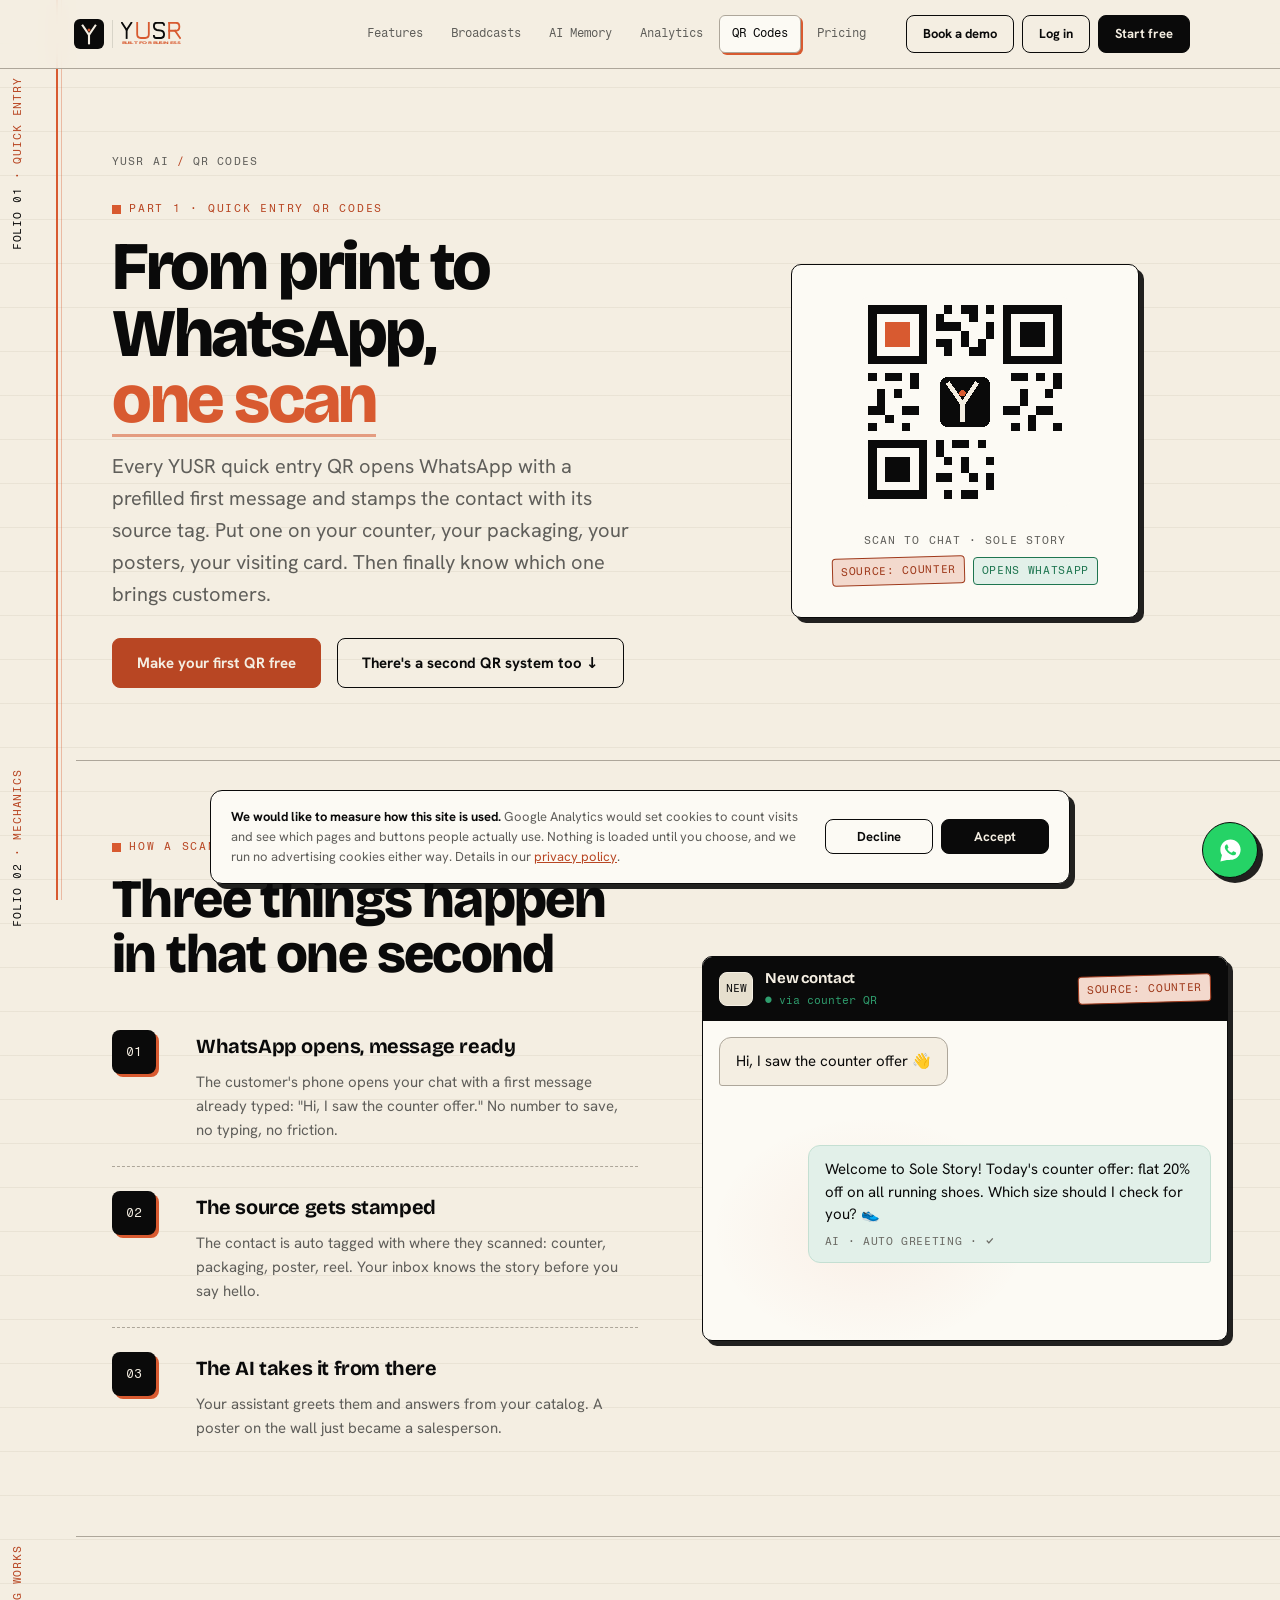
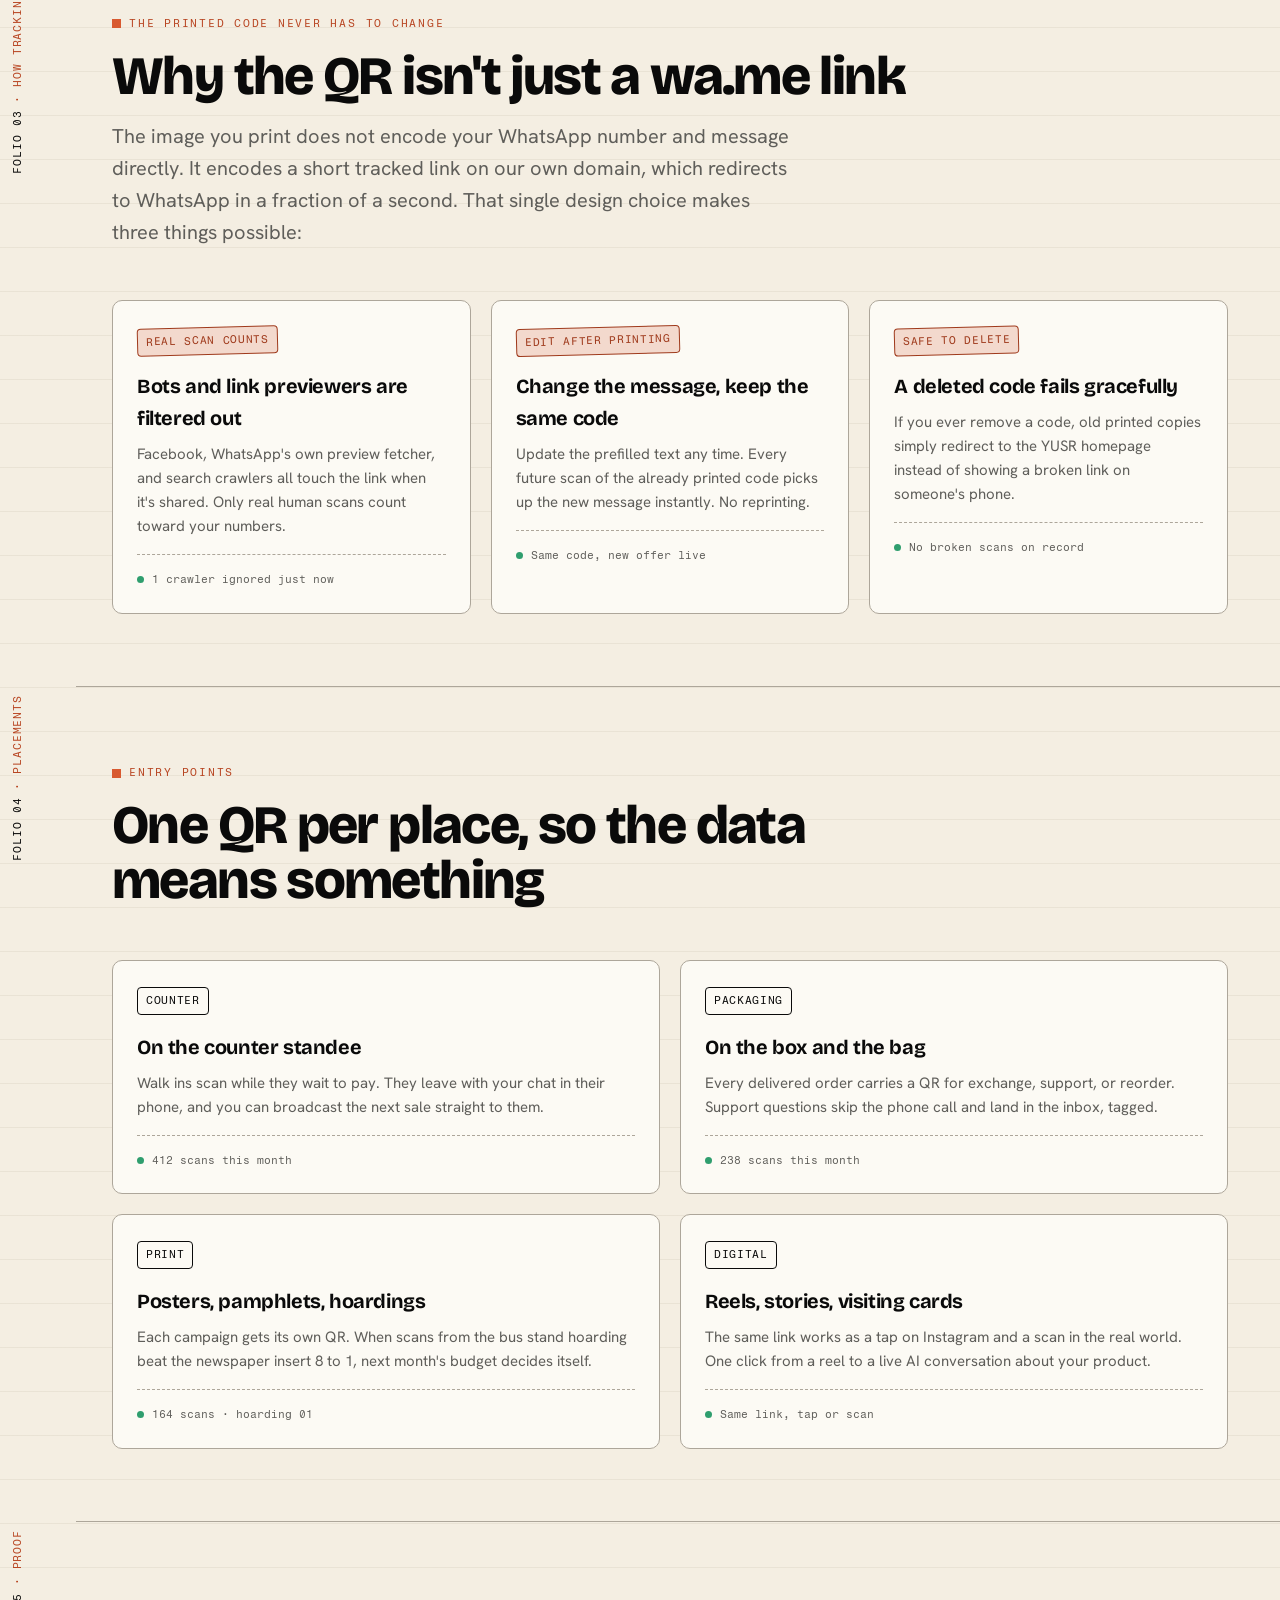
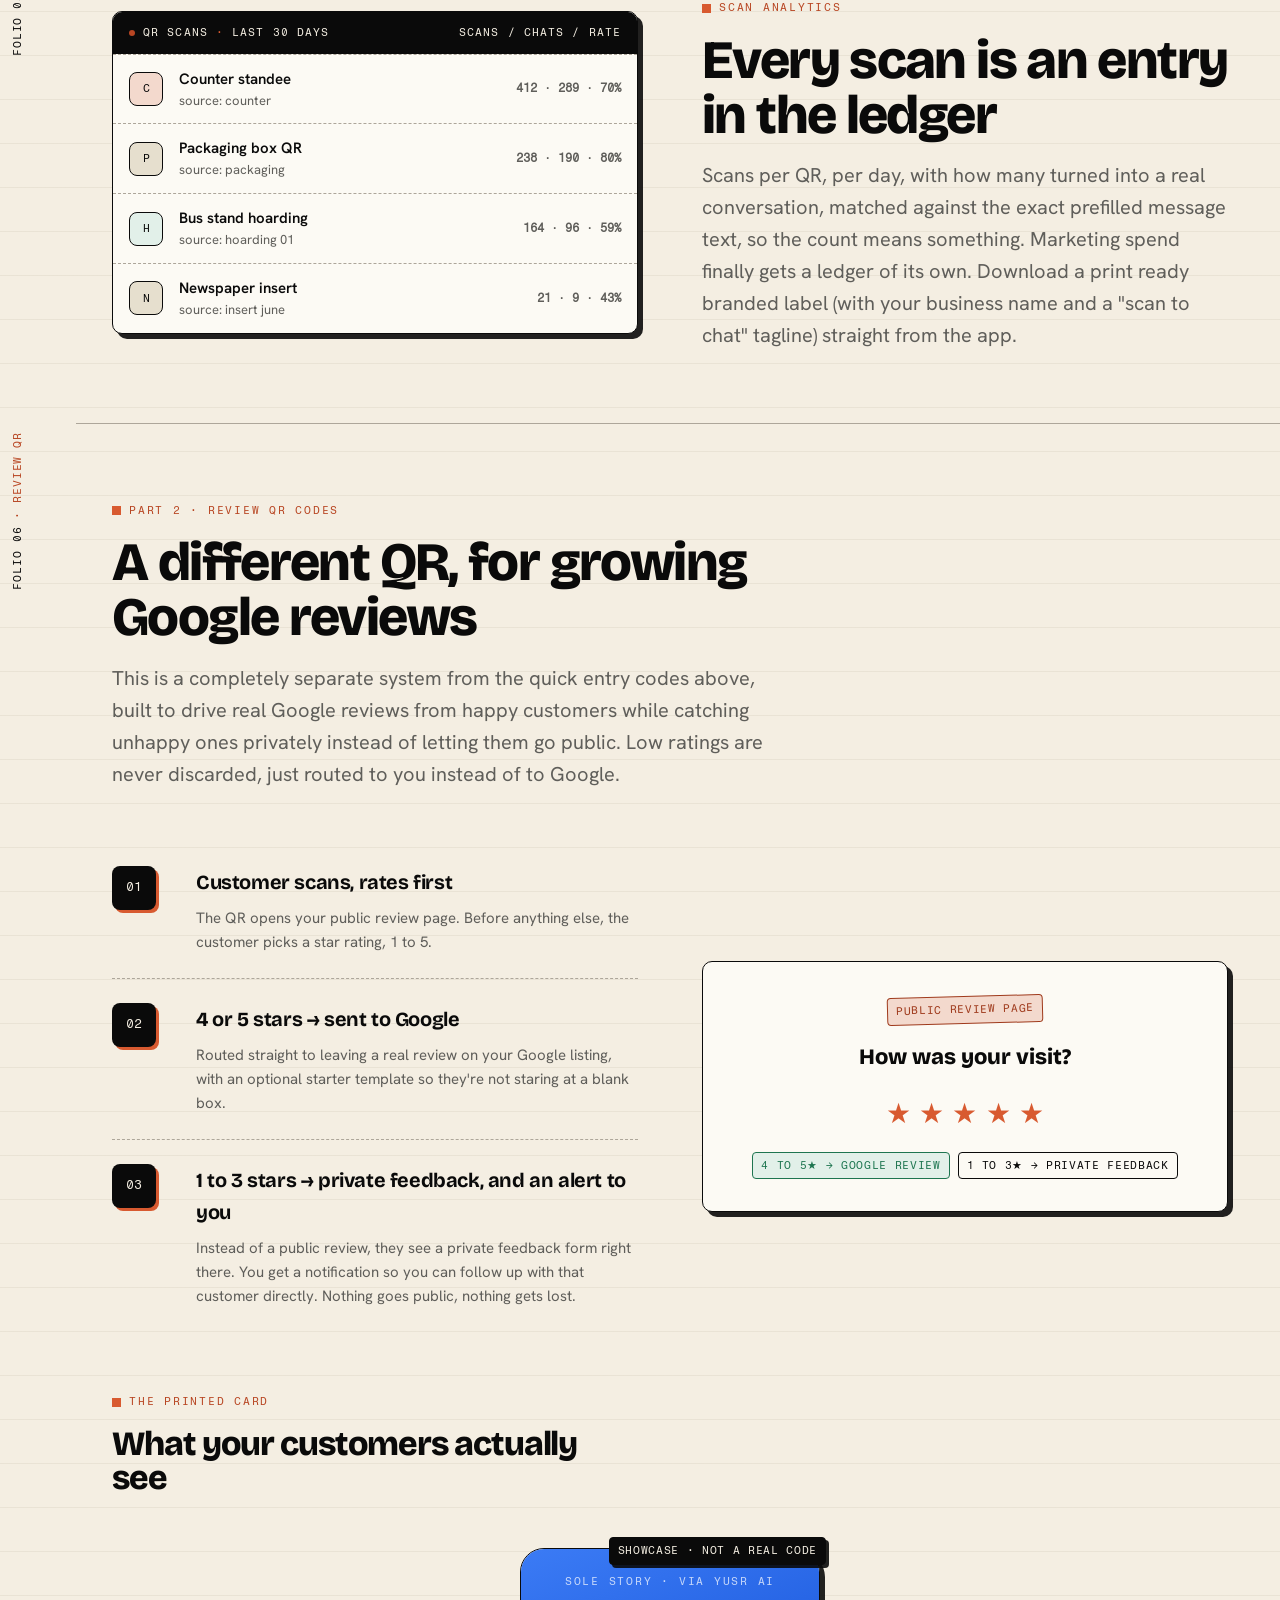
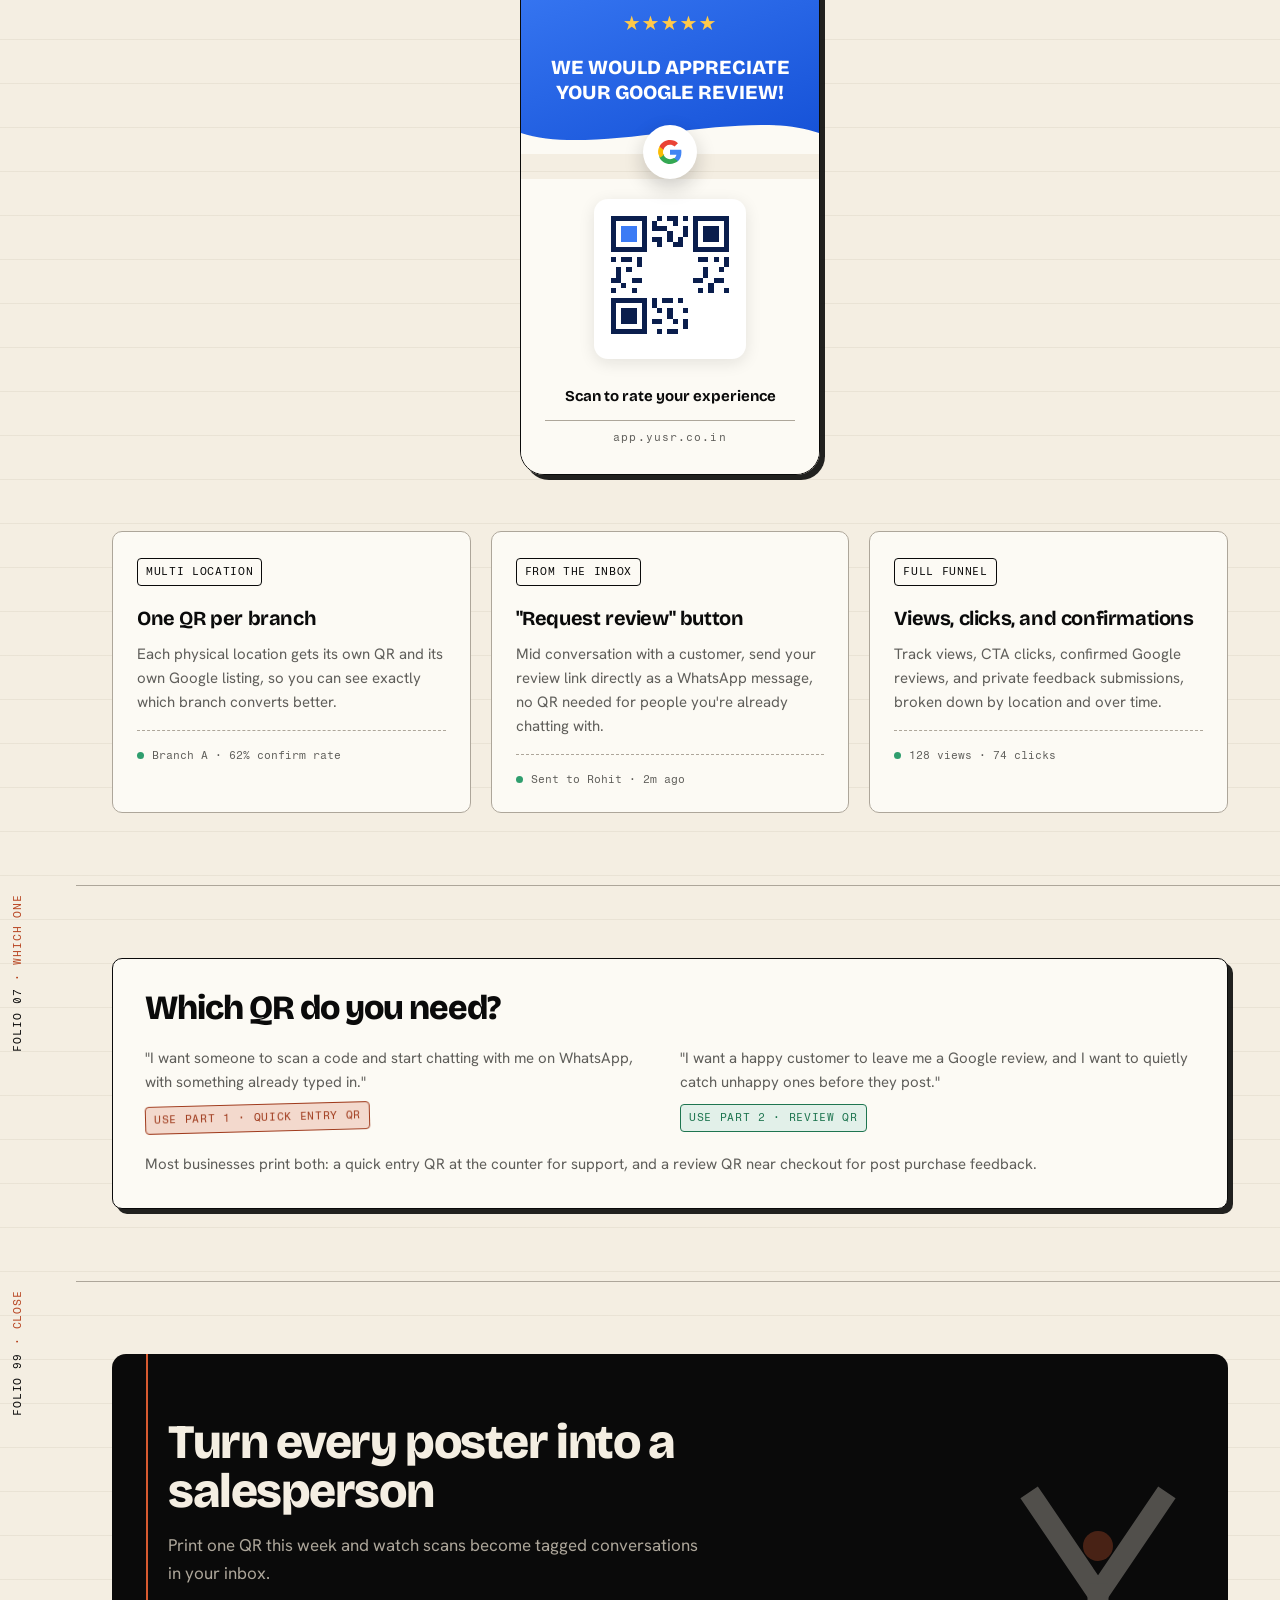
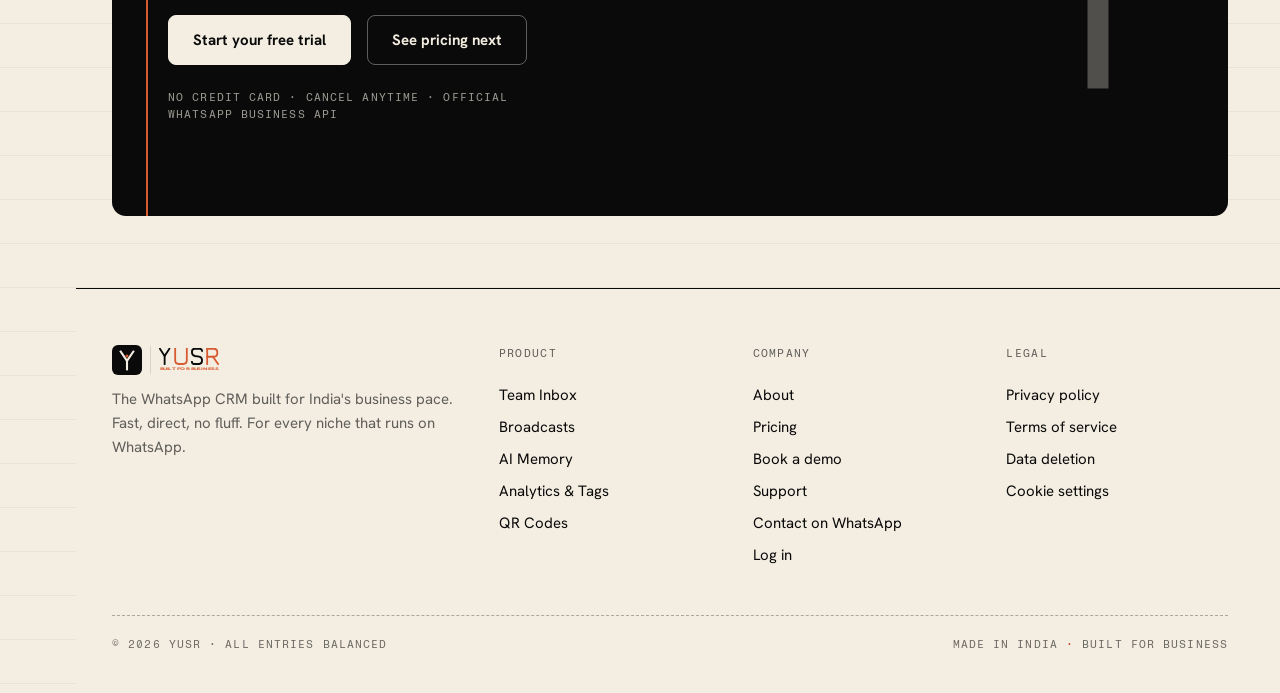
<file: qr.html>
<!doctype html>
<html lang="en">
<head>
  <meta charset="UTF-8" />
  <meta name="viewport" content="width=device-width, initial-scale=1.0" />
  <title>QR Codes · YUSR AI</title>
  <meta name="description" content="WhatsApp QR codes for your counter, packaging, and posters. Prefilled messages, automatic source tagging, and Google review capture. Free 7 day trial." />
  <link rel="canonical" href="https://yusr.co.in/qr" />
  <link rel="alternate" hreflang="en-IN" href="https://yusr.co.in/qr" />
  <link rel="alternate" hreflang="en" href="https://yusr.co.in/qr" />
  <link rel="alternate" hreflang="x-default" href="https://yusr.co.in/qr" />
  <meta property="og:site_name" content="YUSR AI" />
  <meta property="og:type" content="website" />
  <meta property="og:url" content="https://yusr.co.in/qr" />
  <meta property="og:title" content="QR Codes · YUSR AI" />
  <meta property="og:description" content="Generate WhatsApp QR codes for counter, packaging, and posters. Prefilled messages, automatic source tagging, and Google review capture. Track which QR drives leads. Free 7 day trial." />
  <meta property="og:image" content="https://yusr.co.in/og-image.png" />
  <meta property="og:image:width" content="1200" />
  <meta property="og:image:height" content="630" />
  <meta property="og:image:alt" content="YUSR AI. Every chat. Every order. Nothing missed." />
  <meta property="og:locale" content="en_IN" />
  <meta name="twitter:card" content="summary_large_image" />
  <meta name="twitter:title" content="QR Codes · YUSR AI" />
  <meta name="twitter:description" content="Generate WhatsApp QR codes for counter, packaging, and posters. Prefilled messages, automatic source tagging, and Google review capture. Track which QR drives leads. Free 7 day trial." />
  <meta name="twitter:image" content="https://yusr.co.in/og-image.png" />
  <meta name="twitter:image:alt" content="YUSR AI. Every chat. Every order. Nothing missed." />
  <link rel="icon" type="image/svg+xml" href="/favicon.svg" />
  <link rel="icon" href="/favicon.ico" />
  <link rel="icon" type="image/png" sizes="48x48" href="/favicon-48.png" />
  <link rel="icon" type="image/png" sizes="192x192" href="/favicon-192.png" />
  <link rel="icon" type="image/png" sizes="512x512" href="/favicon-512.png" />
  <link rel="apple-touch-icon" href="/favicon-192.png" />
  <meta name="theme-color" content="#0A0A0A" />
  <link rel="preconnect" href="https://fonts.googleapis.com" />
  <link rel="preconnect" href="https://fonts.gstatic.com" crossorigin />
  <link href="https://fonts.googleapis.com/css2?family=Bricolage+Grotesque:opsz,wght@12..96,600;12..96,700;12..96,800&family=Hanken+Grotesk:wght@400;500;600;700;800&family=Fragment+Mono&display=swap" rel="stylesheet" />
  <link rel="stylesheet" href="yusr.css?v=10" />
  <link rel="stylesheet" href="yusr-mobile.css?v=10" />
  <script defer src="yusr.js?v=10"></script>
  <script type="application/ld+json">
  {
    "@context": "https://schema.org",
    "@type": "BreadcrumbList",
    "itemListElement": [
      {
        "@type": "ListItem",
        "position": 1,
        "name": "Home",
        "item": "https://yusr.co.in/"
      },
      {
        "@type": "ListItem",
        "position": 2,
        "name": "QR Codes",
        "item": "https://yusr.co.in/qr"
      }
    ]
  }
  </script>
</head>
<body>
<a class="skip-link" href="#main">Skip to main content</a>
<div class="margin-rule" aria-hidden="true"></div>

<header class="nav">
  <div class="nav-inner">
    <a class="logo" href="/"><svg width="30" height="30" viewBox="0 0 200 200" aria-hidden="true"><rect width="200" height="200" rx="40" fill="#0A0A0A"/><g transform="translate(58,44)"><path d="M0 0 L42 62 L84 0" stroke="#F4EEE2" stroke-width="14" fill="none" stroke-linecap="square" stroke-linejoin="miter"/><line x1="42" y1="62" x2="42" y2="118" stroke="#F4EEE2" stroke-width="14" stroke-linecap="square"/><circle cx="42" cy="30" r="10" fill="#D85A30"/></g></svg><span style="display:inline-block;width:1px;height:28px;background:#D8D4C8;" aria-hidden="true"></span><svg width="60" height="24" viewBox="0 0 164 66" role="img" aria-label="YUSR, built for business"><g transform="translate(2,2)" stroke-width="5" fill="none" stroke-linecap="square" stroke-linejoin="miter"><g stroke="#0A0A0A"><path d="M 0 0 L 13 20 L 26 0"/><line x1="13" y1="20" x2="13" y2="42"/></g><g stroke="#D85A30"><path d="M 42 0 L 42 32 Q 42 42 52 42 L 64 42 Q 74 42 74 32 L 74 0"/></g><g stroke="#0A0A0A"><path d="M 116 6 Q 116 0 108 0 L 96 0 Q 88 0 88 9 Q 88 18 96 20 L 108 22 Q 116 24 116 32 Q 116 42 108 42 L 94 42 Q 88 42 88 36"/></g><g stroke="#D85A30"><line x1="130" y1="0" x2="130" y2="42"/><path d="M 130 0 L 148 0 Q 158 0 158 11 Q 158 22 148 22 L 130 22"/><line x1="146" y1="22" x2="160" y2="42"/></g></g><text x="2" y="60" font-family="'Hanken Grotesk',Arial,sans-serif" font-size="10" font-weight="800" fill="#D85A30" textLength="160" lengthAdjust="spacingAndGlyphs">BUILT FOR BUSINESS</text></svg></a>
    <nav class="nav-links" aria-label="Main">
      <a href="/features">Features</a>
      <a href="/broadcasts">Broadcasts</a>
      <a href="/memory">AI Memory</a>
      <a href="/analytics">Analytics</a>
      <a href="/qr" aria-current="page">QR Codes</a>
      <a href="/pricing">Pricing</a>
      <a class="nav-mobile-only" href="/book-demo">Book a demo</a>
      <a class="nav-mobile-only" href="https://app.yusr.co.in" data-cta="nav-login-mobile">Log in</a>
    </nav>
    <div class="nav-cta">
      <a class="btn btn-ghost btn-sm" href="/book-demo">Book a demo</a>
      <a class="btn btn-ghost btn-sm" href="https://app.yusr.co.in" data-cta="nav-login">Log in</a>
      <a class="btn btn-ink btn-sm" href="https://app.yusr.co.in/signup">Start free</a>
      <button class="nav-burger" aria-label="Menu" aria-expanded="false">≡</button>
    </div>
  </div>
</header>

<div class="page">
<main id="main">

<section class="page-hero">
  <span class="folio" aria-hidden="true"><b>FOLIO 01</b> · QUICK ENTRY</span>
  <div class="wrap">
    <p class="crumbs"><a href="/">YUSR AI</a> <span class="o">/</span> QR Codes</p>
    <div class="split" style="align-items:center;">
      <div>
        <span class="eyebrow">Part 1 · Quick entry QR codes</span>
        <h1 class="display">From print to WhatsApp, <span class="u">one scan</span></h1>
        <p class="lede">Every YUSR quick entry QR opens WhatsApp with a prefilled first message and stamps the contact with its source tag. Put one on your counter, your packaging, your posters, your visiting card. Then finally know which one brings customers.</p>
        <div class="hero-actions">
          <a class="btn btn-orange" href="https://app.yusr.co.in/signup">Make your first QR free</a>
          <a class="btn btn-ghost" href="#review">There's a second QR system too ↓</a>
        </div>
      </div>
      <div class="visual rv" style="display:flex; justify-content:center;">
        <div class="card" style="border:1.5px solid var(--ink); box-shadow:var(--stamp); text-align:center; padding:32px 40px;">
          <div class="scan-sweep" style="display:inline-block; border-radius:8px;">
          <svg width="210" height="210" viewBox="0 0 25 25" role="img" aria-label="A stylized QR code with the YUSR mark in the middle" shape-rendering="crispEdges" style="display:block; margin:0 auto;">
  <rect width="25" height="25" fill="#FCFAF4"/>
  <g fill="#0A0A0A">
    <path d="M1 1h7v7H1zM2 2v5h5V2z"/><rect x="3" y="3" width="3" height="3" fill="#D85A30"/>
    <path d="M17 1h7v7h-7zM18 2v5h5v-5z"/><rect x="19" y="3" width="3" height="3"/>
    <path d="M1 17h7v7H1zM2 18v5h5v-5z"/><rect x="3" y="19" width="3" height="3"/>
    <rect x="10" y="1" width="1" height="1"/><rect x="12" y="1" width="2" height="1"/><rect x="15" y="1" width="1" height="1"/>
    <rect x="9" y="2" width="1" height="2"/><rect x="13" y="2" width="1" height="1"/><rect x="15" y="3" width="1" height="2"/>
    <rect x="10" y="3" width="2" height="1"/><rect x="12" y="4" width="1" height="2"/><rect x="9" y="5" width="2" height="1"/>
    <rect x="14" y="5" width="1" height="1"/><rect x="10" y="6" width="1" height="1"/><rect x="13" y="6" width="2" height="1"/>
    <rect x="1" y="9" width="1" height="1"/><rect x="3" y="9" width="2" height="1"/><rect x="6" y="9" width="1" height="2"/>
    <rect x="2" y="11" width="1" height="2"/><rect x="4" y="11" width="1" height="1"/><rect x="1" y="13" width="2" height="1"/>
    <rect x="5" y="13" width="2" height="1"/><rect x="3" y="14" width="1" height="1"/><rect x="1" y="15" width="1" height="1"/>
    <rect x="5" y="15" width="1" height="1"/><rect x="18" y="9" width="2" height="1"/><rect x="21" y="9" width="1" height="1"/>
    <rect x="23" y="9" width="1" height="2"/><rect x="19" y="11" width="1" height="2"/><rect x="22" y="11" width="1" height="1"/>
    <rect x="17" y="13" width="2" height="1"/><rect x="21" y="13" width="2" height="1"/><rect x="18" y="15" width="1" height="1"/>
    <rect x="20" y="14" width="1" height="2"/><rect x="23" y="15" width="1" height="1"/>
    <rect x="9" y="17" width="1" height="2"/><rect x="11" y="17" width="2" height="1"/><rect x="14" y="17" width="1" height="1"/>
    <rect x="10" y="19" width="1" height="1"/><rect x="12" y="19" width="1" height="2"/><rect x="15" y="19" width="1" height="1"/>
    <rect x="9" y="21" width="2" height="1"/><rect x="13" y="21" width="1" height="1"/><rect x="15" y="21" width="1" height="2"/>
    <rect x="10" y="23" width="1" height="1"/><rect x="12" y="23" width="2" height="1"/>
    <rect x="9" y="9" width="7" height="7" fill="#FCFAF4"/>
    <rect x="9.5" y="9.5" width="6" height="6" fill="#0A0A0A" rx="1"/>
  </g>
  <g transform="translate(10.6,10.4) scale(0.038)" stroke="#F4EEE2" stroke-width="14" fill="none" stroke-linecap="square">
    <path d="M0 0 L42 62 L84 0"/><line x1="42" y1="62" x2="42" y2="110"/><circle cx="42" cy="28" r="10" fill="#D85A30" stroke="none"/>
  </g>
</svg>
          </div>
          <p style="font-family:var(--font-mono); font-size:11px; letter-spacing:0.1em; text-transform:uppercase; color:var(--stone); margin-top:16px;">Scan to chat · Sole Story</p>
          <div style="display:flex; gap:8px; justify-content:center; margin-top:8px; flex-wrap:wrap;">
            <span class="chip orange">source: counter</span>
            <span class="chip green">opens WhatsApp</span>
          </div>
        </div>
      </div>
    </div>
  </div>
</section>

<section>
  <span class="folio" aria-hidden="true"><b>FOLIO 02</b> · MECHANICS</span>
  <div class="wrap">
    <div class="split">
      <div class="rv">
        <span class="eyebrow">How a scan becomes a customer</span>
        <h2 class="sec">Three things happen in that one second</h2>
        <div class="steps" style="margin-top:24px;">
          <div class="step"><div><h3>WhatsApp opens, message ready</h3><p>The customer's phone opens your chat with a first message already typed: "Hi, I saw the counter offer." No number to save, no typing, no friction.</p></div></div>
          <div class="step"><div><h3>The source gets stamped</h3><p>The contact is auto tagged with where they scanned: counter, packaging, poster, reel. Your inbox knows the story before you say hello.</p></div></div>
          <div class="step"><div><h3>The AI takes it from there</h3><p>Your assistant greets them and answers from your catalog. A poster on the wall just became a salesperson.</p></div></div>
        </div>
      </div>
      <div class="visual rv">
        <div class="chat">
          <div class="chat-head">
            <span class="avatar" style="border-color:var(--sand);">NEW</span>
            <div class="who"><b>New contact</b><span>● via counter QR</span></div>
            <span class="chip orange">source: counter</span>
          </div>
          <div class="chat-body" data-msgs data-autoplay>
            <div class="bubble in" data-m>Hi, I saw the counter offer 👋</div>
            <div class="ftyping" data-t><i></i><i></i><i></i></div>
            <div class="bubble out" data-m>Welcome to Sole Story! Today's counter offer: flat 20% off on all running shoes. Which size should I check for you? 👟<div class="meta">AI · auto greeting · <span class="tick">✓✓</span></div></div>
            <div class="bubble in" data-m>Size 9, show me something in white</div>
          </div>
        </div>
      </div>
    </div>
  </div>
</section>

<section id="tracking">
  <span class="folio" aria-hidden="true"><b>FOLIO 03</b> · HOW TRACKING WORKS</span>
  <div class="wrap">
    <div class="sec-head rv">
      <span class="eyebrow">The printed code never has to change</span>
      <h2 class="sec">Why the QR isn't just a wa.me link</h2>
      <p class="lede">The image you print does not encode your WhatsApp number and message directly. It encodes a short tracked link on our own domain, which redirects to WhatsApp in a fraction of a second. That single design choice makes three things possible:</p>
    </div>
    <div class="grid-3">
      <div class="card lift rv" style="--i:0;"><span class="chip orange">Real scan counts</span><h3>Bots and link previewers are filtered out</h3><p>Facebook, WhatsApp's own preview fetcher, and search crawlers all touch the link when it's shared. Only real human scans count toward your numbers.</p>
        <div class="card-live"><span class="cdot"></span><span class="txt" data-live data-lines="7 bot hits filtered today|1 crawler ignored just now|Filtering Facebook preview bot"></span></div>
      </div>
      <div class="card lift rv" style="--i:1;"><span class="chip orange">Edit after printing</span><h3>Change the message, keep the same code</h3><p>Update the prefilled text any time. Every future scan of the already printed code picks up the new message instantly. No reprinting.</p>
        <div class="card-live"><span class="cdot"></span><span class="txt" data-live data-lines="Message updated 2h ago|Same code, new offer live|Zero reprints needed"></span></div>
      </div>
      <div class="card lift rv" style="--i:2;"><span class="chip orange">Safe to delete</span><h3>A deleted code fails gracefully</h3><p>If you ever remove a code, old printed copies simply redirect to the YUSR homepage instead of showing a broken link on someone's phone.</p>
        <div class="card-live"><span class="cdot"></span><span class="txt" data-live data-lines="No broken scans on record|Redirects tested, all clean|0 dead links this month"></span></div>
      </div>
    </div>
  </div>
</section>

<section id="spots">
  <span class="folio" aria-hidden="true"><b>FOLIO 04</b> · PLACEMENTS</span>
  <div class="wrap">
    <div class="sec-head rv">
      <span class="eyebrow">Entry points</span>
      <h2 class="sec">One QR per place, so the data means something</h2>
    </div>
    <div class="grid-2">
      <div class="card lift rv" style="--i:0;"><span class="chip">Counter</span><h3>On the counter standee</h3><p>Walk ins scan while they wait to pay. They leave with your chat in their phone, and you can broadcast the next sale straight to them.</p>
        <div class="card-live"><span class="cdot"></span><span class="txt" data-live data-lines="412 scans this month|3 scans in the last hour|Top performing placement"></span></div>
      </div>
      <div class="card lift rv" style="--i:1;"><span class="chip">Packaging</span><h3>On the box and the bag</h3><p>Every delivered order carries a QR for exchange, support, or reorder. Support questions skip the phone call and land in the inbox, tagged.</p>
        <div class="card-live"><span class="cdot"></span><span class="txt" data-live data-lines="238 scans this month|New scan · reorder tag added|80% turn into a chat"></span></div>
      </div>
      <div class="card lift rv" style="--i:2;"><span class="chip">Print</span><h3>Posters, pamphlets, hoardings</h3><p>Each campaign gets its own QR. When scans from the bus stand hoarding beat the newspaper insert 8 to 1, next month's budget decides itself.</p>
        <div class="card-live"><span class="cdot"></span><span class="txt" data-live data-lines="164 scans · hoarding 01|8x the newspaper insert|Budget call: easy"></span></div>
      </div>
      <div class="card lift rv" style="--i:3;"><span class="chip">Digital</span><h3>Reels, stories, visiting cards</h3><p>The same link works as a tap on Instagram and a scan in the real world. One click from a reel to a live AI conversation about your product.</p>
        <div class="card-live"><span class="cdot"></span><span class="txt" data-live data-lines="Same link, tap or scan|Works from Reels bio link|One QR, every channel"></span></div>
      </div>
    </div>
  </div>
</section>

<section>
  <span class="folio" aria-hidden="true"><b>FOLIO 05</b> · PROOF</span>
  <div class="wrap">
    <div class="split rev">
      <div class="rv">
        <span class="eyebrow">Scan analytics</span>
        <h2 class="sec">Every scan is an entry in the ledger</h2>
        <p class="lede">Scans per QR, per day, with how many turned into a real conversation, matched against the exact prefilled message text, so the count means something. Marketing spend finally gets a ledger of its own. Download a print ready branded label (with your business name and a "scan to chat" tagline) straight from the app.</p>
      </div>
      <div class="visual rv">
        <div class="ledger" data-live-meter data-live-scans>
          <div class="ledger-head"><span><i class="rec-dot sm" aria-hidden="true"></i>QR scans <span class="dot">·</span> last 30 days</span><span>SCANS / CHATS / RATE</span></div>
          <div class="ledger-row" data-row><span class="avatar o">C</span><div class="grow"><div class="name">Counter standee</div><div class="sub">source: counter</div></div><span class="mono"><b data-n1>412</b> · <b data-n2>289</b> · <b data-pct>70%</b></span></div>
          <div class="ledger-row" data-row><span class="avatar">P</span><div class="grow"><div class="name">Packaging box QR</div><div class="sub">source: packaging</div></div><span class="mono"><b data-n1>238</b> · <b data-n2>190</b> · <b data-pct>80%</b></span></div>
          <div class="ledger-row" data-row><span class="avatar g">H</span><div class="grow"><div class="name">Bus stand hoarding</div><div class="sub">source: hoarding 01</div></div><span class="mono"><b data-n1>164</b> · <b data-n2>96</b> · <b data-pct>59%</b></span></div>
          <div class="ledger-row" data-row><span class="avatar">N</span><div class="grow"><div class="name">Newspaper insert</div><div class="sub">source: insert june</div></div><span class="mono"><b data-n1>21</b> · <b data-n2>9</b> · <b data-pct>43%</b></span></div>
        </div>
      </div>
    </div>
  </div>
</section>

<section id="review">
  <span class="folio" aria-hidden="true"><b>FOLIO 06</b> · REVIEW QR</span>
  <div class="wrap">
    <div class="sec-head rv">
      <span class="eyebrow">Part 2 · Review QR codes</span>
      <h2 class="sec">A different QR, for growing Google reviews</h2>
      <p class="lede">This is a completely separate system from the quick entry codes above, built to drive real Google reviews from happy customers while catching unhappy ones privately instead of letting them go public. Low ratings are never discarded, just routed to you instead of to Google.</p>
    </div>
    <div class="split">
      <div class="rv">
        <div class="steps" style="margin-top:0;">
          <div class="step"><div><h3>Customer scans, rates first</h3><p>The QR opens your public review page. Before anything else, the customer picks a star rating, 1 to 5.</p></div></div>
          <div class="step"><div><h3>4 or 5 stars → sent to Google</h3><p>Routed straight to leaving a real review on your Google listing, with an optional starter template so they're not staring at a blank box.</p></div></div>
          <div class="step"><div><h3>1 to 3 stars → private feedback, and an alert to you</h3><p>Instead of a public review, they see a private feedback form right there. You get a notification so you can follow up with that customer directly. Nothing goes public, nothing gets lost.</p></div></div>
        </div>
      </div>
      <div class="visual rv">
        <div class="card" style="border:1.5px solid var(--ink); box-shadow:var(--stamp); padding:32px 32px; text-align:center;">
          <span class="chip orange" style="margin-bottom:16px; display:inline-block;">Public review page</span>
          <div style="font-family:var(--font-display); font-weight:800; font-size: 22px; margin-bottom:16px;">How was your visit?</div>
          <div style="display:flex; gap:8px; justify-content:center; font-size: 28px; margin-bottom:16px; color:var(--orange);"><span class="star-pop" style="--i:0;">★</span><span class="star-pop" style="--i:1;">★</span><span class="star-pop" style="--i:2;">★</span><span class="star-pop" style="--i:3;">★</span><span class="star-pop" style="--i:4;">★</span></div>
          <div style="display:flex; gap:8px; justify-content:center; flex-wrap:wrap;">
            <span class="chip green">4 to 5★ → Google review</span>
            <span class="chip">1 to 3★ → private feedback</span>
          </div>
        </div>
      </div>
    </div>

    <div class="sec-head rv" style="margin-top:56px;">
      <span class="eyebrow">The printed card</span>
      <h2 class="sec" style="font-size:clamp(28px,3.5vw,34px);">What your customers actually see</h2>
    </div>
    <div class="visual rv" style="display:flex; justify-content:center; margin-top:8px;">
      <div style="position:relative; width:min(300px, 88vw); animation:cardFloat 5s ease-in-out infinite;">
        <div style="border-radius:24px; overflow:hidden; box-shadow:var(--stamp); border:1.5px solid var(--ink);">
          <div style="background:linear-gradient(160deg, #3B7BF5, #1450D6); padding:24px 24px 48px; text-align:center; position:relative;">
            <div style="font-family:var(--font-mono); font-size: 11px; letter-spacing:0.16em; text-transform:uppercase; color:rgba(255,255,255,0.72); margin-bottom:16px;">Sole Story · via YUSR AI</div>
            <div aria-hidden="true" style="display:flex; gap:4px; justify-content:center; font-size: 20px; letter-spacing:1px; margin-bottom:16px; color:#FFC94A;">★★★★★</div>
            <div style="font-family:var(--font-display); font-weight:800; font-size: 20px; line-height:1.26; color:#fff;">WE WOULD APPRECIATE<br>YOUR GOOGLE REVIEW!</div>
            <svg viewBox="0 0 300 40" preserveAspectRatio="none" style="position:absolute; left:0; right:0; bottom:-1px; width:100%; height:42px; display:block;" aria-hidden="true">
              <path d="M0,20 C75,44 225,-6 300,20 L300,40 L0,40 Z" fill="#FCFAF4"/>
            </svg>
          </div>
          <div style="display:flex; justify-content:center; margin-top:-28px; position:relative; z-index:2;">
            <div style="width:54px; height:54px; border-radius:50%; background:#fff; display:grid; place-items:center; box-shadow:0 8px 20px rgba(20,20,20,0.2);">
              <svg width="26" height="26" viewBox="0 0 48 48" aria-hidden="true"><path fill="#4285F4" d="M45.1 24.5c0-1.6-.1-3.1-.4-4.6H24v9h11.9c-.5 2.8-2.1 5.1-4.4 6.7v5.5h7.1c4.2-3.9 6.5-9.6 6.5-16.6z"/><path fill="#34A853" d="M24 46c5.9 0 10.9-2 14.5-5.3l-7.1-5.5c-2 1.3-4.5 2.1-7.4 2.1-5.7 0-10.5-3.8-12.2-9H4.5v5.7C8.1 41.1 15.4 46 24 46z"/><path fill="#FBBC05" d="M11.8 28.3c-.4-1.3-.7-2.7-.7-4.3s.2-3 .7-4.3v-5.7H4.5C3 17 2 20.4 2 24s1 7 4.5 10l7.3-5.7z"/><path fill="#EA4335" d="M24 10.7c3.2 0 6.1 1.1 8.4 3.3l6.3-6.3C34.9 4.2 29.9 2 24 2 15.4 2 8.1 6.9 4.5 14l7.3 5.7c1.7-5.2 6.5-9 12.2-9z"/></svg>
            </div>
          </div>
          <div style="background:#FCFAF4; padding:12px 24px 28px; text-align:center;">
            <div class="scan-sweep" style="display:inline-block; padding:12px; background:#fff; border-radius:14px; box-shadow:0 4px 16px rgba(20,20,20,0.1); margin-top:8px;">
              <svg width="128" height="128" viewBox="0 0 25 25" shape-rendering="crispEdges" aria-hidden="true">
                <rect width="25" height="25" fill="#FFFFFF"/>
                <g fill="#0A1E4D">
                  <path d="M1 1h7v7H1zM2 2v5h5V2z"/><rect x="3" y="3" width="3" height="3" fill="#3B7BF5"/>
                  <path d="M17 1h7v7h-7zM18 2v5h5v-5z"/><rect x="19" y="3" width="3" height="3"/>
                  <path d="M1 17h7v7H1zM2 18v5h5v-5z"/><rect x="3" y="19" width="3" height="3"/>
                  <rect x="10" y="1" width="1" height="1"/><rect x="12" y="1" width="2" height="1"/><rect x="15" y="1" width="1" height="1"/>
                  <rect x="9" y="2" width="1" height="2"/><rect x="13" y="2" width="1" height="1"/><rect x="15" y="3" width="1" height="2"/>
                  <rect x="10" y="3" width="2" height="1"/><rect x="12" y="4" width="1" height="2"/><rect x="9" y="5" width="2" height="1"/>
                  <rect x="14" y="5" width="1" height="1"/><rect x="10" y="6" width="1" height="1"/><rect x="13" y="6" width="2" height="1"/>
                  <rect x="1" y="9" width="1" height="1"/><rect x="3" y="9" width="2" height="1"/><rect x="6" y="9" width="1" height="2"/>
                  <rect x="2" y="11" width="1" height="2"/><rect x="4" y="11" width="1" height="1"/><rect x="1" y="13" width="2" height="1"/>
                  <rect x="5" y="13" width="2" height="1"/><rect x="3" y="14" width="1" height="1"/><rect x="1" y="15" width="1" height="1"/>
                  <rect x="5" y="15" width="1" height="1"/><rect x="18" y="9" width="2" height="1"/><rect x="21" y="9" width="1" height="1"/>
                  <rect x="23" y="9" width="1" height="2"/><rect x="19" y="11" width="1" height="2"/><rect x="22" y="11" width="1" height="1"/>
                  <rect x="17" y="13" width="2" height="1"/><rect x="21" y="13" width="2" height="1"/><rect x="18" y="15" width="1" height="1"/>
                  <rect x="20" y="14" width="1" height="2"/><rect x="23" y="15" width="1" height="1"/>
                  <rect x="9" y="17" width="1" height="2"/><rect x="11" y="17" width="2" height="1"/><rect x="14" y="17" width="1" height="1"/>
                  <rect x="10" y="19" width="1" height="1"/><rect x="12" y="19" width="1" height="2"/><rect x="15" y="19" width="1" height="1"/>
                  <rect x="9" y="21" width="2" height="1"/><rect x="13" y="21" width="1" height="1"/><rect x="15" y="21" width="1" height="2"/>
                  <rect x="10" y="23" width="1" height="1"/><rect x="12" y="23" width="2" height="1"/>
                </g>
              </svg>
            </div>
            <div style="font-family:var(--font-display); font-weight:700; font-size: 15px; color:#0A0A0A; margin-top:16px;">Scan to rate your experience</div>
            <div style="margin-top:12px; padding-top:8px; border-top:1px solid var(--bone-2); font-family:var(--font-mono); font-size: 11px; letter-spacing:0.1em; color:var(--stone);">app.yusr.co.in</div>
          </div>
        </div>
        <span class="chip" style="position:absolute; top:-11px; right:-6px; background:var(--ink); color:var(--sand); border-color:var(--ink); box-shadow:var(--stamp-sm); z-index:3;">Showcase · not a real code</span>
      </div>
    </div>
    <style>@keyframes cardFloat { 0%,100% { transform:translateY(0); } 50% { transform:translateY(-8px); } } @media (prefers-reduced-motion: reduce) { [style*="cardFloat"] { animation:none !important; } }</style>

    <div class="grid-3" style="margin-top:56px;">
      <div class="card lift rv" style="--i:0;"><span class="chip">Multi location</span><h3>One QR per branch</h3><p>Each physical location gets its own QR and its own Google listing, so you can see exactly which branch converts better.</p>
        <div class="card-live"><span class="cdot"></span><span class="txt" data-live data-lines="Branch A · 62% confirm rate|Branch B · 3 new views|2 locations tracked live"></span></div>
      </div>
      <div class="card lift rv" style="--i:1;"><span class="chip">From the inbox</span><h3>"Request review" button</h3><p>Mid conversation with a customer, send your review link directly as a WhatsApp message, no QR needed for people you're already chatting with.</p>
        <div class="card-live"><span class="cdot"></span><span class="txt" data-live data-lines="Sent to Rohit · 2m ago|14 links sent this week|Awaiting reply · Kavya D."></span></div>
      </div>
      <div class="card lift rv" style="--i:2;"><span class="chip">Full funnel</span><h3>Views, clicks, and confirmations</h3><p>Track views, CTA clicks, confirmed Google reviews, and private feedback submissions, broken down by location and over time.</p>
        <div class="card-live"><span class="cdot"></span><span class="txt" data-live data-lines="128 views · 74 clicks|41 confirmed reviews|3 private feedback notes"></span></div>
      </div>
    </div>
  </div>
</section>

<section id="which">
  <span class="folio" aria-hidden="true"><b>FOLIO 07</b> · WHICH ONE</span>
  <div class="wrap">
    <div class="card rv" style="border:1.5px solid var(--ink); box-shadow:var(--stamp); padding:32px;">
      <h2 class="sec" style="font-size:clamp(28px,3.5vw,34px); margin-bottom:20px;">Which QR do you need?</h2>
      <div class="grid-2">
        <div>
          <p style="font-size:15px; color:var(--stone); margin-bottom:8px;">"I want someone to scan a code and start chatting with me on WhatsApp, with something already typed in."</p>
          <span class="chip orange">Use Part 1 · Quick entry QR</span>
        </div>
        <div>
          <p style="font-size:15px; color:var(--stone); margin-bottom:8px;">"I want a happy customer to leave me a Google review, and I want to quietly catch unhappy ones before they post."</p>
          <span class="chip green">Use Part 2 · Review QR</span>
        </div>
      </div>
      <p style="margin-top:20px; color:var(--stone); font-size: 15px;">Most businesses print both: a quick entry QR at the counter for support, and a review QR near checkout for post purchase feedback.</p>
    </div>
  </div>
</section>


<!-- shared closing CTA -->
<section id="cta" style="border-bottom:none;">
  <span class="folio" aria-hidden="true"><b>FOLIO 99</b> · CLOSE</span>
  <div class="wrap">
    <div class="cta-band rv">
      <h2>Turn every poster into a salesperson</h2>
      <p>Print one QR this week and watch scans become tagged conversations in your inbox.</p>
      <div class="cta-actions">
        <a class="btn btn-ink" href="https://app.yusr.co.in/signup">Start your free trial</a>
        <a class="btn btn-ghost" href="/pricing">See pricing next</a>
      </div>
      <p class="fine">No credit card · Cancel anytime · Official WhatsApp Business API</p>
    </div>
  </div>
</section>

</main>

<footer>
  <div class="wrap">
    <div class="foot-grid">
      <div class="foot-brand">
        <a class="logo" href="/" style="margin-right:0;"><svg width="30" height="30" viewBox="0 0 200 200" aria-hidden="true"><rect width="200" height="200" rx="40" fill="#0A0A0A"/><g transform="translate(58,44)"><path d="M0 0 L42 62 L84 0" stroke="#F4EEE2" stroke-width="14" fill="none" stroke-linecap="square" stroke-linejoin="miter"/><line x1="42" y1="62" x2="42" y2="118" stroke="#F4EEE2" stroke-width="14" stroke-linecap="square"/><circle cx="42" cy="30" r="10" fill="#D85A30"/></g></svg><span style="display:inline-block;width:1px;height:28px;background:#D8D4C8;" aria-hidden="true"></span><svg width="60" height="24" viewBox="0 0 164 66" role="img" aria-label="YUSR, built for business"><g transform="translate(2,2)" stroke-width="5" fill="none" stroke-linecap="square" stroke-linejoin="miter"><g stroke="#0A0A0A"><path d="M 0 0 L 13 20 L 26 0"/><line x1="13" y1="20" x2="13" y2="42"/></g><g stroke="#D85A30"><path d="M 42 0 L 42 32 Q 42 42 52 42 L 64 42 Q 74 42 74 32 L 74 0"/></g><g stroke="#0A0A0A"><path d="M 116 6 Q 116 0 108 0 L 96 0 Q 88 0 88 9 Q 88 18 96 20 L 108 22 Q 116 24 116 32 Q 116 42 108 42 L 94 42 Q 88 42 88 36"/></g><g stroke="#D85A30"><line x1="130" y1="0" x2="130" y2="42"/><path d="M 130 0 L 148 0 Q 158 0 158 11 Q 158 22 148 22 L 130 22"/><line x1="146" y1="22" x2="160" y2="42"/></g></g><text x="2" y="60" font-family="'Hanken Grotesk',Arial,sans-serif" font-size="10" font-weight="800" fill="#D85A30" textLength="160" lengthAdjust="spacingAndGlyphs">BUILT FOR BUSINESS</text></svg></a>
        <p>The WhatsApp CRM built for India's business pace. Fast, direct, no fluff. For every niche that runs on WhatsApp.</p>
      </div>
      <div>
        <h3>Product</h3>
        <a href="/features">Team Inbox</a>
        <a href="/broadcasts">Broadcasts</a>
        <a href="/memory">AI Memory</a>
        <a href="/analytics">Analytics &amp; Tags</a>
        <a href="/qr">QR Codes</a>
      </div>
      <div>
        <h3>Company</h3>
        <a href="/about">About</a>
        <a href="/pricing">Pricing</a>
        <a href="/book-demo">Book a demo</a>
        <a href="/support">Support</a>
        <a href="https://wa.me/919286046420?text=Hi%2C%20I%20want%20to%20know%20about%20your%20service" target="_blank" rel="noopener" data-cta="footer-whatsapp">Contact on WhatsApp</a>
        <a href="https://app.yusr.co.in" data-cta="footer-login">Log in</a>
      </div>
      <div>
        <h3>Legal</h3>
        <a href="/privacy">Privacy policy</a>
        <a href="/terms">Terms of service</a>
        <a href="/deletion">Data deletion</a>
        <a href="/privacy#c09" data-cta="cookie-settings">Cookie settings</a>
      </div>
    </div>
    <div class="foot-bottom">
      <span>© 2026 YUSR · All entries balanced</span>
      <span>Made in India <span class="o">·</span> Built for business</span>
    </div>
  </div>
</footer>

</div>
<a class="fab-wa" href="https://wa.me/919286046420?text=Hi%2C%20I%20want%20to%20know%20about%20your%20service" target="_blank" rel="noopener" aria-label="Chat with us on WhatsApp">
  <svg viewBox="0 0 32 32" fill="#fff" aria-hidden="true"><path d="M16.001 3C9.373 3 4 8.373 4 15c0 2.386.7 4.61 1.902 6.477L4 29l7.72-1.862A11.94 11.94 0 0 0 16.001 27C22.628 27 28 21.627 28 15S22.628 3 16.001 3zm6.564 16.905c-.276.777-1.366 1.464-2.24 1.65-.6.127-1.383.228-4.017-.863-3.372-1.396-5.541-4.815-5.71-5.04-.164-.226-1.363-1.813-1.363-3.458 0-1.646.86-2.454 1.166-2.79.276-.303.6-.379.8-.379.2 0 .4.002.575.01.185.009.433-.07.677.517.276.664.937 2.31 1.02 2.478.084.168.14.365.028.591-.112.226-.168.365-.335.56-.168.196-.352.437-.503.587-.168.168-.343.35-.148.687.196.336.87 1.436 1.867 2.325 1.283 1.146 2.365 1.5 2.7 1.669.336.168.532.14.727-.084.196-.226.84-.98 1.064-1.316.224-.336.448-.28.756-.168.308.112 1.958.924 2.294 1.092.336.168.56.253.643.393.084.14.084.812-.192 1.589z"/></svg>
</a>
</body>
</html>
</file>
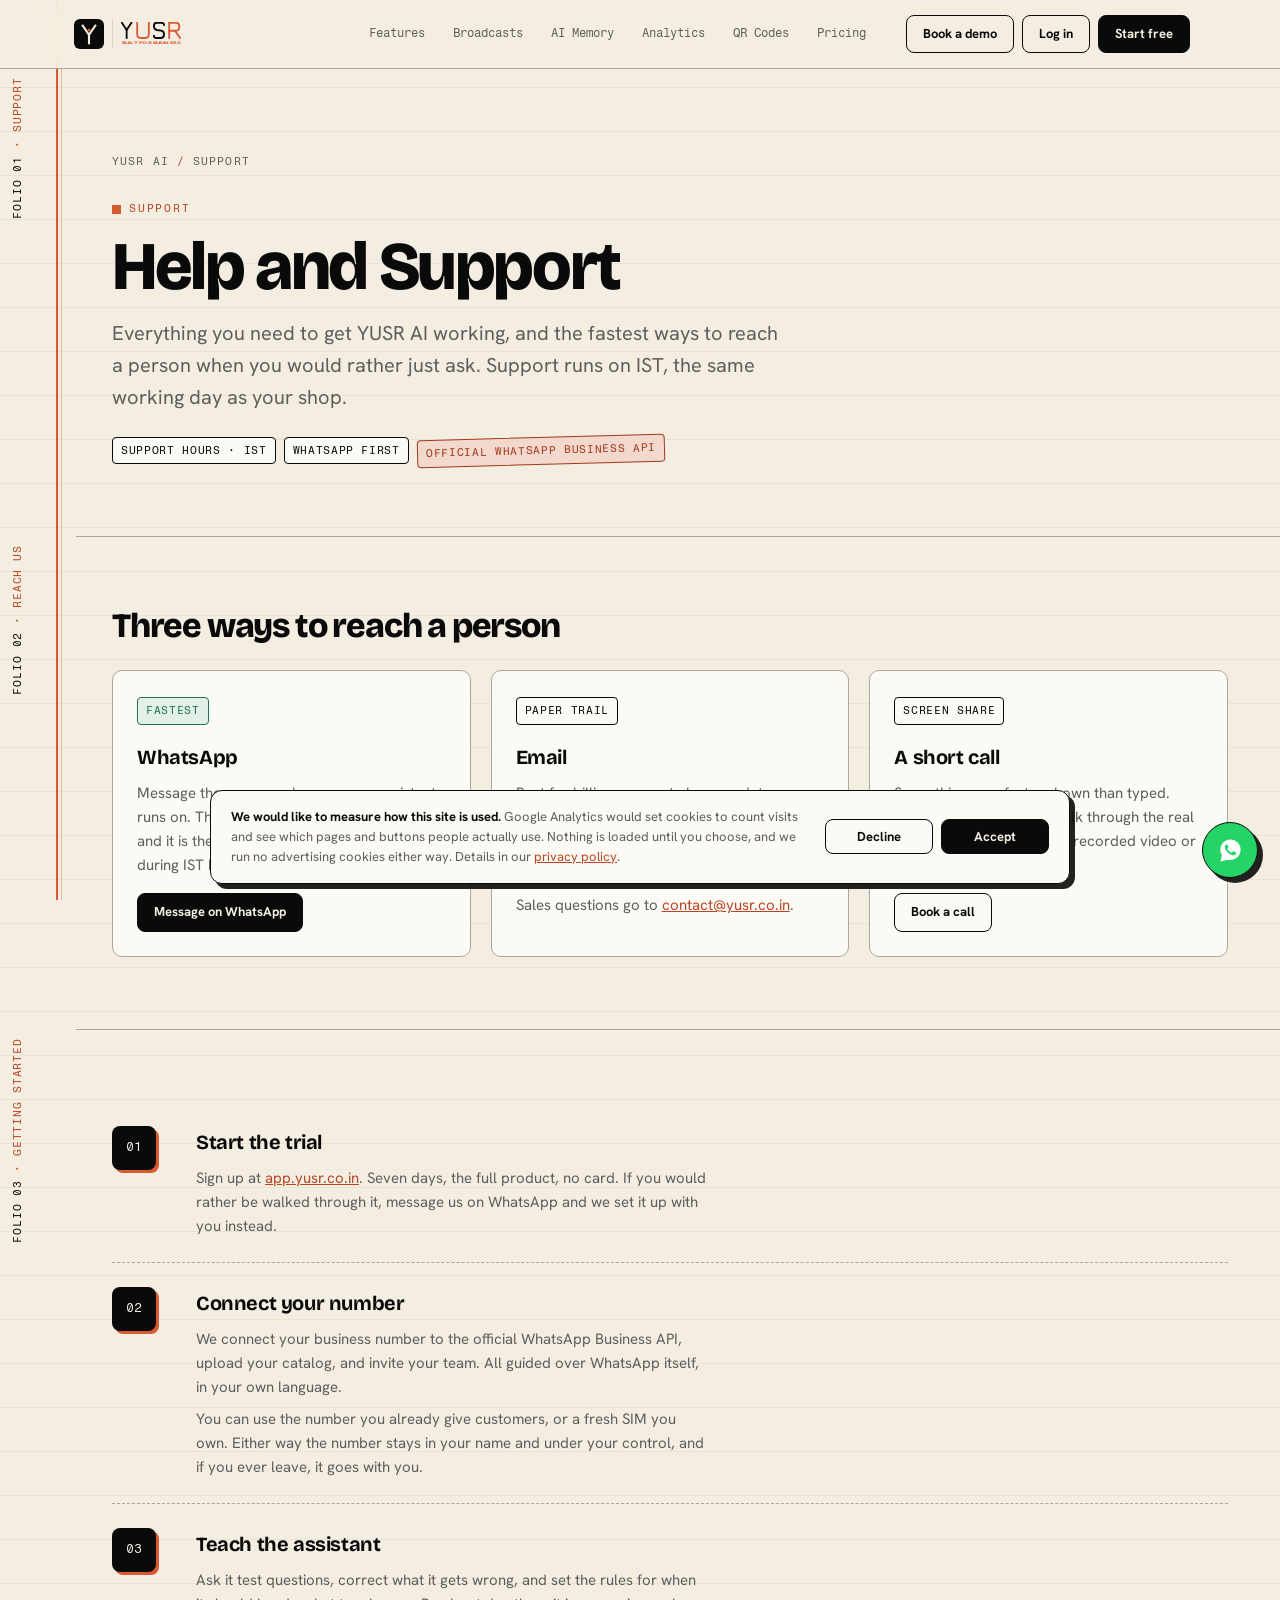
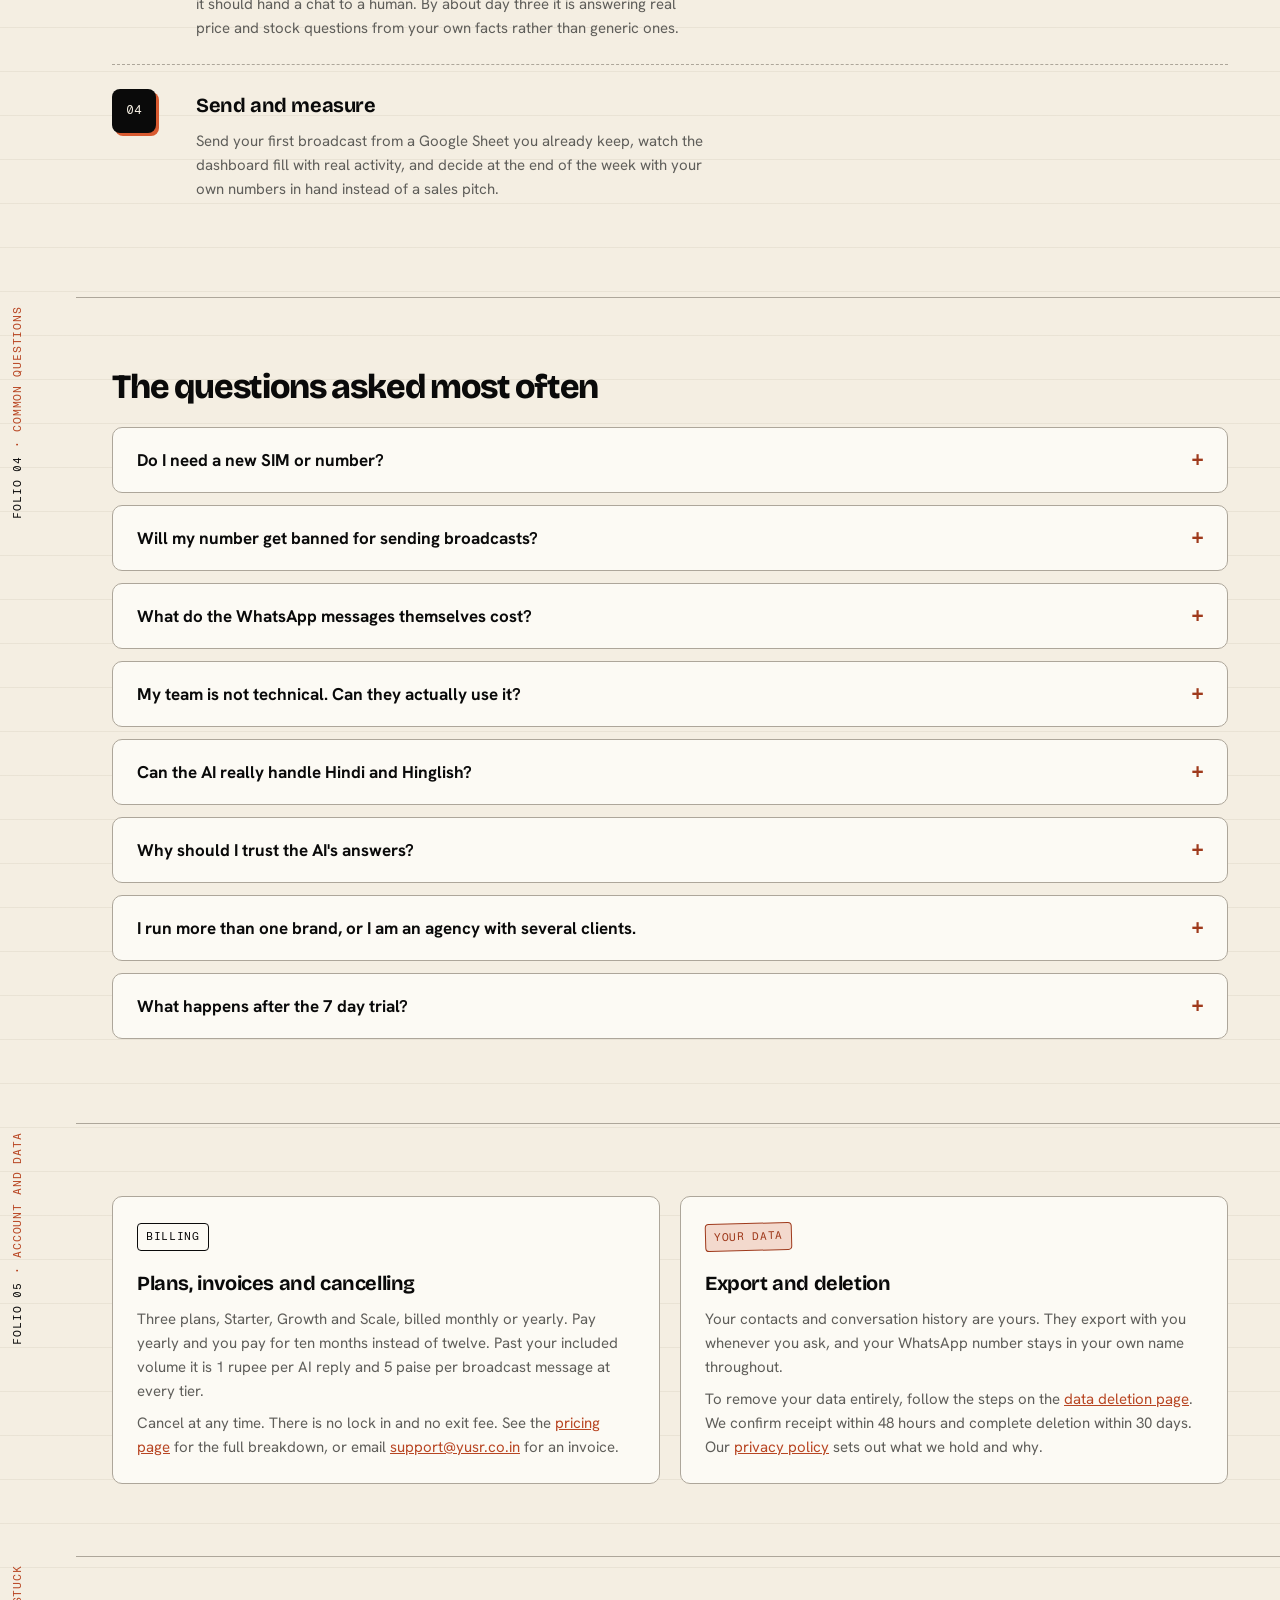
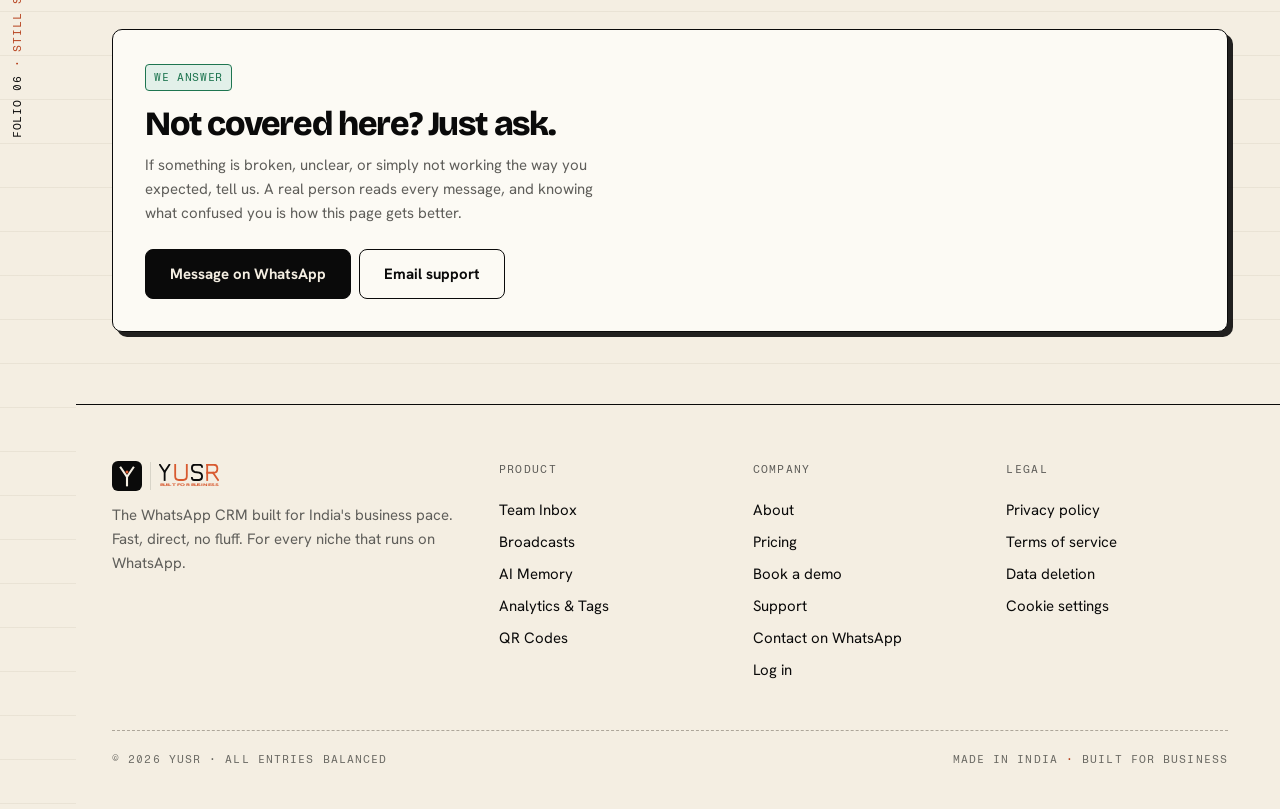
<file: support.html>
<!doctype html>
<html lang="en">
<head>
  <meta charset="UTF-8" />
  <meta name="viewport" content="width=device-width, initial-scale=1.0" />
  <title>Support · YUSR AI</title>
  <meta name="description" content="Help and support for YUSR AI. Reach us on WhatsApp or email, setup steps for your first week, and answers to the questions asked most often." />
  <link rel="canonical" href="https://yusr.co.in/support" />
  <link rel="alternate" hreflang="en-IN" href="https://yusr.co.in/support" />
  <link rel="alternate" hreflang="en" href="https://yusr.co.in/support" />
  <link rel="alternate" hreflang="x-default" href="https://yusr.co.in/support" />
  <meta property="og:site_name" content="YUSR AI" />
  <meta property="og:type" content="website" />
  <meta property="og:url" content="https://yusr.co.in/support" />
  <meta property="og:title" content="Support · YUSR AI" />
  <meta property="og:description" content="Help and support for YUSR AI. Reach us on WhatsApp or email, setup steps for your first week, and answers to the questions asked most often." />
  <meta property="og:image" content="https://yusr.co.in/og-image.png" />
  <meta property="og:image:width" content="1200" />
  <meta property="og:image:height" content="630" />
  <meta property="og:image:alt" content="YUSR AI. Every chat. Every order. Nothing missed." />
  <meta property="og:locale" content="en_IN" />
  <meta name="twitter:card" content="summary_large_image" />
  <meta name="twitter:title" content="Support · YUSR AI" />
  <meta name="twitter:description" content="Help and support for YUSR AI. Reach us on WhatsApp or email, and answers to the questions asked most often." />
  <meta name="twitter:image" content="https://yusr.co.in/og-image.png" />
  <meta name="twitter:image:alt" content="YUSR AI. Every chat. Every order. Nothing missed." />
  <link rel="icon" type="image/svg+xml" href="/favicon.svg" />
  <link rel="icon" href="/favicon.ico" />
  <link rel="icon" type="image/png" sizes="48x48" href="/favicon-48.png" />
  <link rel="icon" type="image/png" sizes="192x192" href="/favicon-192.png" />
  <link rel="icon" type="image/png" sizes="512x512" href="/favicon-512.png" />
  <link rel="apple-touch-icon" href="/favicon-192.png" />
  <meta name="theme-color" content="#0A0A0A" />
  <link rel="preconnect" href="https://fonts.googleapis.com" />
  <link rel="preconnect" href="https://fonts.gstatic.com" crossorigin />
  <link href="https://fonts.googleapis.com/css2?family=Bricolage+Grotesque:opsz,wght@12..96,600;12..96,700;12..96,800&family=Hanken+Grotesk:wght@400;500;600;700;800&family=Fragment+Mono&display=swap" rel="stylesheet" />
  <link rel="stylesheet" href="yusr.css?v=10" />
  <link rel="stylesheet" href="yusr-mobile.css?v=10" />
  <script defer src="yusr.js?v=10"></script>
  <script type="application/ld+json">
  {
    "@context": "https://schema.org",
    "@type": "BreadcrumbList",
    "itemListElement": [
      { "@type": "ListItem", "position": 1, "name": "Home", "item": "https://yusr.co.in/" },
      { "@type": "ListItem", "position": 2, "name": "Support", "item": "https://yusr.co.in/support" }
    ]
  }
  </script>
  <script type="application/ld+json">
  {
    "@context": "https://schema.org",
    "@type": "FAQPage",
    "mainEntity": [
      {
        "@type": "Question",
        "name": "What is the fastest way to get help?",
        "acceptedAnswer": {
          "@type": "Answer",
          "text": "Message us on WhatsApp at +91 92860 46420. It is the same number our own assistant runs on, and it is how most customers reach us. Email support@yusr.co.in for anything that needs a paper trail, such as billing or account changes."
        }
      },
      {
        "@type": "Question",
        "name": "How long does setup take?",
        "acceptedAnswer": {
          "@type": "Answer",
          "text": "Your number is connected on day one, guided over WhatsApp in your own language. Most teams are replying from the shared inbox within an hour. The AI is answering real price and stock questions from your own catalog by about day three."
        }
      },
      {
        "@type": "Question",
        "name": "Why should I trust the AI's answers?",
        "acceptedAnswer": {
          "@type": "Answer",
          "text": "Every AI answer shows its source, the exact document and page or row it came from, so any reply can be audited back to where it came from. If a question falls outside what you have uploaded, the AI says so and hands the conversation to a human with full context attached, instead of guessing at a price or a policy."
        }
      },
      {
        "@type": "Question",
        "name": "Can I run more than one business or brand?",
        "acceptedAnswer": {
          "@type": "Answer",
          "text": "Yes. Each business runs in a fully isolated workspace with its own WhatsApp number, its own data and its own agents, all switchable from a single login. Data never crosses workspaces, and that isolation is enforced at both the application layer and the database layer."
        }
      },
      {
        "@type": "Question",
        "name": "How do I export or delete my data?",
        "acceptedAnswer": {
          "@type": "Answer",
          "text": "Your contacts and conversation data export with you at any time, and your WhatsApp number stays in your own name throughout. To remove your data entirely, follow the steps on the data deletion page or email contact@yusr.co.in."
        }
      }
    ]
  }
  </script>
</head>
<body>
<a class="skip-link" href="#main">Skip to main content</a>
<div class="margin-rule" aria-hidden="true"></div>

<header class="nav">
  <div class="nav-inner">
    <a class="logo" href="/"><svg width="30" height="30" viewBox="0 0 200 200" aria-hidden="true"><rect width="200" height="200" rx="40" fill="#0A0A0A"/><g transform="translate(58,44)"><path d="M0 0 L42 62 L84 0" stroke="#F4EEE2" stroke-width="14" fill="none" stroke-linecap="square" stroke-linejoin="miter"/><line x1="42" y1="62" x2="42" y2="118" stroke="#F4EEE2" stroke-width="14" stroke-linecap="square"/><circle cx="42" cy="30" r="10" fill="#D85A30"/></g></svg><span style="display:inline-block;width:1px;height:28px;background:#D8D4C8;" aria-hidden="true"></span><svg width="60" height="24" viewBox="0 0 164 66" role="img" aria-label="YUSR, built for business"><g transform="translate(2,2)" stroke-width="5" fill="none" stroke-linecap="square" stroke-linejoin="miter"><g stroke="#0A0A0A"><path d="M 0 0 L 13 20 L 26 0"/><line x1="13" y1="20" x2="13" y2="42"/></g><g stroke="#D85A30"><path d="M 42 0 L 42 32 Q 42 42 52 42 L 64 42 Q 74 42 74 32 L 74 0"/></g><g stroke="#0A0A0A"><path d="M 116 6 Q 116 0 108 0 L 96 0 Q 88 0 88 9 Q 88 18 96 20 L 108 22 Q 116 24 116 32 Q 116 42 108 42 L 94 42 Q 88 42 88 36"/></g><g stroke="#D85A30"><line x1="130" y1="0" x2="130" y2="42"/><path d="M 130 0 L 148 0 Q 158 0 158 11 Q 158 22 148 22 L 130 22"/><line x1="146" y1="22" x2="160" y2="42"/></g></g><text x="2" y="60" font-family="'Hanken Grotesk',Arial,sans-serif" font-size="10" font-weight="800" fill="#D85A30" textLength="160" lengthAdjust="spacingAndGlyphs">BUILT FOR BUSINESS</text></svg></a>
    <nav class="nav-links" aria-label="Main">
      <a href="/features">Features</a>
      <a href="/broadcasts">Broadcasts</a>
      <a href="/memory">AI Memory</a>
      <a href="/analytics">Analytics</a>
      <a href="/qr">QR Codes</a>
      <a href="/pricing">Pricing</a>
      <a class="nav-mobile-only" href="/book-demo">Book a demo</a>
      <a class="nav-mobile-only" href="https://app.yusr.co.in" data-cta="nav-login-mobile">Log in</a>
    </nav>
    <div class="nav-cta">
      <a class="btn btn-ghost btn-sm" href="/book-demo">Book a demo</a>
      <a class="btn btn-ghost btn-sm" href="https://app.yusr.co.in" data-cta="nav-login">Log in</a>
      <a class="btn btn-ink btn-sm" href="https://app.yusr.co.in/signup">Start free</a>
      <button class="nav-burger" aria-label="Menu" aria-expanded="false">≡</button>
    </div>
  </div>
</header>

<div class="page">
<main id="main">

<section class="page-hero">
  <span class="folio" aria-hidden="true"><b>FOLIO 01</b> · SUPPORT</span>
  <div class="wrap">
    <p class="crumbs"><a href="/">YUSR AI</a> <span class="o">/</span> Support</p>
    <span class="eyebrow">Support</span>
    <h1 class="display">Help and Support</h1>
    <p class="lede">Everything you need to get YUSR AI working, and the fastest ways to reach a person when you would rather just ask. Support runs on IST, the same working day as your shop.</p>
    <div class="chip-row">
      <span class="chip">Support hours · IST</span>
      <span class="chip">WhatsApp first</span>
      <span class="chip orange">Official WhatsApp Business API</span>
    </div>
  </div>
</section>

<section>
  <span class="folio" aria-hidden="true"><b>FOLIO 02</b> · REACH US</span>
  <div class="wrap">
    <div class="adds-head">
      <h2 class="display" style="font-size:clamp(28px,3.5vw,34px);">Three ways to reach a person</h2>
    </div>
    <div class="grid-3" style="margin-top:28px;">
      <div class="card lift rv" style="--i:1;">
        <span class="chip green">Fastest</span>
        <h3>WhatsApp</h3>
        <p>Message the same number our own assistant runs on. This is how most customers reach us, and it is the quickest route to an answer during IST business hours.</p>
        <p style="margin-top:16px;"><a class="btn btn-ink btn-sm" href="https://wa.me/919286046420?text=Hi%2C%20I%20need%20help%20with%20YUSR" target="_blank" rel="noopener" data-cta="support-whatsapp">Message on WhatsApp</a></p>
      </div>
      <div class="card lift rv" style="--i:2;">
        <span class="chip">Paper trail</span>
        <h3>Email</h3>
        <p>Best for billing, account changes, data requests, and anything you want written down. Write to <a href="mailto:support@yusr.co.in" style="color:var(--orange-deep);">support@yusr.co.in</a> and we reply within one working day.</p>
        <p style="margin-top:16px; color:var(--stone); font-size: 15px;">Sales questions go to <a href="mailto:contact@yusr.co.in" style="color:var(--orange-deep);">contact@yusr.co.in</a>.</p>
      </div>
      <div class="card lift rv" style="--i:3;">
        <span class="chip">Screen share</span>
        <h3>A short call</h3>
        <p>Some things are faster shown than typed. Book a live call and we walk through the real dashboard together, not a recorded video or a slide deck.</p>
        <p style="margin-top:16px;"><a class="btn btn-ghost btn-sm" href="/book-demo" data-cta="support-demo">Book a call</a></p>
      </div>
    </div>
  </div>
</section>

<section id="setup">
  <span class="folio" aria-hidden="true"><b>FOLIO 03</b> · GETTING STARTED</span>
  <div class="wrap">
    <div class="steps rv">
      <div class="step" id="s01">
        <div>
          <h2>Start the trial</h2>
          <p>Sign up at <a href="https://app.yusr.co.in/signup" style="color:var(--orange-deep);">app.yusr.co.in</a>. Seven days, the full product, no card. If you would rather be walked through it, message us on WhatsApp and we set it up with you instead.</p>
        </div>
      </div>
      <div class="step" id="s02">
        <div>
          <h2>Connect your number</h2>
          <p>We connect your business number to the official WhatsApp Business API, upload your catalog, and invite your team. All guided over WhatsApp itself, in your own language.</p>
          <p style="margin-top:8px;">You can use the number you already give customers, or a fresh SIM you own. Either way the number stays in your name and under your control, and if you ever leave, it goes with you.</p>
        </div>
      </div>
      <div class="step" id="s03">
        <div>
          <h2>Teach the assistant</h2>
          <p>Ask it test questions, correct what it gets wrong, and set the rules for when it should hand a chat to a human. By about day three it is answering real price and stock questions from your own facts rather than generic ones.</p>
        </div>
      </div>
      <div class="step" id="s04">
        <div>
          <h2>Send and measure</h2>
          <p>Send your first broadcast from a Google Sheet you already keep, watch the dashboard fill with real activity, and decide at the end of the week with your own numbers in hand instead of a sales pitch.</p>
        </div>
      </div>
    </div>
  </div>
</section>

<section id="faq">
  <span class="folio" aria-hidden="true"><b>FOLIO 04</b> · COMMON QUESTIONS</span>
  <div class="wrap">
    <div class="adds-head">
      <h2 class="display" style="font-size:clamp(28px,3.5vw,34px);">The questions asked most often</h2>
    </div>
    <div style="margin-top:24px;">
      <details class="faq rv" style="--i:1;"><summary>Do I need a new SIM or number?</summary><div class="faq-a"><p>No. Use the number you already give customers, or a fresh SIM you own. Either way the number stays in your name and your control. If you ever leave, the number and your data go with you.</p></div></details>
      <details class="faq rv" style="--i:2;"><summary>Will my number get banned for sending broadcasts?</summary><div class="faq-a"><p>No grey market tricks are involved anywhere in this product. Everything runs on the official WhatsApp Business API with Meta approved templates and built in opt out handling, which is exactly how WhatsApp itself wants bulk messaging done. YUSR AI passed Meta's app review as a Tech Provider on the WhatsApp Business Platform in July 2026.</p></div></details>
      <details class="faq rv" style="--i:3;"><summary>What do the WhatsApp messages themselves cost?</summary><div class="faq-a"><p>Meta charges per message rates for template messages (marketing and utility), billed at Meta's India rates with no markup hidden inside. We show you the math before you send anything.</p><p style="margin-top:8px;">From 1 October 2026 Meta also charges for service messages, which are your replies inside the 24 hour customer service window. Every business number gets 1,000 of those free each month, and Meta charges only from the 1,001st. Full plan pricing is on the <a href="/pricing" style="color:var(--orange-deep);">pricing page</a>.</p></div></details>
      <details class="faq rv" style="--i:4;"><summary>My team is not technical. Can they actually use it?</summary><div class="faq-a"><p>If they can use WhatsApp, they can use YUSR AI. Setup is guided over WhatsApp itself, and most teams are replying from the shared inbox within an hour of getting access.</p></div></details>
      <details class="faq rv" style="--i:5;"><summary>Can the AI really handle Hindi and Hinglish?</summary><div class="faq-a"><p>Yes. It detects the customer's language, replies in kind, remembers that preference for next time, and transcribes voice notes. A quick voice note just asking for the price gets a proper, typed out answer back.</p></div></details>
      <details class="faq rv" style="--i:6;"><summary>Why should I trust the AI's answers?</summary><div class="faq-a"><p>Every answer shows its source, the exact document and page or row it came from, so any reply can be audited back to where it came from. If a question falls outside what you have uploaded, the assistant says so honestly and hands the conversation to a human with full context attached, instead of guessing at a price or a policy.</p></div></details>
      <details class="faq rv" style="--i:7;"><summary>I run more than one brand, or I am an agency with several clients.</summary><div class="faq-a"><p>Each business runs in a fully isolated workspace: its own WhatsApp number, its own data, its own agents, switchable from a single login. Data never crosses workspaces, and that isolation is enforced at both the application layer and the database layer.</p></div></details>
      <details class="faq rv" style="--i:8;"><summary>What happens after the 7 day trial?</summary><div class="faq-a"><p>You pick one of the three plans, Starter, Growth or Scale, and the price is the price. Nothing is charged during the trial and nothing renews on its own until you subscribe. If it is not worth it, you walk away and your contacts export with you.</p></div></details>
    </div>
  </div>
</section>

<section id="account">
  <span class="folio" aria-hidden="true"><b>FOLIO 05</b> · ACCOUNT AND DATA</span>
  <div class="wrap">
    <div class="grid-2">
      <div class="card rv" style="--i:1;">
        <span class="chip">Billing</span>
        <h3>Plans, invoices and cancelling</h3>
        <p>Three plans, Starter, Growth and Scale, billed monthly or yearly. Pay yearly and you pay for ten months instead of twelve. Past your included volume it is 1 rupee per AI reply and 5 paise per broadcast message at every tier.</p>
        <p style="margin-top:8px;">Cancel at any time. There is no lock in and no exit fee. See the <a href="/pricing" style="color:var(--orange-deep);">pricing page</a> for the full breakdown, or email <a href="mailto:support@yusr.co.in" style="color:var(--orange-deep);">support@yusr.co.in</a> for an invoice.</p>
      </div>
      <div class="card rv" style="--i:2;">
        <span class="chip orange">Your data</span>
        <h3>Export and deletion</h3>
        <p>Your contacts and conversation history are yours. They export with you whenever you ask, and your WhatsApp number stays in your own name throughout.</p>
        <p style="margin-top:8px;">To remove your data entirely, follow the steps on the <a href="/deletion" style="color:var(--orange-deep);">data deletion page</a>. We confirm receipt within 48 hours and complete deletion within 30 days. Our <a href="/privacy" style="color:var(--orange-deep);">privacy policy</a> sets out what we hold and why.</p>
      </div>
    </div>
  </div>
</section>

<section id="stuck">
  <span class="folio" aria-hidden="true"><b>FOLIO 06</b> · STILL STUCK</span>
  <div class="wrap">
    <div class="card rv" style="border:1.5px solid var(--ink); box-shadow:var(--stamp); padding:32px;">
      <span class="chip green" style="margin-bottom:16px; display:inline-block;">We answer</span>
      <h2 class="display" style="font-size:clamp(28px,3.5vw,34px);">Not covered here? Just ask.</h2>
      <p style="color:var(--stone); margin-top:12px; max-width:60ch;">If something is broken, unclear, or simply not working the way you expected, tell us. A real person reads every message, and knowing what confused you is how this page gets better.</p>
      <div class="chip-row" style="margin-top:24px;">
        <a class="btn btn-ink" href="https://wa.me/919286046420?text=Hi%2C%20I%20need%20help%20with%20YUSR" target="_blank" rel="noopener" data-cta="support-whatsapp-bottom">Message on WhatsApp</a>
        <a class="btn btn-ghost" href="mailto:support@yusr.co.in">Email support</a>
      </div>
    </div>
  </div>
</section>

</main>

<footer>
  <div class="wrap">
    <div class="foot-grid">
      <div class="foot-brand">
        <a class="logo" href="/" style="margin-right:0;"><svg width="30" height="30" viewBox="0 0 200 200" aria-hidden="true"><rect width="200" height="200" rx="40" fill="#0A0A0A"/><g transform="translate(58,44)"><path d="M0 0 L42 62 L84 0" stroke="#F4EEE2" stroke-width="14" fill="none" stroke-linecap="square" stroke-linejoin="miter"/><line x1="42" y1="62" x2="42" y2="118" stroke="#F4EEE2" stroke-width="14" stroke-linecap="square"/><circle cx="42" cy="30" r="10" fill="#D85A30"/></g></svg><span style="display:inline-block;width:1px;height:28px;background:#D8D4C8;" aria-hidden="true"></span><svg width="60" height="24" viewBox="0 0 164 66" role="img" aria-label="YUSR, built for business"><g transform="translate(2,2)" stroke-width="5" fill="none" stroke-linecap="square" stroke-linejoin="miter"><g stroke="#0A0A0A"><path d="M 0 0 L 13 20 L 26 0"/><line x1="13" y1="20" x2="13" y2="42"/></g><g stroke="#D85A30"><path d="M 42 0 L 42 32 Q 42 42 52 42 L 64 42 Q 74 42 74 32 L 74 0"/></g><g stroke="#0A0A0A"><path d="M 116 6 Q 116 0 108 0 L 96 0 Q 88 0 88 9 Q 88 18 96 20 L 108 22 Q 116 24 116 32 Q 116 42 108 42 L 94 42 Q 88 42 88 36"/></g><g stroke="#D85A30"><line x1="130" y1="0" x2="130" y2="42"/><path d="M 130 0 L 148 0 Q 158 0 158 11 Q 158 22 148 22 L 130 22"/><line x1="146" y1="22" x2="160" y2="42"/></g></g><text x="2" y="60" font-family="'Hanken Grotesk',Arial,sans-serif" font-size="10" font-weight="800" fill="#D85A30" textLength="160" lengthAdjust="spacingAndGlyphs">BUILT FOR BUSINESS</text></svg></a>
        <p>The WhatsApp CRM built for India's business pace. Fast, direct, no fluff. For every niche that runs on WhatsApp.</p>
      </div>
      <div>
        <h3>Product</h3>
        <a href="/features">Team Inbox</a>
        <a href="/broadcasts">Broadcasts</a>
        <a href="/memory">AI Memory</a>
        <a href="/analytics">Analytics &amp; Tags</a>
        <a href="/qr">QR Codes</a>
      </div>
      <div>
        <h3>Company</h3>
        <a href="/about">About</a>
        <a href="/pricing">Pricing</a>
        <a href="/book-demo">Book a demo</a>
        <a href="/support">Support</a>
        <a href="https://wa.me/919286046420?text=Hi%2C%20I%20want%20to%20know%20about%20your%20service" target="_blank" rel="noopener" data-cta="footer-whatsapp">Contact on WhatsApp</a>
        <a href="https://app.yusr.co.in" data-cta="footer-login">Log in</a>
      </div>
      <div>
        <h3>Legal</h3>
        <a href="/privacy">Privacy policy</a>
        <a href="/terms">Terms of service</a>
        <a href="/deletion">Data deletion</a>
        <a href="/privacy#c09" data-cta="cookie-settings">Cookie settings</a>
      </div>
    </div>
    <div class="foot-bottom">
      <span>© 2026 YUSR · All entries balanced</span>
      <span>Made in India <span class="o">·</span> Built for business</span>
    </div>
  </div>
</footer>

</div>
<a class="fab-wa" href="https://wa.me/919286046420?text=Hi%2C%20I%20want%20to%20know%20about%20your%20service" target="_blank" rel="noopener" aria-label="Chat with us on WhatsApp">
  <svg viewBox="0 0 32 32" fill="#fff" aria-hidden="true"><path d="M16.001 3C9.373 3 4 8.373 4 15c0 2.386.7 4.61 1.902 6.477L4 29l7.72-1.862A11.94 11.94 0 0 0 16.001 27C22.628 27 28 21.627 28 15S22.628 3 16.001 3zm6.564 16.905c-.276.777-1.366 1.464-2.24 1.65-.6.127-1.383.228-4.017-.863-3.372-1.396-5.541-4.815-5.71-5.04-.164-.226-1.363-1.813-1.363-3.458 0-1.646.86-2.454 1.166-2.79.276-.303.6-.379.8-.379.2 0 .4.002.575.01.185.009.433-.07.677.517.276.664.937 2.31 1.02 2.478.084.168.14.365.028.591-.112.226-.168.365-.335.56-.168.196-.352.437-.503.587-.168.168-.343.35-.148.687.196.336.87 1.436 1.867 2.325 1.283 1.146 2.365 1.5 2.7 1.669.336.168.532.14.727-.084.196-.226.84-.98 1.064-1.316.224-.336.448-.28.756-.168.308.112 1.958.924 2.294 1.092.336.168.56.253.643.393.084.14.084.812-.192 1.589z"/></svg>
</a>
</body>
</html>
</file>
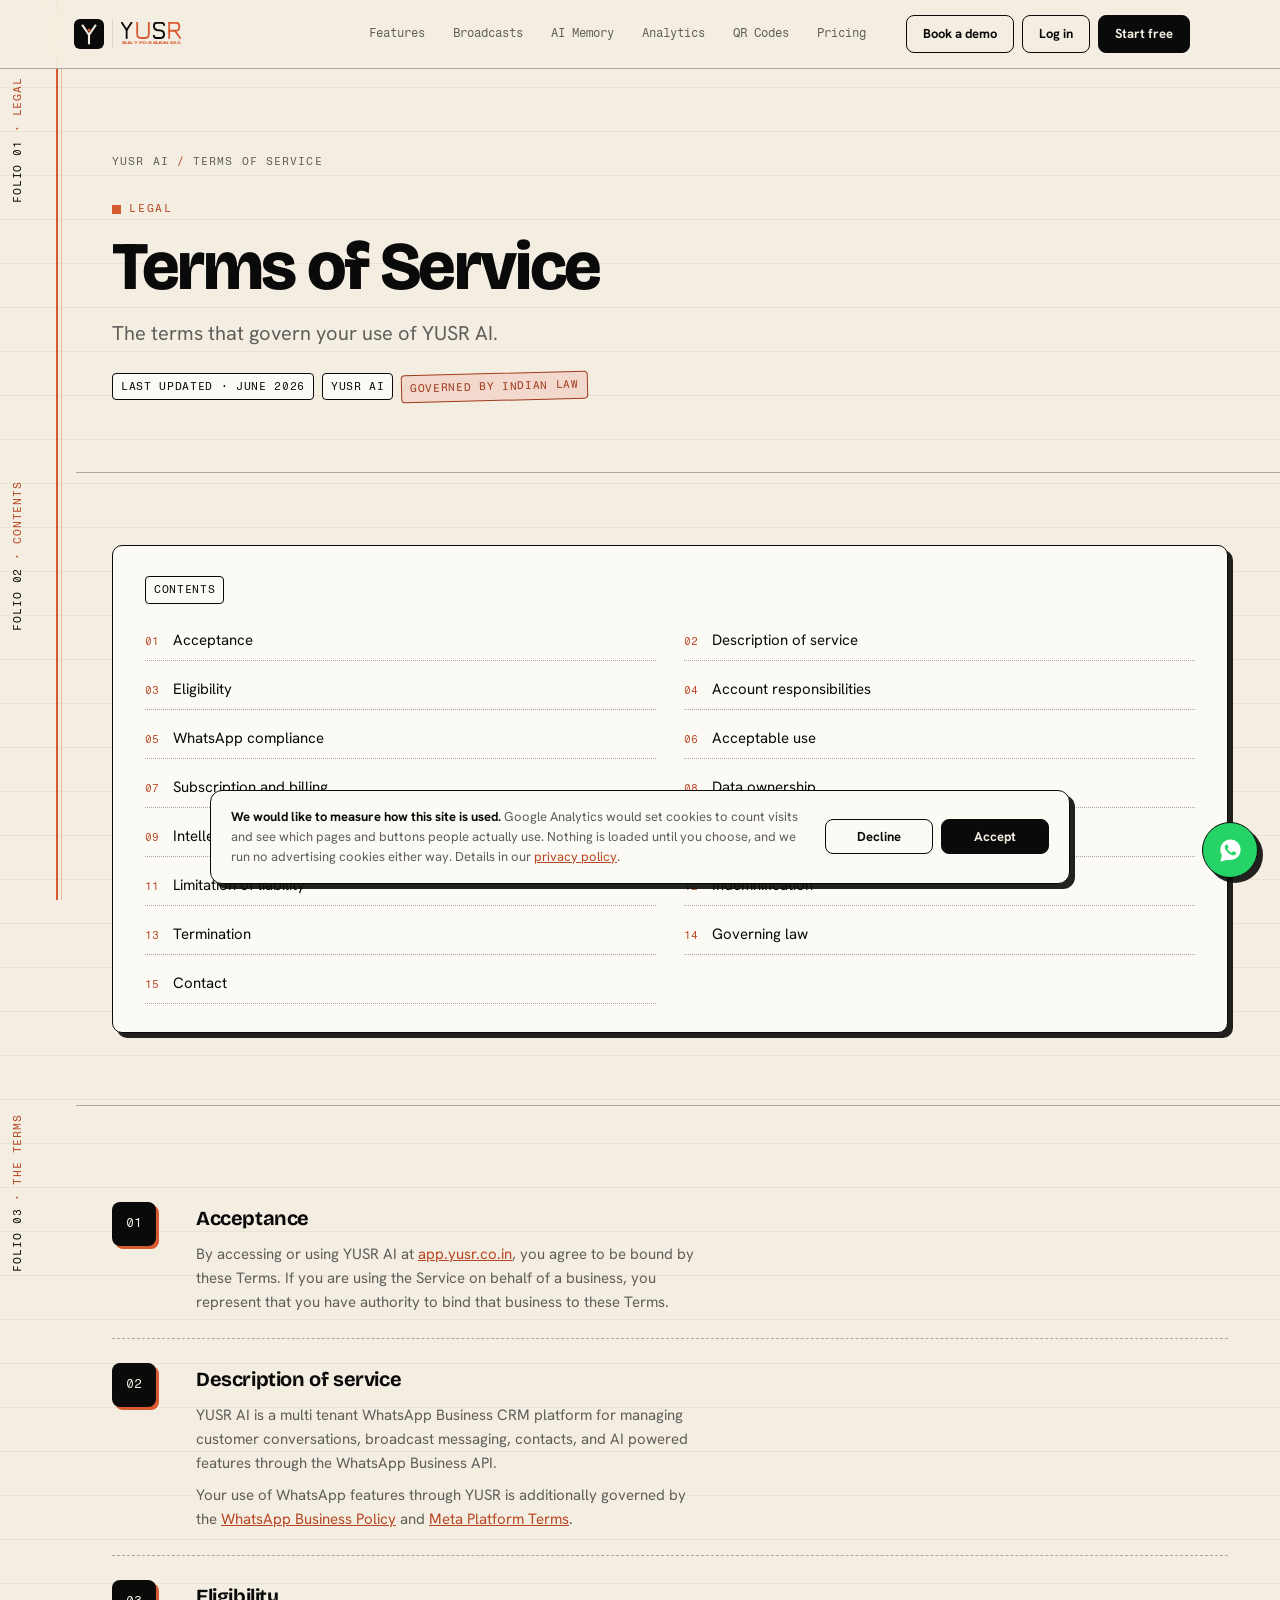
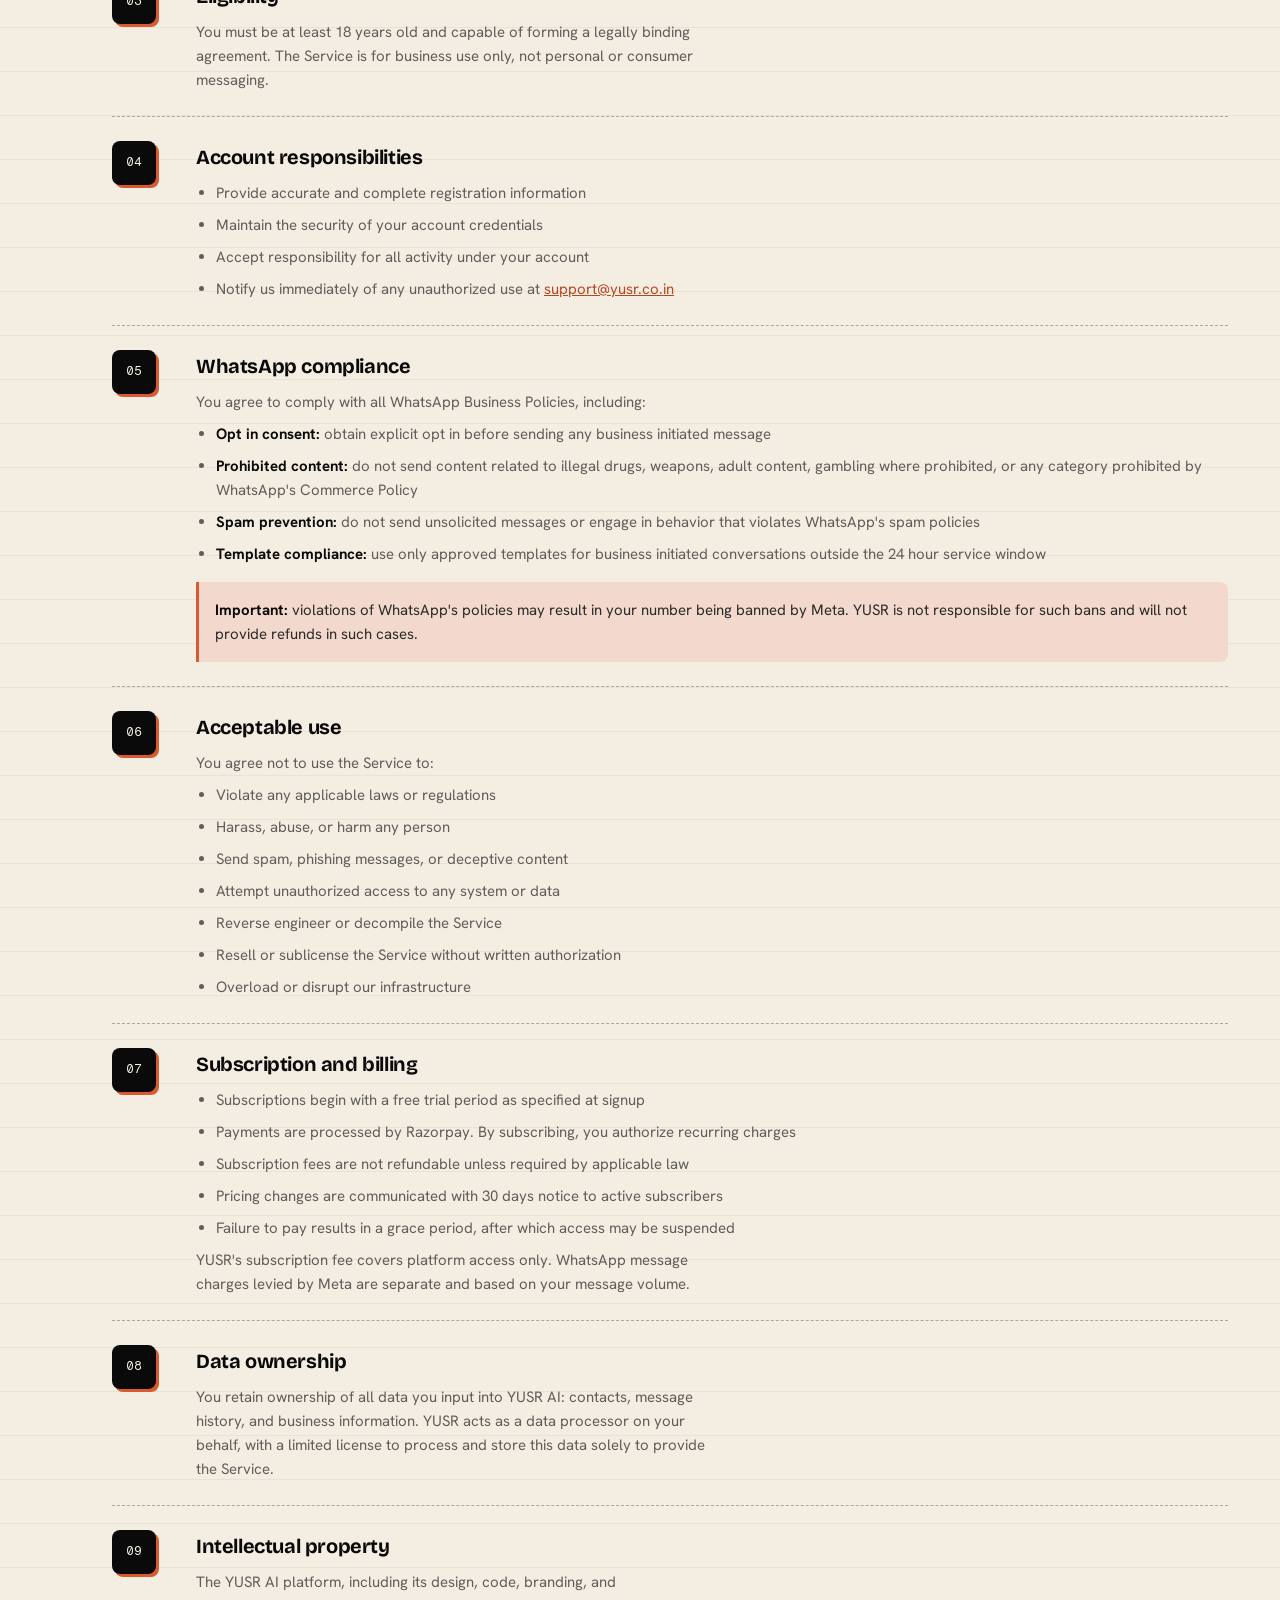
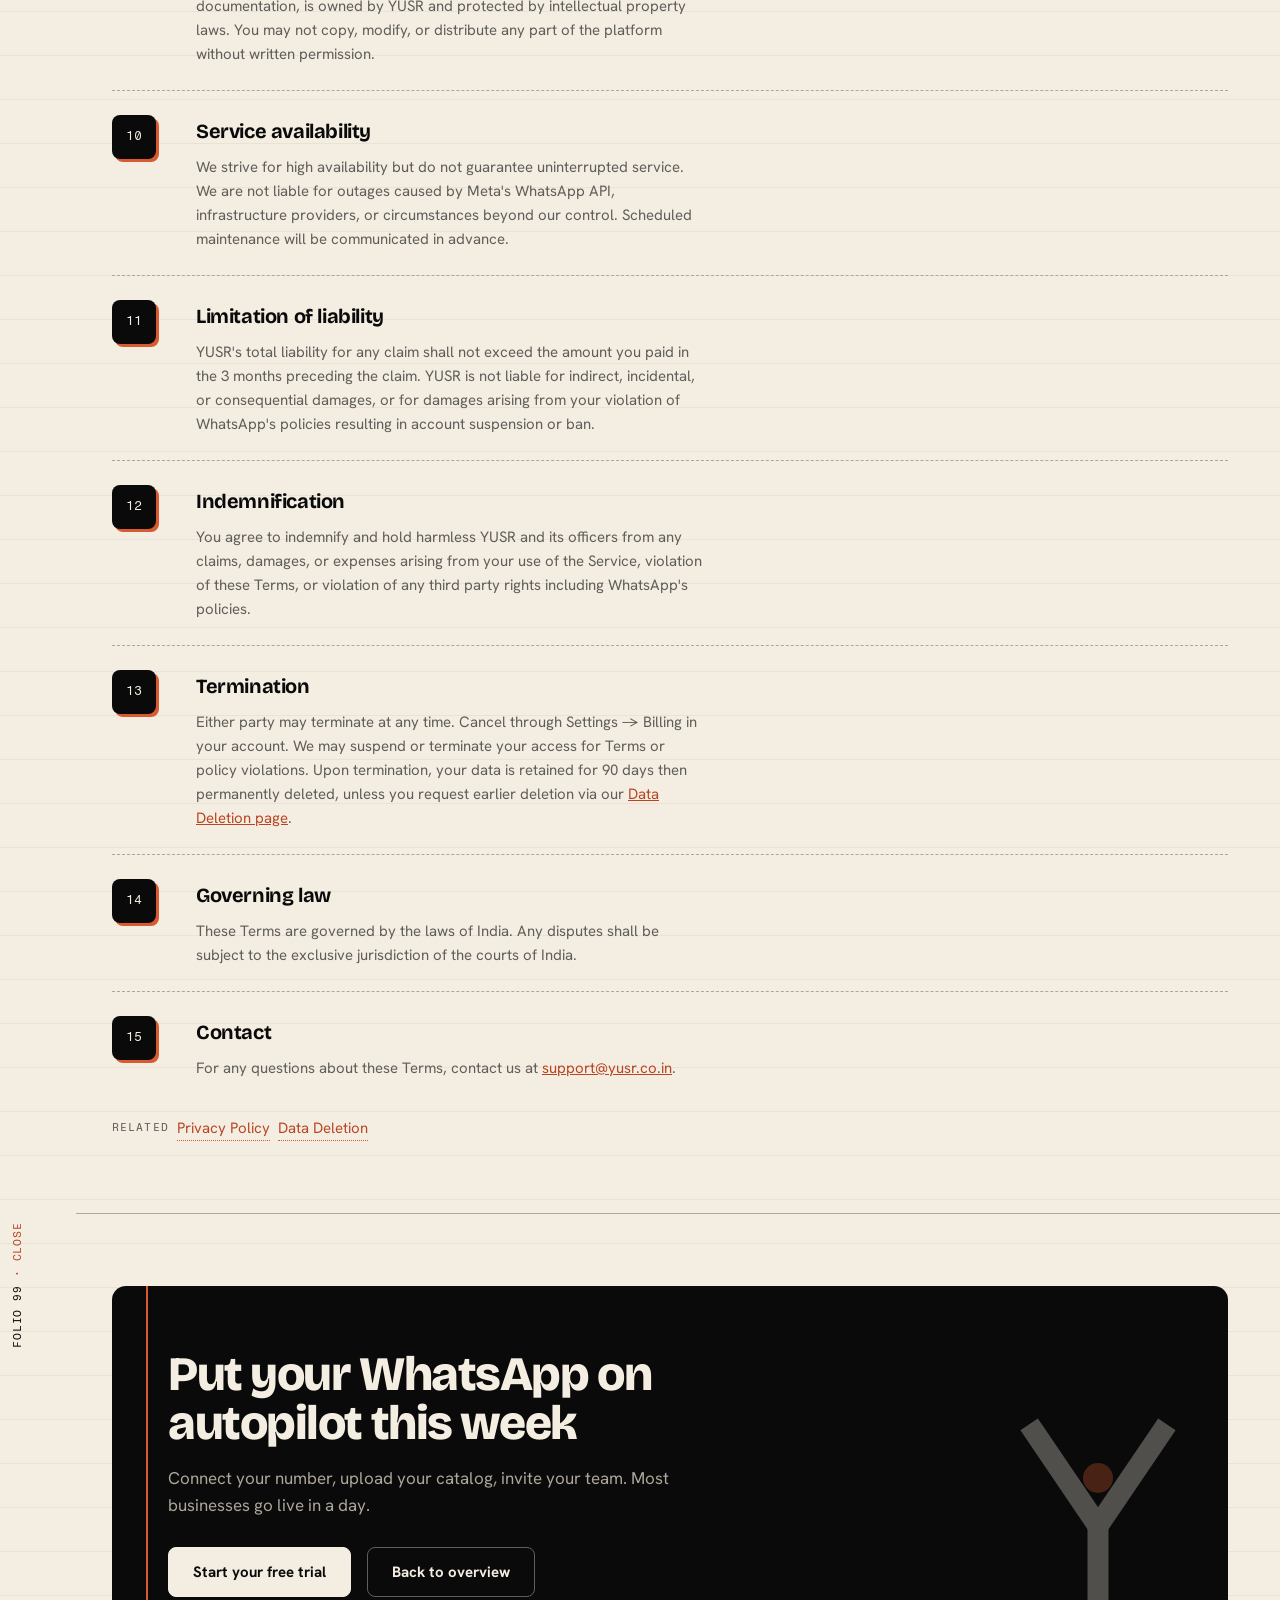
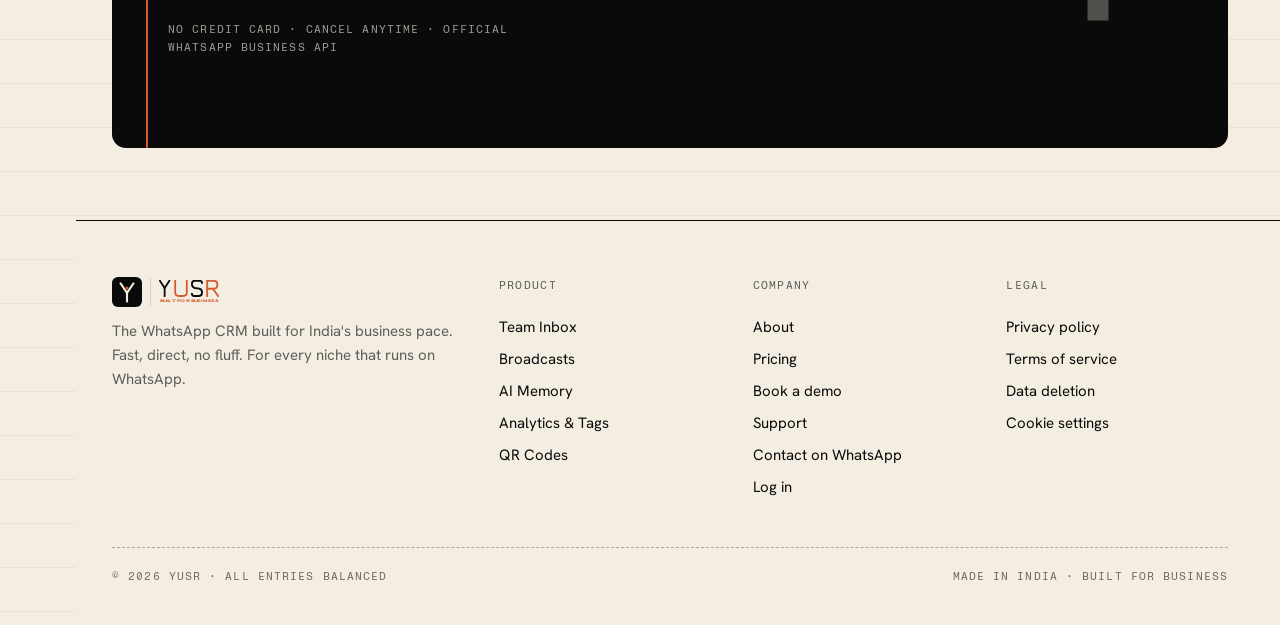
<file: terms.html>
<!doctype html>
<html lang="en">
<head>
  <meta charset="UTF-8" />
  <meta name="viewport" content="width=device-width, initial-scale=1.0" />
  <title>Terms of Service · YUSR AI</title>
  <meta name="description" content="The terms that govern your use of YUSR AI." />
  <link rel="canonical" href="https://yusr.co.in/terms" />
  <link rel="alternate" hreflang="en-IN" href="https://yusr.co.in/terms" />
  <link rel="alternate" hreflang="en" href="https://yusr.co.in/terms" />
  <link rel="alternate" hreflang="x-default" href="https://yusr.co.in/terms" />
  <meta property="og:site_name" content="YUSR AI" />
  <meta property="og:type" content="website" />
  <meta property="og:url" content="https://yusr.co.in/terms" />
  <meta property="og:title" content="Terms of Service · YUSR AI" />
  <meta property="og:description" content="The terms that govern your use of YUSR AI." />
  <meta property="og:image" content="https://yusr.co.in/og-image.png" />
  <meta property="og:image:width" content="1200" />
  <meta property="og:image:height" content="630" />
  <meta property="og:image:alt" content="YUSR AI. Every chat. Every order. Nothing missed." />
  <meta property="og:locale" content="en_IN" />
  <meta name="twitter:card" content="summary_large_image" />
  <meta name="twitter:title" content="Terms of Service · YUSR AI" />
  <meta name="twitter:description" content="The terms that govern your use of YUSR AI." />
  <meta name="twitter:image" content="https://yusr.co.in/og-image.png" />
  <meta name="twitter:image:alt" content="YUSR AI. Every chat. Every order. Nothing missed." />
  <link rel="icon" type="image/svg+xml" href="/favicon.svg" />
  <link rel="icon" href="/favicon.ico" />
  <link rel="icon" type="image/png" sizes="48x48" href="/favicon-48.png" />
  <link rel="icon" type="image/png" sizes="192x192" href="/favicon-192.png" />
  <link rel="icon" type="image/png" sizes="512x512" href="/favicon-512.png" />
  <link rel="apple-touch-icon" href="/favicon-192.png" />
  <meta name="theme-color" content="#0A0A0A" />
  <link rel="preconnect" href="https://fonts.googleapis.com" />
  <link rel="preconnect" href="https://fonts.gstatic.com" crossorigin />
  <link href="https://fonts.googleapis.com/css2?family=Bricolage+Grotesque:opsz,wght@12..96,600;12..96,700;12..96,800&family=Hanken+Grotesk:wght@400;500;600;700;800&family=Fragment+Mono&display=swap" rel="stylesheet" />
  <link rel="stylesheet" href="yusr.css?v=10" />
  <link rel="stylesheet" href="yusr-mobile.css?v=10" />
  <script defer src="yusr.js?v=10"></script>
  <script type="application/ld+json">
  {
    "@context": "https://schema.org",
    "@type": "BreadcrumbList",
    "itemListElement": [
      {
        "@type": "ListItem",
        "position": 1,
        "name": "Home",
        "item": "https://yusr.co.in/"
      },
      {
        "@type": "ListItem",
        "position": 2,
        "name": "Terms of Service",
        "item": "https://yusr.co.in/terms"
      }
    ]
  }
  </script>
</head>
<body>
<a class="skip-link" href="#main">Skip to main content</a>
<div class="margin-rule" aria-hidden="true"></div>

<header class="nav">
  <div class="nav-inner">
    <a class="logo" href="/"><svg width="30" height="30" viewBox="0 0 200 200" aria-hidden="true"><rect width="200" height="200" rx="40" fill="#0A0A0A"/><g transform="translate(58,44)"><path d="M0 0 L42 62 L84 0" stroke="#F4EEE2" stroke-width="14" fill="none" stroke-linecap="square" stroke-linejoin="miter"/><line x1="42" y1="62" x2="42" y2="118" stroke="#F4EEE2" stroke-width="14" stroke-linecap="square"/><circle cx="42" cy="30" r="10" fill="#D85A30"/></g></svg><span style="display:inline-block;width:1px;height:28px;background:#D8D4C8;" aria-hidden="true"></span><svg width="60" height="24" viewBox="0 0 164 66" role="img" aria-label="YUSR, built for business"><g transform="translate(2,2)" stroke-width="5" fill="none" stroke-linecap="square" stroke-linejoin="miter"><g stroke="#0A0A0A"><path d="M 0 0 L 13 20 L 26 0"/><line x1="13" y1="20" x2="13" y2="42"/></g><g stroke="#D85A30"><path d="M 42 0 L 42 32 Q 42 42 52 42 L 64 42 Q 74 42 74 32 L 74 0"/></g><g stroke="#0A0A0A"><path d="M 116 6 Q 116 0 108 0 L 96 0 Q 88 0 88 9 Q 88 18 96 20 L 108 22 Q 116 24 116 32 Q 116 42 108 42 L 94 42 Q 88 42 88 36"/></g><g stroke="#D85A30"><line x1="130" y1="0" x2="130" y2="42"/><path d="M 130 0 L 148 0 Q 158 0 158 11 Q 158 22 148 22 L 130 22"/><line x1="146" y1="22" x2="160" y2="42"/></g></g><text x="2" y="60" font-family="'Hanken Grotesk',Arial,sans-serif" font-size="10" font-weight="800" fill="#D85A30" textLength="160" lengthAdjust="spacingAndGlyphs">BUILT FOR BUSINESS</text></svg></a>
    <nav class="nav-links" aria-label="Main">
      <a href="/features">Features</a>
      <a href="/broadcasts">Broadcasts</a>
      <a href="/memory">AI Memory</a>
      <a href="/analytics">Analytics</a>
      <a href="/qr">QR Codes</a>
      <a href="/pricing">Pricing</a>
      <a class="nav-mobile-only" href="/book-demo">Book a demo</a>
      <a class="nav-mobile-only" href="https://app.yusr.co.in" data-cta="nav-login-mobile">Log in</a>
    </nav>
    <div class="nav-cta">
      <a class="btn btn-ghost btn-sm" href="/book-demo">Book a demo</a>
      <a class="btn btn-ghost btn-sm" href="https://app.yusr.co.in" data-cta="nav-login">Log in</a>
      <a class="btn btn-ink btn-sm" href="https://app.yusr.co.in/signup">Start free</a>
      <button class="nav-burger" aria-label="Menu" aria-expanded="false">≡</button>
    </div>
  </div>
</header>

<div class="page">
<main id="main">

<section class="page-hero">
  <span class="folio" aria-hidden="true"><b>FOLIO 01</b> · LEGAL</span>
  <div class="wrap">
    <p class="crumbs"><a href="/">YUSR AI</a> <span class="o">/</span> Terms of Service</p>
    <span class="eyebrow">Legal</span>
    <h1 class="display">Terms of Service</h1>
    <p class="lede">The terms that govern your use of YUSR AI.</p>
    <div class="chip-row">
      <span class="chip">Last updated · June 2026</span>
      <span class="chip">YUSR AI</span>
      <span class="chip orange">Governed by Indian law</span>
    </div>
  </div>
</section>

<section>
  <span class="folio" aria-hidden="true"><b>FOLIO 02</b> · CONTENTS</span>
  <div class="wrap">
    <div class="card rv" style="border:1.5px solid var(--ink); box-shadow:var(--stamp); padding:28px 32px;">
      <span class="chip" style="margin-bottom:16px; display:inline-block;">Contents</span>
      <div class="toc-grid">
        <a href="#c01"><span class="n">01</span>Acceptance</a>
        <a href="#c02"><span class="n">02</span>Description of service</a>
        <a href="#c03"><span class="n">03</span>Eligibility</a>
        <a href="#c04"><span class="n">04</span>Account responsibilities</a>
        <a href="#c05"><span class="n">05</span>WhatsApp compliance</a>
        <a href="#c06"><span class="n">06</span>Acceptable use</a>
        <a href="#c07"><span class="n">07</span>Subscription and billing</a>
        <a href="#c08"><span class="n">08</span>Data ownership</a>
        <a href="#c09"><span class="n">09</span>Intellectual property</a>
        <a href="#c10"><span class="n">10</span>Service availability</a>
        <a href="#c11"><span class="n">11</span>Limitation of liability</a>
        <a href="#c12"><span class="n">12</span>Indemnification</a>
        <a href="#c13"><span class="n">13</span>Termination</a>
        <a href="#c14"><span class="n">14</span>Governing law</a>
        <a href="#c15"><span class="n">15</span>Contact</a>
      </div>
    </div>
  </div>
</section>

<section id="clauses">
  <span class="folio" aria-hidden="true"><b>FOLIO 03</b> · THE TERMS</span>
  <div class="wrap">
    <div class="steps rv">
      <div class="step" id="c01">
        <div>
          <h2>Acceptance</h2>
          <p>By accessing or using YUSR AI at <a href="https://app.yusr.co.in" style="color:var(--orange-deep);">app.yusr.co.in</a>, you agree to be bound by these Terms. If you are using the Service on behalf of a business, you represent that you have authority to bind that business to these Terms.</p>
        </div>
      </div>
      <div class="step" id="c02">
        <div>
          <h2>Description of service</h2>
          <p>YUSR AI is a multi tenant WhatsApp Business CRM platform for managing customer conversations, broadcast messaging, contacts, and AI powered features through the WhatsApp Business API.</p>
          <p style="margin-top:8px;">Your use of WhatsApp features through YUSR is additionally governed by the <a href="https://business.whatsapp.com/policy" target="_blank" rel="noopener" style="color:var(--orange-deep);">WhatsApp Business Policy</a> and <a href="https://developers.facebook.com/terms" target="_blank" rel="noopener" style="color:var(--orange-deep);">Meta Platform Terms</a>.</p>
        </div>
      </div>
      <div class="step" id="c03">
        <div>
          <h2>Eligibility</h2>
          <p>You must be at least 18 years old and capable of forming a legally binding agreement. The Service is for business use only, not personal or consumer messaging.</p>
        </div>
      </div>
      <div class="step" id="c04">
        <div>
          <h2>Account responsibilities</h2>
          <ul style="margin-top:8px; padding-left:20px; color:var(--stone); font-size:15px; display:grid; gap:8px;">
            <li>Provide accurate and complete registration information</li>
            <li>Maintain the security of your account credentials</li>
            <li>Accept responsibility for all activity under your account</li>
            <li>Notify us immediately of any unauthorized use at <a href="mailto:support@yusr.co.in" style="color:var(--orange-deep);">support@yusr.co.in</a></li>
          </ul>
        </div>
      </div>
      <div class="step" id="c05">
        <div>
          <h2>WhatsApp compliance</h2>
          <p>You agree to comply with all WhatsApp Business Policies, including:</p>
          <ul style="margin-top:8px; padding-left:20px; color:var(--stone); font-size:15px; display:grid; gap:8px;">
            <li><strong style="color:var(--ink);">Opt in consent:</strong> obtain explicit opt in before sending any business initiated message</li>
            <li><strong style="color:var(--ink);">Prohibited content:</strong> do not send content related to illegal drugs, weapons, adult content, gambling where prohibited, or any category prohibited by WhatsApp's Commerce Policy</li>
            <li><strong style="color:var(--ink);">Spam prevention:</strong> do not send unsolicited messages or engage in behavior that violates WhatsApp's spam policies</li>
            <li><strong style="color:var(--ink);">Template compliance:</strong> use only approved templates for business initiated conversations outside the 24 hour service window</li>
          </ul>
          <div class="note"><strong>Important:</strong> violations of WhatsApp's policies may result in your number being banned by Meta. YUSR is not responsible for such bans and will not provide refunds in such cases.</div>
        </div>
      </div>
      <div class="step" id="c06">
        <div>
          <h2>Acceptable use</h2>
          <p>You agree not to use the Service to:</p>
          <ul style="margin-top:8px; padding-left:20px; color:var(--stone); font-size:15px; display:grid; gap:8px;">
            <li>Violate any applicable laws or regulations</li>
            <li>Harass, abuse, or harm any person</li>
            <li>Send spam, phishing messages, or deceptive content</li>
            <li>Attempt unauthorized access to any system or data</li>
            <li>Reverse engineer or decompile the Service</li>
            <li>Resell or sublicense the Service without written authorization</li>
            <li>Overload or disrupt our infrastructure</li>
          </ul>
        </div>
      </div>
      <div class="step" id="c07">
        <div>
          <h2>Subscription and billing</h2>
          <ul style="margin-top:8px; padding-left:20px; color:var(--stone); font-size:15px; display:grid; gap:8px;">
            <li>Subscriptions begin with a free trial period as specified at signup</li>
            <li>Payments are processed by Razorpay. By subscribing, you authorize recurring charges</li>
            <li>Subscription fees are not refundable unless required by applicable law</li>
            <li>Pricing changes are communicated with 30 days notice to active subscribers</li>
            <li>Failure to pay results in a grace period, after which access may be suspended</li>
          </ul>
          <p style="margin-top:8px;">YUSR's subscription fee covers platform access only. WhatsApp message charges levied by Meta are separate and based on your message volume.</p>
        </div>
      </div>
      <div class="step" id="c08">
        <div>
          <h2>Data ownership</h2>
          <p>You retain ownership of all data you input into YUSR AI: contacts, message history, and business information. YUSR acts as a data processor on your behalf, with a limited license to process and store this data solely to provide the Service.</p>
        </div>
      </div>
      <div class="step" id="c09">
        <div>
          <h2>Intellectual property</h2>
          <p>The YUSR AI platform, including its design, code, branding, and documentation, is owned by YUSR and protected by intellectual property laws. You may not copy, modify, or distribute any part of the platform without written permission.</p>
        </div>
      </div>
      <div class="step" id="c10">
        <div>
          <h2>Service availability</h2>
          <p>We strive for high availability but do not guarantee uninterrupted service. We are not liable for outages caused by Meta's WhatsApp API, infrastructure providers, or circumstances beyond our control. Scheduled maintenance will be communicated in advance.</p>
        </div>
      </div>
      <div class="step" id="c11">
        <div>
          <h2>Limitation of liability</h2>
          <p>YUSR's total liability for any claim shall not exceed the amount you paid in the 3 months preceding the claim. YUSR is not liable for indirect, incidental, or consequential damages, or for damages arising from your violation of WhatsApp's policies resulting in account suspension or ban.</p>
        </div>
      </div>
      <div class="step" id="c12">
        <div>
          <h2>Indemnification</h2>
          <p>You agree to indemnify and hold harmless YUSR and its officers from any claims, damages, or expenses arising from your use of the Service, violation of these Terms, or violation of any third party rights including WhatsApp's policies.</p>
        </div>
      </div>
      <div class="step" id="c13">
        <div>
          <h2>Termination</h2>
          <p>Either party may terminate at any time. Cancel through Settings → Billing in your account. We may suspend or terminate your access for Terms or policy violations. Upon termination, your data is retained for 90 days then permanently deleted, unless you request earlier deletion via our <a href="/deletion" style="color:var(--orange-deep);">Data Deletion page</a>.</p>
        </div>
      </div>
      <div class="step" id="c14">
        <div>
          <h2>Governing law</h2>
          <p>These Terms are governed by the laws of India. Any disputes shall be subject to the exclusive jurisdiction of the courts of India.</p>
        </div>
      </div>
      <div class="step" id="c15">
        <div>
          <h2>Contact</h2>
          <p>For any questions about these Terms, contact us at <a href="mailto:support@yusr.co.in" style="color:var(--orange-deep);">support@yusr.co.in</a>.</p>
        </div>
      </div>
    </div>
    <div class="legal-related rv">
      <span>Related</span>
      <a href="/privacy">Privacy Policy</a>
      <a href="/deletion">Data Deletion</a>
    </div>
  </div>
</section>


<!-- shared closing CTA -->
<section id="cta" style="border-bottom:none;">
  <span class="folio" aria-hidden="true"><b>FOLIO 99</b> · CLOSE</span>
  <div class="wrap">
    <div class="cta-band rv">
      <h2>Put your WhatsApp on autopilot this week</h2>
      <p>Connect your number, upload your catalog, invite your team. Most businesses go live in a day.</p>
      <div class="cta-actions">
        <a class="btn btn-ink" href="https://app.yusr.co.in/signup">Start your free trial</a>
        <a class="btn btn-ghost" href="/">Back to overview</a>
      </div>
      <p class="fine">No credit card · Cancel anytime · Official WhatsApp Business API</p>
    </div>
  </div>
</section>

</main>

<footer>
  <div class="wrap">
    <div class="foot-grid">
      <div class="foot-brand">
        <a class="logo" href="/" style="margin-right:0;"><svg width="30" height="30" viewBox="0 0 200 200" aria-hidden="true"><rect width="200" height="200" rx="40" fill="#0A0A0A"/><g transform="translate(58,44)"><path d="M0 0 L42 62 L84 0" stroke="#F4EEE2" stroke-width="14" fill="none" stroke-linecap="square" stroke-linejoin="miter"/><line x1="42" y1="62" x2="42" y2="118" stroke="#F4EEE2" stroke-width="14" stroke-linecap="square"/><circle cx="42" cy="30" r="10" fill="#D85A30"/></g></svg><span style="display:inline-block;width:1px;height:28px;background:#D8D4C8;" aria-hidden="true"></span><svg width="60" height="24" viewBox="0 0 164 66" role="img" aria-label="YUSR, built for business"><g transform="translate(2,2)" stroke-width="5" fill="none" stroke-linecap="square" stroke-linejoin="miter"><g stroke="#0A0A0A"><path d="M 0 0 L 13 20 L 26 0"/><line x1="13" y1="20" x2="13" y2="42"/></g><g stroke="#D85A30"><path d="M 42 0 L 42 32 Q 42 42 52 42 L 64 42 Q 74 42 74 32 L 74 0"/></g><g stroke="#0A0A0A"><path d="M 116 6 Q 116 0 108 0 L 96 0 Q 88 0 88 9 Q 88 18 96 20 L 108 22 Q 116 24 116 32 Q 116 42 108 42 L 94 42 Q 88 42 88 36"/></g><g stroke="#D85A30"><line x1="130" y1="0" x2="130" y2="42"/><path d="M 130 0 L 148 0 Q 158 0 158 11 Q 158 22 148 22 L 130 22"/><line x1="146" y1="22" x2="160" y2="42"/></g></g><text x="2" y="60" font-family="'Hanken Grotesk',Arial,sans-serif" font-size="10" font-weight="800" fill="#D85A30" textLength="160" lengthAdjust="spacingAndGlyphs">BUILT FOR BUSINESS</text></svg></a>
        <p>The WhatsApp CRM built for India's business pace. Fast, direct, no fluff. For every niche that runs on WhatsApp.</p>
      </div>
      <div>
        <h3>Product</h3>
        <a href="/features">Team Inbox</a>
        <a href="/broadcasts">Broadcasts</a>
        <a href="/memory">AI Memory</a>
        <a href="/analytics">Analytics &amp; Tags</a>
        <a href="/qr">QR Codes</a>
      </div>
      <div>
        <h3>Company</h3>
        <a href="/about">About</a>
        <a href="/pricing">Pricing</a>
        <a href="/book-demo">Book a demo</a>
        <a href="/support">Support</a>
        <a href="https://wa.me/919286046420?text=Hi%2C%20I%20want%20to%20know%20about%20your%20service" target="_blank" rel="noopener" data-cta="footer-whatsapp">Contact on WhatsApp</a>
        <a href="https://app.yusr.co.in" data-cta="footer-login">Log in</a>
      </div>
      <div>
        <h3>Legal</h3>
        <a href="/privacy">Privacy policy</a>
        <a href="/terms">Terms of service</a>
        <a href="/deletion">Data deletion</a>
        <a href="/privacy#c09" data-cta="cookie-settings">Cookie settings</a>
      </div>
    </div>
    <div class="foot-bottom">
      <span>© 2026 YUSR · All entries balanced</span>
      <span>Made in India <span class="o">·</span> Built for business</span>
    </div>
  </div>
</footer>

</div>
<a class="fab-wa" href="https://wa.me/919286046420?text=Hi%2C%20I%20want%20to%20know%20about%20your%20service" target="_blank" rel="noopener" aria-label="Chat with us on WhatsApp">
  <svg viewBox="0 0 32 32" fill="#fff" aria-hidden="true"><path d="M16.001 3C9.373 3 4 8.373 4 15c0 2.386.7 4.61 1.902 6.477L4 29l7.72-1.862A11.94 11.94 0 0 0 16.001 27C22.628 27 28 21.627 28 15S22.628 3 16.001 3zm6.564 16.905c-.276.777-1.366 1.464-2.24 1.65-.6.127-1.383.228-4.017-.863-3.372-1.396-5.541-4.815-5.71-5.04-.164-.226-1.363-1.813-1.363-3.458 0-1.646.86-2.454 1.166-2.79.276-.303.6-.379.8-.379.2 0 .4.002.575.01.185.009.433-.07.677.517.276.664.937 2.31 1.02 2.478.084.168.14.365.028.591-.112.226-.168.365-.335.56-.168.196-.352.437-.503.587-.168.168-.343.35-.148.687.196.336.87 1.436 1.867 2.325 1.283 1.146 2.365 1.5 2.7 1.669.336.168.532.14.727-.084.196-.226.84-.98 1.064-1.316.224-.336.448-.28.756-.168.308.112 1.958.924 2.294 1.092.336.168.56.253.643.393.084.14.084.812-.192 1.589z"/></svg>
</a>
</body>
</html>
</file>
<file: yusr.css>
/* ═══════════════════════════════════════════════════════════════
   YUSR INBOX · THE COUNTER LEDGER
   Sand paper · ink entries · one orange margin rule
   Display: Bricolage Grotesque · Body: Hanken Grotesk · Data: Fragment Mono
═══════════════════════════════════════════════════════════════ */

:root {
  --sand: #F4EEE2;
  --paper: #FCFAF4;
  --bone: #E6DFCE;
  --bone-2: #ADA69A;   /* hairline rules: 2.09:1 on --sand, so a divider reads
                          as structure, not a rendering artifact. Doubles as
                          body text on --ink in .cta-band, where it is 8.20:1. */
  --ink: #0A0A0A;
  --ink-2: #2A2A2A;
  --stone: #5F5E5A;
  --stone-2: #6B6A64;
  --stone-dim: #9C9A92;   /* muted text on ink only; --stone-2 is too dark there */
  --orange: #D85A30;
  --orange-deep: #B84623;
  --orange-ink: #9F3A1C;  /* orange text on --orange-soft (chips, error states) */
  --orange-soft: #F3D9CD;
  --orange-wash: #F9EAE2; /* transient row highlight, light enough to read muted text on */
  --green: #2F9E6E;
  --green-ink: #1E7550;   /* green text on light; --green is for ink backgrounds + dots */
  --green-soft: #E2F0E9;
  --green-line: #C4DFD2;  /* border on a green-soft fill (.bubble.out) */

  --font-display: 'Bricolage Grotesque', system-ui, sans-serif;
  --font-body: 'Hanken Grotesk', system-ui, sans-serif;
  --font-mono: 'Fragment Mono', ui-monospace, monospace;

  --margin-x: 76px;        /* the ledger margin width */
  --rule-x: 56px;          /* where the orange rule sits */
  --maxw: 1180px;
  --r: 10px;
  --stamp: 5px 5px 0 rgba(10,10,10,0.9);
  --stamp-sm: 3px 3px 0 rgba(10,10,10,0.9);
}

* { margin: 0; padding: 0; box-sizing: border-box; }
img, svg { max-width: 100%; height: auto; }
html { scroll-behavior: smooth; scroll-padding-top: 96px; }

body {
  font-family: var(--font-body);
  font-size: 17px;
  line-height: 1.6;
  color: var(--ink);
  background-color: var(--sand);
  /* ruled ledger paper */
  background-image: repeating-linear-gradient(
    to bottom,
    transparent 0px,
    transparent 43px,
    rgba(216, 208, 192, 0.38) 43px,
    rgba(216, 208, 192, 0.38) 44px
  );
  -webkit-font-smoothing: antialiased;
  overflow-x: hidden;
}

::selection { background: var(--orange); color: var(--sand); }

/* ── The ledger margin rule (signature) ─────────────────────── */
.margin-rule {
  position: fixed;
  top: 0; bottom: 0;
  left: var(--rule-x);
  width: 2px;
  background: var(--orange);
  z-index: 5;
  pointer-events: none;
}
.margin-rule::after {
  content: "";
  position: absolute;
  top: 0; bottom: 0; left: 5px;
  width: 1px;
  background: rgba(216, 90, 48, 0.35);
}

.page { padding-left: var(--margin-x); }

/* folio marker hanging in the margin per section */
section { position: relative; }
.folio {
  position: absolute;
  left: calc(-1 * var(--margin-x) + 10px);
  top: 8px;
  width: 40px;
  font-family: var(--font-mono);
  font-size: 11px;
  letter-spacing: 0.08em;
  color: var(--orange-deep);
  text-align: right;
  line-height: 1.5;
  transform: rotate(180deg);
  writing-mode: vertical-rl;
  text-transform: uppercase;
  white-space: nowrap;
  user-select: none;
}
.folio b { color: var(--ink); font-weight: 400; }

/* ── Layout ─────────────────────────────────────────────────── */
.wrap { max-width: var(--maxw); margin: 0 auto; padding: 0 40px 0 24px; }
section { padding: 72px 0; border-bottom: 1px solid var(--bone-2); }
section:last-of-type { border-bottom: none; }

/* ── Nav ────────────────────────────────────────────────────── */
.nav {
  position: sticky;
  top: 0;
  z-index: 50;
  background: rgba(244, 238, 226, 0.88);
  backdrop-filter: blur(10px);
  -webkit-backdrop-filter: blur(10px);
  border-bottom: 1px solid var(--bone-2);
}
.nav-inner {
  max-width: var(--maxw);
  margin: 0 auto;
  padding: 0 40px 0 24px;
  height: 68px;
  display: flex;
  align-items: center;
  gap: 28px;
}
.logo {
  display: flex; align-items: center; gap: 8px;
  text-decoration: none; color: var(--ink);
  font-family: var(--font-display);
  font-weight: 800; font-size: 20px; letter-spacing: -0.02em;
  margin-right: auto;
}
.logo svg { display: block; }
.nav-links { display: flex; gap: 4px; align-items: center; }
.nav-links a {
  font-family: var(--font-mono);
  font-size: 12px;
  text-decoration: none;
  color: var(--stone);
  padding: 8px 12px;
  border-radius: 6px;
  transition: color .15s, background .15s;
  white-space: nowrap;
}
.nav-links a:hover { color: var(--ink); background: var(--bone); }
.nav-links a[aria-current="page"] {
  color: var(--ink);
  background: var(--paper);
  border: 1px solid var(--bone-2);
  box-shadow: 2px 2px 0 var(--orange);
}
.nav-cta { display: flex; gap: 8px; align-items: center; }

.nav-burger {
  display: none;
  background: none; border: 1px solid var(--bone-2); border-radius: 8px;
  width: 40px; height: 40px; cursor: pointer;
  color: var(--ink); font-size: 20px; line-height: 1;
}

/* ── Buttons ────────────────────────────────────────────────── */
.btn {
  display: inline-flex; align-items: center; gap: 8px;
  font-family: var(--font-body);
  font-weight: 700; font-size: 15px;
  padding: 12px 24px;
  border-radius: 8px;
  text-decoration: none;
  cursor: pointer;
  border: 1.5px solid var(--ink);
  transition: transform .13s ease, box-shadow .13s ease, background .13s;
  white-space: nowrap;
}
.btn-ink { background: var(--ink); color: var(--sand); }
.btn-ink:hover { transform: translate(-2px, -2px); box-shadow: 4px 4px 0 var(--orange); }
/* The deep orange, not the bright one: sand on --orange only reaches 3.35:1,
   which is under the bar for button text. --orange stays the accent colour
   for rules, underlines and chip borders, where it is not carrying text. */
.btn-orange { background: var(--orange-deep); color: var(--sand); border-color: var(--orange-deep); }
.btn-orange:hover { transform: translate(-2px, -2px); box-shadow: 4px 4px 0 var(--ink); }
.btn-ghost { background: transparent; color: var(--ink); }
.btn-ghost:hover { background: var(--paper); transform: translate(-2px, -2px); box-shadow: 4px 4px 0 var(--bone-2); }
.btn-sm { padding: 8px 16px; font-size: 13px; }

.btn:focus-visible, a:focus-visible, button:focus-visible {
  outline: 2.5px solid var(--orange);
  outline-offset: 2px;
}
.field input:focus-visible, .field textarea:focus-visible {
  outline: 2.5px solid var(--orange);
  outline-offset: 1px;
}

/* ── Skip link (keyboard users, hidden until focused) ───────── */
.skip-link {
  position: absolute; left: 12px; top: -100px; z-index: 200;
  background: var(--ink); color: var(--sand);
  font-family: var(--font-mono); font-size: 13px;
  padding: 12px 16px; border-radius: 0 0 8px 8px; text-decoration: none;
  transition: top .15s ease;
}
.skip-link:focus { top: 0; }

/* ── Type ───────────────────────────────────────────────────── */
.eyebrow {
  display: inline-flex; align-items: center; gap: 8px;
  font-family: var(--font-mono);
  font-size: 11px;
  letter-spacing: 0.16em;
  text-transform: uppercase;
  color: var(--orange-deep);
  margin-bottom: 16px;
}
.eyebrow::before {
  content: ""; width: 9px; height: 9px; background: var(--orange);
  display: inline-block;
}

h1, h2, h3 { font-family: var(--font-display); letter-spacing: -0.03em; }

.display {
  font-size: clamp(44px, 6.4vw, 84px);
  font-weight: 800;
  line-height: 0.98;
  letter-spacing: -0.035em;
}
.display .u {
  color: var(--orange);
  position: relative;
  white-space: nowrap;
}
.display .u::after {
  content: "";
  position: absolute;
  left: 0; right: 0; bottom: 0.04em;
  height: 3px;
  background: var(--orange);
  opacity: .55;
}

h2.sec {
  font-size: clamp(34px, 4.4vw, 54px);
  font-weight: 800;
  line-height: 1.02;
  max-width: 15em;
}
h3 { font-size: 20px; font-weight: 700; letter-spacing: -0.02em; }

.lede { font-size: 20px; color: var(--stone); max-width: 34em; margin-top: 16px; }
.lede b, .lede strong { color: var(--ink); font-weight: 600; }
p.muted { color: var(--stone); }

.sec-head { margin-bottom: 52px; }

/* ── Repeated layout groups ─────────────────────────────────────
   These were inline styles duplicated across all 13 pages, which
   drifted (hero button rows sat at 28px on some pages and 30px on
   others) and could not be overridden by any media query. */

/* Subpage h1s run one step below the homepage hero. */
.page-hero .display { font-size: clamp(34px, 5.4vw, 68px); }

.hero-actions { display: flex; gap: 16px; margin-top: 28px; flex-wrap: wrap; }

/* Secondary hero action. A text link, not a button: the hero should offer
   exactly one thing that looks pressable, so the primary CTA wins on sight.
   Padding keeps it on a 48px touch target even though it reads as text. */
.hero-actions .hero-alt {
  align-self: center;
  font-family: var(--font-body);
  font-weight: 600;
  font-size: 15px;
  color: var(--ink);
  text-decoration: underline;
  text-decoration-color: var(--bone-2);
  text-decoration-thickness: 1.5px;
  text-underline-offset: 4px;
  padding: 12px 4px;
  white-space: nowrap;
}
.hero-actions .hero-alt:hover {
  color: var(--orange-deep);
  text-decoration-color: var(--orange-deep);
}
.cta-actions  { display: flex; gap: 16px; flex-wrap: wrap; }
.chip-row     { display: flex; gap: 8px; margin-top: 24px; flex-wrap: wrap; }
.sec-actions  { display: flex; gap: 12px; margin-top: 24px; flex-wrap: wrap; }

/* The "try our live bot" invitation under the hero actions. Was inline
   styles; it is named now because the mobile layer promotes it from a
   run of body copy into a bordered, tappable block. Desktop appearance
   is byte-for-byte what the inline rule produced. */
.hero-try { margin-top: 16px; font-size: 15px; color: var(--stone); }

/* Chip sitting directly above a card heading. */
.card .chip + h3 { margin-top: 16px; }

/* "Open Team Inbox ↗" affordance at the foot of a linked card. */
.card-open {
  margin-top: 16px;
  font-family: var(--font-mono);
  font-size: 12px;
  color: var(--orange-deep);
}

/* ── Chips / stamps ─────────────────────────────────────────── */
.chip {
  display: inline-block;
  font-family: var(--font-mono);
  font-size: 11px;
  letter-spacing: 0.06em;
  text-transform: uppercase;
  padding: 4px 8px;
  border: 1.5px solid var(--ink);
  border-radius: 4px;
  background: var(--paper);
  color: var(--ink);
}
.chip.orange { border-color: var(--orange-ink); color: var(--orange-ink); background: var(--orange-soft); transform: rotate(-1.5deg); }
.chip.green { border-color: var(--green-ink); color: var(--green-ink); background: var(--green-soft); }
.chip.tilt { transform: rotate(1.6deg); }

.tick { color: var(--green-ink); font-weight: 700; letter-spacing: -0.12em; }

/* ── Demo request form ─────────────────────────────────────── */
.form-card { background: var(--paper); border: 1.5px solid var(--ink); border-radius: var(--r); box-shadow: var(--stamp); padding: clamp(24px,4vw,40px); }
.field-row { display: grid; grid-template-columns: 1fr 1fr; gap: 16px; }
.field { display: flex; flex-direction: column; gap: 8px; margin-bottom: 20px; }
.field label { font-family: var(--font-mono); font-size: 11px; letter-spacing: 0.08em; text-transform: uppercase; color: var(--stone); }
.field label .opt { text-transform: none; letter-spacing: 0; color: var(--stone-2); }
.field input, .field textarea {
  font-family: var(--font-body); font-size: 15px; color: var(--ink);
  background: var(--sand); border: 1.5px solid var(--bone-2); border-radius: 8px;
  padding: 12px 16px; transition: border-color .15s ease, background .15s ease;
}
.field input:focus, .field textarea:focus { outline: none; border-color: var(--ink); background: var(--paper); }
.field textarea { resize: vertical; min-height: 110px; font-family: var(--font-body); }
.form-fine { margin-top: 16px; font-family: var(--font-mono); font-size: 11px; letter-spacing: 0.04em; color: var(--stone-2); }
.form-status { display: none; margin-top: 16px; font-family: var(--font-mono); font-size: 13px; padding: 12px 16px; border-radius: 8px; border: 1.5px solid; }
.form-status.show { display: block; }
.form-status.ok { color: var(--green-ink); border-color: var(--green-ink); background: var(--green-soft); }
.form-status.err { color: var(--orange-ink); border-color: var(--orange); background: var(--orange-soft); }
.demo-confirm { display: none; text-align: center; padding: 20px 8px; }
.demo-confirm.show { display: block; }
.demo-confirm .mk { font-family: var(--font-mono); font-size: 34px; color: var(--green-ink); line-height: 1; }
.demo-confirm h2 { font-size: 28px; font-weight: 800; margin-top: 16px; }
.demo-confirm p { color: var(--stone); margin-top: 8px; }

/* ── Cards ──────────────────────────────────────────────────── */
.card {
  background: var(--paper);
  border: 1px solid var(--bone-2);
  border-radius: var(--r);
  padding: 24px;
  transition: transform .16s ease, box-shadow .16s ease;
}
.card.lift:hover { transform: translate(-3px, -3px); box-shadow: var(--stamp); border-color: var(--ink); }
.card h3 { margin-bottom: 8px; }
.card p { color: var(--stone); font-size: 15px; }

/* cursor-follow spotlight on any lifted card */
.card.lift { position: relative; overflow: hidden; }
.card.lift::before { content: ""; position: absolute; inset: 0; pointer-events: none; opacity: 0; transition: opacity .18s ease; z-index: 0;
  background: radial-gradient(260px circle at var(--mx,50%) var(--my,50%), rgba(216,90,48,0.11), transparent 62%); }
.card.lift:hover::before { opacity: 1; }
.card.lift > * { position: relative; z-index: 1; }

/* a rotating one-line live status, footer of any card that wants it */
.card-live { display: flex; align-items: center; gap: 8px; margin-top: 16px; padding-top: 16px; border-top: 1px dashed var(--bone-2);
  font-family: var(--font-mono); font-size: 11px; color: var(--stone); }
.card-live .cdot { width: 7px; height: 7px; border-radius: 50%; background: var(--green); flex: none; animation: beat 1.8s infinite; }
.card-live .txt { overflow: hidden; white-space: nowrap; text-overflow: ellipsis; transition: opacity .22s ease; }
@keyframes beat { 0%,100% { opacity: 1; } 50% { opacity: .3; } }

.grid-2 { display: grid; grid-template-columns: 1fr 1fr; gap: 20px; }
.grid-3 { display: grid; grid-template-columns: repeat(3, 1fr); gap: 20px; }
/* sibling stagger for cards revealing inside a grid — set style="--i:0/1/2..." per card */
.grid-2 .card.rv, .grid-3 .card.rv { transition-delay: calc(var(--i, 0) * 70ms); }

/* ── Card grids on a phone: the real fix for "big blocks" ──
   Every .grid-3/.grid-2 already collapses to one column below 900px,
   which is correct, but each card kept full desktop padding and its
   decorative .card-live footer, so six stacked cards (the homepage
   product grid, worst case) ran to 2.8 screens of scroll. The footer
   restates the card's own description in different words and drives a
   setInterval text-cycle per card purely for desktop hover-browsing
   ambience — cutting it on mobile removes real height without cutting
   a single word of the actual content (title, chip, description, and
   the "Open X ↗" link all stay). */
@media (max-width: 720px) {
  .card { padding: 20px; }
  .card-live { display: none; }
  .grid-2, .grid-3 { gap: 16px; }
}

/* ── Homepage secondary previews on a phone: this is the actual fix ──
   Broadcasts/AI Memory/Analytics/QR each run a full split section on
   the homepage: heading + lede + a heavy interactive mockup (a chat
   replay, a bar chart, a QR card). That's ~4.5 screens of content that
   duplicates what the 6-card grid just summarized above it, and what
   each dedicated page builds out in full one tap away. On a phone,
   drop the mockup and keep the text — nothing informational is lost
   (title, description, and the link to the real thing all stay), only
   the decorative replay UI comes out of the scroll. Desktop, and each
   feature's own page, are untouched. This is the single biggest lever
   on why the homepage was 19+ screens of scroll: not any one broken
   component, but nine desktop split-sections stacking to their full
   text-then-visual height on a screen that has no room for "beside." */
.visual-center { display: flex; justify-content: center; }
@media (max-width: 720px) {
  #broadcasts .visual, #memory .visual, #analytics .visual, #qr .visual { display: none; }
}

/* ── The homepage's 6 product cards on a phone: swipe, don't stack ──
   Six full-width cards stacked vertically ran to 1928px even after the
   padding/footer trim above — nearly 2.4 screens for what is a "here's
   everywhere else to go" index, not primary content. A horizontal
   scroll-snap row is the actual mobile-native pattern for a browse
   grid like this (the same one the App Store, most e-commerce category
   pages, and this site's own QR/review carousel copy would reach for):
   each card peeks the next one to signal "swipe for more," snaps into
   place, and the whole index fits in under one screen instead of three.
   Desktop keeps the untouched 3-column grid. */
@media (max-width: 720px) {
  #features .grid-3 {
    display: flex;
    grid-template-columns: none;
    overflow-x: auto;
    scroll-snap-type: x mandatory;
    -webkit-overflow-scrolling: touch;
    scrollbar-width: none;
    gap: 12px;
    padding: 4px 0 8px;
  }
  #features .grid-3::-webkit-scrollbar { display: none; }
  #features .grid-3 .card {
    flex: 0 0 82%;
    scroll-snap-align: start;
    min-width: 0;
  }
}
@media (max-width: 560px) {
  #features .grid-3 .card { flex-basis: 86%; }
}


/* ── live "recording" dot — used by any ledger that tallies live ── */
.rec-dot { display: inline-block; width: 7px; height: 7px; border-radius: 50%; background: var(--orange-deep); margin-right: 8px; animation: recblink 1.4s infinite; vertical-align: middle; }
.rec-dot.sm { width: 6px; height: 6px; }
@keyframes recblink { 0%,100% { opacity: 1; } 50% { opacity: .22; } }

/* ── ledger rows: staggered reveal + a "currently posting" flag cycle ── */
.ledger-row[data-row] { opacity: 0; transform: translateX(10px); transition: opacity .26s cubic-bezier(.2,.8,.2,1), transform .26s cubic-bezier(.2,.8,.2,1), background .3s ease; }
.ledger.in-view .ledger-row[data-row] { opacity: 1; transform: none; }
.ledger-row[data-row].flag { background: var(--orange-soft); }
.ledger-meter b { font-family: var(--font-display); font-weight: 800; color: var(--orange-deep); font-size: 15px; }
.meter-live { color: var(--stone); display: inline-flex; align-items: center; gap: 4px; }
.meter-wrap { position: relative; display: inline-flex; align-items: baseline; gap: 8px; }
.meter-pop { position: absolute; left: 100%; top: -4px; margin-left: 8px; font-style: normal; font-weight: 700;
  font-family: var(--font-mono); font-size: 11px; color: var(--green-ink);
  opacity: 0; transform: translateY(0) scale(0.9); white-space: nowrap; pointer-events: none; }
.meter-pop.pop { animation: meterPop 1.1s ease-out forwards; }
@keyframes meterPop {
  0% { opacity: 0; transform: translateY(4px) scale(0.85); }
  18% { opacity: 1; transform: translateY(-2px) scale(1); }
  100% { opacity: 0; transform: translateY(-20px) scale(1); }
}
/* live status pill that cycles sent → delivered → read inside a ledger row */
.b-status { display: inline-flex; min-width: 64px; justify-content: flex-end; }
.tick { transition: color .3s ease; }
.tick.tick-sent, .tick.tick-delivered { color: var(--stone-2); }
.tick.tick-read { color: var(--orange-ink); }

/* ── shared chat/message typing indicator + reveal ── */
.fmsg, .bubble { opacity: 0; transform: translateY(10px); transition: opacity .26s cubic-bezier(.2,.8,.2,1), transform .26s cubic-bezier(.2,.8,.2,1); position: relative; z-index: 1; }
.fmsg.show, .bubble.show { opacity: 1; transform: none; }
/* always laid out (display:flex, never display:none) so the panel never resizes as it toggles — only opacity/visibility change */
.ftyping { display: inline-flex; visibility: hidden; opacity: 0; align-self: flex-start; align-items: center; gap: 8px; padding: 8px 16px; border-radius: 12px; background: var(--paper); border: 1px solid var(--bone-2); position: relative; z-index: 1; transition: opacity .2s ease, visibility .2s; }
.ftyping.show { visibility: visible; opacity: 1; }
.ftyping::before { content: "AI is typing"; font-family: var(--font-mono); font-size: 11px; letter-spacing: 0.04em; text-transform: uppercase; color: var(--stone); }
.ftyping i { width: 5px; height: 5px; border-radius: 50%; background: var(--stone); animation: ftbounce 1s infinite; }
.ftyping i:nth-child(2) { animation-delay: .15s; } .ftyping i:nth-child(3) { animation-delay: .3s; }
@keyframes ftbounce { 0%,100% { transform: translateY(0); opacity: .4; } 50% { transform: translateY(-4px); opacity: 1; } }
/* an always-on ambient pulse so a message panel never reads as dead/static */
.floor-msgs, .chat-body { position: relative; }
.floor-msgs::before, .chat-body::before {
  content: ""; position: absolute; inset: 0; z-index: 0; pointer-events: none;
  background: radial-gradient(220px 160px at 32% 66%, rgba(216,90,48,0.07), transparent 72%);
  animation: msgsBreathe 4.4s ease-in-out infinite;
}
@keyframes msgsBreathe { 0%,100% { opacity: .5; transform: scale(1); } 50% { opacity: 1; transform: scale(1.08); } }

/* ── stars popping in on reveal, for review-page mockups ── */
.star-pop { display: inline-block; opacity: 0; transform: scale(0.3) rotate(-10deg); animation-delay: calc(var(--i, 0) * 90ms); }
.rv.in .star-pop { animation: starPop .28s cubic-bezier(.34,1.56,.64,1) forwards; animation-delay: calc(var(--i, 0) * 90ms); }
@keyframes starPop { to { opacity: 1; transform: scale(1) rotate(0); } }

/* ── scanline sweep, for any QR/code mockup ── */
.scan-sweep { position: relative; overflow: hidden; }
.scan-sweep::after {
  content: ""; position: absolute; left: 0; right: 0; height: 26%; top: -30%; pointer-events: none;
  background: linear-gradient(to bottom, transparent, rgba(216,90,48,0.35), transparent);
  animation: scanSweep 2.8s cubic-bezier(.4,0,.2,1) infinite;
}
@keyframes scanSweep { 0% { top: -30%; } 70%,100% { top: 110%; } }

/* ── ambient loops idle off-screen ──────────────────────────────
   Seven animations on this page run forever. An animation nobody can
   see is battery spend, so yusr.js hangs .loop-idle on each one while
   it is outside the viewport. Covers pseudo-elements too, because
   msgsBreathe and scanSweep animate ::before / ::after. */
.loop-idle,
.loop-idle::before,
.loop-idle::after { animation-play-state: paused !important; }

@media (prefers-reduced-motion: reduce) {
  .fmsg, .bubble { opacity: 1; transform: none; }
  .ledger-row[data-row] { opacity: 1; transform: none; }
  .rec-dot, .card-live .cdot, .ftyping i, .scan-sweep::after, .plan .badge, .star-pop { animation: none; }
  .star-pop { opacity: 1; transform: none; }
  .grid-2 .card.rv, .grid-3 .card.rv, #faq .rv { transition-delay: 0s; }
}

.split { display: grid; grid-template-columns: 1fr 1fr; gap: 64px; align-items: center; }
.split.rev > .visual { order: -1; }

/* ── Ledger table (entries) ─────────────────────────────────── */
.ledger {
  background: var(--paper);
  border: 1.5px solid var(--ink);
  border-radius: var(--r);
  overflow: hidden;
  box-shadow: var(--stamp);
}
.ledger-head {
  display: flex; align-items: center; justify-content: space-between;
  padding: 12px 16px;
  background: var(--ink);
  color: var(--sand);
  font-family: var(--font-mono);
  font-size: 11px;
  letter-spacing: 0.1em;
  text-transform: uppercase;
}
.ledger-head .dot { color: var(--orange); }
.ledger-row {
  display: flex; align-items: center; gap: 16px;
  padding: 12px 16px;
  border-top: 1px dashed var(--bone-2);
  font-size: 15px;
}
.ledger-row:first-of-type { border-top: none; }
.ledger-row .mono { font-family: var(--font-mono); font-size: 12px; color: var(--stone); }
.ledger-row .grow { flex: 1; min-width: 0; }
.ledger-row .name { font-weight: 600; }
.ledger-row .sub { font-size: 13px; color: var(--stone); }

/* ── Ledger rows on a phone: stop centering a 3-way squeeze ──
   Desktop keeps [avatar/time] [grow: name+sub] [status] on one centered
   line, which is fine when the name fits in one line. On a phone the
   name wraps to two lines and the timestamp/status end up vertically
   centered against that whole block, reading as misaligned and cramped.
   Below 720px the row becomes two lines instead: [avatar/time] ...
   [status] pinned to the top (they're the only two order-0 items, so
   justify-content:space-between puts them at opposite ends of line 1),
   and .grow forced onto its own full-width line 2. This is pure ordering,
   so it applies identically to every .ledger-row variant across every
   page (mono timestamps, avatars, chips, ticks, mono stats) with zero
   HTML changes. */
@media (max-width: 720px) {
  .ledger-row { flex-wrap: wrap; row-gap: 8px; align-items: center; }
  .ledger-row .grow { order: 3; flex-basis: 100%; }
  .ledger-row > *:last-child:not(.grow) { order: 2; }
}

.avatar {
  width: 34px; height: 34px; border-radius: 8px;
  background: var(--bone);
  border: 1.5px solid var(--ink);
  display: inline-flex; align-items: center; justify-content: center;
  font-family: var(--font-mono); font-size: 11px; color: var(--ink);
  flex: none;
}
.avatar.o { background: var(--orange-soft); }
.avatar.g { background: var(--green-soft); }

/* ── Receipt tape ───────────────────────────────────────────── */
.tape {
  background: var(--paper);
  border: 1.5px solid var(--ink);
  border-bottom: none;
  border-radius: 8px 8px 0 0;
  box-shadow: var(--stamp);
  font-family: var(--font-mono);
  font-size: 12px;
  position: relative;
  padding-bottom: 16px;
}
.tape::after {
  /* torn thermal edge */
  content: "";
  position: absolute;
  left: -1.5px; right: -1.5px; bottom: -9px;
  height: 10px;
  background:
    linear-gradient(-45deg, transparent 7px, var(--paper) 7px) 0 0 / 14px 100%,
    linear-gradient(45deg, transparent 7px, var(--paper) 7px) 7px 0 / 14px 100%;
  filter: drop-shadow(0 1.5px 0 var(--ink));
}
.tape-head {
  padding: 16px 16px 8px;
  border-bottom: 1.5px dashed var(--bone-2);
  display: flex; justify-content: space-between; align-items: baseline; flex-wrap: wrap; gap: 8px 8px;
  letter-spacing: 0.08em; text-transform: uppercase; font-size: 11px;
}
.tape-head b { font-weight: 400; color: var(--orange-deep); }
.tape-head [data-tape-count] { font-weight: 700; color: var(--ink); display: inline-block; }
.tape-head [data-tape-count].pulse { animation: tapeCountPulse .25s ease; }
@keyframes tapeCountPulse {
  0% { color: var(--orange-deep); transform: scale(1.28); }
  100% { color: var(--ink); transform: scale(1); }
}
.tape-lines { padding: 8px 16px 8px; min-height: 218px; }
.tape-line {
  display: flex; gap: 8px; align-items: baseline;
  padding: 4px 0;
  color: var(--ink-2);
  border-bottom: 1px dotted var(--bone);
  animation: printIn .28s ease both;
  transition: background-color .25s ease-out;
}
.tape-line.fresh { background-color: var(--orange-wash); }
/* Lines present at load are content, not events: they must not animate,
   so the hero headline is the only thing moving when the page lands. */
.tape-line.seed { animation: none; }
.tape-line .t { color: var(--stone-2); flex: none; }
.tape-line .ok { color: var(--green-ink); margin-left: auto; flex: none; }
.tape-line .hot { color: var(--orange-ink); margin-left: auto; flex: none; }
@keyframes printIn {
  from { opacity: 0; transform: translateY(6px); }
  to { opacity: 1; transform: none; }
}

/* ── Counter tape on a phone: same stacking fix, plus a shorter window ──
   Same [time] [message] [status] squeeze as .ledger-row, same fix: the
   message span (the only unclassed child) wraps to its own full-width
   line, time and status share the line above it (status already uses
   margin-left:auto to sit at the right, which still works once it's
   sharing a line with only .t). On top of that, the tape prints 7 lines
   at once — fine on desktop, but at 52px a line that's 364px of just
   this one visual inside an already-tall hero. Capping the visible
   window to ~4 lines removes that without touching the JS: it still
   prints all 7 into the DOM, the phone just shows a shorter slice. */
@media (max-width: 720px) {
  .tape-line { flex-wrap: wrap; row-gap: 4px; }
  .tape-line > span:not(.t):not(.ok):not(.hot) { order: 3; flex-basis: 100%; }
  .tape-lines { max-height: 230px; overflow: hidden; }
}

/* ── WhatsApp chat bubbles ──────────────────────────────────── */
.chat {
  background: var(--paper);
  border: 1.5px solid var(--ink);
  border-radius: var(--r);
  box-shadow: var(--stamp);
  overflow: hidden;
}
.chat-head {
  display: flex; align-items: center; gap: 12px;
  padding: 12px 16px;
  background: var(--ink); color: var(--sand);
}
.chat-head .who { line-height: 1.25; }
.chat-head .who b { font-size: 15px; display: block; font-family: var(--font-display); letter-spacing: -0.01em; }
.chat-head .who span { font-family: var(--font-mono); font-size: 11px; color: var(--green); }
.chat-head .chip { margin-left: auto; }
.chat-body { padding: 16px 16px; display: flex; flex-direction: column; gap: 12px; }
.bubble {
  max-width: 82%;
  padding: 12px 16px;
  border-radius: 12px;
  font-size: 15px;
  line-height: 1.5;
  border: 1px solid var(--bone-2);
  position: relative;
}
.bubble.in { background: var(--sand); align-self: flex-start; border-bottom-left-radius: 3px; }
.bubble.out { background: var(--green-soft); border-color: var(--green-line); align-self: flex-end; border-bottom-right-radius: 3px; }
.bubble .meta {
  display: flex; gap: 8px; align-items: center;
  font-family: var(--font-mono); font-size: 11px;
  color: var(--stone-2); margin-top: 8px;
  text-transform: uppercase; letter-spacing: 0.06em;
}
.src, .bubble .src {
  display: inline-block;
  font-family: var(--font-mono); font-size: 11px;
  color: var(--orange-deep);
  border: 1px dashed var(--orange);
  border-radius: 4px;
  padding: 4px 8px;
  margin-top: 8px; margin-right: 8px;
}

/* ── Chat mockups on a phone ──
   82% max-width was tuned for a wide desktop panel; on a narrow phone
   column it leaves an oddly large gutter on the empty side of every
   bubble. Widening it and tightening the surrounding padding brings the
   mockup in line with the rest of the mobile type pass. */
@media (max-width: 720px) {
  .bubble { max-width: 92%; font-size: 15px; }
  .chat-body { padding: 16px 12px; gap: 8px; }
}

/* ── Stats ──────────────────────────────────────────────────── */
.stat-row { display: grid; grid-template-columns: repeat(4, 1fr); gap: 16px; }
.stat {
  background: var(--paper);
  border: 1px solid var(--bone-2);
  border-radius: var(--r);
  padding: 20px 24px;
}
.stat .num {
  font-family: var(--font-display);
  font-size: 34px; font-weight: 800; letter-spacing: -0.03em; line-height: 1;
}
.stat .num small { font-size: 20px; font-weight: 700; color: var(--stone); }
.stat .lbl {
  font-family: var(--font-mono); font-size: 11px;
  color: var(--stone); text-transform: uppercase; letter-spacing: 0.1em;
  margin-top: 8px;
}
.delta { font-family: var(--font-mono); font-size: 11px; color: var(--green-ink); }
.stat .delta { margin-left: 8px; }
/* The big number a card leads with, e.g. "3,412 ▲ 12%". */
.metric-lead { font-family: var(--font-display); font-weight: 800; font-size: 28px; }

/* ── Steps (numbered, real sequence) ────────────────────────── */
.steps { display: grid; gap: 0; counter-reset: step; }
.step {
  display: grid; grid-template-columns: 64px 1fr; gap: 20px;
  padding: 24px 0;
  border-top: 1px dashed var(--bone-2);
  counter-increment: step;
}
.step:first-child { border-top: none; }
.step::before {
  content: counter(step, decimal-leading-zero);
  font-family: var(--font-mono);
  font-size: 13px;
  color: var(--sand);
  background: var(--ink);
  border-radius: 8px;
  width: 44px; height: 44px;
  display: flex; align-items: center; justify-content: center;
  box-shadow: 3px 3px 0 var(--orange);
}
/* Legal pages number their clauses as h2 (they are the document's top level
   sections). Same visual weight as an h3 step heading elsewhere. */
.step h2, .step h3 { font-size: 20px; font-weight: 700; letter-spacing: -0.02em; margin-bottom: 8px; }
.step p { color: var(--stone); font-size: 15px; max-width: 34em; }

/* A steps list whose items are facts, not an ordered process. Same rhythm,
   but a stamp instead of a counter, so the numbering never implies a sequence
   that does not exist. */
.steps.facts { counter-reset: none; }
.steps.facts .step { counter-increment: none; }
.steps.facts .step::before {
  content: "";
  width: 14px; height: 14px;
  margin: 8px 0 0 16px;
  border-radius: 3px;
  background: var(--orange);
  box-shadow: 3px 3px 0 var(--ink);
}

/* ── Step lists on a small phone: the badge column stops being fixed ──
   The 64px badge column plus its 20px gap permanently ate 84px of a
   360px phone's width — over 20% of it — on every legal clause, every
   founder/mechanics/trial-week step, on every page that uses .steps.
   Below 560px the badge sits above its own heading instead of beside
   it, so the text gets the full width back. */
@media (max-width: 560px) {
  .step { grid-template-columns: 1fr; gap: 8px; }
  .step::before { width: 36px; height: 36px; font-size: 11px; }
  .steps.facts .step::before { margin-left: 0; }
}

/* ── Marquee ────────────────────────────────────────────────── */
.marquee {
  overflow: hidden;
  border-top: 1.5px solid var(--ink);
  border-bottom: 1.5px solid var(--ink);
  background: var(--paper);
  padding: 12px 0;
  white-space: nowrap;
}
.marquee-track {
  display: inline-flex; gap: 44px;
  animation: slide 30s linear infinite;
  font-family: var(--font-mono);
  font-size: 12px;
  letter-spacing: 0.1em;
  text-transform: uppercase;
  color: var(--stone);
}
.marquee-track .o { color: var(--orange-deep); }
@keyframes slide { to { transform: translateX(-50%); } }

/* ── Bars (analytics) ───────────────────────────────────────── */
.bars {
  display: flex; align-items: flex-end; gap: 8px;
  height: 150px;
  padding: 8px 4px 0;
  border-bottom: 1.5px solid var(--ink);
}
.bar {
  flex: 1;
  background: var(--bone);
  border: 1.5px solid var(--ink);
  border-bottom: none;
  border-radius: 5px 5px 0 0;
  position: relative;
  transform-origin: bottom;
  transition: transform .3s cubic-bezier(.2,.8,.2,1);
}
.bar.hot { background: var(--orange); }
.bar .v {
  position: absolute; top: -20px; left: 0; right: 0;
  text-align: center;
  font-family: var(--font-mono); font-size: 11px; color: var(--stone);
}
.bar-lbls {
  display: flex; gap: 8px; padding: 8px 4px 0;
  font-family: var(--font-mono); font-size: 11px; color: var(--stone);
  text-transform: uppercase; letter-spacing: 0.08em;
}
.bar-lbls span { flex: 1; text-align: center; }

/* ── Bar chart on a small phone: proportional, not just narrower ──
   Height was fixed at 150px regardless of viewport, and the value
   label's -20px offset was tuned for that height. Both scale down
   together so the chart doesn't just get skinnier, it gets a size
   that matches the rest of the mobile layout. */
@media (max-width: 560px) {
  .bars { height: 110px; }
  .bar .v { top: -16px; font-size: 11px; }
}

/* ── Pricing ────────────────────────────────────────────────── */
.plans { display: grid; grid-template-columns: 1fr 1fr; gap: 24px; align-items: stretch; }
/* Three real tiers. Deliberately placed BEFORE the responsive rules further
   down, which target .plans and so still collapse this to one column. */
.plans.plans-3 { grid-template-columns: repeat(3, 1fr); gap: 16px; }
.plans-3 .plan { padding: 28px 24px; }
.plans-3 .plan .price { font-size: 34px; }
.plans-3 .plan .plan-title { font-size: 22px; }
.plans-3 .plan ul { font-size: 15px; }
.plan {
  background: var(--paper);
  border: 1.5px solid var(--ink);
  border-radius: 12px;
  padding: 32px 32px;
  display: flex; flex-direction: column;
  position: relative;
}
.plan.hero-plan { box-shadow: var(--stamp); }
.plan .badge {
  position: absolute; top: -13px; right: 22px;
  animation: badgePulse 2.6s ease-in-out infinite;
}
@keyframes badgePulse {
  0%, 100% { box-shadow: 0 0 0 0 rgba(216,90,48,0.32); }
  50% { box-shadow: 0 0 0 7px rgba(216,90,48,0); }
}
.plan .plan-name { font-family: var(--font-mono); font-size: 12px; letter-spacing: 0.12em; text-transform: uppercase; color: var(--stone); }
.plan .plan-title { font-family: var(--font-display); font-size: 28px; font-weight: 800; letter-spacing: -0.02em; margin: 8px 0 16px; }
.plan .price { font-family: var(--font-display); font-size: 44px; font-weight: 800; letter-spacing: -0.03em; line-height: 1; }
.plan .price small { font-family: var(--font-mono); font-size: 11px; font-weight: 400; letter-spacing: 0.1em; color: var(--stone); display: block; margin-top: 8px; text-transform: uppercase; }
.plan .desc { color: var(--stone); font-size: 15px; margin: 16px 0 20px; }
.plan ul { list-style: none; margin: 0 0 24px; flex: 1; }
.plan li {
  padding: 8px 0;
  border-top: 1px dashed var(--bone-2);
  font-size: 15px;
  display: flex; gap: 8px; align-items: baseline;
}
.plan li::before { content: "✓✓"; color: var(--green-ink); font-weight: 700; letter-spacing: -0.12em; font-size: 13px; flex: none; }
.plan .btn { justify-content: center; }

/* ── FAQ ────────────────────────────────────────────────────── */
details.faq {
  border: 1px solid var(--bone-2);
  border-radius: var(--r);
  background: var(--paper);
  padding: 0 24px;
  margin-bottom: 12px;
}
details.faq summary {
  cursor: pointer;
  font-weight: 700;
  padding: 16px 0;
  list-style: none;
  display: flex; justify-content: space-between; align-items: center; gap: 16px;
}
details.faq summary::-webkit-details-marker { display: none; }
details.faq summary::after {
  content: "+";
  font-family: var(--font-mono);
  color: var(--orange-ink);
  font-size: 20px;
  flex: none;
}
details.faq[open] summary::after { content: "−"; }
details.faq .faq-a { overflow: hidden; }
details.faq p { color: var(--stone); padding-bottom: 16px; font-size: 15px; max-width: 46em; margin: 0; }
#faq .rv { transition-delay: calc(var(--i, 0) * 70ms); }

/* ── CTA band ───────────────────────────────────────────────── */
.cta-band {
  background: var(--ink);
  color: var(--sand);
  border-radius: 14px;
  padding: 64px 56px;
  position: relative;
  overflow: hidden;
}
.cta-band::before {
  content: "";
  position: absolute; top: 0; bottom: 0; left: 34px; width: 2px;
  background: var(--orange);
}
/* the Y mark, watermarked large on the right — our design symbol */
.cta-band::after {
  content: "";
  position: absolute;
  z-index: 0;
  right: -20px;
  top: 50%;
  transform: translateY(-50%);
  width: 300px;
  height: 300px;
  pointer-events: none;
  opacity: 0.3;
  background-repeat: no-repeat;
  background-size: contain;
  background-image: url("data:image/svg+xml,%3Csvg xmlns='http://www.w3.org/2000/svg' viewBox='0 0 200 200'%3E%3Cg transform='translate(58,44)'%3E%3Cpath d='M0 0 L42 62 L84 0' stroke='%23F4EEE2' stroke-width='14' fill='none' stroke-linecap='square'/%3E%3Cline x1='42' y1='62' x2='42' y2='118' stroke='%23F4EEE2' stroke-width='14' stroke-linecap='square'/%3E%3Ccircle cx='42' cy='30' r='10' fill='%23D85A30'/%3E%3C/g%3E%3C/svg%3E");
}
.cta-band h2, .cta-band p, .cta-band .fine, .cta-band > div { position: relative; z-index: 1; }
.cta-band h2 { font-size: clamp(28px, 4vw, 48px); font-weight: 800; line-height: 1.03; max-width: 14em; }
.cta-band p { color: var(--bone-2); margin: 16px 0 28px; max-width: 32em; }
.cta-band .fine { font-family: var(--font-mono); font-size: 11px; letter-spacing: 0.1em; text-transform: uppercase; color: var(--stone-dim); margin-top: 24px; }
.cta-band .btn-ink { background: var(--sand); color: var(--ink); border-color: var(--sand); }
.cta-band .btn-ink:hover { box-shadow: 4px 4px 0 var(--orange); }
.cta-band .btn-ghost { color: var(--sand); border-color: var(--stone); }
.cta-band .btn-ghost:hover { background: var(--ink-2); box-shadow: 4px 4px 0 var(--stone); }

/* ── Footer ─────────────────────────────────────────────────── */
footer {
  border-top: 1.5px solid var(--ink);
  padding: 56px 0 40px;
  background: var(--sand);
}
.foot-grid { display: grid; grid-template-columns: 1.6fr 1fr 1fr 1fr; gap: 32px; }
/* h3, not h4: the CTA band above closes on an h2, and skipping a level
   breaks the document outline for screen readers. */
.foot-grid h3 {
  font-family: var(--font-mono); font-size: 11px; letter-spacing: 0.12em;
  text-transform: uppercase; color: var(--stone); margin-bottom: 16px; font-weight: 400;
}
.foot-grid a { display: block; color: var(--ink); text-decoration: none; font-size: 15px; padding: 4px 0; }
.foot-grid a:hover { color: var(--orange-deep); }
.foot-grid a.logo { display: flex; align-items: center; padding: 0; }
.foot-brand p { color: var(--stone); font-size: 15px; max-width: 26em; margin-top: 12px; }
.foot-bottom {
  display: flex; justify-content: space-between; gap: 16px; flex-wrap: wrap;
  margin-top: 44px; padding-top: 20px;
  border-top: 1px dashed var(--bone-2);
  font-family: var(--font-mono); font-size: 11px;
  letter-spacing: 0.1em; text-transform: uppercase; color: var(--stone-2);
}
.foot-bottom .o { color: var(--orange-deep); }

/* ── Page hero (sub pages) ──────────────────────────────────── */
.page-hero { padding: 84px 0 72px; }
.page-hero .crumbs {
  font-family: var(--font-mono); font-size: 11px;
  text-transform: uppercase; letter-spacing: 0.1em;
  color: var(--stone); margin-bottom: 24px;
}
.page-hero .crumbs a { color: var(--stone); text-decoration: none; }
.page-hero .crumbs a:hover { color: var(--orange-deep); }
.page-hero .crumbs .o { color: var(--orange-deep); }

/* ── Legal pages: contents grid, table, note callout ─────────── */
.toc-grid { display: grid; grid-template-columns: 1fr 1fr; gap: 8px 28px; }
.toc-grid a { display: flex; gap: 8px; align-items: baseline; text-decoration: none; color: var(--ink);
  font-size: 15px; padding: 8px 0; border-bottom: 1px dotted var(--bone-2); }
.toc-grid a:hover { color: var(--orange-deep); }
.toc-grid a .n { font-family: var(--font-mono); font-size: 11px; color: var(--orange-deep); flex: none; min-width: 20px; }
@media (max-width: 640px) { .toc-grid { grid-template-columns: 1fr; } }

.tbl { width: 100%; border-collapse: collapse; margin-top: 8px; font-size: 15px; }
.tbl th { text-align: left; font-family: var(--font-mono); font-size: 11px; letter-spacing: 0.1em;
  text-transform: uppercase; color: var(--stone); font-weight: 400; padding: 8px 12px; border-bottom: 1.5px solid var(--ink); }
.tbl td { padding: 8px 12px; border-bottom: 1px dashed var(--bone-2); color: var(--ink-2); }
.tbl tr:last-child td { border-bottom: none; }

.note { border-left: 3px solid var(--orange); background: var(--orange-soft); border-radius: 0 8px 8px 0;
  padding: 16px 16px; font-size: 15px; margin-top: 16px; color: var(--ink-2); }
.note strong { color: var(--ink); }

/* A heading one level under a legal clause, e.g. the three ways to request
   deletion. Sized like body copy, weighted like a heading. */
.sub-h { font-size: 15px; font-weight: 700; margin-bottom: 4px; }
.sub-stack { display: grid; gap: 16px; margin-top: 8px; }

.legal-related { display: flex; align-items: center; gap: 8px; flex-wrap: wrap; margin-top: 12px; }
.legal-related span { font-family: var(--font-mono); font-size: 11px; letter-spacing: 0.1em; text-transform: uppercase; color: var(--stone); }
.legal-related a { font-size: 15px; color: var(--orange-deep); text-decoration: none; border-bottom: 1px dotted var(--orange); }
.legal-related a:hover { color: var(--ink); }

/* ── Reveal ─────────────────────────────────────────────────── */
.rv { opacity: 0; transform: translateY(16px); transition: opacity .28s cubic-bezier(.2,.8,.2,1), transform .28s cubic-bezier(.2,.8,.2,1); }
.rv.in { opacity: 1; transform: none; }

/* ── Responsive ─────────────────────────────────────────────── */
@media (max-width: 1023px) {
  :root { --margin-x: 0px; }
  .margin-rule { left: 0; }
  .folio { display: none; }
  .page { padding-left: 12px; }
}
@media (max-width: 900px) {
  .split, .plans, .grid-3, .grid-2 { grid-template-columns: 1fr; }
  .split { gap: 40px; }
  .split.rev > .visual { order: 0; }
  .stat-row { grid-template-columns: 1fr 1fr; }
  .foot-grid { grid-template-columns: 1fr 1fr; }
  .nav-links {
    display: none;
    position: absolute; top: 68px; left: 0; right: 0;
    background: var(--sand);
    border-bottom: 1.5px solid var(--ink);
    flex-direction: column; align-items: stretch;
    padding: 12px 20px 16px;
  }
  .nav-links.open { display: flex; }
  .nav-links a { padding: 12px; font-size: 15px; }
  .nav-burger { display: block; }
  .nav-cta .btn-ghost { display: none; }
  section { padding: 64px 0; }
  .cta-band { padding: 44px 28px 44px 56px; }
  .cta-band::after { display: none; }
  .field-row { grid-template-columns: 1fr; }
}
@media (max-width: 560px) {
  .wrap { padding: 0 16px; }
  .stat-row { grid-template-columns: 1fr; }
  body { font-size: 17px; }
  .display .u { white-space: normal; text-decoration: underline; text-decoration-color: var(--orange); text-decoration-thickness: 3px; text-underline-offset: 5px; }
  .display .u::after { display: none; }
}

@media (prefers-reduced-motion: reduce) {
  html { scroll-behavior: auto; }
  .rv { opacity: 1; transform: none; transition: none; }
  .marquee-track { animation: none; }
  .tape-line { animation: none; }
  * { transition-duration: 0.01ms !important; animation-duration: 0.01ms !important; }
}

/* ── floating WhatsApp button ───────────────────────────────── */
.fab-wa {
  position: fixed; right: 22px; bottom: 22px; z-index: 60;
  width: 56px; height: 56px; border-radius: 50%;
  background: #25D366; border: 1.5px solid var(--ink);
  display: grid; place-items: center;
  box-shadow: var(--stamp);
  transition: transform .18s ease, box-shadow .18s ease;
}
.fab-wa:hover { transform: translate(-2px, -2px); box-shadow: 6px 6px 0 var(--ink); }
.fab-wa:active { transform: translate(0, 0); box-shadow: 2px 2px 0 var(--ink); }
.fab-wa svg { width: 27px; height: 27px; display: block; }
@media (max-width: 640px) {
  .fab-wa { right: 16px; bottom: 16px; width: 50px; height: 50px; }
  .fab-wa svg { width: 24px; height: 24px; }
}
@media (prefers-reduced-motion: reduce) {
  .fab-wa { transition: none; }
}

/* ═══ Consent banner ═══════════════════════════════════════════════
   Injected by yusr.js. Accept and Decline are deliberately the same
   size and weight so neither is a dark pattern. */
.consent {
  position: fixed; left: 0; right: 0; bottom: 0; z-index: 200;
  padding: 16px clamp(12px, 3vw, 28px) calc(16px + env(safe-area-inset-bottom, 0px));
  display: flex; justify-content: center;
  animation: consentUp .32s cubic-bezier(.2, .8, .2, 1) both;
}
@keyframes consentUp { from { opacity: 0; transform: translateY(14px); } to { opacity: 1; transform: none; } }

.consent-inner {
  width: 100%; max-width: 860px;
  display: flex; align-items: center; gap: 20px; flex-wrap: wrap;
  background: var(--paper);
  border: 1.5px solid var(--ink);
  border-radius: 12px;
  box-shadow: var(--stamp);
  padding: 16px 20px;
}
.consent-copy {
  flex: 1 1 340px; margin: 0;
  font-size: 13px; line-height: 1.55; color: var(--stone);
}
.consent-copy b { color: var(--ink); font-weight: 700; }
.consent-copy a { color: var(--orange-deep); }

.consent-btns { display: flex; gap: 8px; flex: 0 0 auto; }
/* Equal footprint for both choices; only the fill differs. */
.consent-btns .btn { min-width: 108px; justify-content: center; }

@media (max-width: 560px) {
  .consent-inner { padding: 16px 16px; gap: 16px; }
  .consent-btns { width: 100%; }
  .consent-btns .btn { flex: 1 1 0; min-width: 0; }
}
@media (prefers-reduced-motion: reduce) { .consent { animation: none; } }

/* ══════════════════════════════════════════════════════════════════
   HERO CREDENTIAL ROW
   Was inline styles on index.html, moved here so it can reflow on
   small screens. Desktop appearance is unchanged.
   ══════════════════════════════════════════════════════════════════ */
.hero-cred {
  display: flex; align-items: center; justify-content: space-between;
  gap: 16px; flex-wrap: wrap; margin-bottom: 16px;
}
.cred-badges { display: flex; align-items: center; gap: 8px; flex: none; }

.meta-badge {
  border: 2px solid #0866FF; border-radius: 8px; padding: 8px 12px;
  text-align: center; display: inline-flex; flex-direction: column;
  align-items: center; gap: 4px; flex: none;
}
.meta-badge .mb-name {
  font-family: var(--font-display); font-weight: 800; font-size: 12px;
  color: var(--ink); letter-spacing: -0.01em; line-height: 1;
}
.meta-badge .mb-verified {
  font-family: var(--font-mono); font-size: 11px; letter-spacing: 0.1em;
  text-transform: uppercase; color: var(--stone);
}
/* Only surfaces on small screens, where the eyebrow drops its tail. */
.made-in-india { display: none; }

/* ══════════════════════════════════════════════════════════════════
   MOBILE  ≤720px
   Layout and rhythm only. No palette or typeface changes.
   ══════════════════════════════════════════════════════════════════ */
@media (max-width: 720px) {

  /* Even line lengths instead of one long line then one short orphan. */
  h1, h2, h3, .display, .sec { text-wrap: balance; }
  .lede, p, li { text-wrap: pretty; }

  /* Hero heading was set for desktop measure; -0.03em is cramped at 40px. */
  .display { letter-spacing: -0.028em; line-height: 1.02; }

  /* 84px of dead space above the breadcrumb on every subpage. */
  .page-hero { padding: 40px 0 44px; }
  .page-hero .crumbs { margin-bottom: 16px; }

  .sec-head { margin-bottom: 32px; }

  /* Body copy: 19px over a 327px measure gives ~30 characters a line. */
  .lede { font-size: 17px; line-height: 1.55; margin-top: 16px; }

  /* Credential row: stack, and keep both badges on one tidy line.
     10px (not 14px): a light text eyebrow sitting above a visually
     heavy bordered badge reads as two disconnected blocks at the wider
     gap — tightening it anchors the badges under the eyebrow instead. */
  .hero-cred { gap: 8px; margin-bottom: 20px; }
  .cred-badges { flex-wrap: wrap; gap: 8px; }

  /* The stacked badge is a tall block on its own row; a pill reads as
     deliberate and sits level with its neighbour. */
  .meta-badge {
    flex-direction: row; align-items: center; gap: 8px;
    padding: 8px 12px; border-radius: 999px;
  }
  .meta-badge svg { width: 21px; height: 14px; }
  .meta-badge .mb-name { font-size: 12px; }
  .meta-badge .mb-verified { font-size: 11px; }
  .meta-badge .mb-verified::before { content: "· "; }

  /* "Made in India" leaves the eyebrow so it fits one line, and becomes
     a sibling badge instead of a dangling clause. */
  .eb-tail { display: none; }
  .made-in-india {
    display: inline-flex; align-items: center; gap: 8px;
    font-family: var(--font-mono); font-size: 11px; letter-spacing: 0.1em;
    text-transform: uppercase; color: var(--stone);
    border: 1.5px solid var(--bone-2); border-radius: 999px;
    padding: 8px 12px;
  }
  .made-in-india::before {
    content: ""; width: 8px; height: 8px; border-radius: 2px;
    background: var(--orange); flex: none;
  }
}

/* ══════════════════════════════════════════════════════════════════
   SMALL PHONES  ≤560px
   ══════════════════════════════════════════════════════════════════ */
@media (max-width: 560px) {
  /* 40px right / 24px left was asymmetric; content read off-centre. */
  .wrap { padding: 0 20px; }
  .page { padding-left: 0; }

  section { padding: 48px 0; }
  .lede { font-size: 17px; }

  /* Primary actions go full width so the thumb target is unambiguous. */
  .hero-actions { flex-direction: column; align-items: stretch; gap: 8px; }
  .hero-actions .btn { width: 100%; }
}

/* ══════════════════════════════════════════════════════════════════
   TOUCH TARGETS
   Keyed to pointer type, not width, so a touch laptop benefits too.
   ══════════════════════════════════════════════════════════════════ */
@media (pointer: coarse) {
  .btn { min-height: 44px; }
  .btn-sm { min-height: 44px; }
  .floor-tab { min-height: 44px; }
  .nav-links a { padding: 16px 12px; }
  .logo { min-height: 44px; }
  .foot-grid a { padding: 12px 0; display: inline-block; }
}

/* ── Tag uses (analytics) ────────────────────────────────────
   Was an inline 3 column grid, which no media query could override
   and which forced ~600px of horizontal scroll on every phone. */
.tag-uses {
  margin-top: 24px; padding-top: 20px;
  border-top: 1px dashed var(--bone-2);
  display: grid; grid-template-columns: repeat(3, 1fr); gap: 16px;
}
@media (max-width: 900px) { .tag-uses { grid-template-columns: 1fr 1fr; } }
@media (max-width: 560px) { .tag-uses { grid-template-columns: 1fr; gap: 16px; } }

/* ── Narrow phones (iPhone SE and below) ─────────────────────
   360px and under is still a real slice of Indian mobile traffic.
   375px (iPhone SE / mini) keeps the roomier 20px gutter. */
@media (max-width: 360px) {
  /* Both credential pills no longer fit side by side. */
  .cred-badges { flex-wrap: wrap; gap: 8px; }
  .meta-badge, .made-in-india { padding: 8px 8px; }
  .made-in-india { font-size: 11px; }

  /* Eyebrow tightens rather than wrapping to a second line. */
  .eyebrow { font-size: 11px; letter-spacing: 0.1em; }

  .wrap { padding: 0 16px; }
  .display { font-size: 34px; }
  .plan { padding: 24px 20px; }
}

/* ── Mobile overflow fixes ───────────────────────────────────
   Two classic culprits:
   1. flex:none on a container stops its children from wrapping,
      so the row stays wider than the screen.
   2. Grid tracks default to a min-content floor, so one long
      unbreakable string pushes the whole column past the viewport.
      minmax(0,1fr) removes that floor. */
@media (max-width: 720px) {
  .cred-badges { flex: 1 1 auto; min-width: 0; max-width: 100%; }
  .plans, .grid-2, .grid-3, .split { grid-template-columns: minmax(0, 1fr); }
  .plans > *, .grid-2 > *, .grid-3 > *, .split > * { min-width: 0; }
  .card, .plan { overflow-wrap: anywhere; }
}

/* ── Mobile type sizes ───────────────────────────────────────
   Anything carrying a sentence needs to clear ~15px on a phone.
   Uppercase mono micro labels get a smaller bump: they are short,
   and tracking does more for legibility there than size. */
@media (max-width: 720px) {
  .foot-brand p { font-size: 15px; line-height: 1.55; }
  .fine { font-size: 11px; letter-spacing: 0.09em; line-height: 1.6; }
  .consent-copy { font-size: 15px; }

  /* Stat attribution lines under the hero and pipeline. */
  .stat-row + p, .pipe-hud + p { font-size: 15px; line-height: 1.55; }
}

/* ── "Book a demo" in the mobile menu ────────────────────────
   The nav's ghost button is hidden below 900px to keep the bar from
   wrapping, which left Book a demo unreachable on a phone. This puts
   it in the dropdown instead, where the other nav links already live. */
.nav-links .nav-mobile-only { display: none; }
@media (max-width: 900px) {
  .nav-links .nav-mobile-only {
    display: block;
    margin-top: 8px;
    padding-top: 16px;
    border-top: 1px dashed var(--bone-2);
    color: var(--orange-deep);
  }
}

/* ── Pipeline diagram on a phone: a different diagram, not a scaled one ──
   The SVG is drawn on a 1040 unit canvas with 10px labels; scrolling it
   sideways just meant reading a decoration instead of a diagram. Below
   720px, index.html renders a second, HTML-only version of the same
   content (Incoming → YUSR core → three outcomes) as a .steps list —
   the one component here that genuinely needed a different mobile
   representation rather than a resize. This swaps between them. */
@media (max-width: 720px) {
  .pipe-frame svg.pipe { display: none; }
}
@media (min-width: 721px) {
  .pipe-mobile { display: none; }
}

/* .floor-body's mobile height fix lives in index.html's own <style>
   block, next to its base rule — .floor-* is homepage-only markup, and
   a rule here loses the cascade to that later, unconditional base rule
   at equal specificity regardless of which media query matches. */

/* ── Stat attribution lines ──────────────────────────────────
   Was inline font-size, which no media query could override. */
.stat-note {
  margin-top: 16px; font-size: 15px; color: var(--stone); text-align: center;
}
.pipe-hud + .stat-note { margin-top: 16px; }

@media (max-width: 720px) {
  .stat-note { font-size: 15px; line-height: 1.55; text-align: left; }

  /* Touch sizing repeated by width as well as pointer type: pointer
     media queries are unreliable in some in-app browsers, and this is
     the difference between a tappable button and a missed tap. */
  .btn { min-height: 44px; }
  .btn-sm { min-height: 44px; }
  .consent-btns .btn { min-height: 44px; }
}

/* ── Step/plan/stat padding on a phone ──
   26-34px of padding per item is desktop rhythm; tightening it is what
   actually shortens a list of 5 pipeline steps, 15 legal clauses, or a
   4-box stat row (measured at 477px for four numbers on a phone before
   this — the 40px display-font number was set for a desktop card twice
   this width). These rules have to live after every other rule in this
   file that touches the same selectors (.step, .plan, .stat all have
   later, unconditional base rules of equal specificity elsewhere in
   this stylesheet — an @media block earlier in the file loses the
   cascade to a plain rule later in the file regardless of which one
   currently matches the viewport). */
@media (max-width: 720px) {
  .step { padding: 16px 0; }
  .plan { padding: 24px 20px; }
  .stat { padding: 16px 16px; }
  .stat .num { font-size: 28px; }
  .stat .num small { font-size: 15px; }
  .stat .lbl { margin-top: 4px; font-size: 11px; }
}

/* ── Three tier plan grid, responsive ─────────────────────────
   .plans.plans-3 is specificity (0,2,0), so it beats the plain
   .plans collapse rules in the media queries above no matter
   where they sit. Without these two overrides the three cards
   stayed side by side at 100px wide on a phone. Kept at the end
   of the file so the ordering is obvious.                      */
@media (max-width: 1100px) {
  .plans.plans-3 { grid-template-columns: 1fr 1fr; }
}
@media (max-width: 900px) {
  .plans.plans-3 { grid-template-columns: minmax(0, 1fr); }
  .plans-3 .plan .price { font-size: 44px; }
}
</file>
<file: yusr-mobile.css>
/* ═══════════════════════════════════════════════════════════════
   YUSR · MOBILE LAYER
   Loaded AFTER yusr.css and after each page's own <style> block, so
   at equal specificity these rules win the cascade without !important.

   yusr.css already carries a responsive pass: grids collapse, type
   scales, touch targets clear 44px. This file is the layer above that
   — it changes what the phone actually *is* rather than how wide the
   desktop layout is allowed to get:

     · an app-style top bar and a full-screen menu sheet, not a
       dropdown list pinned under a shrunken desktop nav
     · a persistent bottom action bar, so the primary action is always
       under the thumb instead of scrolling away with the hero
     · the vertical folio markers (a desktop margin ornament, hidden
       outright on mobile until now) reborn as horizontal section tags,
       so the ledger identity survives the format change
     · browse-shaped content (plans, floor tabs, stats) turned into
       snap rails and paired grids instead of long vertical stacks

   Breakpoints match the ones already in yusr.css so nothing lands in
   a half-applied state:
     900px — where the nav already switches to a burger
     720px — where the layout is already one column
     560px — phone proper
   ═══════════════════════════════════════════════════════════════ */


/* ══════════════════════════════════════════════════════════════════
   1 · FOUNDATIONS
   ══════════════════════════════════════════════════════════════════ */

:root {
  --safe-b: env(safe-area-inset-bottom, 0px);
  --bar-h: 68px;          /* sticky bottom action bar, without the inset */
  --topbar-h: 68px;
  --gut: 24px;            /* .wrap's own side gutter, as a value */
}

/* The page gutter had to become a variable. Three rules in yusr.css set
   it at three widths, and it was asymmetric below 720px (24px left,
   40px right — the desktop margin rule showing through), so content
   read off-centre on every large phone. Naming it fixes the asymmetry
   and, more usefully, lets the horizontal rails below bleed to exactly
   the screen edge at every width instead of overshooting by 2px on the
   narrowest phones. */
@media (max-width: 720px) {
  :root { --gut: 20px; }
  .wrap { padding-inline: var(--gut); }
}
@media (max-width: 560px) { :root { --gut: 18px; } }
@media (max-width: 360px) { :root { --gut: 16px; } }

@media (max-width: 900px) {
  :root { --topbar-h: 60px; }

  html {
    -webkit-text-size-adjust: 100%;
    /* Anchor jumps have to clear the shorter mobile bar, not the 96px
       desktop one, or every #section link lands with its heading tucked
       behind the sticky header. */
    scroll-padding-top: calc(var(--topbar-h) + 16px);
  }

  body {
    -webkit-tap-highlight-color: rgba(216, 90, 48, 0.14);
  }

  /* The ruled-paper rhythm was set at 43px for 17px/1.6 desktop body
     copy. Mobile body copy is 16px/1.55, so the rules drift out of
     phase with the text and read as noise rather than as a ledger.
     38px puts them back under the line. */
  body {
    background-image: repeating-linear-gradient(
      to bottom,
      transparent 0px,
      transparent 37px,
      rgba(216, 208, 192, 0.30) 37px,
      rgba(216, 208, 192, 0.30) 38px
    );
  }
}

/* Hover-lift is a mouse affordance. On a touch screen the transform
   sticks after a tap and the element sits visibly offset until you
   touch something else — the single most common "this is a desktop
   site" tell on a phone. */
@media (hover: none) {
  .btn:hover,
  .card.lift:hover,
  .floor-tab:hover,
  .fab-wa:hover,
  .plan:hover {
    transform: none;
  }
  .btn-ink:hover { box-shadow: none; }
  .btn-orange:hover { box-shadow: none; }
  .btn-ghost:hover { background: transparent; box-shadow: none; }
  .card.lift:hover::before { opacity: 0; }

  /* Give taps a real pressed state instead, which is what a native
     control does. */
  .btn:active { transform: translate(1px, 1px); }
  .card.lift:active { background: var(--paper); }
}


/* ══════════════════════════════════════════════════════════════════
   2 · TOP BAR
   Shorter, symmetrical, and with a drawn burger instead of the "≡"
   character — which rendered at whatever weight the fallback font
   happened to have and sat visually off-centre in its box.
   ══════════════════════════════════════════════════════════════════ */

@media (max-width: 900px) {
  .nav {
    /* Slightly more opaque than desktop: on a phone the ruled paper
       scrolls right under the bar and 0.88 alpha let the lines through
       hard enough to read as a rendering glitch. */
    background: rgba(244, 238, 226, 0.94);
  }
  .nav-inner {
    height: var(--topbar-h);
    padding: 0 16px;
    gap: 12px;
  }
  .logo { gap: 8px; }

  .nav-cta { gap: 8px; }
  .nav-cta .btn-ink { padding: 8px 16px; font-size: 15px; }

  .nav-burger {
    position: relative;
    width: 44px; height: 44px;
    border-color: var(--ink);
    border-radius: 10px;
    background: var(--paper);
    font-size: 0;             /* hides the "≡" glyph in the markup */
    flex: none;
  }
  /* Two bars, not three: fewer, longer strokes read as deliberate at
     this size, and they fold cleanly into an X. */
  .nav-burger::before,
  .nav-burger::after {
    content: "";
    position: absolute;
    left: 12px; right: 12px;
    height: 2px;
    background: var(--ink);
    transition: transform .26s cubic-bezier(.2, .8, .2, 1), top .26s cubic-bezier(.2, .8, .2, 1);
  }
  .nav-burger::before { top: 16px; }
  .nav-burger::after  { top: 24px; }

  .nav-burger[aria-expanded="true"] {
    background: var(--ink);
    box-shadow: 3px 3px 0 var(--orange);
  }
  .nav-burger[aria-expanded="true"]::before,
  .nav-burger[aria-expanded="true"]::after {
    background: var(--sand);
    top: 20px;
  }
  .nav-burger[aria-expanded="true"]::before { transform: rotate(45deg); }
  .nav-burger[aria-expanded="true"]::after  { transform: rotate(-45deg); }
}

/* Below 420px the "BUILT FOR BUSINESS" wordmark, the divider rule, the
   Start free button and the burger cannot all hold their proportions.
   The mark and wordmark are the brand; the strapline is the part that
   can go. */
@media (max-width: 420px) {
  .nav .logo svg:last-of-type { width: 52px; height: 21px; }
  .nav-cta .btn-ink { padding: 8px 12px; font-size: 13px; }
}


/* ══════════════════════════════════════════════════════════════════
   3 · MENU SHEET
   The dropdown became a full-height sheet: numbered index rows under
   the live top bar (whose burger folds into the close X), and the
   account actions docked at the bottom where the thumb is. Numbering
   is a CSS counter, so it needs no markup and stays correct on every
   page, including ones with a different link count.

   Every rule here uses the child combinator: the docked button is an
   <a> too, and a descendant selector would number it as row 09.
   ══════════════════════════════════════════════════════════════════ */

@media (max-width: 900px) {
  .nav-links {
    /* Always laid out; visibility is what animates. `display:none`
       (yusr.css) cannot transition, so the old menu appeared and
       vanished with a hard cut. */
    display: flex;
    position: fixed;
    inset: 0;
    top: 0;
    height: 100dvh;
    /* Layered inside .nav's stacking context, not the page's: the
       sheet is a child of .nav-inner, so a page-level z-index here
       would paint it over the bar's own logo and burger — which is
       exactly what it did, leaving a blank strip where the header
       should be and no visible way to close the menu. */
    z-index: 1;

    flex-direction: column;
    align-items: stretch;
    gap: 0;
    /* Clears the sticky top bar, which stays live above the sheet so
       the burger can fold into the close X. Exactly the bar height:
       the sheet paints over the bar's own bottom border, so the first
       row's top rule (below) is what draws that line instead. */
    padding: var(--topbar-h) 0 0;

    background: var(--sand);
    background-image: repeating-linear-gradient(
      to bottom, transparent 0px, transparent 37px,
      rgba(216, 208, 192, 0.34) 37px, rgba(216, 208, 192, 0.34) 38px
    );
    border-bottom: none;

    opacity: 0;
    visibility: hidden;
    transform: translateY(-8px);
    transition: opacity .24s ease, transform .28s cubic-bezier(.2, .8, .2, 1), visibility .28s;

    overflow-y: auto;
    overscroll-behavior: contain;
    counter-reset: navidx;
  }
  .nav-links.open {
    opacity: 1;
    visibility: visible;
    transform: none;
  }

  /* The orange margin rule carries through the sheet, so it reads as
     another page of the same ledger rather than a floating overlay. */
  .nav-links::before {
    content: "";
    position: fixed;
    left: 0; top: 0; bottom: 0;
    width: 2px;
    background: var(--orange);
    pointer-events: none;
  }

  .nav-links > a {
    counter-increment: navidx;
    display: flex;
    align-items: center;
    gap: 16px;

    font-family: var(--font-body);
    font-size: 20px;
    font-weight: 600;
    letter-spacing: -0.02em;
    color: var(--ink);

    padding: 16px 16px 16px 16px;
    border-radius: 0;
    border-bottom: 1px dashed var(--bone-2);
    background: transparent;
  }
  .nav-links > a:first-of-type { border-top: 1.5px solid var(--ink); }
  .nav-links > a::before {
    content: "0" counter(navidx);
    font-family: var(--font-mono);
    font-size: 11px;
    font-weight: 400;
    letter-spacing: 0.08em;
    color: var(--orange-deep);
    min-width: 22px;
  }
  .nav-links > a::after {
    content: "→";
    margin-left: auto;
    font-family: var(--font-mono);
    font-size: 15px;
    color: var(--bone-2);
  }
  .nav-links > a:hover { background: transparent; }
  .nav-links > a:active { background: var(--orange-wash); }

  .nav-links > a[aria-current="page"] {
    background: var(--paper);
    border: none;
    border-bottom: 1px dashed var(--bone-2);
    border-left: 3px solid var(--orange);
    padding-left: 12px;
    box-shadow: none;
  }
  .nav-links > a[aria-current="page"]::after { content: "●"; color: var(--orange); font-size: 11px; }

  /* Book a demo / Log in: the same rows, grouped off as account
     actions rather than dressed up as extra product links. They are
     always the last two anchors in the list — :nth-last-of-type is
     the only way to reach "the first one of this class", and it is
     stable because the markup is identical on all 13 pages. */
  .nav-links > a.nav-mobile-only {
    /* yusr.css sets these two at (0,2,0) to surface the links at all
       on a phone; matching that specificity is what lets them take the
       same row shape as every other entry instead of staying blocks. */
    display: flex;
    margin-top: 0;
    padding-top: 16px;
    border-top: none;
    color: var(--ink);
  }
  .nav-links > a:nth-last-of-type(2) {
    margin-top: 16px;
    border-top: 1.5px solid var(--ink);
  }

  /* Docked action, injected by yusr.js. */
  .nav-sheet-foot {
    display: block;
    margin-top: auto;
    padding: 16px 16px calc(16px + var(--safe-b));
    border-top: 1.5px solid var(--ink);
    background: var(--paper);
    flex: none;
  }
  /* The docked button is an <a> inside .nav-links, so yusr.css's
     `.nav-links a { color: var(--stone) }` — (0,1,1) — outranks
     `.btn-orange` and would render the label muted grey on orange. */
  .nav-sheet-foot .btn-orange { color: var(--sand); }
  .nav-sheet-foot .btn {
    width: 100%;
    justify-content: center;
    font-size: 17px;
    padding: 16px 24px;
  }
  .nav-sheet-foot .fine {
    display: block;
    margin-top: 12px;
    text-align: center;
    font-family: var(--font-mono);
    font-size: 11px;
    letter-spacing: 0.1em;
    text-transform: uppercase;
    color: var(--stone-2);
  }

  /* .nav is the stacking context (sticky + z-index), so the bar's own
     contents only have to out-rank the sheet's z-index:1 inside it —
     that is what keeps the logo readable and the burger tappable as
     the close control while the sheet is up. */
  .nav { z-index: 130; }
  .nav .logo,
  .nav-cta { position: relative; z-index: 2; }
  /* Locking body alone is not enough on iOS Safari, where the scroll
     happens on the document element — the page keeps moving behind an
     open sheet. Locking both, plus overscroll-behavior on the sheet
     itself, holds it everywhere without resorting to position:fixed,
     which would take the sticky top bar off screen with it. */
  body.nav-open { overflow: hidden; }
  html:has(body.nav-open) { overflow: hidden; }
  /* The sheet docks its own Start free; two of them, one directly
     above the other, is just noise. */
  body.nav-open .nav-cta .btn-ink {
    opacity: 0;
    pointer-events: none;
    transition: opacity .18s ease;
  }
}

@media (prefers-reduced-motion: reduce) {
  .nav-links { transition: none; }
  .nav-burger::before, .nav-burger::after { transition: none; }
}


/* ══════════════════════════════════════════════════════════════════
   4 · STICKY ACTION BAR
   The one change that most separates a mobile site from a desktop
   site squeezed narrow: the primary action never leaves the screen.
   Injected by yusr.js; it reveals once the hero's own CTA has
   scrolled away and stands down whenever another call to action owns
   the screen (the closing band, the consent banner, the open menu).
   ══════════════════════════════════════════════════════════════════ */

/* Both of these are injected into the markup on every page and belong
   only to the phone layout — without a base rule they leak into the
   desktop nav row and under the desktop pricing grid. */
.nav-sheet-foot { display: none; }
.mobile-bar { display: none; }

@media (max-width: 900px) {
  .mobile-bar {
    display: flex;
    align-items: center;
    gap: 8px;

    position: fixed;
    left: 0; right: 0; bottom: 0;
    z-index: 70;

    padding: 8px 16px calc(8px + var(--safe-b));
    background: rgba(244, 238, 226, 0.95);
    -webkit-backdrop-filter: blur(12px);
    backdrop-filter: blur(12px);
    border-top: 1.5px solid var(--ink);

    transform: translateY(120%);
    transition: transform .3s cubic-bezier(.2, .8, .2, 1);
  }
  .mobile-bar.show { transform: none; }

  .mobile-bar .btn {
    flex: 1 1 auto;
    justify-content: center;
    min-height: 50px;
    font-size: 15px;
  }

  /* WhatsApp, as a square sibling rather than a second floating
     circle — two floating controls on one screen is clutter. */
  .mobile-bar-wa {
    flex: none;
    width: 50px; height: 50px;
    display: grid; place-items: center;
    border: 1.5px solid var(--ink);
    border-radius: 10px;
    background: #25D366;
  }
  .mobile-bar-wa svg { width: 24px; height: 24px; display: block; }

  /* The FAB's job moves into the bar. */
  .fab-wa { display: none; }

  /* Last thing on the page must clear the bar. */
  footer { padding-bottom: calc(var(--bar-h) + var(--safe-b)); }
}

@media (prefers-reduced-motion: reduce) {
  .mobile-bar { transition: none; }
}


/* ══════════════════════════════════════════════════════════════════
   5 · SECTION RHYTHM · the folio, rebuilt for a phone
   .folio is a vertical marker hanging in the desktop margin, and that
   margin does not exist on a phone, so yusr.css hides it. Rotating it
   back is horizontal instead: the same words, set as a tag above the
   section, keeping the ledger's numbered-page identity in a form the
   format can actually hold.
   ══════════════════════════════════════════════════════════════════ */

@media (max-width: 1023px) {
  .folio {
    display: block;
    position: static;
    width: auto;
    transform: none;
    writing-mode: horizontal-tb;
    text-align: left;

    font-size: 11px;
    letter-spacing: 0.2em;
    line-height: 1;
    color: var(--stone-2);

    /* Lines up with .wrap's own gutter, which is 24px in this band and
       18px on a phone — the tag has to sit on the same left edge as
       the heading under it or it reads as a stray label. */
    padding-inline: 24px;
    margin-bottom: 24px;
  }
  .folio b {
    color: var(--orange-deep);
    font-weight: 400;
  }
  /* Ties the tag to the section's top hairline, the way the vertical
     marker ties to the margin rule on desktop. */
  .folio::before {
    content: "";
    display: inline-block;
    width: 18px; height: 1px;
    background: var(--orange);
    vertical-align: middle;
    margin-right: 8px;
  }
}

@media (max-width: 560px) {
  .folio { padding-inline: 16px; margin-bottom: 16px; }
}

@media (max-width: 720px) {
  section { padding: 48px 0; }
  .sec-head { margin-bottom: 28px; }

  /* h2.sec's max-width of 15em is a desktop measure; on a 390px screen
     it never binds, but the clamp's 4.4vw floor leaves section headings
     barely larger than the lede under them. */
  h2.sec { font-size: clamp(28px, 7.6vw, 34px); line-height: 1.06; }
  .lede { font-size: 17px; line-height: 1.55; margin-top: 12px; }

  .adds-head { margin-bottom: 4px; }
  .adds-folio { font-size: 11px; }

  .sec-actions { margin-top: 20px; }
  .sec-actions .btn { width: 100%; justify-content: center; }
}


/* ══════════════════════════════════════════════════════════════════
   6 · HERO
   The first screen was carrying 76px of inline top padding (a desktop
   breathing gap), a full-measure lede, and a second paragraph of body
   copy before the fold. Reordered so the phone gets: credential,
   headline, one claim, one action.
   ══════════════════════════════════════════════════════════════════ */

#top { padding-top: 76px; }

@media (max-width: 720px) {
  #top { padding-top: 16px; }

  .display { font-size: clamp(34px, 10.4vw, 44px); line-height: 1.0; }
  .hero-cred { margin-bottom: 16px; gap: 8px; }
  .hero-actions { margin-top: 24px; }

  /* The "message our live bot" paragraph is the strongest proof on the
     page and it was set as a run of body copy under the fine print,
     where it reads as a footnote. As a bordered block it becomes a
     thing you tap. */
  .hero-try {
    display: block;
    margin-top: 20px;
    padding: 16px 16px;
    background: var(--paper);
    border: 1.5px solid var(--ink);
    border-left-width: 4px;
    border-left-color: var(--orange);
    border-radius: 10px;
    font-size: 15px;
    line-height: 1.5;
    color: var(--stone);
  }
  .hero-try a { font-weight: 700; }

  /* The receipt tape is the hero's whole visual. Give it room rather
     than letting it sit tight under the actions. */
  #top .visual { margin-top: 32px; }

  .stat-row { margin-top: 40px !important; }
}

/* Four numbers, four full-width boxes, four scroll-lengths — for what
   is one glance of information. Paired, they are one glance again. */
@media (max-width: 560px) {
  .stat-row { grid-template-columns: 1fr 1fr; gap: 8px; }
  .stat { padding: 12px 16px; }
  .stat .num { font-size: 28px; }
  .stat .lbl { font-size: 11px; line-height: 1.35; }
}


/* ══════════════════════════════════════════════════════════════════
   7 · THE FLOOR · tabs as a rail
   Four tabs wrapped to two rows on a phone, which reads as two groups
   rather than one control. A single non-wrapping snap rail is the
   mobile pattern, and it scales to a fifth tab without re-flowing.
   ══════════════════════════════════════════════════════════════════ */

@media (max-width: 720px) {
  .floor-top { gap: 12px; margin: 16px 0 16px; }

  .floor-tabs {
    flex-wrap: nowrap;
    overflow-x: auto;
    scroll-snap-type: x proximity;
    -webkit-overflow-scrolling: touch;
    scrollbar-width: none;
    gap: 8px;
    /* Bleed to the screen edge so the rail reads as scrollable, then
       pad the ends back to the text margin. */
    margin-inline: calc(-1 * var(--gut));
    padding: 4px var(--gut) 8px;
    width: calc(100% + var(--gut) * 2);
  }
  .floor-tabs::-webkit-scrollbar { display: none; }
  .floor-tab {
    flex: none;
    scroll-snap-align: start;
    font-size: 12px;
    padding: 8px 16px;
  }

  .floor-stats { gap: 8px; }
  .floor-stat { font-size: 11px; padding: 8px 8px; }

  .floor-bar { padding: 8px 12px; font-size: 11px; }
  .floor-window { box-shadow: var(--stamp-sm); }
}


/* ══════════════════════════════════════════════════════════════════
   8 · PRICING · a rail, recommended plan first
   Three plans stacked ran 2.7 screens — the longest single stretch on
   the homepage, for a decision that is a comparison. A snap rail puts
   the tiers side by side again the way the desktop grid does, opens on
   the plan most businesses take, and peeks the next card so it is
   obvious there are others.
   ══════════════════════════════════════════════════════════════════ */

@media (max-width: 720px) {
  .plans, .plans.plans-3 {
    display: flex;
    grid-template-columns: none;
    overflow-x: auto;
    scroll-snap-type: x mandatory;
    -webkit-overflow-scrolling: touch;
    scrollbar-width: none;
    gap: 12px;
    margin-inline: calc(-1 * var(--gut));
    /* A horizontal scroller clips on both axes, and the "Most
       businesses" badge hangs above its card's top border — the top
       padding is what keeps it from being sheared off. */
    padding: 16px var(--gut) 12px;
    width: calc(100% + var(--gut) * 2);
    align-items: stretch;
  }
  .plans::-webkit-scrollbar { display: none; }

  .plans .plan {
    flex: 0 0 84%;
    min-width: 0;
    scroll-snap-align: center;
    padding: 24px 20px;
  }
  /* Growth is the tier most businesses land on; on a rail the first
     card is the default view, so it leads. Order is visual only —
     the DOM, and therefore the reading order, is untouched. */
  .plans .plan.hero-plan { order: -1; box-shadow: var(--stamp-sm); }

  .plans-3 .plan .price { font-size: 34px; }
  .plans-3 .plan .plan-title { font-size: 20px; }
  .plans-3 .plan ul { font-size: 15px; }
  .plan .btn { width: 100%; justify-content: center; margin-top: auto; }

  /* Position readout under the rail. */
  .plans-dots {
    display: flex;
    justify-content: center;
    gap: 8px;
    margin-top: 4px;
  }
  .plans-dots i {
    width: 7px; height: 7px;
    border-radius: 50%;
    background: var(--bone-2);
    transition: background .2s ease, width .2s ease;
  }
  .plans-dots i.on { background: var(--orange); width: 20px; border-radius: 4px; }
}

.plans-dots { display: none; }
@media (max-width: 720px) { .plans-dots { display: flex; } }


/* ══════════════════════════════════════════════════════════════════
   9 · REMAINING PANELS
   Everything still stacking a desktop-proportioned surface under its
   heading: trim the chrome, not the content.
   ══════════════════════════════════════════════════════════════════ */

@media (max-width: 720px) {
  /* 5px offsets were drawn for a 1200px canvas; at 390px they read as
     a misprint rather than a stamp. */
  .tape, .ledger, .chat, .pipe-frame, .plan, .cta-band, .floor-window {
    box-shadow: var(--stamp-sm);
  }

  .pipe-frame { padding: 16px 16px; margin-top: 24px; }
  .pipe-hud { gap: 8px 16px; font-size: 11px; margin-top: 16px; }

  .switch-grid { margin-top: 24px; gap: 16px; }
  .switch-mid { padding: 4px 0; }

  .ledger-head, .tape-head { font-size: 11px; }

  /* The closing band's asymmetric 56px left padding is the desktop
     margin rule showing through; there is no margin on a phone. */
  .cta-band { padding: 32px 24px; text-align: center; }
  .cta-actions { flex-direction: column; }
  .cta-actions .btn { width: 100%; justify-content: center; }
}


/* ══════════════════════════════════════════════════════════════════
   10 · FOOTER
   Four columns → two, but the link lists still had desktop line
   spacing, which made the footer a screen and a half of its own.
   ══════════════════════════════════════════════════════════════════ */

@media (max-width: 720px) {
  .foot-grid { gap: 24px 16px; }
  .foot-brand { grid-column: 1 / -1; }
  .foot-grid h3 {
    font-family: var(--font-mono);
    font-size: 11px;
    letter-spacing: 0.16em;
    text-transform: uppercase;
    color: var(--orange-deep);
  }
  .foot-grid a { font-size: 15px; }
  .foot-bottom { flex-direction: column; gap: 8px; align-items: flex-start; }
}


/* ══════════════════════════════════════════════════════════════════
   11 · CONSENT
   Full-width buttons on the narrowest phones, and the banner clears
   the home indicator on gesture-nav devices.
   ══════════════════════════════════════════════════════════════════ */

@media (max-width: 560px) {
  .consent-copy { font-size: 13px; }
  .consent-inner { border-radius: 12px; }
}
</file>
